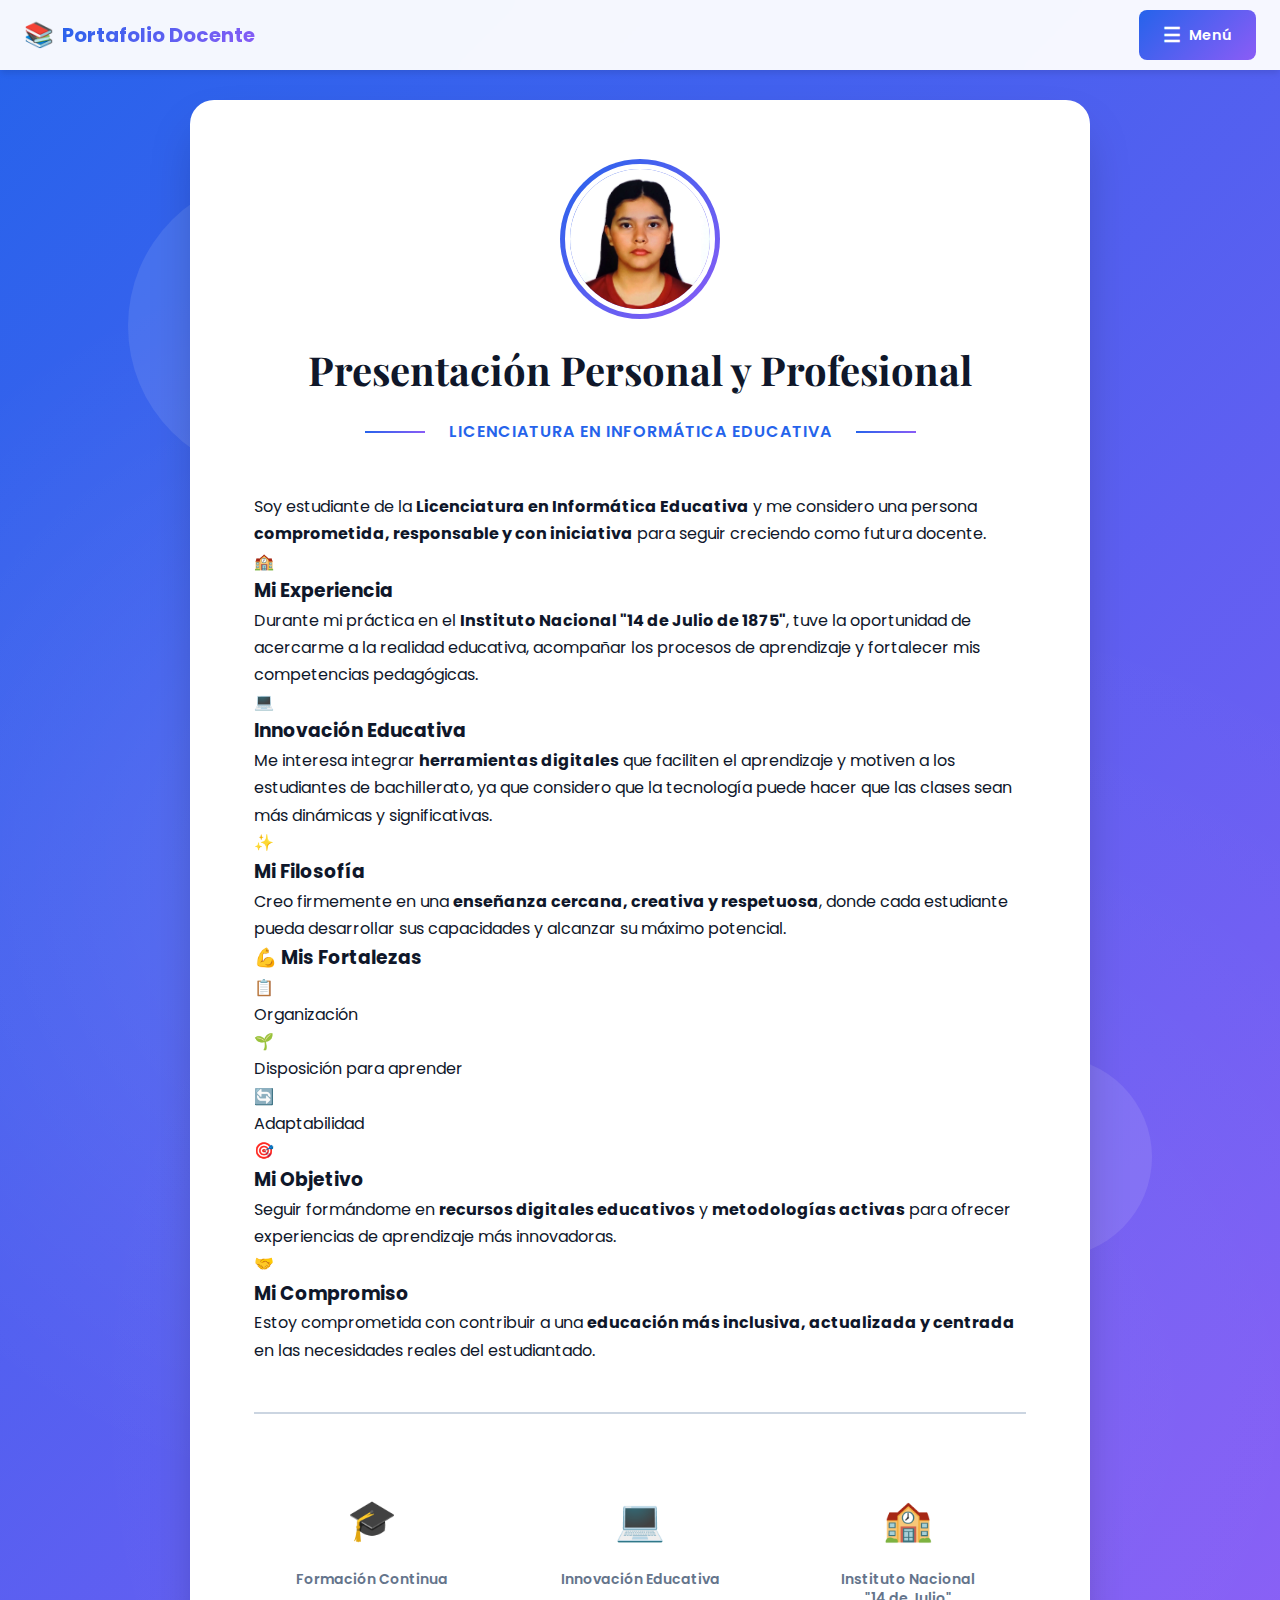
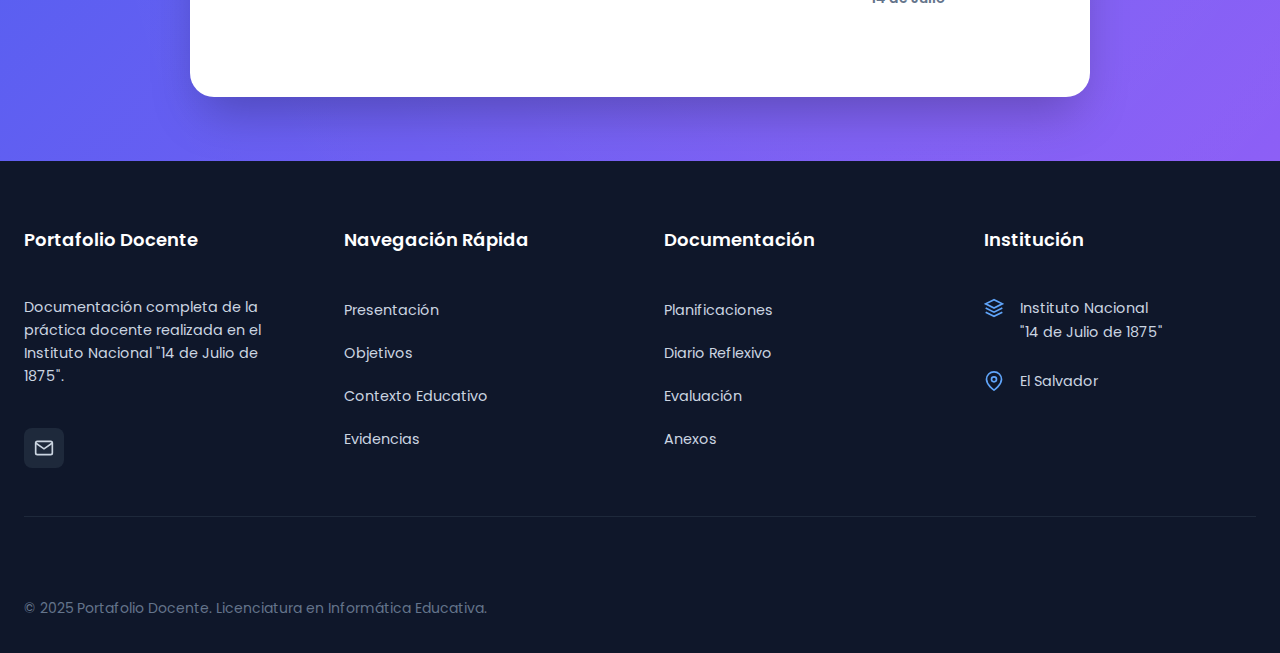
<file: index.html>
<!DOCTYPE html>
<html lang="es">
<head>
    <meta charset="UTF-8">
    <meta name="viewport" content="width=device-width, initial-scale=1.0">
    <title>Portafolio Docente - Práctica Profesional</title>
    <link rel="stylesheet" href="index.css">
    <link rel="preconnect" href="https://fonts.googleapis.com">
    <link rel="preconnect" href="https://fonts.gstatic.com" crossorigin>
    <link href="https://fonts.googleapis.com/css2?family=Poppins:wght@300;400;500;600;700&family=Playfair+Display:wght@700&display=swap" rel="stylesheet">
</head>
<body>
    <!-- Navbar -->
    <nav class="navbar">
        <div class="navbar-container">
            <div class="navbar-brand">
                <span class="brand-icon">📚</span>
                <span class="brand-text">Portafolio Docente</span>
            </div>
            
            <div class="navbar-menu-wrapper">
                <input type="checkbox" id="menu-toggle" class="menu-toggle-checkbox">
                <label for="menu-toggle" class="menu-toggle-label">
                    <span class="menu-icon">☰</span>
                    <span class="menu-text">Menú</span>
                </label>
                
                <ul class="navbar-menu">
                    <li><a href="index.html" class="nav-link">Presentación</a></li>
                    <li><a href="objetivos.html" class="nav-link">Objetivos</a></li>
                    <li><a href="contexto.html" class="nav-link">Contexto</a></li>
                    <li><a href="planeacion.html" class="nav-link">Planeación</a></li>
                    <li><a href="diagnostico.html" class="nav-link">Diagnóstico</a></li>
                    <li><a href="planificaciones.html" class="nav-link">Planificaciones</a></li>
                    <li><a href="evidencias.html" class="nav-link">Evidencias</a></li>
                    <li><a href="diario.html" class="nav-link">Diario Reflexivo</a></li>
                    <li><a href="instrumentos.html" class="nav-link">Instrumentos</a></li>
                    <li><a href="evaluacion.html" class="nav-link">Evaluación</a></li>
                    <li><a href="propuesta.html" class="nav-link">Propuesta</a></li>
                    <li><a href="recursos.html" class="nav-link">Recursos</a></li>
                    <li><a href="experiencias.html" class="nav-link">Experiencias</a></li>
                    <li><a href="anexos.html" class="nav-link">Anexos</a></li>
                </ul>
            </div>
        </div>
    </nav>

    <!-- Hero Section - Presentación Personal -->
    <section class="hero-section" id="presentacion">
        <div class="hero-background">
            <div class="hero-overlay"></div>
            <div class="floating-shapes">
                <div class="shape shape-1"></div>
                <div class="shape shape-2"></div>
                <div class="shape shape-3"></div>
            </div>
        </div>
        
        <div class="hero-content">
            <article class="hero-card">
                <!-- Encabezado con foto -->
                <div class="hero-header">
                    <div class="profile-image">
                        <div class="profile-border"></div>
                        <!-- 👇 COLOCA AQUÍ LA RUTA DE TU FOTO -->
                        <img src="foto.jpg" alt="Foto de perfil" class="profile-photo">
                        <!-- Si no tienes foto aún, deja el src vacío: src="" -->
                    </div>
                    <h1 class="hero-title">Presentación Personal y Profesional</h1>
                    <div class="hero-subtitle">
                        <span class="subtitle-line"></span>
                        <span class="subtitle-text">Licenciatura en Informática Educativa</span>
                        <span class="subtitle-line"></span>
                    </div>
                </div>

                <!-- Contenido principal -->
                <div class="hero-body">
                    <!-- Introducción -->
                    <div class="presentation-intro">
                        <p>
                            Soy estudiante de la <strong>Licenciatura en Informática Educativa</strong> y me considero una persona <strong>comprometida, responsable y con iniciativa</strong> para seguir creciendo como futura docente.
                        </p>
                    </div>

                    <!-- Tarjetas de información -->
                    <div class="info-cards">
                        <article class="info-card card-experience">
                            <div class="card-icon">🏫</div>
                            <h3 class="card-title">Mi Experiencia</h3>
                            <p class="card-text">
                                Durante mi práctica en el <strong>Instituto Nacional "14 de Julio de 1875"</strong>, tuve la oportunidad de acercarme a la realidad educativa, acompañar los procesos de aprendizaje y fortalecer mis competencias pedagógicas.
                            </p>
                        </article>

                        <article class="info-card card-tech">
                            <div class="card-icon">💻</div>
                            <h3 class="card-title">Innovación Educativa</h3>
                            <p class="card-text">
                                Me interesa integrar <strong>herramientas digitales</strong> que faciliten el aprendizaje y motiven a los estudiantes de bachillerato, ya que considero que la tecnología puede hacer que las clases sean más dinámicas y significativas.
                            </p>
                        </article>

                        <article class="info-card card-philosophy">
                            <div class="card-icon">✨</div>
                            <h3 class="card-title">Mi Filosofía</h3>
                            <p class="card-text">
                                Creo firmemente en una <strong>enseñanza cercana, creativa y respetuosa</strong>, donde cada estudiante pueda desarrollar sus capacidades y alcanzar su máximo potencial.
                            </p>
                        </article>
                    </div>

                    <!-- Mis Fortalezas -->
                    <div class="strengths-section">
                        <h3 class="section-subtitle">
                            <span class="subtitle-icon">💪</span>
                            Mis Fortalezas
                        </h3>
                        <div class="strengths-grid">
                            <div class="strength-item">
                                <div class="strength-icon">📋</div>
                                <span class="strength-text">Organización</span>
                            </div>
                            <div class="strength-item">
                                <div class="strength-icon">🌱</div>
                                <span class="strength-text">Disposición para aprender</span>
                            </div>
                            <div class="strength-item">
                                <div class="strength-icon">🔄</div>
                                <span class="strength-text">Adaptabilidad</span>
                            </div>
                        </div>
                    </div>

                    <!-- Objetivos y Compromiso -->
                    <div class="goals-commitment">
                        <article class="goal-box">
                            <div class="goal-header">
                                <div class="goal-icon">🎯</div>
                                <h3 class="goal-title">Mi Objetivo</h3>
                            </div>
                            <p class="goal-text">
                                Seguir formándome en <strong>recursos digitales educativos</strong> y <strong>metodologías activas</strong> para ofrecer experiencias de aprendizaje más innovadoras.
                            </p>
                        </article>

                        <article class="commitment-box">
                            <div class="commitment-header">
                                <div class="commitment-icon">🤝</div>
                                <h3 class="commitment-title">Mi Compromiso</h3>
                            </div>
                            <p class="commitment-text">
                                Estoy comprometida con contribuir a una <strong>educación más inclusiva, actualizada y centrada</strong> en las necesidades reales del estudiantado.
                            </p>
                        </article>
                    </div>
                </div>

                <!-- Estadísticas visuales -->
                <div class="hero-stats">
                    <div class="stat-item">
                        <div class="stat-icon">🎓</div>
                        <div class="stat-content">
                            <span class="stat-label">Formación Continua</span>
                        </div>
                    </div>
                    <div class="stat-item">
                        <div class="stat-icon">💻</div>
                        <div class="stat-content">
                            <span class="stat-label">Innovación Educativa</span>
                        </div>
                    </div>
                    <div class="stat-item">
                        <div class="stat-icon">🏫</div>
                        <div class="stat-content">
                            <span class="stat-label">Instituto Nacional<br>"14 de Julio"</span>
                        </div>
                    </div>
                </div>
            </article>
        </div>

        
    </section>

    <!-- Footer -->
    <footer class="footer">
        <div class="footer-container">
            <div class="footer-top">
                <article class="footer-column">
                    <h3 class="footer-title">Portafolio Docente</h3>
                    <p class="footer-description">
                        Documentación completa de la práctica docente realizada en el Instituto Nacional "14 de Julio de 1875".
                    </p>
                    <div class="footer-social">
                        <a href="/cdn-cgi/l/email-protection#42212d2c362321362d022728272f322e2d6c212d2f" class="social-link" aria-label="Email">
                            <svg viewBox="0 0 24 24" fill="none" xmlns="http://www.w3.org/2000/svg">
                                <path d="M4 4H20C21.1 4 22 4.9 22 6V18C22 19.1 21.1 20 20 20H4C2.9 20 2 19.1 2 18V6C2 4.9 2.9 4 4 4Z" stroke="currentColor" stroke-width="2"/>
                                <path d="M22 6L12 13L2 6" stroke="currentColor" stroke-width="2"/>
                            </svg>
                        </a>
                    </div>
                </article>

                <article class="footer-column">
                    <h3 class="footer-title">Navegación Rápida</h3>
                    <ul class="footer-links">
                        <li><a href="#presentacion" class="footer-link">Presentación</a></li>
                        <li><a href="#objetivos" class="footer-link">Objetivos</a></li>
                        <li><a href="#contexto" class="footer-link">Contexto Educativo</a></li>
                        <li><a href="#evidencias" class="footer-link">Evidencias</a></li>
                    </ul>
                </article>

                <article class="footer-column">
                    <h3 class="footer-title">Documentación</h3>
                    <ul class="footer-links">
                        <li><a href="#planificaciones" class="footer-link">Planificaciones</a></li>
                        <li><a href="#diario" class="footer-link">Diario Reflexivo</a></li>
                        <li><a href="#evaluacion" class="footer-link">Evaluación</a></li>
                        <li><a href="#anexos" class="footer-link">Anexos</a></li>
                    </ul>
                </article>

                <article class="footer-column">
                    <h3 class="footer-title">Institución</h3>
                    <ul class="footer-info">
                        <li>
                            <svg class="footer-icon" viewBox="0 0 24 24" fill="none" xmlns="http://www.w3.org/2000/svg">
                                <path d="M12 2L2 7L12 12L22 7L12 2Z" stroke="currentColor" stroke-width="2"/>
                                <path d="M2 17L12 22L22 17" stroke="currentColor" stroke-width="2"/>
                                <path d="M2 12L12 17L22 12" stroke="currentColor" stroke-width="2"/>
                            </svg>
                            <span>Instituto Nacional<br/>"14 de Julio de 1875"</span>
                        </li>
                        <li>
                            <svg class="footer-icon" viewBox="0 0 24 24" fill="none" xmlns="http://www.w3.org/2000/svg">
                                <path d="M21 10C21 17 12 23 12 23C12 23 3 17 3 10C3 7.61305 3.94821 5.32387 5.63604 3.63604C7.32387 1.94821 9.61305 1 12 1C14.3869 1 16.6761 1.94821 18.364 3.63604C20.0518 5.32387 21 7.61305 21 10Z" stroke="currentColor" stroke-width="2"/>
                                <circle cx="12" cy="10" r="3" stroke="currentColor" stroke-width="2"/>
                            </svg>
                            <span>El Salvador</span>
                        </li>
                    </ul>
                </article>
            </div>

            <div class="footer-bottom">
                <p class="footer-copyright">
                    &copy; 2025 Portafolio Docente. Licenciatura en Informática Educativa.
                </p>
                
            </div>
</file>
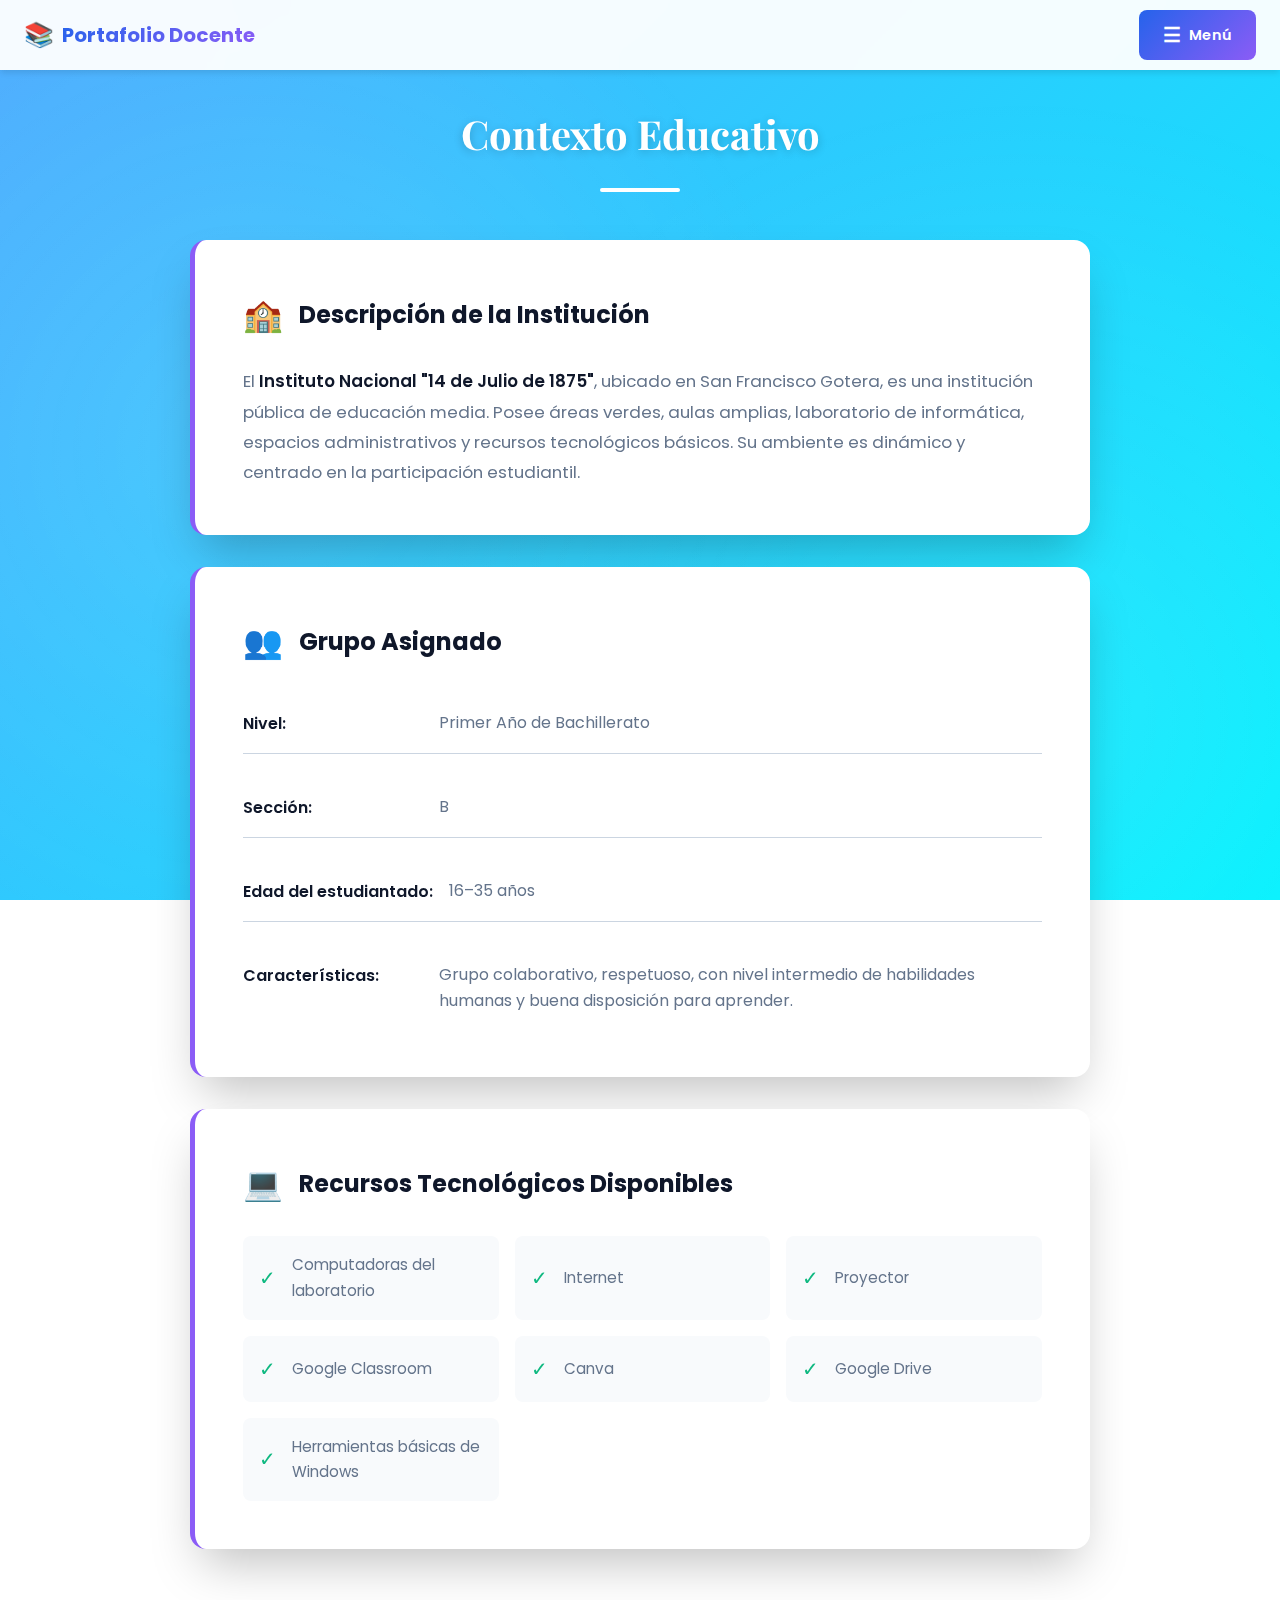
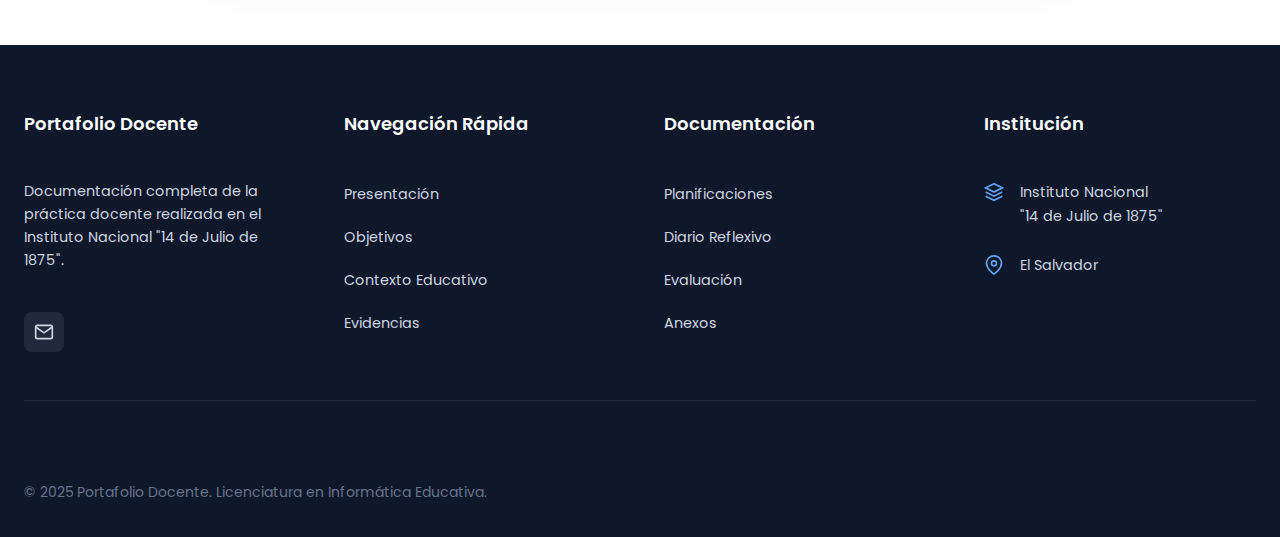
<file: contexto.html>
<!DOCTYPE html>
<html lang="es">
<head>
    <meta charset="UTF-8">
    <meta name="viewport" content="width=device-width, initial-scale=1.0">
    <title>Contexto Educativo - Portafolio Docente</title>
    <link rel="stylesheet" href="contexto.css">
    <link rel="preconnect" href="https://fonts.googleapis.com">
    <link rel="preconnect" href="https://fonts.gstatic.com" crossorigin>
    <link href="https://fonts.googleapis.com/css2?family=Poppins:wght@300;400;500;600;700&family=Playfair+Display:wght@700&display=swap" rel="stylesheet">
</head>
<body>
    <!-- Navbar -->
    <nav class="navbar">
        <div class="navbar-container">
            <div class="navbar-brand">
                <span class="brand-icon">📚</span>
                <span class="brand-text">Portafolio Docente</span>
            </div>
            
            <div class="navbar-menu-wrapper">
                <input type="checkbox" id="menu-toggle" class="menu-toggle-checkbox">
                <label for="menu-toggle" class="menu-toggle-label">
                    <span class="menu-icon">☰</span>
                    <span class="menu-text">Menú</span>
                </label>
                
                <ul class="navbar-menu">
                    <li><a href="index.html" class="nav-link">Presentación</a></li>
                    <li><a href="objetivos.html" class="nav-link">Objetivos</a></li>
                    <li><a href="contexto.html" class="nav-link">Contexto</a></li>
                    <li><a href="planeacion.html" class="nav-link">Planeación</a></li>
                    <li><a href="diagnostico.html" class="nav-link">Diagnóstico</a></li>
                    <li><a href="planificaciones.html" class="nav-link">Planificaciones</a></li>
                    <li><a href="evidencias.html" class="nav-link">Evidencias</a></li>
                    <li><a href="diario.html" class="nav-link">Diario Reflexivo</a></li>
                    <li><a href="instrumentos.html" class="nav-link">Instrumentos</a></li>
                    <li><a href="evaluacion.html" class="nav-link">Evaluación</a></li>
                    <li><a href="propuesta.html" class="nav-link">Propuesta</a></li>
                    <li><a href="recursos.html" class="nav-link">Recursos</a></li>
                    <li><a href="experiencias.html" class="nav-link">Experiencias</a></li>
                    <li><a href="anexos.html" class="nav-link">Anexos</a></li>
                </ul>
            </div>
        </div>
    </nav>

    <!-- Sección: Contexto Educativo -->
    <section class="content-section" id="contexto">
        <div class="section-container">
            <h2 class="section-title">Contexto Educativo</h2>
            
            <article class="context-content">
                <!-- Descripción de la institución -->
                <div class="context-block">
                    <div class="context-header">
                        <span class="context-icon">🏫</span>
                        <h3 class="context-title">Descripción de la Institución</h3>
                    </div>
                    <p class="context-text">
                        El <strong>Instituto Nacional "14 de Julio de 1875"</strong>, ubicado en San Francisco Gotera, es una institución pública de educación media. Posee áreas verdes, aulas amplias, laboratorio de informática, espacios administrativos y recursos tecnológicos básicos. Su ambiente es dinámico y centrado en la participación estudiantil.
                    </p>
                </div>

                <!-- Grupo asignado -->
                <div class="context-block">
                    <div class="context-header">
                        <span class="context-icon">👥</span>
                        <h3 class="context-title">Grupo Asignado</h3>
                    </div>
                    <div class="group-info">
                        <div class="info-row">
                            <span class="info-label">Nivel:</span>
                            <span class="info-value">Primer Año de Bachillerato</span>
                        </div>
                        <div class="info-row">
                            <span class="info-label">Sección:</span>
                            <span class="info-value">B</span>
                        </div>
                        <div class="info-row">
                            <span class="info-label">Edad del estudiantado:</span>
                            <span class="info-value">16–35 años</span>
                        </div>
                        <div class="info-row">
                            <span class="info-label">Características:</span>
                            <span class="info-value">Grupo colaborativo, respetuoso, con nivel intermedio de habilidades humanas y buena disposición para aprender.</span>
                        </div>
                    </div>
                </div>

                <!-- Recursos tecnológicos -->
                <div class="context-block">
                    <div class="context-header">
                        <span class="context-icon">💻</span>
                        <h3 class="context-title">Recursos Tecnológicos Disponibles</h3>
                    </div>
                    <ul class="resources-list">
                        <li class="resource-item">
                            <span class="resource-bullet">✓</span>
                            <span class="resource-text">Computadoras del laboratorio</span>
                        </li>
                        <li class="resource-item">
                            <span class="resource-bullet">✓</span>
                            <span class="resource-text">Internet</span>
                        </li>
                        <li class="resource-item">
                            <span class="resource-bullet">✓</span>
                            <span class="resource-text">Proyector</span>
                        </li>
                        <li class="resource-item">
                            <span class="resource-bullet">✓</span>
                            <span class="resource-text">Google Classroom</span>
                        </li>
                        <li class="resource-item">
                            <span class="resource-bullet">✓</span>
                            <span class="resource-text">Canva</span>
                        </li>
                        <li class="resource-item">
                            <span class="resource-bullet">✓</span>
                            <span class="resource-text">Google Drive</span>
                        </li>
                        <li class="resource-item">
                            <span class="resource-bullet">✓</span>
                            <span class="resource-text">Herramientas básicas de Windows</span>
                        </li>
                    </ul>
                </div>
            </article>
        </div>
    </section>

    <!-- Footer -->
    <footer class="footer">
        <div class="footer-container">
            <div class="footer-top">
                <article class="footer-column">
                    <h3 class="footer-title">Portafolio Docente</h3>
                    <p class="footer-description">
                        Documentación completa de la práctica docente realizada en el Instituto Nacional "14 de Julio de 1875".
                    </p>
                    <div class="footer-social">
                        <a href="mailto:contacto@ejemplo.com" class="social-link" aria-label="Email">
                            <svg viewBox="0 0 24 24" fill="none" xmlns="http://www.w3.org/2000/svg">
                                <path d="M4 4H20C21.1 4 22 4.9 22 6V18C22 19.1 21.1 20 20 20H4C2.9 20 2 19.1 2 18V6C2 4.9 2.9 4 4 4Z" stroke="currentColor" stroke-width="2"/>
                                <path d="M22 6L12 13L2 6" stroke="currentColor" stroke-width="2"/>
                            </svg>
                        </a>
                    </div>
                </article>

                <article class="footer-column">
                    <h3 class="footer-title">Navegación Rápida</h3>
                    <ul class="footer-links">
                        <li><a href="index.html" class="footer-link">Presentación</a></li>
                        <li><a href="objetivos.html" class="footer-link">Objetivos</a></li>
                        <li><a href="contexto.html" class="footer-link">Contexto Educativo</a></li>
                        <li><a href="evidencias.html" class="footer-link">Evidencias</a></li>
                    </ul>
                </article>

                <article class="footer-column">
                    <h3 class="footer-title">Documentación</h3>
                    <ul class="footer-links">
                        <li><a href="planificaciones.html" class="footer-link">Planificaciones</a></li>
                        <li><a href="diario.html" class="footer-link">Diario Reflexivo</a></li>
                        <li><a href="evaluacion.html" class="footer-link">Evaluación</a></li>
                        <li><a href="anexos.html" class="footer-link">Anexos</a></li>
                    </ul>
                </article>

                <article class="footer-column">
                    <h3 class="footer-title">Institución</h3>
                    <ul class="footer-info">
                        <li>
                            <svg class="footer-icon" viewBox="0 0 24 24" fill="none" xmlns="http://www.w3.org/2000/svg">
                                <path d="M12 2L2 7L12 12L22 7L12 2Z" stroke="currentColor" stroke-width="2"/>
                                <path d="M2 17L12 22L22 17" stroke="currentColor" stroke-width="2"/>
                                <path d="M2 12L12 17L22 12" stroke="currentColor" stroke-width="2"/>
                            </svg>
                            <span>Instituto Nacional<br/>"14 de Julio de 1875"</span>
                        </li>
                        <li>
                            <svg class="footer-icon" viewBox="0 0 24 24" fill="none" xmlns="http://www.w3.org/2000/svg">
                                <path d="M21 10C21 17 12 23 12 23C12 23 3 17 3 10C3 7.61305 3.94821 5.32387 5.63604 3.63604C7.32387 1.94821 9.61305 1 12 1C14.3869 1 16.6761 1.94821 18.364 3.63604C20.0518 5.32387 21 7.61305 21 10Z" stroke="currentColor" stroke-width="2"/>
                                <circle cx="12" cy="10" r="3" stroke="currentColor" stroke-width="2"/>
                            </svg>
                            <span>El Salvador</span>
                        </li>
                    </ul>
                </article>
            </div>

            <div class="footer-bottom">
                <p class="footer-copyright">
                    &copy; 2025 Portafolio Docente. Licenciatura en Informática Educativa.
                </p>
                
            </div>
        </div>
    </footer>

</body>
</html>
</file>
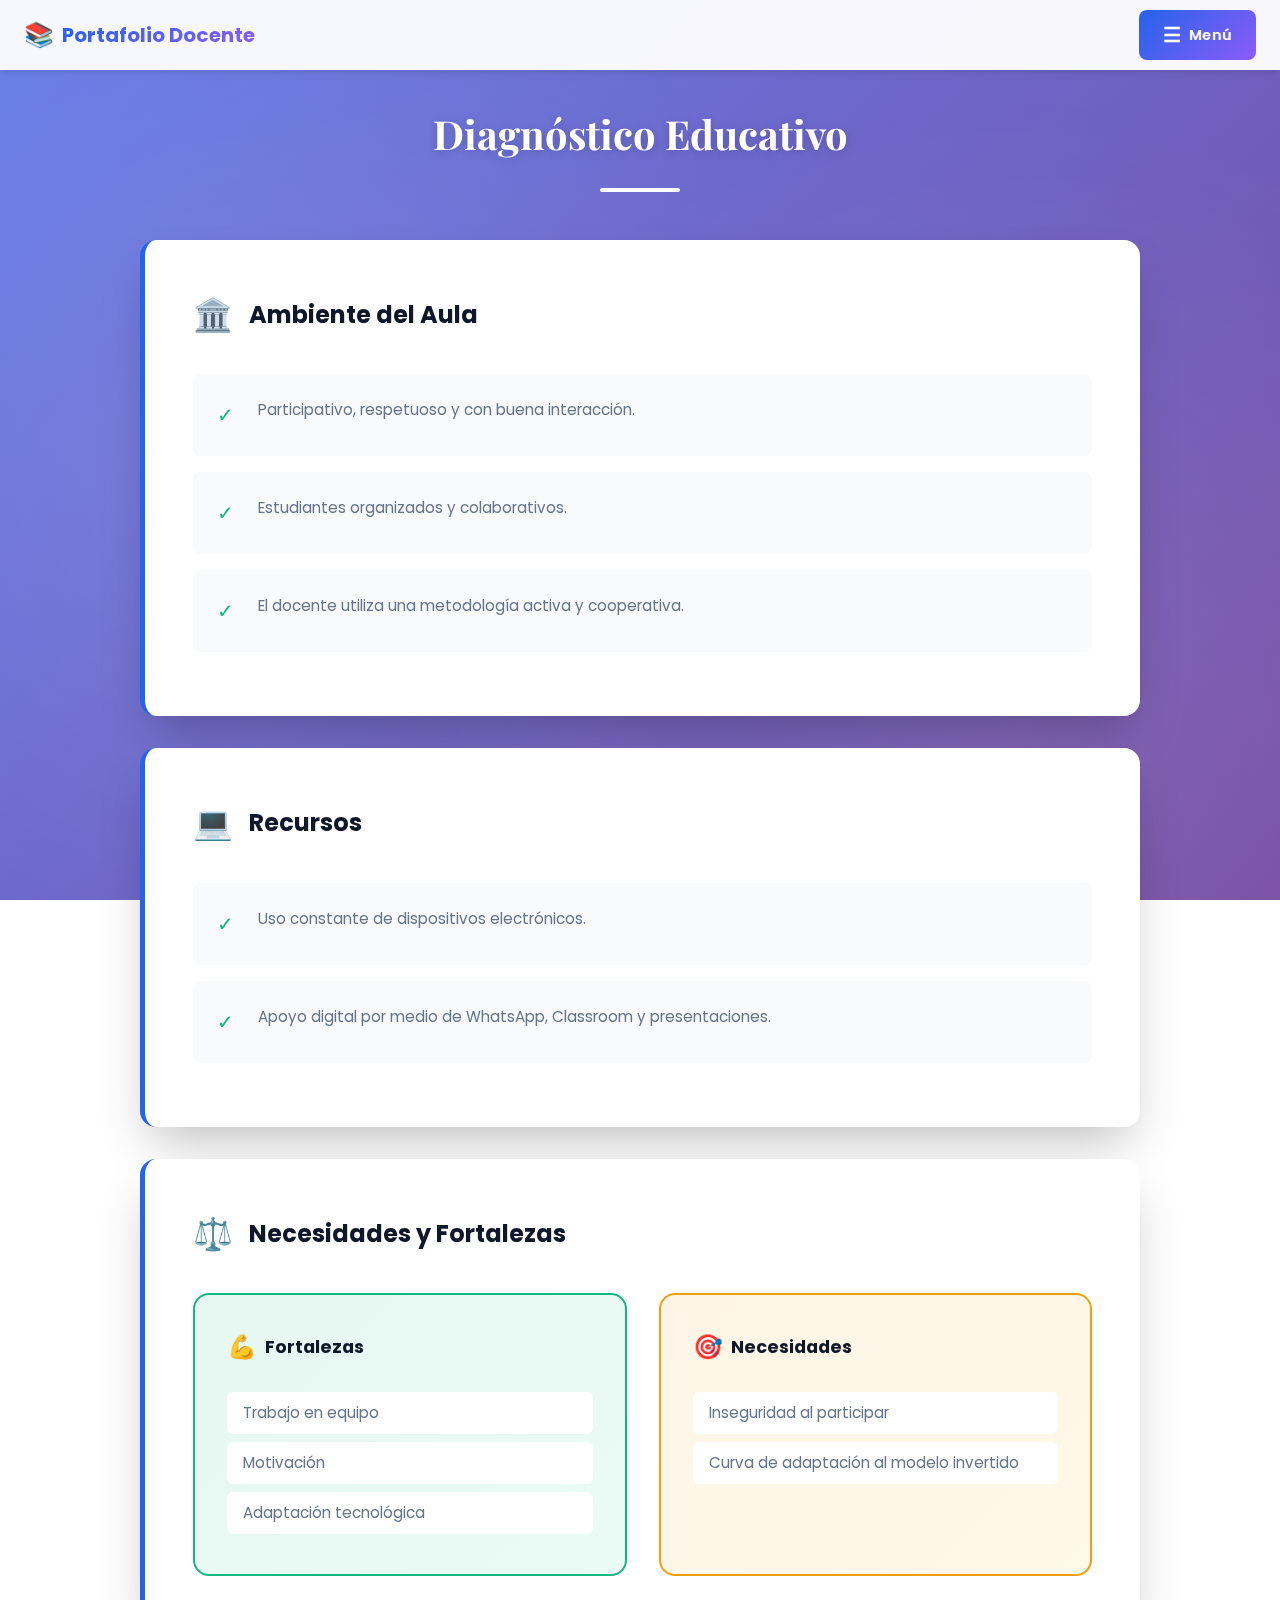
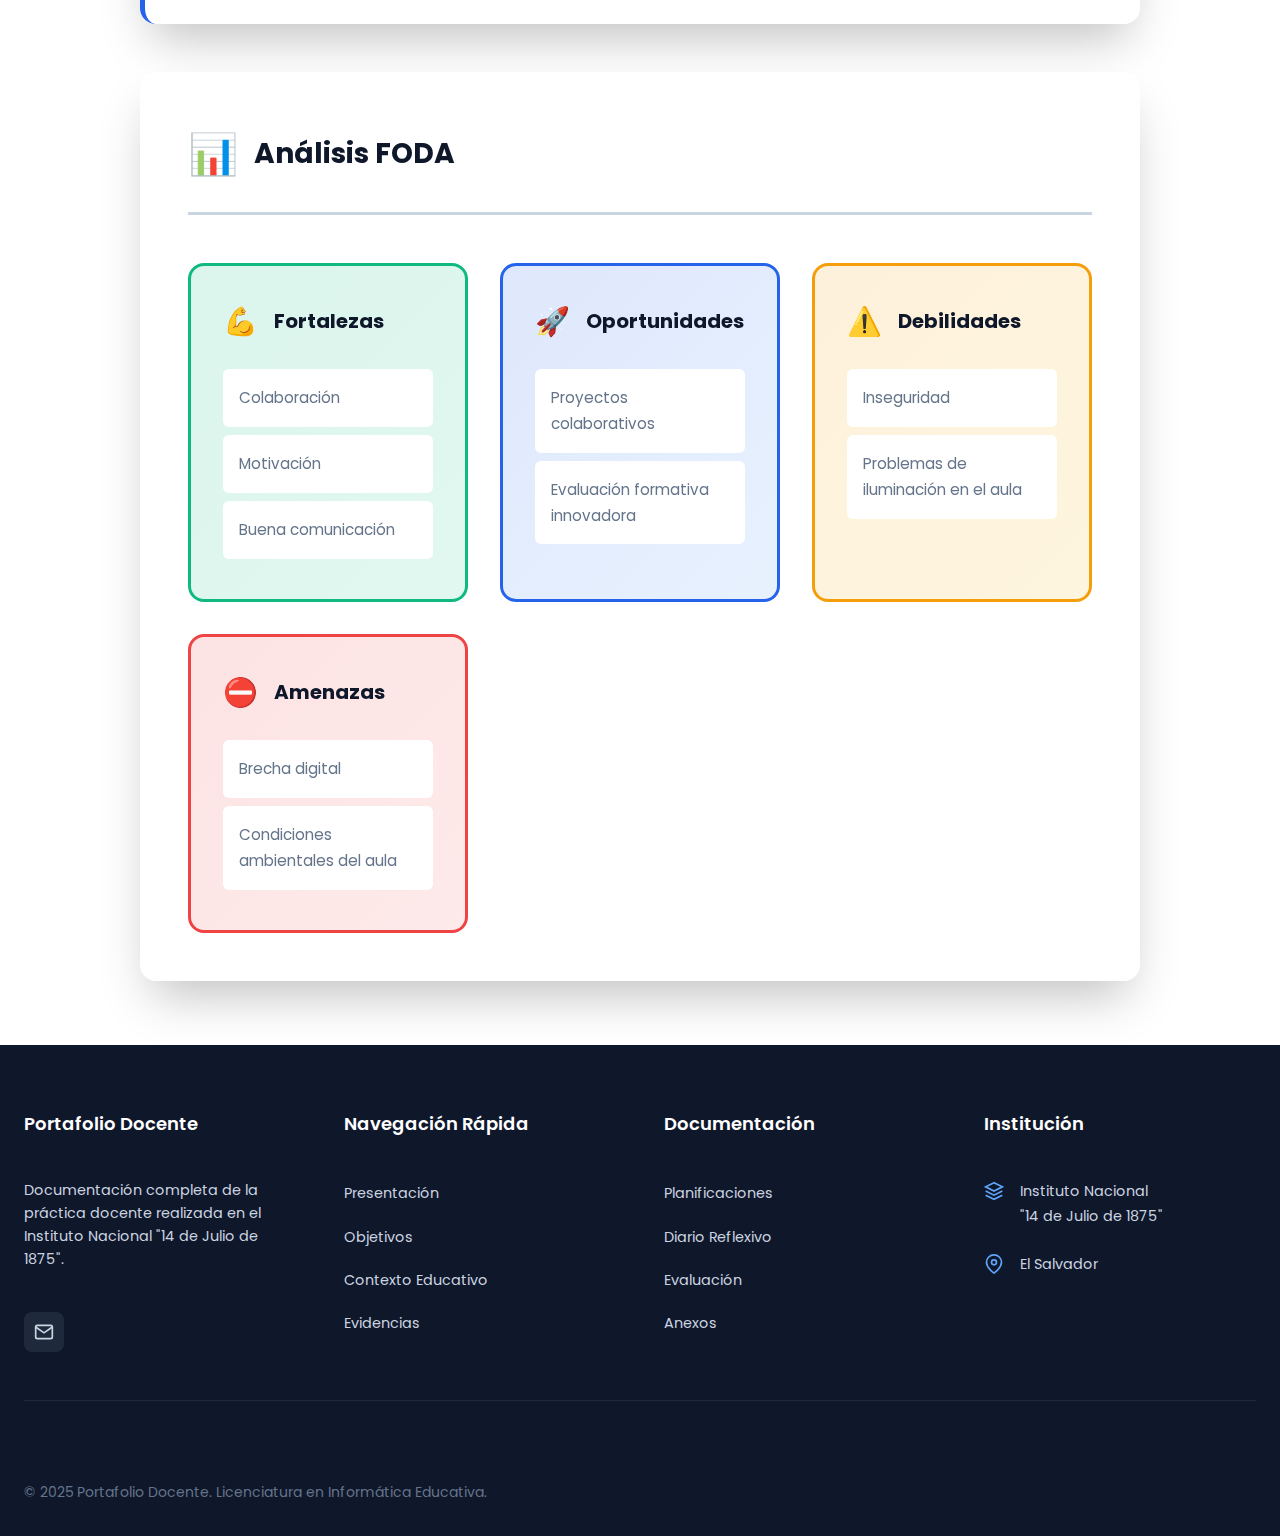
<file: diagnostico.html>
<!DOCTYPE html>
<html lang="es">
<head>
    <meta charset="UTF-8">
    <meta name="viewport" content="width=device-width, initial-scale=1.0">
    <title>Diagnóstico Educativo - Portafolio Docente</title>
    <link rel="stylesheet" href="diagnostico.css">
    <link rel="preconnect" href="https://fonts.googleapis.com">
    <link rel="preconnect" href="https://fonts.gstatic.com" crossorigin>
    <link href="https://fonts.googleapis.com/css2?family=Poppins:wght@300;400;500;600;700&family=Playfair+Display:wght@700&display=swap" rel="stylesheet">
</head>
<body>
    <!-- Navbar -->
    <nav class="navbar">
        <div class="navbar-container">
            <div class="navbar-brand">
                <span class="brand-icon">📚</span>
                <span class="brand-text">Portafolio Docente</span>
            </div>
            
            <div class="navbar-menu-wrapper">
                <input type="checkbox" id="menu-toggle" class="menu-toggle-checkbox">
                <label for="menu-toggle" class="menu-toggle-label">
                    <span class="menu-icon">☰</span>
                    <span class="menu-text">Menú</span>
                </label>
                
                <ul class="navbar-menu">
                    <li><a href="index.html" class="nav-link">Presentación</a></li>
                    <li><a href="objetivos.html" class="nav-link">Objetivos</a></li>
                    <li><a href="contexto.html" class="nav-link">Contexto</a></li>
                    <li><a href="planeacion.html" class="nav-link">Planeación</a></li>
                    <li><a href="diagnostico.html" class="nav-link">Diagnóstico</a></li>
                    <li><a href="planificaciones.html" class="nav-link">Planificaciones</a></li>
                    <li><a href="evidencias.html" class="nav-link">Evidencias</a></li>
                    <li><a href="diario.html" class="nav-link">Diario Reflexivo</a></li>
                    <li><a href="instrumentos.html" class="nav-link">Instrumentos</a></li>
                    <li><a href="evaluacion.html" class="nav-link">Evaluación</a></li>
                    <li><a href="propuesta.html" class="nav-link">Propuesta</a></li>
                    <li><a href="recursos.html" class="nav-link">Recursos</a></li>
                    <li><a href="experiencias.html" class="nav-link">Experiencias</a></li>
                    <li><a href="anexos.html" class="nav-link">Anexos</a></li>
                </ul>
            </div>
        </div>
    </nav>

    <!-- Sección: Diagnóstico Educativo -->
    <section class="content-section" id="diagnostico">
        <div class="section-container">
            <h2 class="section-title">Diagnóstico Educativo</h2>
            
            <article class="diagnostico-content">
                <!-- Ambiente del Aula -->
                <div class="diagnostic-block">
                    <div class="block-header">
                        <span class="block-icon">🏛️</span>
                        <h3 class="block-title">Ambiente del Aula</h3>
                    </div>
                    <ul class="diagnostic-list">
                        <li class="diagnostic-item">
                            <span class="item-icon">✓</span>
                            <span class="item-text">Participativo, respetuoso y con buena interacción.</span>
                        </li>
                        <li class="diagnostic-item">
                            <span class="item-icon">✓</span>
                            <span class="item-text">Estudiantes organizados y colaborativos.</span>
                        </li>
                        <li class="diagnostic-item">
                            <span class="item-icon">✓</span>
                            <span class="item-text">El docente utiliza una metodología activa y cooperativa.</span>
                        </li>
                    </ul>
                </div>

                <!-- Recursos -->
                <div class="diagnostic-block">
                    <div class="block-header">
                        <span class="block-icon">💻</span>
                        <h3 class="block-title">Recursos</h3>
                    </div>
                    <ul class="diagnostic-list">
                        <li class="diagnostic-item">
                            <span class="item-icon">✓</span>
                            <span class="item-text">Uso constante de dispositivos electrónicos.</span>
                        </li>
                        <li class="diagnostic-item">
                            <span class="item-icon">✓</span>
                            <span class="item-text">Apoyo digital por medio de WhatsApp, Classroom y presentaciones.</span>
                        </li>
                    </ul>
                </div>

                <!-- Necesidades y Fortalezas -->
                <div class="diagnostic-block">
                    <div class="block-header">
                        <span class="block-icon">⚖️</span>
                        <h3 class="block-title">Necesidades y Fortalezas</h3>
                    </div>
                    
                    <div class="needs-strengths-grid">
                        <div class="strengths-section">
                            <h4 class="subsection-title">
                                <span class="subsection-icon">💪</span>
                                Fortalezas
                            </h4>
                            <ul class="subsection-list">
                                <li>Trabajo en equipo</li>
                                <li>Motivación</li>
                                <li>Adaptación tecnológica</li>
                            </ul>
                        </div>
                        
                        <div class="needs-section">
                            <h4 class="subsection-title">
                                <span class="subsection-icon">🎯</span>
                                Necesidades
                            </h4>
                            <ul class="subsection-list">
                                <li>Inseguridad al participar</li>
                                <li>Curva de adaptación al modelo invertido</li>
                            </ul>
                        </div>
                    </div>
                </div>

                <!-- Análisis FODA -->
                <div class="foda-container">
                    <div class="foda-header">
                        <span class="foda-icon">📊</span>
                        <h3 class="foda-title">Análisis FODA</h3>
                    </div>
                    
                    <div class="foda-grid">
                        <!-- Fortalezas -->
                        <div class="foda-card fortalezas">
                            <div class="foda-card-header">
                                <span class="foda-card-icon">💪</span>
                                <h4 class="foda-card-title">Fortalezas</h4>
                            </div>
                            <ul class="foda-list">
                                <li>Colaboración</li>
                                <li>Motivación</li>
                                <li>Buena comunicación</li>
                            </ul>
                        </div>

                        <!-- Oportunidades -->
                        <div class="foda-card oportunidades">
                            <div class="foda-card-header">
                                <span class="foda-card-icon">🚀</span>
                                <h4 class="foda-card-title">Oportunidades</h4>
                            </div>
                            <ul class="foda-list">
                                <li>Proyectos colaborativos</li>
                                <li>Evaluación formativa innovadora</li>
                            </ul>
                        </div>

                        <!-- Debilidades -->
                        <div class="foda-card debilidades">
                            <div class="foda-card-header">
                                <span class="foda-card-icon">⚠️</span>
                                <h4 class="foda-card-title">Debilidades</h4>
                            </div>
                            <ul class="foda-list">
                                <li>Inseguridad</li>
                                <li>Problemas de iluminación en el aula</li>
                            </ul>
                        </div>

                        <!-- Amenazas -->
                        <div class="foda-card amenazas">
                            <div class="foda-card-header">
                                <span class="foda-card-icon">⛔</span>
                                <h4 class="foda-card-title">Amenazas</h4>
                            </div>
                            <ul class="foda-list">
                                <li>Brecha digital</li>
                                <li>Condiciones ambientales del aula</li>
                            </ul>
                        </div>
                    </div>
                </div>
            </article>
        </div>
    </section>

    <!-- Footer -->
    <footer class="footer">
        <div class="footer-container">
            <div class="footer-top">
                <article class="footer-column">
                    <h3 class="footer-title">Portafolio Docente</h3>
                    <p class="footer-description">
                        Documentación completa de la práctica docente realizada en el Instituto Nacional "14 de Julio de 1875".
                    </p>
                    <div class="footer-social">
                        <a href="mailto:contacto@ejemplo.com" class="social-link" aria-label="Email">
                            <svg viewBox="0 0 24 24" fill="none" xmlns="http://www.w3.org/2000/svg">
                                <path d="M4 4H20C21.1 4 22 4.9 22 6V18C22 19.1 21.1 20 20 20H4C2.9 20 2 19.1 2 18V6C2 4.9 2.9 4 4 4Z" stroke="currentColor" stroke-width="2"/>
                                <path d="M22 6L12 13L2 6" stroke="currentColor" stroke-width="2"/>
                            </svg>
                        </a>
                    </div>
                </article>

                <article class="footer-column">
                    <h3 class="footer-title">Navegación Rápida</h3>
                    <ul class="footer-links">
                        <li><a href="index.html" class="footer-link">Presentación</a></li>
                        <li><a href="objetivos.html" class="footer-link">Objetivos</a></li>
                        <li><a href="contexto.html" class="footer-link">Contexto Educativo</a></li>
                        <li><a href="evidencias.html" class="footer-link">Evidencias</a></li>
                    </ul>
                </article>

                <article class="footer-column">
                    <h3 class="footer-title">Documentación</h3>
                    <ul class="footer-links">
                        <li><a href="planificaciones.html" class="footer-link">Planificaciones</a></li>
                        <li><a href="diario.html" class="footer-link">Diario Reflexivo</a></li>
                        <li><a href="evaluacion.html" class="footer-link">Evaluación</a></li>
                        <li><a href="anexos.html" class="footer-link">Anexos</a></li>
                    </ul>
                </article>

                <article class="footer-column">
                    <h3 class="footer-title">Institución</h3>
                    <ul class="footer-info">
                        <li>
                            <svg class="footer-icon" viewBox="0 0 24 24" fill="none" xmlns="http://www.w3.org/2000/svg">
                                <path d="M12 2L2 7L12 12L22 7L12 2Z" stroke="currentColor" stroke-width="2"/>
                                <path d="M2 17L12 22L22 17" stroke="currentColor" stroke-width="2"/>
                                <path d="M2 12L12 17L22 12" stroke="currentColor" stroke-width="2"/>
                            </svg>
                            <span>Instituto Nacional<br/>"14 de Julio de 1875"</span>
                        </li>
                        <li>
                            <svg class="footer-icon" viewBox="0 0 24 24" fill="none" xmlns="http://www.w3.org/2000/svg">
                                <path d="M21 10C21 17 12 23 12 23C12 23 3 17 3 10C3 7.61305 3.94821 5.32387 5.63604 3.63604C7.32387 1.94821 9.61305 1 12 1C14.3869 1 16.6761 1.94821 18.364 3.63604C20.0518 5.32387 21 7.61305 21 10Z" stroke="currentColor" stroke-width="2"/>
                                <circle cx="12" cy="10" r="3" stroke="currentColor" stroke-width="2"/>
                            </svg>
                            <span>El Salvador</span>
                        </li>
                    </ul>
                </article>
            </div>

            <div class="footer-bottom">
                <p class="footer-copyright">
                    &copy; 2025 Portafolio Docente. Licenciatura en Informática Educativa.
                </p>
                
            </div>
        </div>
    </footer>

</body>
</html>
</file>
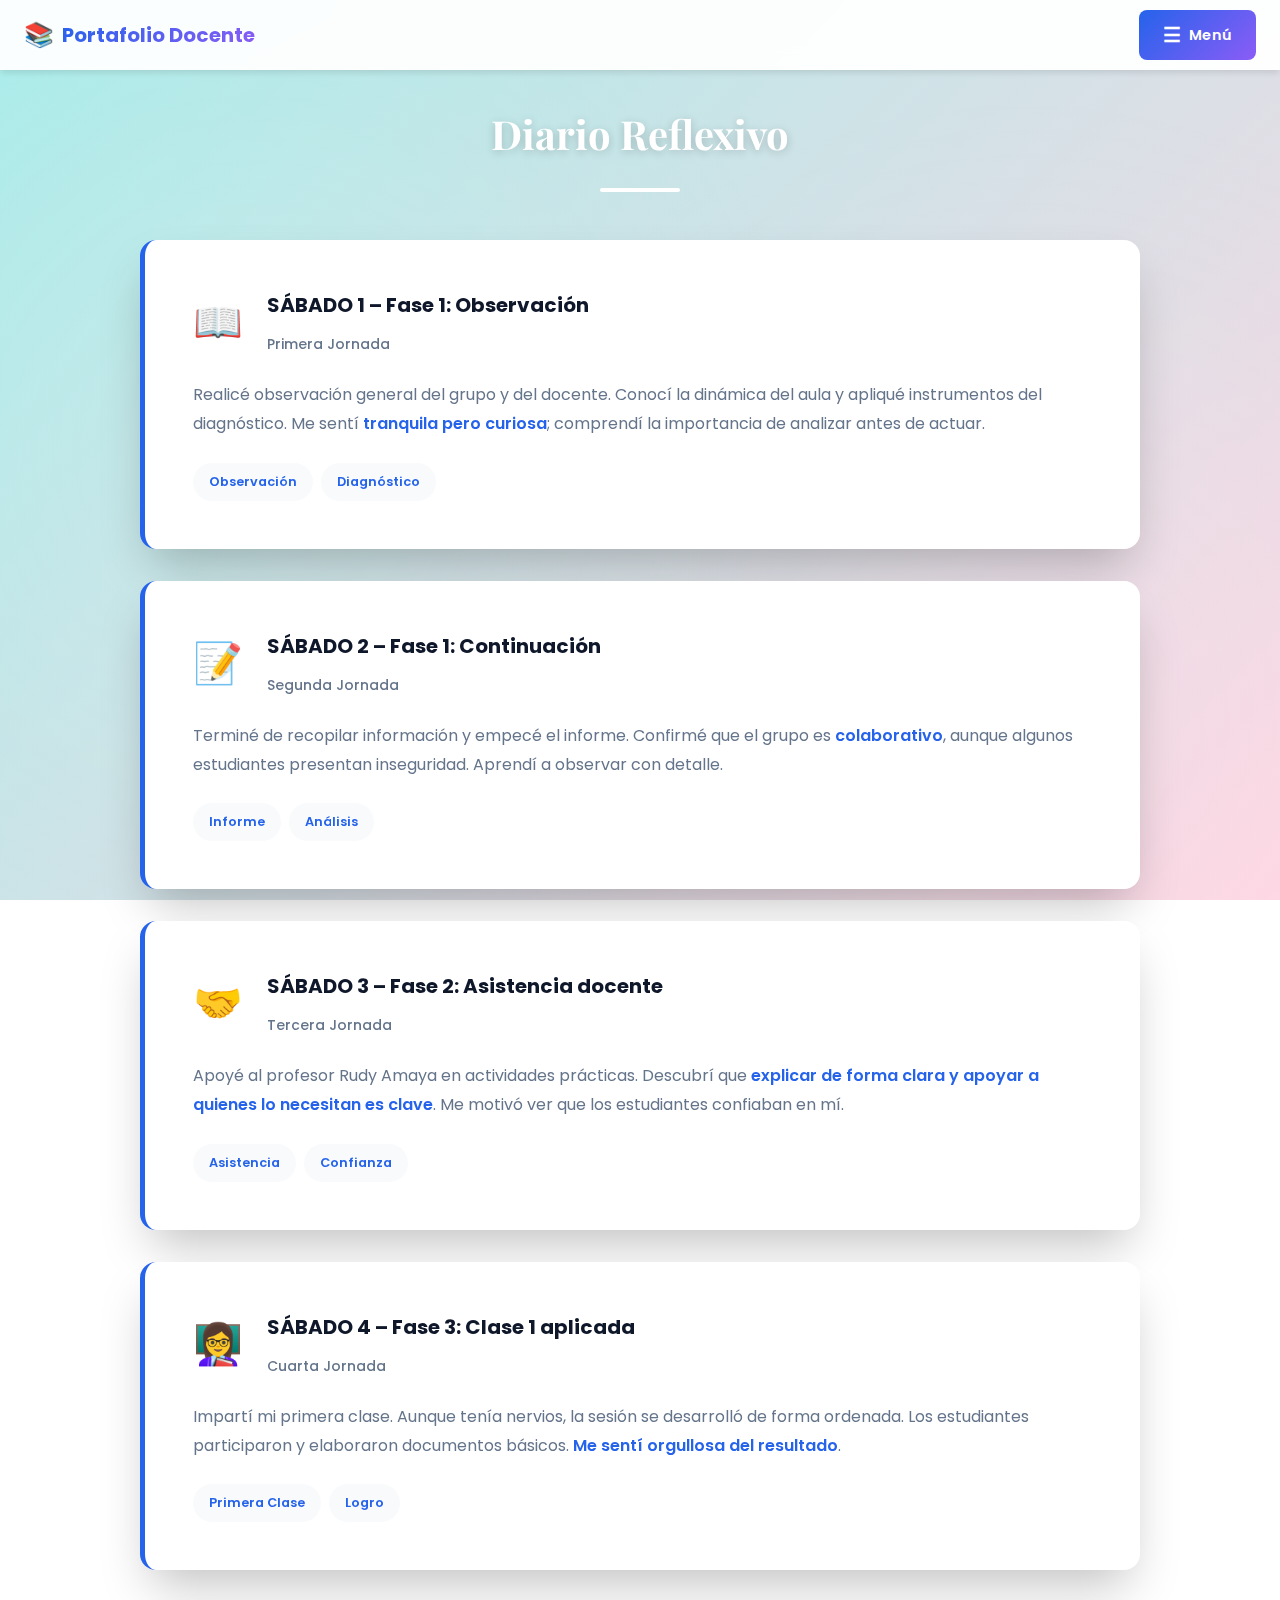
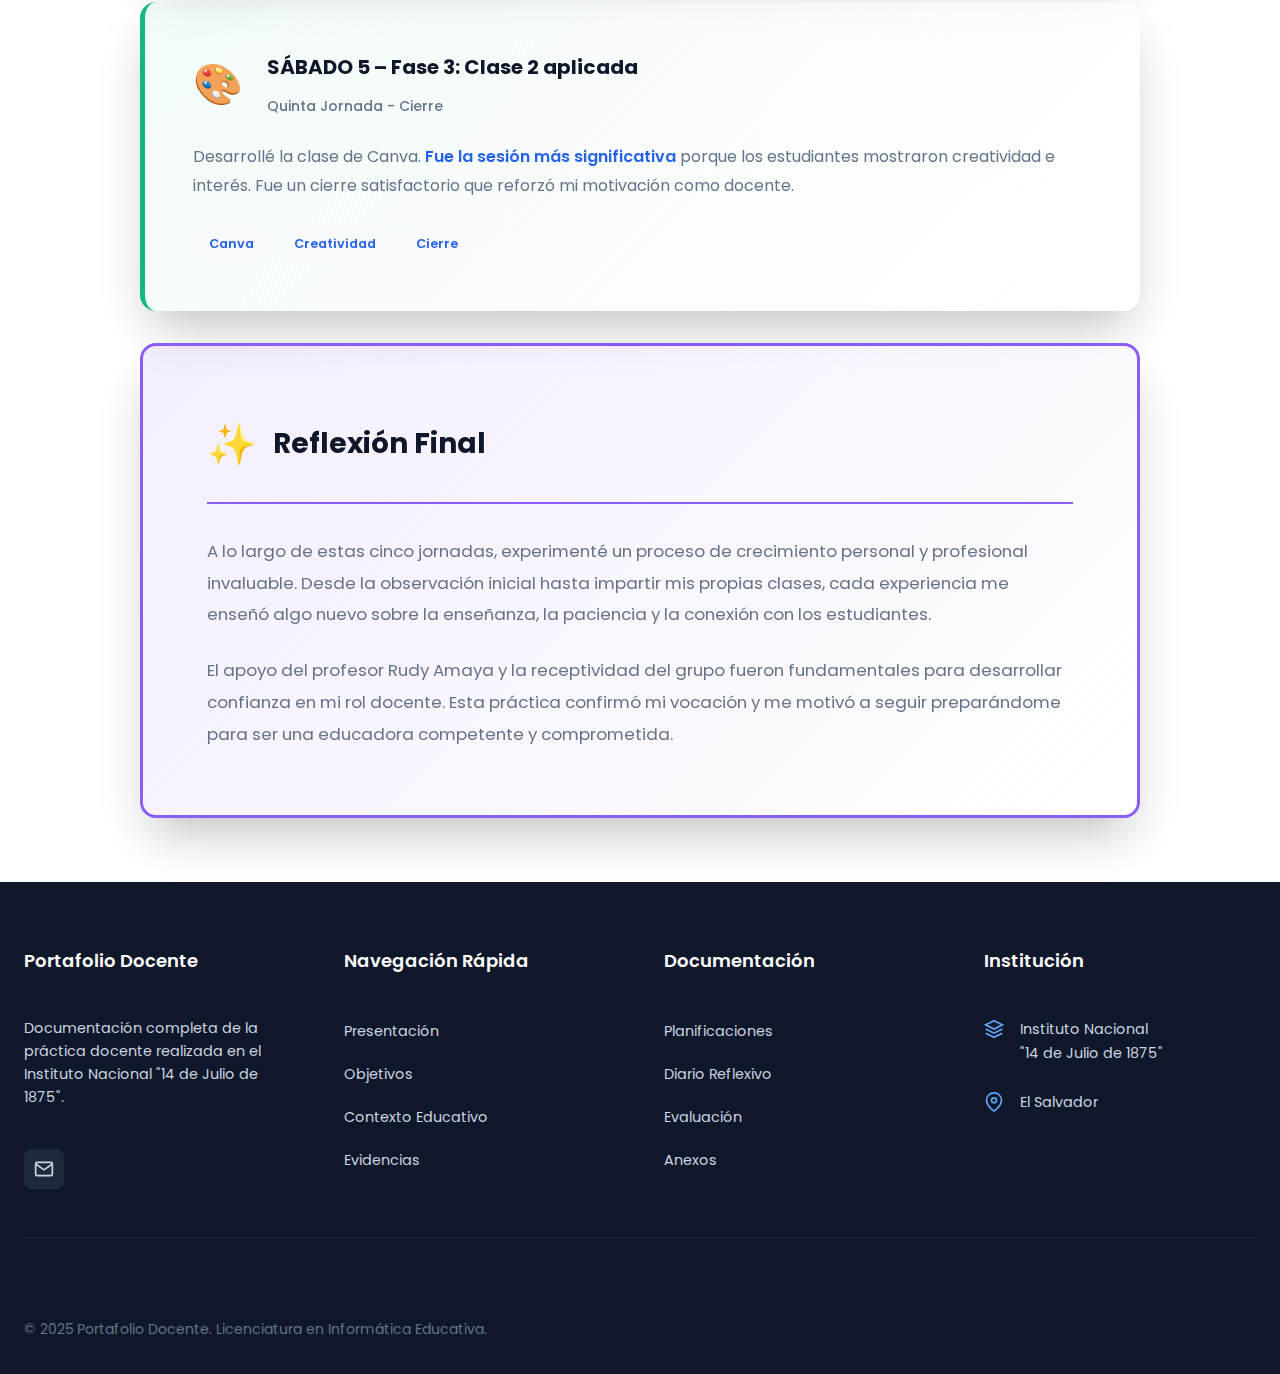
<file: diario.html>
<!DOCTYPE html>
<html lang="es">
<head>
    <meta charset="UTF-8">
    <meta name="viewport" content="width=device-width, initial-scale=1.0">
    <title>Diario Reflexivo - Portafolio Docente</title>
    <link rel="stylesheet" href="diario.css">
    <link rel="preconnect" href="https://fonts.googleapis.com">
    <link rel="preconnect" href="https://fonts.gstatic.com" crossorigin>
    <link href="https://fonts.googleapis.com/css2?family=Poppins:wght@300;400;500;600;700&family=Playfair+Display:wght@700&display=swap" rel="stylesheet">
</head>
<body>
    <!-- Navbar -->
    <nav class="navbar">
        <div class="navbar-container">
            <div class="navbar-brand">
                <span class="brand-icon">📚</span>
                <span class="brand-text">Portafolio Docente</span>
            </div>
            
            <div class="navbar-menu-wrapper">
                <input type="checkbox" id="menu-toggle" class="menu-toggle-checkbox">
                <label for="menu-toggle" class="menu-toggle-label">
                    <span class="menu-icon">☰</span>
                    <span class="menu-text">Menú</span>
                </label>
                
                <ul class="navbar-menu">
                    <li><a href="index.html" class="nav-link">Presentación</a></li>
                    <li><a href="objetivos.html" class="nav-link">Objetivos</a></li>
                    <li><a href="contexto.html" class="nav-link">Contexto</a></li>
                    <li><a href="planeacion.html" class="nav-link">Planeación</a></li>
                    <li><a href="diagnostico.html" class="nav-link">Diagnóstico</a></li>
                    <li><a href="planificaciones.html" class="nav-link">Planificaciones</a></li>
                    <li><a href="evidencias.html" class="nav-link">Evidencias</a></li>
                    <li><a href="diario.html" class="nav-link">Diario Reflexivo</a></li>
                    <li><a href="instrumentos.html" class="nav-link">Instrumentos</a></li>
                    <li><a href="evaluacion.html" class="nav-link">Evaluación</a></li>
                    <li><a href="propuesta.html" class="nav-link">Propuesta</a></li>
                    <li><a href="recursos.html" class="nav-link">Recursos</a></li>
                    <li><a href="experiencias.html" class="nav-link">Experiencias</a></li>
                    <li><a href="anexos.html" class="nav-link">Anexos</a></li>
                </ul>
            </div>
        </div>
    </nav>

    <!-- Sección: Diario Reflexivo -->
    <section class="content-section" id="diario">
        <div class="section-container">
            <h2 class="section-title">Diario Reflexivo</h2>
            
            <article class="diario-content">
                <!-- Entrada 1 -->
                <div class="diary-entry">
                    <div class="entry-header">
                        <span class="entry-icon">📖</span>
                        <div class="entry-info">
                            <h3 class="entry-title">SÁBADO 1 – Fase 1: Observación</h3>
                            <span class="entry-date">Primera Jornada</span>
                        </div>
                    </div>
                    <div class="entry-body">
                        <p class="entry-text">
                            Realicé observación general del grupo y del docente. Conocí la dinámica del aula y apliqué instrumentos del diagnóstico. Me sentí <strong>tranquila pero curiosa</strong>; comprendí la importancia de analizar antes de actuar.
                        </p>
                    </div>
                    <div class="entry-footer">
                        <span class="entry-tag">Observación</span>
                        <span class="entry-tag">Diagnóstico</span>
                    </div>
                </div>

                <!-- Entrada 2 -->
                <div class="diary-entry">
                    <div class="entry-header">
                        <span class="entry-icon">📝</span>
                        <div class="entry-info">
                            <h3 class="entry-title">SÁBADO 2 – Fase 1: Continuación</h3>
                            <span class="entry-date">Segunda Jornada</span>
                        </div>
                    </div>
                    <div class="entry-body">
                        <p class="entry-text">
                            Terminé de recopilar información y empecé el informe. Confirmé que el grupo es <strong>colaborativo</strong>, aunque algunos estudiantes presentan inseguridad. Aprendí a observar con detalle.
                        </p>
                    </div>
                    <div class="entry-footer">
                        <span class="entry-tag">Informe</span>
                        <span class="entry-tag">Análisis</span>
                    </div>
                </div>

                <!-- Entrada 3 -->
                <div class="diary-entry">
                    <div class="entry-header">
                        <span class="entry-icon">🤝</span>
                        <div class="entry-info">
                            <h3 class="entry-title">SÁBADO 3 – Fase 2: Asistencia docente</h3>
                            <span class="entry-date">Tercera Jornada</span>
                        </div>
                    </div>
                    <div class="entry-body">
                        <p class="entry-text">
                            Apoyé al profesor Rudy Amaya en actividades prácticas. Descubrí que <strong>explicar de forma clara y apoyar a quienes lo necesitan es clave</strong>. Me motivó ver que los estudiantes confiaban en mí.
                        </p>
                    </div>
                    <div class="entry-footer">
                        <span class="entry-tag">Asistencia</span>
                        <span class="entry-tag">Confianza</span>
                    </div>
                </div>

                <!-- Entrada 4 -->
                <div class="diary-entry">
                    <div class="entry-header">
                        <span class="entry-icon">👩‍🏫</span>
                        <div class="entry-info">
                            <h3 class="entry-title">SÁBADO 4 – Fase 3: Clase 1 aplicada</h3>
                            <span class="entry-date">Cuarta Jornada</span>
                        </div>
                    </div>
                    <div class="entry-body">
                        <p class="entry-text">
                            Impartí mi primera clase. Aunque tenía nervios, la sesión se desarrolló de forma ordenada. Los estudiantes participaron y elaboraron documentos básicos. <strong>Me sentí orgullosa del resultado</strong>.
                        </p>
                    </div>
                    <div class="entry-footer">
                        <span class="entry-tag">Primera Clase</span>
                        <span class="entry-tag">Logro</span>
                    </div>
                </div>

                <!-- Entrada 5 -->
                <div class="diary-entry highlight">
                    <div class="entry-header">
                        <span class="entry-icon">🎨</span>
                        <div class="entry-info">
                            <h3 class="entry-title">SÁBADO 5 – Fase 3: Clase 2 aplicada</h3>
                            <span class="entry-date">Quinta Jornada - Cierre</span>
                        </div>
                    </div>
                    <div class="entry-body">
                        <p class="entry-text">
                            Desarrollé la clase de Canva. <strong>Fue la sesión más significativa</strong> porque los estudiantes mostraron creatividad e interés. Fue un cierre satisfactorio que reforzó mi motivación como docente.
                        </p>
                    </div>
                    <div class="entry-footer">
                        <span class="entry-tag">Canva</span>
                        <span class="entry-tag">Creatividad</span>
                        <span class="entry-tag">Cierre</span>
                    </div>
                </div>

                <!-- Reflexión Final -->
                <div class="final-reflection">
                    <div class="reflection-header">
                        <span class="reflection-icon">✨</span>
                        <h3 class="reflection-title">Reflexión Final</h3>
                    </div>
                    <div class="reflection-body">
                        <p>
                            A lo largo de estas cinco jornadas, experimenté un proceso de crecimiento personal y profesional invaluable. Desde la observación inicial hasta impartir mis propias clases, cada experiencia me enseñó algo nuevo sobre la enseñanza, la paciencia y la conexión con los estudiantes.
                        </p>
                        <p>
                            El apoyo del profesor Rudy Amaya y la receptividad del grupo fueron fundamentales para desarrollar confianza en mi rol docente. Esta práctica confirmó mi vocación y me motivó a seguir preparándome para ser una educadora competente y comprometida.
                        </p>
                    </div>
                </div>
            </article>
        </div>
    </section>

    <!-- Footer -->
    <footer class="footer">
        <div class="footer-container">
            <div class="footer-top">
                <article class="footer-column">
                    <h3 class="footer-title">Portafolio Docente</h3>
                    <p class="footer-description">
                        Documentación completa de la práctica docente realizada en el Instituto Nacional "14 de Julio de 1875".
                    </p>
                    <div class="footer-social">
                        <a href="mailto:contacto@ejemplo.com" class="social-link" aria-label="Email">
                            <svg viewBox="0 0 24 24" fill="none" xmlns="http://www.w3.org/2000/svg">
                                <path d="M4 4H20C21.1 4 22 4.9 22 6V18C22 19.1 21.1 20 20 20H4C2.9 20 2 19.1 2 18V6C2 4.9 2.9 4 4 4Z" stroke="currentColor" stroke-width="2"/>
                                <path d="M22 6L12 13L2 6" stroke="currentColor" stroke-width="2"/>
                            </svg>
                        </a>
                    </div>
                </article>

                <article class="footer-column">
                    <h3 class="footer-title">Navegación Rápida</h3>
                    <ul class="footer-links">
                        <li><a href="index.html" class="footer-link">Presentación</a></li>
                        <li><a href="objetivos.html" class="footer-link">Objetivos</a></li>
                        <li><a href="contexto.html" class="footer-link">Contexto Educativo</a></li>
                        <li><a href="evidencias.html" class="footer-link">Evidencias</a></li>
                    </ul>
                </article>

                <article class="footer-column">
                    <h3 class="footer-title">Documentación</h3>
                    <ul class="footer-links">
                        <li><a href="planificaciones.html" class="footer-link">Planificaciones</a></li>
                        <li><a href="diario.html" class="footer-link">Diario Reflexivo</a></li>
                        <li><a href="evaluacion.html" class="footer-link">Evaluación</a></li>
                        <li><a href="anexos.html" class="footer-link">Anexos</a></li>
                    </ul>
                </article>

                <article class="footer-column">
                    <h3 class="footer-title">Institución</h3>
                    <ul class="footer-info">
                        <li>
                            <svg class="footer-icon" viewBox="0 0 24 24" fill="none" xmlns="http://www.w3.org/2000/svg">
                                <path d="M12 2L2 7L12 12L22 7L12 2Z" stroke="currentColor" stroke-width="2"/>
                                <path d="M2 17L12 22L22 17" stroke="currentColor" stroke-width="2"/>
                                <path d="M2 12L12 17L22 12" stroke="currentColor" stroke-width="2"/>
                            </svg>
                            <span>Instituto Nacional<br/>"14 de Julio de 1875"</span>
                        </li>
                        <li>
                            <svg class="footer-icon" viewBox="0 0 24 24" fill="none" xmlns="http://www.w3.org/2000/svg">
                                <path d="M21 10C21 17 12 23 12 23C12 23 3 17 3 10C3 7.61305 3.94821 5.32387 5.63604 3.63604C7.32387 1.94821 9.61305 1 12 1C14.3869 1 16.6761 1.94821 18.364 3.63604C20.0518 5.32387 21 7.61305 21 10Z" stroke="currentColor" stroke-width="2"/>
                                <circle cx="12" cy="10" r="3" stroke="currentColor" stroke-width="2"/>
                            </svg>
                            <span>El Salvador</span>
                        </li>
                    </ul>
                </article>
            </div>

            <div class="footer-bottom">
                <p class="footer-copyright">
                    &copy; 2025 Portafolio Docente. Licenciatura en Informática Educativa.
                </p>
                
            </div>
        </div>
    </footer>

</body>
</html>
</file>
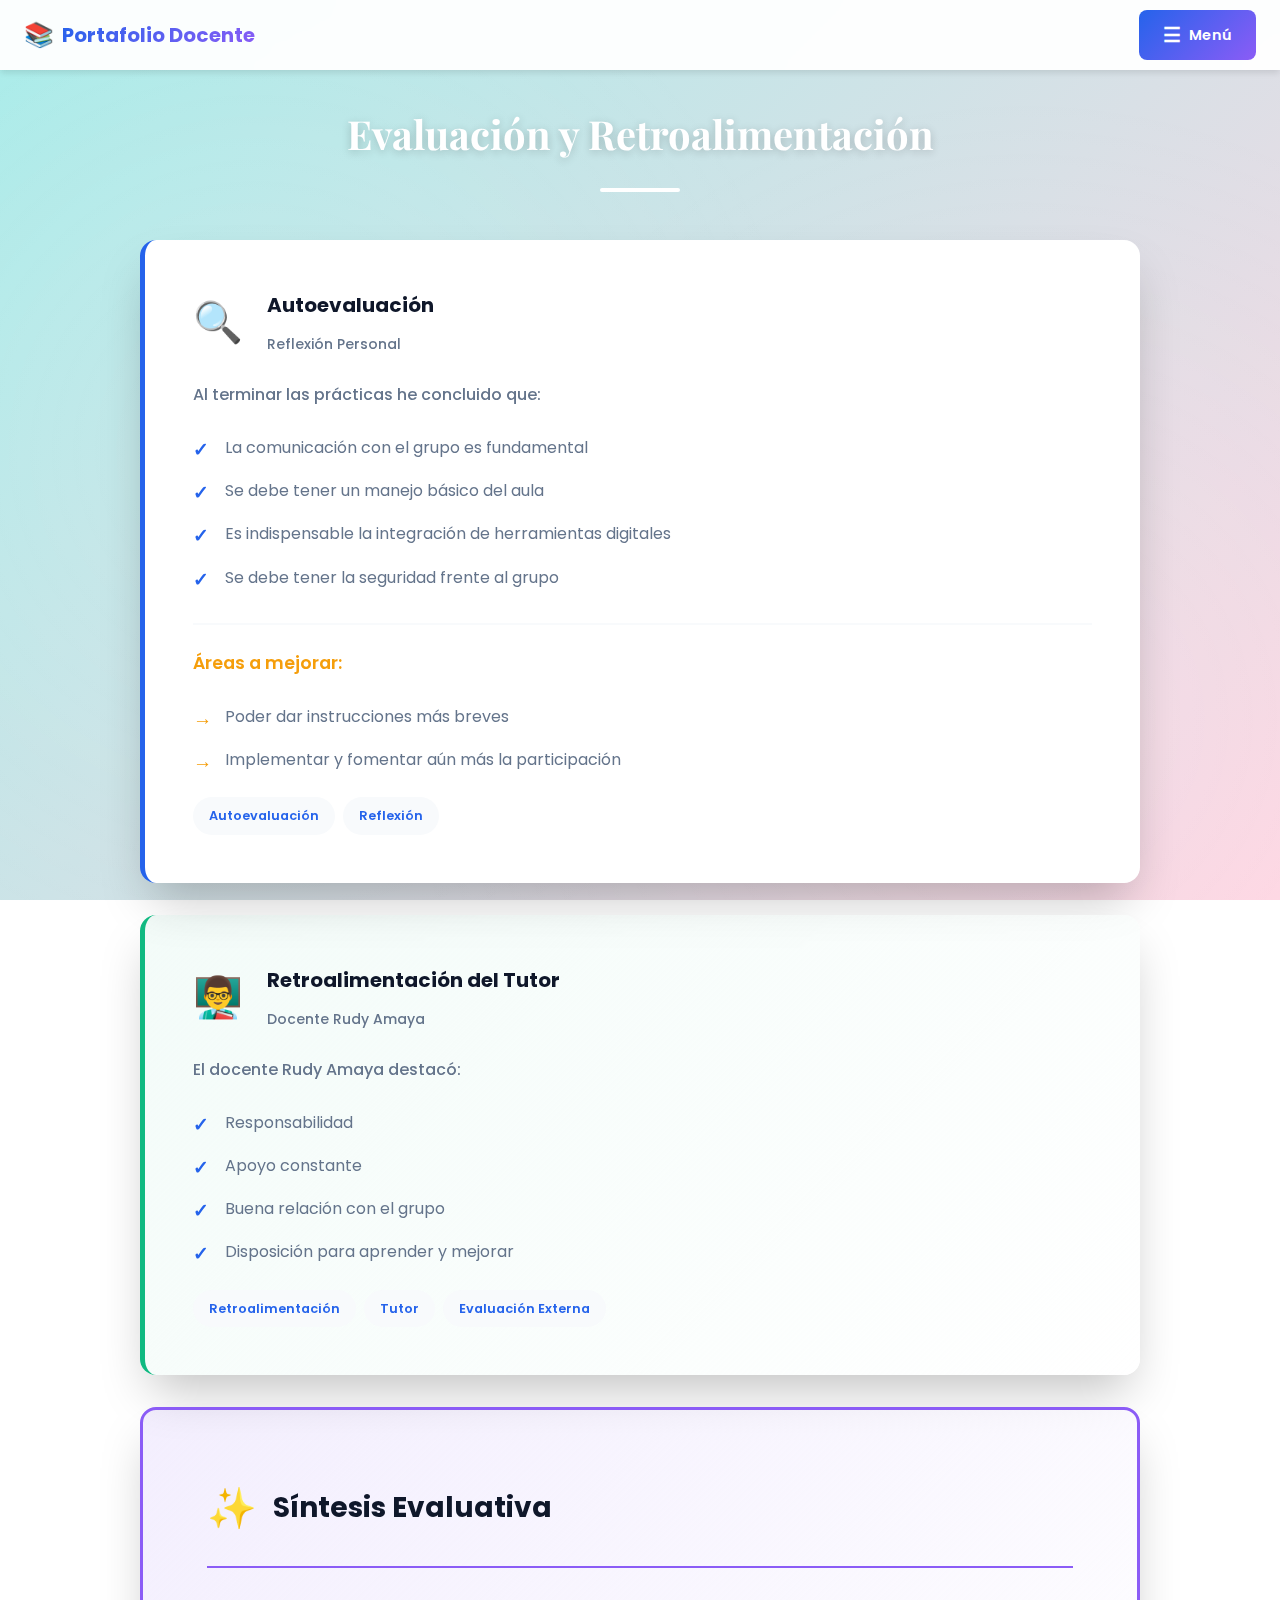
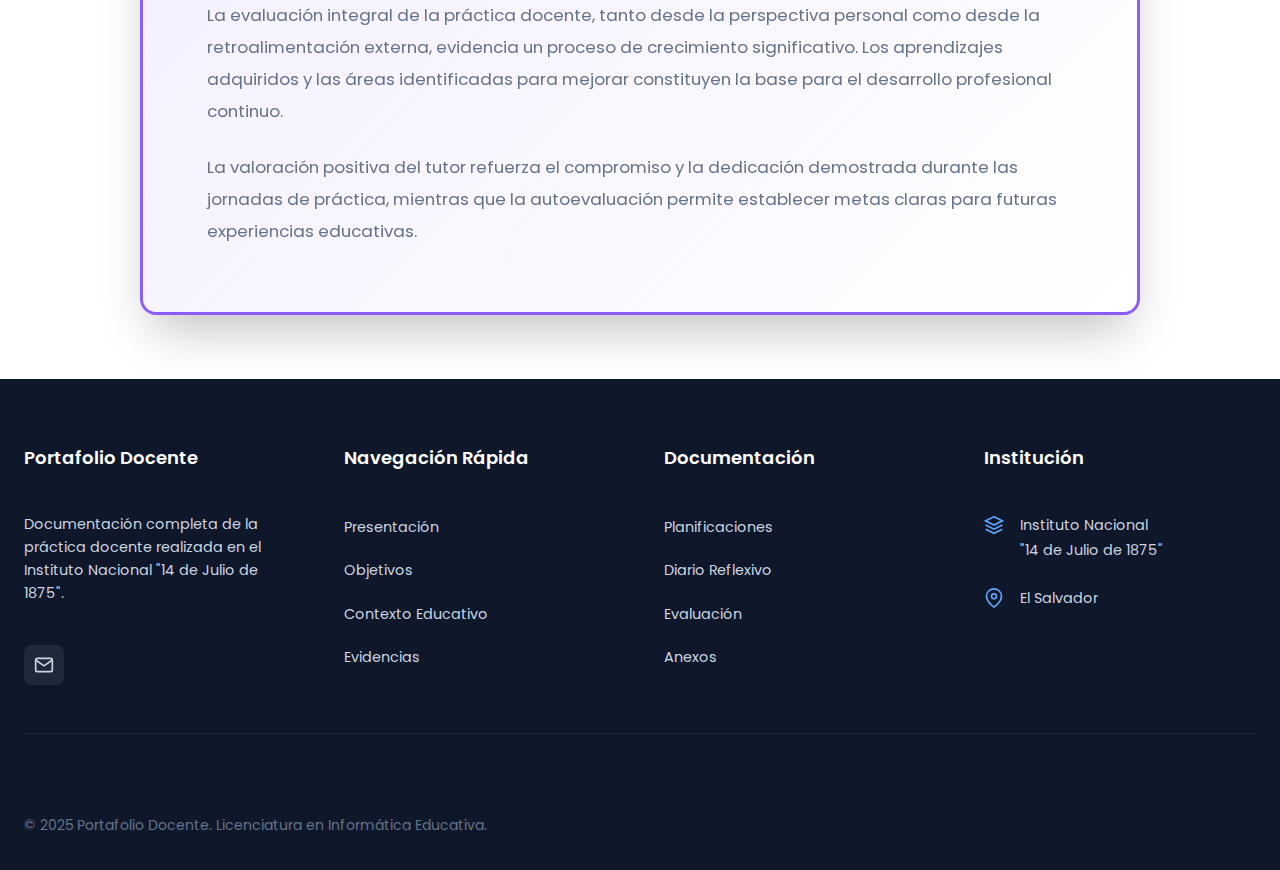
<file: evaluacion.html>
<!DOCTYPE html>
<html lang="es">
<head>
    <meta charset="UTF-8">
    <meta name="viewport" content="width=device-width, initial-scale=1.0">
    <title>Evaluación y Retroalimentación - Portafolio Docente</title>
    <link rel="stylesheet" href="evaluacion.css">
    <link rel="preconnect" href="https://fonts.googleapis.com">
    <link rel="preconnect" href="https://fonts.gstatic.com" crossorigin>
    <link href="https://fonts.googleapis.com/css2?family=Poppins:wght@300;400;500;600;700&family=Playfair+Display:wght@700&display=swap" rel="stylesheet">
</head>
<body>
    <!-- Navbar -->
    <nav class="navbar">
        <div class="navbar-container">
            <div class="navbar-brand">
                <span class="brand-icon">📚</span>
                <span class="brand-text">Portafolio Docente</span>
            </div>
            
            <div class="navbar-menu-wrapper">
                <input type="checkbox" id="menu-toggle" class="menu-toggle-checkbox">
                <label for="menu-toggle" class="menu-toggle-label">
                    <span class="menu-icon">☰</span>
                    <span class="menu-text">Menú</span>
                </label>
                
                <ul class="navbar-menu">
                    <li><a href="index.html" class="nav-link">Presentación</a></li>
                    <li><a href="objetivos.html" class="nav-link">Objetivos</a></li>
                    <li><a href="contexto.html" class="nav-link">Contexto</a></li>
                    <li><a href="planeacion.html" class="nav-link">Planeación</a></li>
                    <li><a href="diagnostico.html" class="nav-link">Diagnóstico</a></li>
                    <li><a href="planificaciones.html" class="nav-link">Planificaciones</a></li>
                    <li><a href="evidencias.html" class="nav-link">Evidencias</a></li>
                    <li><a href="diario.html" class="nav-link">Diario Reflexivo</a></li>
                    <li><a href="instrumentos.html" class="nav-link">Instrumentos</a></li>
                    <li><a href="evaluacion.html" class="nav-link">Evaluación</a></li>
                    <li><a href="propuesta.html" class="nav-link">Propuesta</a></li>
                    <li><a href="recursos.html" class="nav-link">Recursos</a></li>
                    <li><a href="experiencias.html" class="nav-link">Experiencias</a></li>
                    <li><a href="anexos.html" class="nav-link">Anexos</a></li>
                </ul>
            </div>
        </div>
    </nav>

    <!-- Sección: Evaluación -->
    <section class="content-section" id="evaluacion">
        <div class="section-container">
            <h2 class="section-title">Evaluación y Retroalimentación</h2>
            
            <article class="evaluacion-content">
                <!-- Autoevaluación -->
                <div class="evaluation-entry">
                    <div class="entry-header">
                        <span class="entry-icon">🔍</span>
                        <div class="entry-info">
                            <h3 class="entry-title">Autoevaluación</h3>
                            <span class="entry-date">Reflexión Personal</span>
                        </div>
                    </div>
                    <div class="entry-body">
                        <p class="entry-intro">Al terminar las prácticas he concluido que:</p>
                        <ul class="conclusion-list">
                            <li>La comunicación con el grupo es fundamental</li>
                            <li>Se debe tener un manejo básico del aula</li>
                            <li>Es indispensable la integración de herramientas digitales</li>
                            <li>Se debe tener la seguridad frente al grupo</li>
                        </ul>
                        
                        <div class="improvement-section">
                            <h4 class="subsection-title">Áreas a mejorar:</h4>
                            <ul class="improvement-list">
                                <li>Poder dar instrucciones más breves</li>
                                <li>Implementar y fomentar aún más la participación</li>
                            </ul>
                        </div>
                    </div>
                    <div class="entry-footer">
                        <span class="entry-tag">Autoevaluación</span>
                        <span class="entry-tag">Reflexión</span>
                    </div>
                </div>

                <!-- Retroalimentación del tutor -->
                <div class="evaluation-entry highlight">
                    <div class="entry-header">
                        <span class="entry-icon">👨‍🏫</span>
                        <div class="entry-info">
                            <h3 class="entry-title">Retroalimentación del Tutor</h3>
                            <span class="entry-date">Docente Rudy Amaya</span>
                        </div>
                    </div>
                    <div class="entry-body">
                        <p class="entry-intro">El docente Rudy Amaya destacó:</p>
                        <ul class="feedback-list">
                            <li>Responsabilidad</li>
                            <li>Apoyo constante</li>
                            <li>Buena relación con el grupo</li>
                            <li>Disposición para aprender y mejorar</li>
                        </ul>
                    </div>
                    <div class="entry-footer">
                        <span class="entry-tag">Retroalimentación</span>
                        <span class="entry-tag">Tutor</span>
                        <span class="entry-tag">Evaluación Externa</span>
                    </div>
                </div>

                <!-- Reflexión Final -->
                <div class="final-reflection">
                    <div class="reflection-header">
                        <span class="reflection-icon">✨</span>
                        <h3 class="reflection-title">Síntesis Evaluativa</h3>
                    </div>
                    <div class="reflection-body">
                        <p>
                            La evaluación integral de la práctica docente, tanto desde la perspectiva personal como desde la retroalimentación externa, evidencia un proceso de crecimiento significativo. Los aprendizajes adquiridos y las áreas identificadas para mejorar constituyen la base para el desarrollo profesional continuo.
                        </p>
                        <p>
                            La valoración positiva del tutor refuerza el compromiso y la dedicación demostrada durante las jornadas de práctica, mientras que la autoevaluación permite establecer metas claras para futuras experiencias educativas.
                        </p>
                    </div>
                </div>
            </article>
        </div>
    </section>

    <!-- Footer -->
    <footer class="footer">
        <div class="footer-container">
            <div class="footer-top">
                <article class="footer-column">
                    <h3 class="footer-title">Portafolio Docente</h3>
                    <p class="footer-description">
                        Documentación completa de la práctica docente realizada en el Instituto Nacional "14 de Julio de 1875".
                    </p>
                    <div class="footer-social">
                        <a href="mailto:contacto@ejemplo.com" class="social-link" aria-label="Email">
                            <svg viewBox="0 0 24 24" fill="none" xmlns="http://www.w3.org/2000/svg">
                                <path d="M4 4H20C21.1 4 22 4.9 22 6V18C22 19.1 21.1 20 20 20H4C2.9 20 2 19.1 2 18V6C2 4.9 2.9 4 4 4Z" stroke="currentColor" stroke-width="2"/>
                                <path d="M22 6L12 13L2 6" stroke="currentColor" stroke-width="2"/>
                            </svg>
                        </a>
                    </div>
                </article>

                <article class="footer-column">
                    <h3 class="footer-title">Navegación Rápida</h3>
                    <ul class="footer-links">
                        <li><a href="index.html" class="footer-link">Presentación</a></li>
                        <li><a href="objetivos.html" class="footer-link">Objetivos</a></li>
                        <li><a href="contexto.html" class="footer-link">Contexto Educativo</a></li>
                        <li><a href="evidencias.html" class="footer-link">Evidencias</a></li>
                    </ul>
                </article>

                <article class="footer-column">
                    <h3 class="footer-title">Documentación</h3>
                    <ul class="footer-links">
                        <li><a href="planificaciones.html" class="footer-link">Planificaciones</a></li>
                        <li><a href="diario.html" class="footer-link">Diario Reflexivo</a></li>
                        <li><a href="evaluacion.html" class="footer-link">Evaluación</a></li>
                        <li><a href="anexos.html" class="footer-link">Anexos</a></li>
                    </ul>
                </article>

                <article class="footer-column">
                    <h3 class="footer-title">Institución</h3>
                    <ul class="footer-info">
                        <li>
                            <svg class="footer-icon" viewBox="0 0 24 24" fill="none" xmlns="http://www.w3.org/2000/svg">
                                <path d="M12 2L2 7L12 12L22 7L12 2Z" stroke="currentColor" stroke-width="2"/>
                                <path d="M2 17L12 22L22 17" stroke="currentColor" stroke-width="2"/>
                                <path d="M2 12L12 17L22 12" stroke="currentColor" stroke-width="2"/>
                            </svg>
                            <span>Instituto Nacional<br/>"14 de Julio de 1875"</span>
                        </li>
                        <li>
                            <svg class="footer-icon" viewBox="0 0 24 24" fill="none" xmlns="http://www.w3.org/2000/svg">
                                <path d="M21 10C21 17 12 23 12 23C12 23 3 17 3 10C3 7.61305 3.94821 5.32387 5.63604 3.63604C7.32387 1.94821 9.61305 1 12 1C14.3869 1 16.6761 1.94821 18.364 3.63604C20.0518 5.32387 21 7.61305 21 10Z" stroke="currentColor" stroke-width="2"/>
                                <circle cx="12" cy="10" r="3" stroke="currentColor" stroke-width="2"/>
                            </svg>
                            <span>El Salvador</span>
                        </li>
                    </ul>
                </article>
            </div>

            <div class="footer-bottom">
                <p class="footer-copyright">
                    &copy; 2025 Portafolio Docente. Licenciatura en Informática Educativa.
                </p>
                
            </div>
        </div>
    </footer>

</body>
</html>
</file>
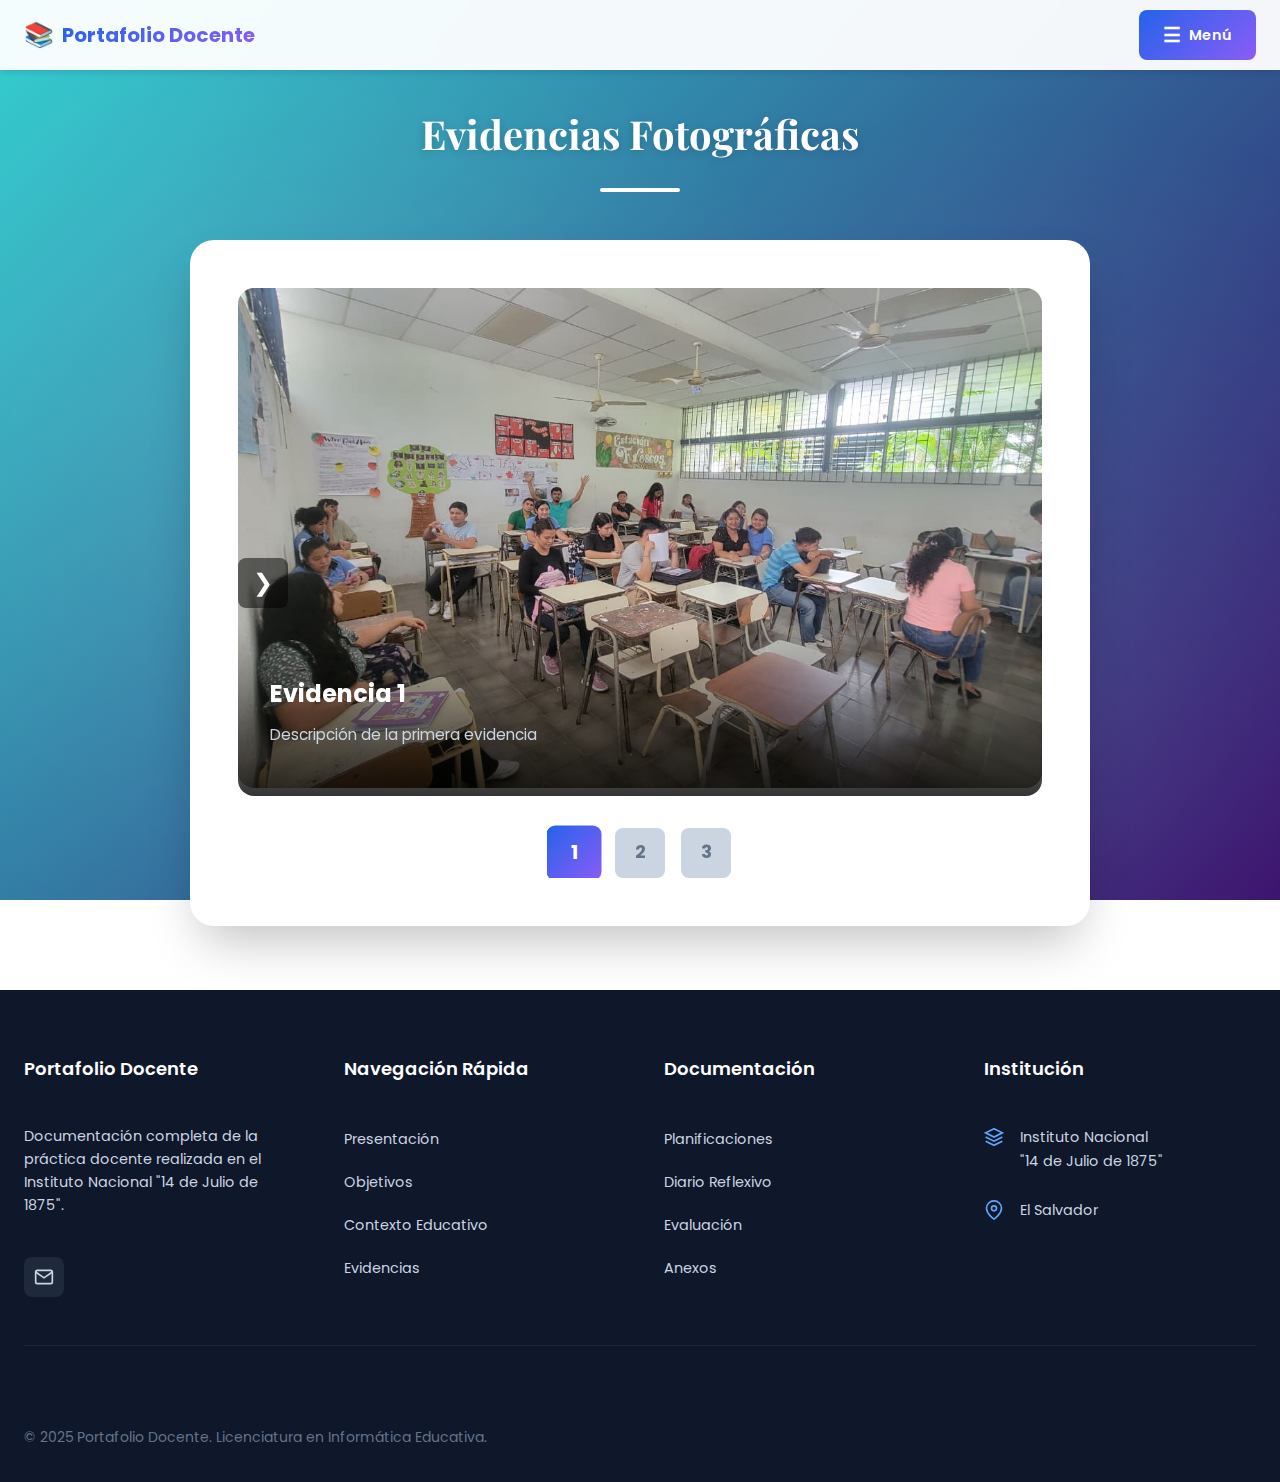
<file: evidencias.html>
<!DOCTYPE html>
<html lang="es">
<head>
    <meta charset="UTF-8">
    <meta name="viewport" content="width=device-width, initial-scale=1.0">
    <title>Evidencias - Portafolio Docente</title>
    <link rel="stylesheet" href="evidencias.css">
    <link rel="preconnect" href="https://fonts.googleapis.com">
    <link rel="preconnect" href="https://fonts.gstatic.com" crossorigin>
    <link href="https://fonts.googleapis.com/css2?family=Poppins:wght@300;400;500;600;700&family=Playfair+Display:wght@700&display=swap" rel="stylesheet">
</head>
<body>
    <!-- Navbar -->
    <nav class="navbar">
        <div class="navbar-container">
            <div class="navbar-brand">
                <span class="brand-icon">📚</span>
                <span class="brand-text">Portafolio Docente</span>
            </div>
            
            <div class="navbar-menu-wrapper">
                <input type="checkbox" id="menu-toggle" class="menu-toggle-checkbox">
                <label for="menu-toggle" class="menu-toggle-label">
                    <span class="menu-icon">☰</span>
                    <span class="menu-text">Menú</span>
                </label>
                
                <ul class="navbar-menu">
                    <li><a href="index.html" class="nav-link">Presentación</a></li>
                    <li><a href="objetivos.html" class="nav-link">Objetivos</a></li>
                    <li><a href="contexto.html" class="nav-link">Contexto</a></li>
                    <li><a href="planeacion.html" class="nav-link">Planeación</a></li>
                    <li><a href="diagnostico.html" class="nav-link">Diagnóstico</a></li>
                    <li><a href="planificaciones.html" class="nav-link">Planificaciones</a></li>
                    <li><a href="evidencias.html" class="nav-link">Evidencias</a></li>
                    <li><a href="diario.html" class="nav-link">Diario Reflexivo</a></li>
                    <li><a href="instrumentos.html" class="nav-link">Instrumentos</a></li>
                    <li><a href="evaluacion.html" class="nav-link">Evaluación</a></li>
                    <li><a href="propuesta.html" class="nav-link">Propuesta</a></li>
                    <li><a href="recursos.html" class="nav-link">Recursos</a></li>
                    <li><a href="experiencias.html" class="nav-link">Experiencias</a></li>
                    <li><a href="anexos.html" class="nav-link">Anexos</a></li>
                </ul>
            </div>
        </div>
    </nav>

    <!-- Sección: Evidencias -->
    <section class="content-section" id="evidencias">
        <div class="section-container">
            <h2 class="section-title">Evidencias Fotográficas</h2>
            
            <article class="evidencias-content">
                <!-- Carrusel de Imágenes -->
                <div class="carousel-container">
                    <div class="carousel">
                        <!-- Radio buttons ocultos para controlar el carrusel -->
                        <input type="radio" name="carousel" id="slide1" checked>
                        <input type="radio" name="carousel" id="slide2">
                        <input type="radio" name="carousel" id="slide3">
                        
                        <!-- Slides -->
                        <div class="carousel-slides">
                            <div class="slide">
                                <!-- 👇 COLOCA AQUÍ LA RUTA DE TU IMAGEN 1 -->
                                <img src="foto (8).jpeg" alt="Evidencia 1">
                                <div class="slide-caption">
                                    <h3>Evidencia 1</h3>
                                    <p>Descripción de la primera evidencia</p>
                                </div>
                            </div>
                            
                            <div class="slide">
                                <!-- 👇 COLOCA AQUÍ LA RUTA DE TU IMAGEN 2 -->
                                <img src="foto (7).jpeg" alt="Evidencia 2">
                                <div class="slide-caption">
                                    <h3>Evidencia 2</h3>
                                    <p>Descripción de la segunda evidencia</p>
                                </div>
                            </div>
                            
                            <div class="slide">
                                <!-- 👇 COLOCA AQUÍ LA RUTA DE TU IMAGEN 3 -->
                                <img src="foto (10).jpeg" alt="Evidencia 3">
                                <div class="slide-caption">
                                    <h3>Evidencia 3</h3>
                                    <p>Descripción de la tercera evidencia</p>
                                </div>
                            </div>
                        </div>
                        
                        <!-- Controles de navegación -->
                        <div class="carousel-controls">
                            <label for="slide1" class="control-btn">1</label>
                            <label for="slide2" class="control-btn">2</label>
                            <label for="slide3" class="control-btn">3</label>
                        </div>
                        
                        <!-- Flechas de navegación -->
                        <div class="carousel-arrows">
                            <label for="slide3" class="arrow arrow-left">❮</label>
                            <label for="slide2" class="arrow arrow-right">❯</label>
                        </div>
                    </div>
                </div>
            </article>
        </div>
    </section>

    <!-- Footer -->
    <footer class="footer">
        <div class="footer-container">
            <div class="footer-top">
                <article class="footer-column">
                    <h3 class="footer-title">Portafolio Docente</h3>
                    <p class="footer-description">
                        Documentación completa de la práctica docente realizada en el Instituto Nacional "14 de Julio de 1875".
                    </p>
                    <div class="footer-social">
                        <a href="mailto:contacto@ejemplo.com" class="social-link" aria-label="Email">
                            <svg viewBox="0 0 24 24" fill="none" xmlns="http://www.w3.org/2000/svg">
                                <path d="M4 4H20C21.1 4 22 4.9 22 6V18C22 19.1 21.1 20 20 20H4C2.9 20 2 19.1 2 18V6C2 4.9 2.9 4 4 4Z" stroke="currentColor" stroke-width="2"/>
                                <path d="M22 6L12 13L2 6" stroke="currentColor" stroke-width="2"/>
                            </svg>
                        </a>
                    </div>
                </article>

                <article class="footer-column">
                    <h3 class="footer-title">Navegación Rápida</h3>
                    <ul class="footer-links">
                        <li><a href="index.html" class="footer-link">Presentación</a></li>
                        <li><a href="objetivos.html" class="footer-link">Objetivos</a></li>
                        <li><a href="contexto.html" class="footer-link">Contexto Educativo</a></li>
                        <li><a href="evidencias.html" class="footer-link">Evidencias</a></li>
                    </ul>
                </article>

                <article class="footer-column">
                    <h3 class="footer-title">Documentación</h3>
                    <ul class="footer-links">
                        <li><a href="planificaciones.html" class="footer-link">Planificaciones</a></li>
                        <li><a href="diario.html" class="footer-link">Diario Reflexivo</a></li>
                        <li><a href="evaluacion.html" class="footer-link">Evaluación</a></li>
                        <li><a href="anexos.html" class="footer-link">Anexos</a></li>
                    </ul>
                </article>

                <article class="footer-column">
                    <h3 class="footer-title">Institución</h3>
                    <ul class="footer-info">
                        <li>
                            <svg class="footer-icon" viewBox="0 0 24 24" fill="none" xmlns="http://www.w3.org/2000/svg">
                                <path d="M12 2L2 7L12 12L22 7L12 2Z" stroke="currentColor" stroke-width="2"/>
                                <path d="M2 17L12 22L22 17" stroke="currentColor" stroke-width="2"/>
                                <path d="M2 12L12 17L22 12" stroke="currentColor" stroke-width="2"/>
                            </svg>
                            <span>Instituto Nacional<br/>"14 de Julio de 1875"</span>
                        </li>
                        <li>
                            <svg class="footer-icon" viewBox="0 0 24 24" fill="none" xmlns="http://www.w3.org/2000/svg">
                                <path d="M21 10C21 17 12 23 12 23C12 23 3 17 3 10C3 7.61305 3.94821 5.32387 5.63604 3.63604C7.32387 1.94821 9.61305 1 12 1C14.3869 1 16.6761 1.94821 18.364 3.63604C20.0518 5.32387 21 7.61305 21 10Z" stroke="currentColor" stroke-width="2"/>
                                <circle cx="12" cy="10" r="3" stroke="currentColor" stroke-width="2"/>
                            </svg>
                            <span>El Salvador</span>
                        </li>
                    </ul>
                </article>
            </div>

            <div class="footer-bottom">
                <p class="footer-copyright">
                    &copy; 2025 Portafolio Docente. Licenciatura en Informática Educativa.
                </p>
                
            </div>
        </div>
    </footer>

</body>
</html>
</file>
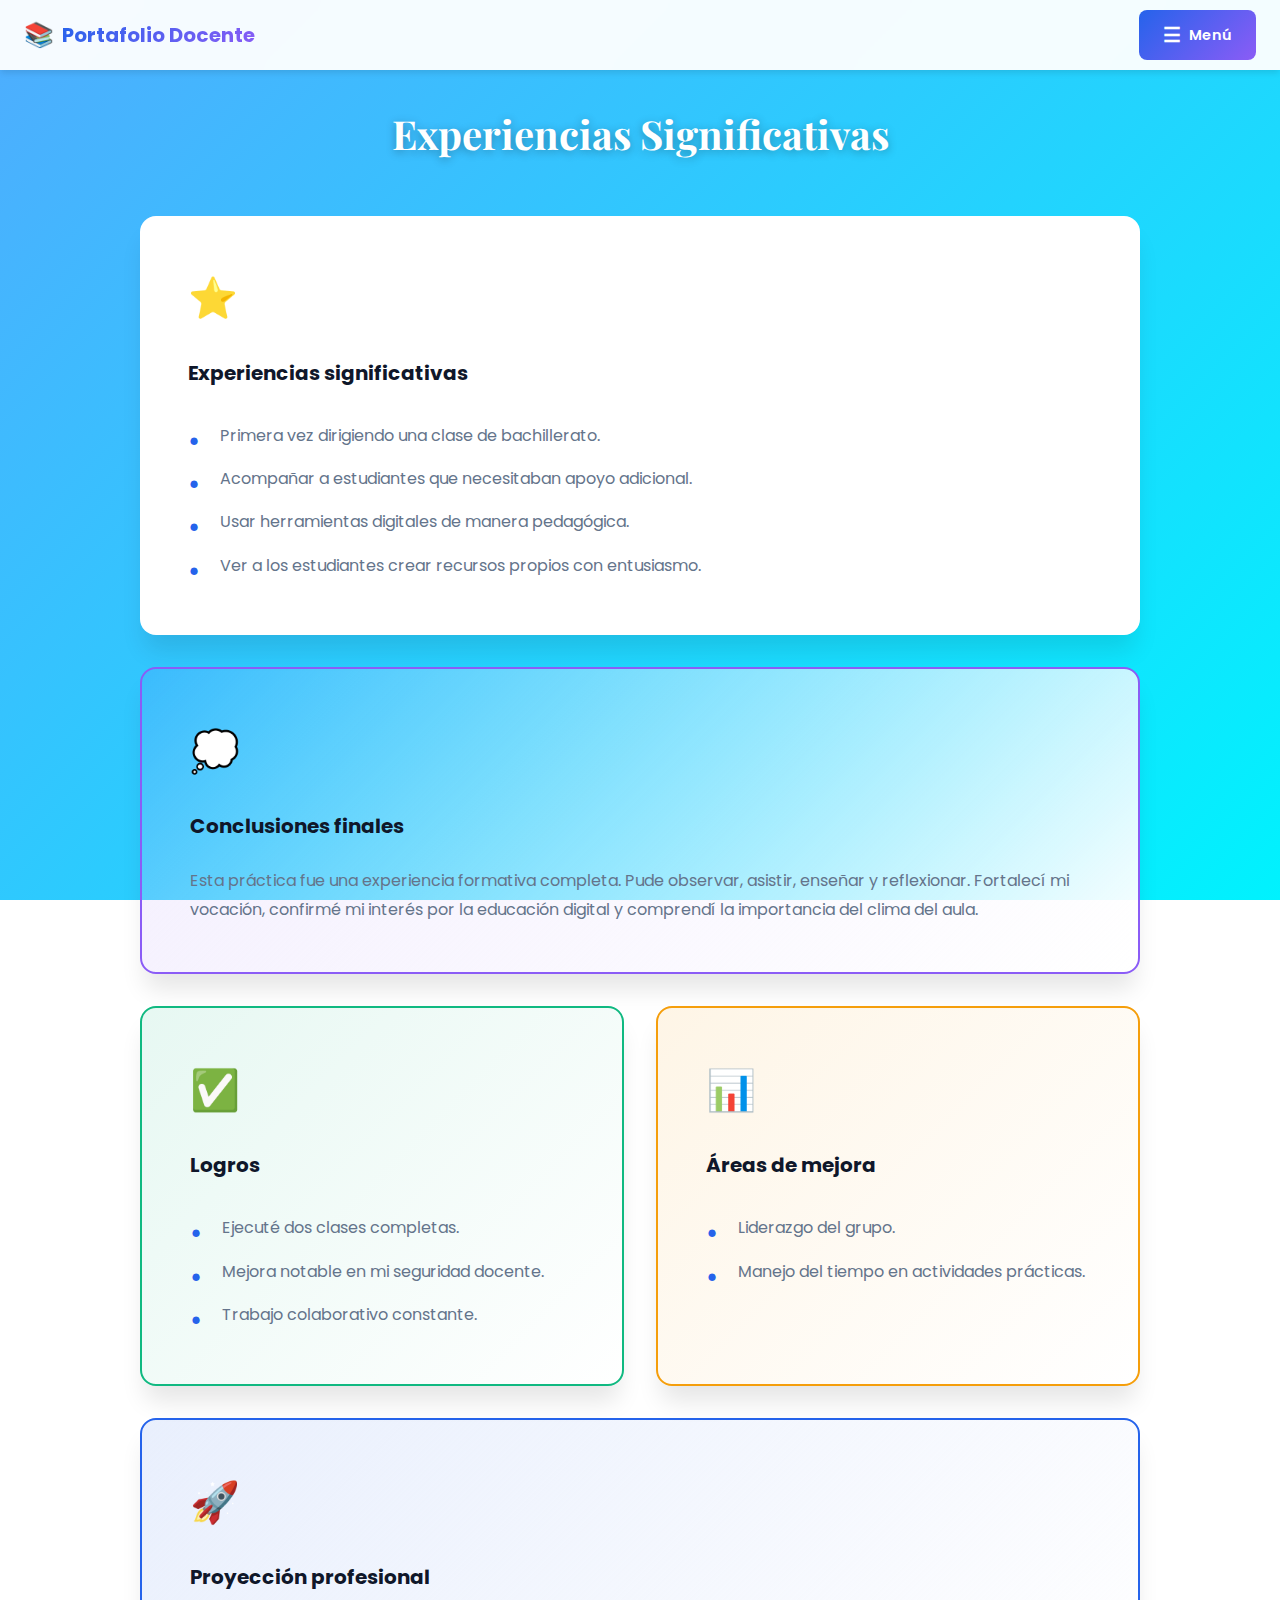
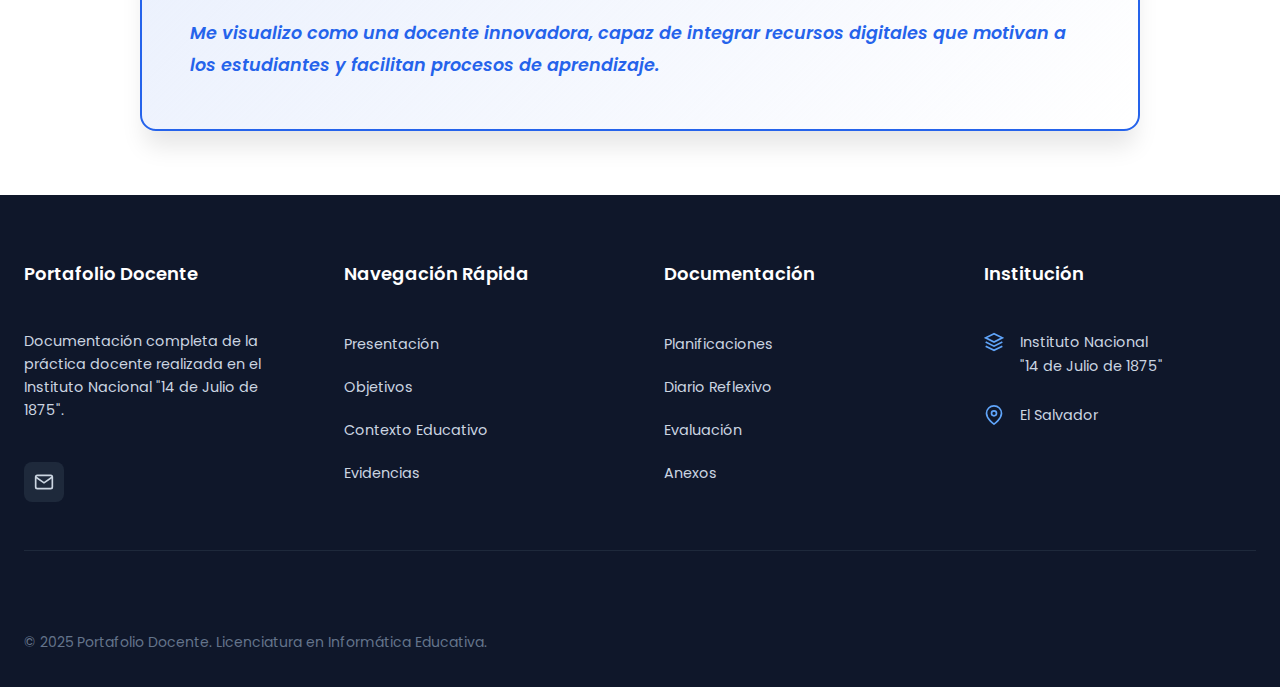
<file: experiencias.html>
<!DOCTYPE html>
<html lang="es">
<head>
    <meta charset="UTF-8">
    <meta name="viewport" content="width=device-width, initial-scale=1.0">
    <title>Experiencias Significativas - Portafolio Docente</title>
    <link rel="stylesheet" href="experiencias.css">
    <link rel="preconnect" href="https://fonts.googleapis.com">
    <link rel="preconnect" href="https://fonts.gstatic.com" crossorigin>
    <link href="https://fonts.googleapis.com/css2?family=Poppins:wght@300;400;500;600;700&family=Playfair+Display:wght@700&display=swap" rel="stylesheet">
</head>
<body>
    <!-- Navbar -->
    <nav class="navbar">
        <div class="navbar-container">
            <div class="navbar-brand">
                <span class="brand-icon">📚</span>
                <span class="brand-text">Portafolio Docente</span>
            </div>
            
            <div class="navbar-menu-wrapper">
                <input type="checkbox" id="menu-toggle" class="menu-toggle-checkbox">
                <label for="menu-toggle" class="menu-toggle-label">
                    <span class="menu-icon">☰</span>
                    <span class="menu-text">Menú</span>
                </label>
                
                <ul class="navbar-menu">
                    <li><a href="index.html" class="nav-link">Presentación</a></li>
                    <li><a href="objetivos.html" class="nav-link">Objetivos</a></li>
                    <li><a href="contexto.html" class="nav-link">Contexto</a></li>
                    <li><a href="planeacion.html" class="nav-link">Planeación</a></li>
                    <li><a href="diagnostico.html" class="nav-link">Diagnóstico</a></li>
                    <li><a href="planificaciones.html" class="nav-link">Planificaciones</a></li>
                    <li><a href="evidencias.html" class="nav-link">Evidencias</a></li>
                    <li><a href="diario.html" class="nav-link">Diario Reflexivo</a></li>
                    <li><a href="instrumentos.html" class="nav-link">Instrumentos</a></li>
                    <li><a href="evaluacion.html" class="nav-link">Evaluación</a></li>
                    <li><a href="propuesta.html" class="nav-link">Propuesta</a></li>
                    <li><a href="recursos.html" class="nav-link">Recursos</a></li>
                    <li><a href="experiencias.html" class="nav-link">Experiencias</a></li>
                    <li><a href="anexos.html" class="nav-link">Anexos</a></li>
                </ul>
            </div>
        </div>
    </nav>

    <!-- Sección: Experiencias -->
    <section class="content-section">
        <div class="section-container">
            <h2 class="section-title">Experiencias Significativas</h2>
            
            <div class="experiencias-content">
                <!-- Experiencias significativas -->
                <div class="experiencias-card">
                    <div class="card-icon">⭐</div>
                    <h3 class="card-title">Experiencias significativas</h3>
                    <ul class="simple-list">
                        <li>Primera vez dirigiendo una clase de bachillerato.</li>
                        <li>Acompañar a estudiantes que necesitaban apoyo adicional.</li>
                        <li>Usar herramientas digitales de manera pedagógica.</li>
                        <li>Ver a los estudiantes crear recursos propios con entusiasmo.</li>
                    </ul>
                </div>

                <!-- Conclusiones finales -->
                <div class="experiencias-card highlight">
                    <div class="card-icon">💭</div>
                    <h3 class="card-title">Conclusiones finales</h3>
                    <p class="card-text">
                        Esta práctica fue una experiencia formativa completa. Pude observar, asistir, enseñar y reflexionar. Fortalecí mi vocación, confirmé mi interés por la educación digital y comprendí la importancia del clima del aula.
                    </p>
                </div>

                <!-- Logros y Mejoras -->
                <div class="dual-cards">
                    <div class="experiencias-card success">
                        <div class="card-icon">✅</div>
                        <h3 class="card-title">Logros</h3>
                        <ul class="simple-list">
                            <li>Ejecuté dos clases completas.</li>
                            <li>Mejora notable en mi seguridad docente.</li>
                            <li>Trabajo colaborativo constante.</li>
                        </ul>
                    </div>

                    <div class="experiencias-card warning">
                        <div class="card-icon">📊</div>
                        <h3 class="card-title">Áreas de mejora</h3>
                        <ul class="simple-list">
                            <li>Liderazgo del grupo.</li>
                            <li>Manejo del tiempo en actividades prácticas.</li>
                        </ul>
                    </div>
                </div>

                <!-- Proyección profesional -->
                <div class="experiencias-card future">
                    <div class="card-icon">🚀</div>
                    <h3 class="card-title">Proyección profesional</h3>
                    <p class="card-text-emphasis">
                        Me visualizo como una docente innovadora, capaz de integrar recursos digitales que motivan a los estudiantes y facilitan procesos de aprendizaje.
                    </p>
                </div>
            </div>
        </div>
    </section>

    <!-- Footer -->
    <footer class="footer">
        <div class="footer-container">
            <div class="footer-top">
                <article class="footer-column">
                    <h3 class="footer-title">Portafolio Docente</h3>
                    <p class="footer-description">
                        Documentación completa de la práctica docente realizada en el Instituto Nacional "14 de Julio de 1875".
                    </p>
                    <div class="footer-social">
                        <a href="mailto:contacto@ejemplo.com" class="social-link" aria-label="Email">
                            <svg viewBox="0 0 24 24" fill="none" xmlns="http://www.w3.org/2000/svg">
                                <path d="M4 4H20C21.1 4 22 4.9 22 6V18C22 19.1 21.1 20 20 20H4C2.9 20 2 19.1 2 18V6C2 4.9 2.9 4 4 4Z" stroke="currentColor" stroke-width="2"/>
                                <path d="M22 6L12 13L2 6" stroke="currentColor" stroke-width="2"/>
                            </svg>
                        </a>
                    </div>
                </article>

                <article class="footer-column">
                    <h3 class="footer-title">Navegación Rápida</h3>
                    <ul class="footer-links">
                        <li><a href="index.html" class="footer-link">Presentación</a></li>
                        <li><a href="objetivos.html" class="footer-link">Objetivos</a></li>
                        <li><a href="contexto.html" class="footer-link">Contexto Educativo</a></li>
                        <li><a href="evidencias.html" class="footer-link">Evidencias</a></li>
                    </ul>
                </article>

                <article class="footer-column">
                    <h3 class="footer-title">Documentación</h3>
                    <ul class="footer-links">
                        <li><a href="planificaciones.html" class="footer-link">Planificaciones</a></li>
                        <li><a href="diario.html" class="footer-link">Diario Reflexivo</a></li>
                        <li><a href="evaluacion.html" class="footer-link">Evaluación</a></li>
                        <li><a href="anexos.html" class="footer-link">Anexos</a></li>
                    </ul>
                </article>

                <article class="footer-column">
                    <h3 class="footer-title">Institución</h3>
                    <ul class="footer-info">
                        <li>
                            <svg class="footer-icon" viewBox="0 0 24 24" fill="none" xmlns="http://www.w3.org/2000/svg">
                                <path d="M12 2L2 7L12 12L22 7L12 2Z" stroke="currentColor" stroke-width="2"/>
                                <path d="M2 17L12 22L22 17" stroke="currentColor" stroke-width="2"/>
                                <path d="M2 12L12 17L22 12" stroke="currentColor" stroke-width="2"/>
                            </svg>
                            <span>Instituto Nacional<br/>"14 de Julio de 1875"</span>
                        </li>
                        <li>
                            <svg class="footer-icon" viewBox="0 0 24 24" fill="none" xmlns="http://www.w3.org/2000/svg">
                                <path d="M21 10C21 17 12 23 12 23C12 23 3 17 3 10C3 7.61305 3.94821 5.32387 5.63604 3.63604C7.32387 1.94821 9.61305 1 12 1C14.3869 1 16.6761 1.94821 18.364 3.63604C20.0518 5.32387 21 7.61305 21 10Z" stroke="currentColor" stroke-width="2"/>
                                <circle cx="12" cy="10" r="3" stroke="currentColor" stroke-width="2"/>
                            </svg>
                            <span>El Salvador</span>
                        </li>
                    </ul>
                </article>
            </div>

            <div class="footer-bottom">
                <p class="footer-copyright">
                    &copy; 2025 Portafolio Docente. Licenciatura en Informática Educativa.
                </p>
                
            </div>
        </div>
    </footer>

</body>
</html>
</file>
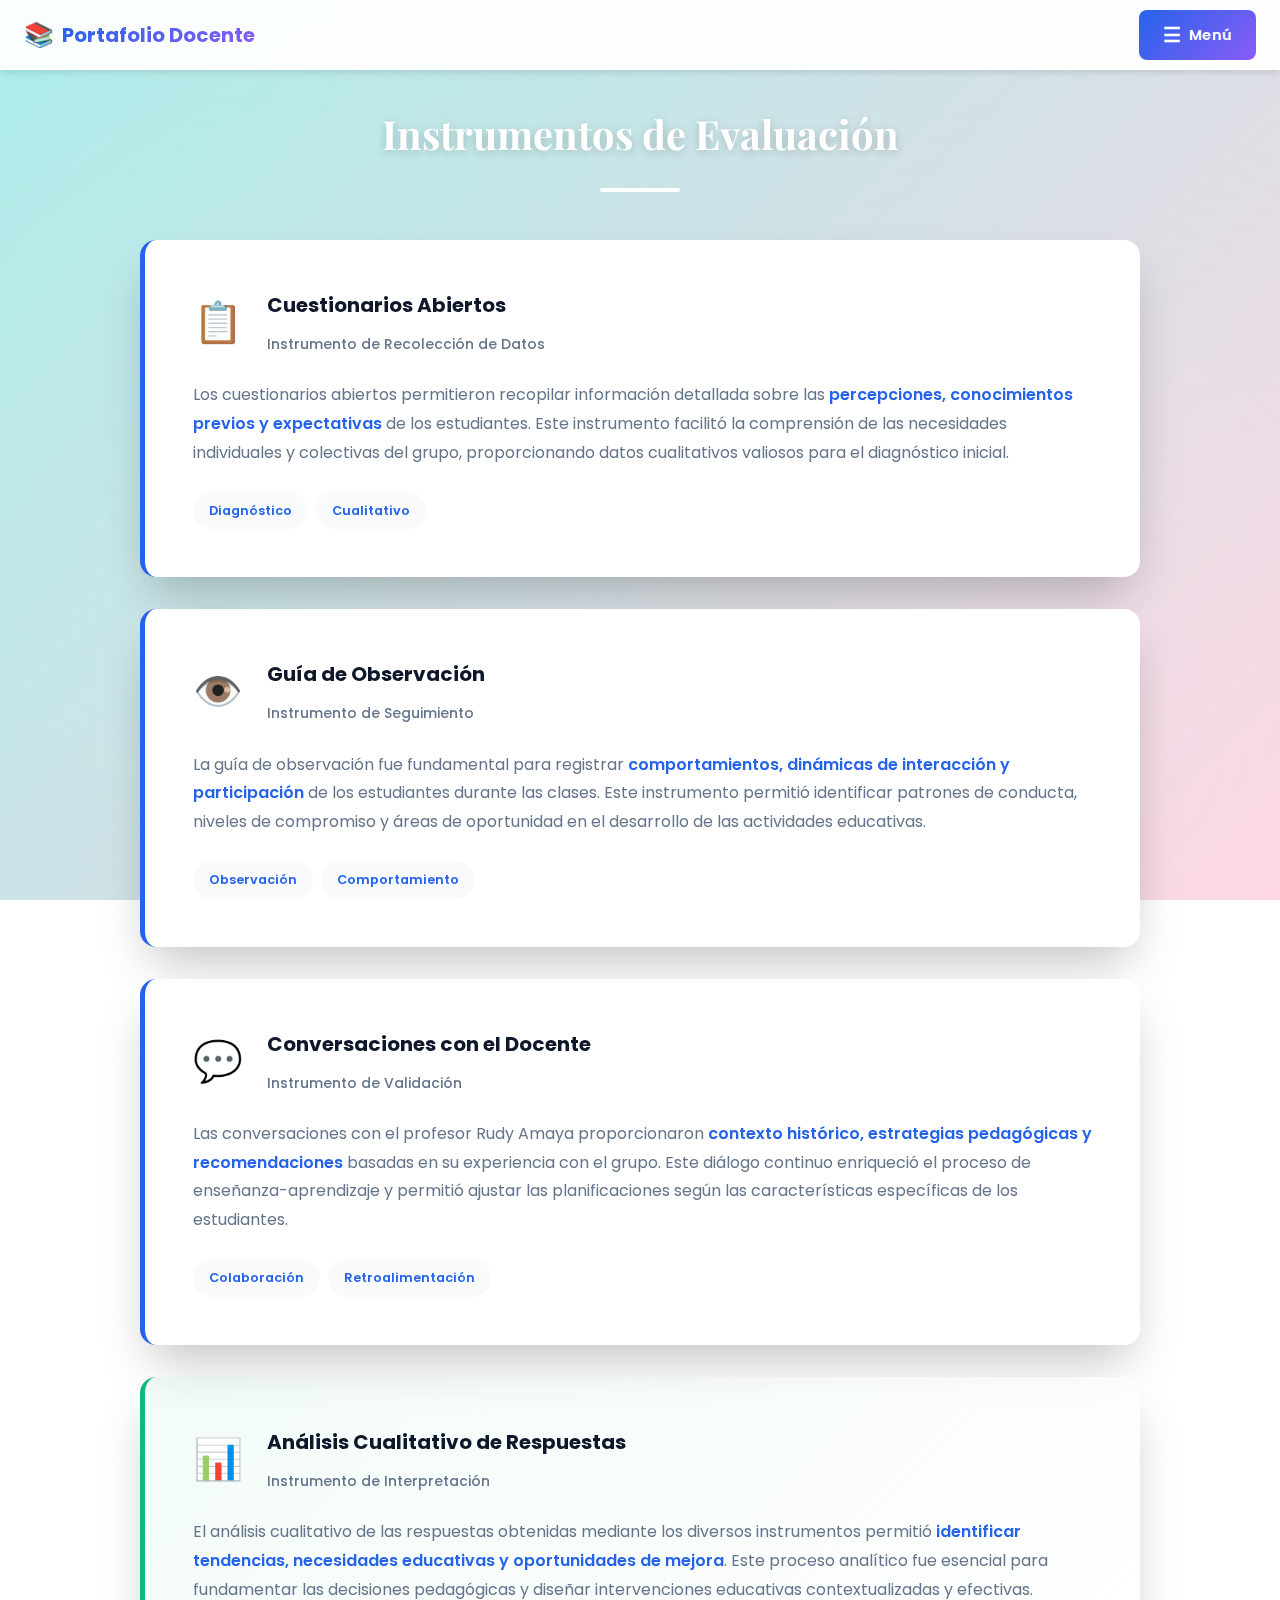
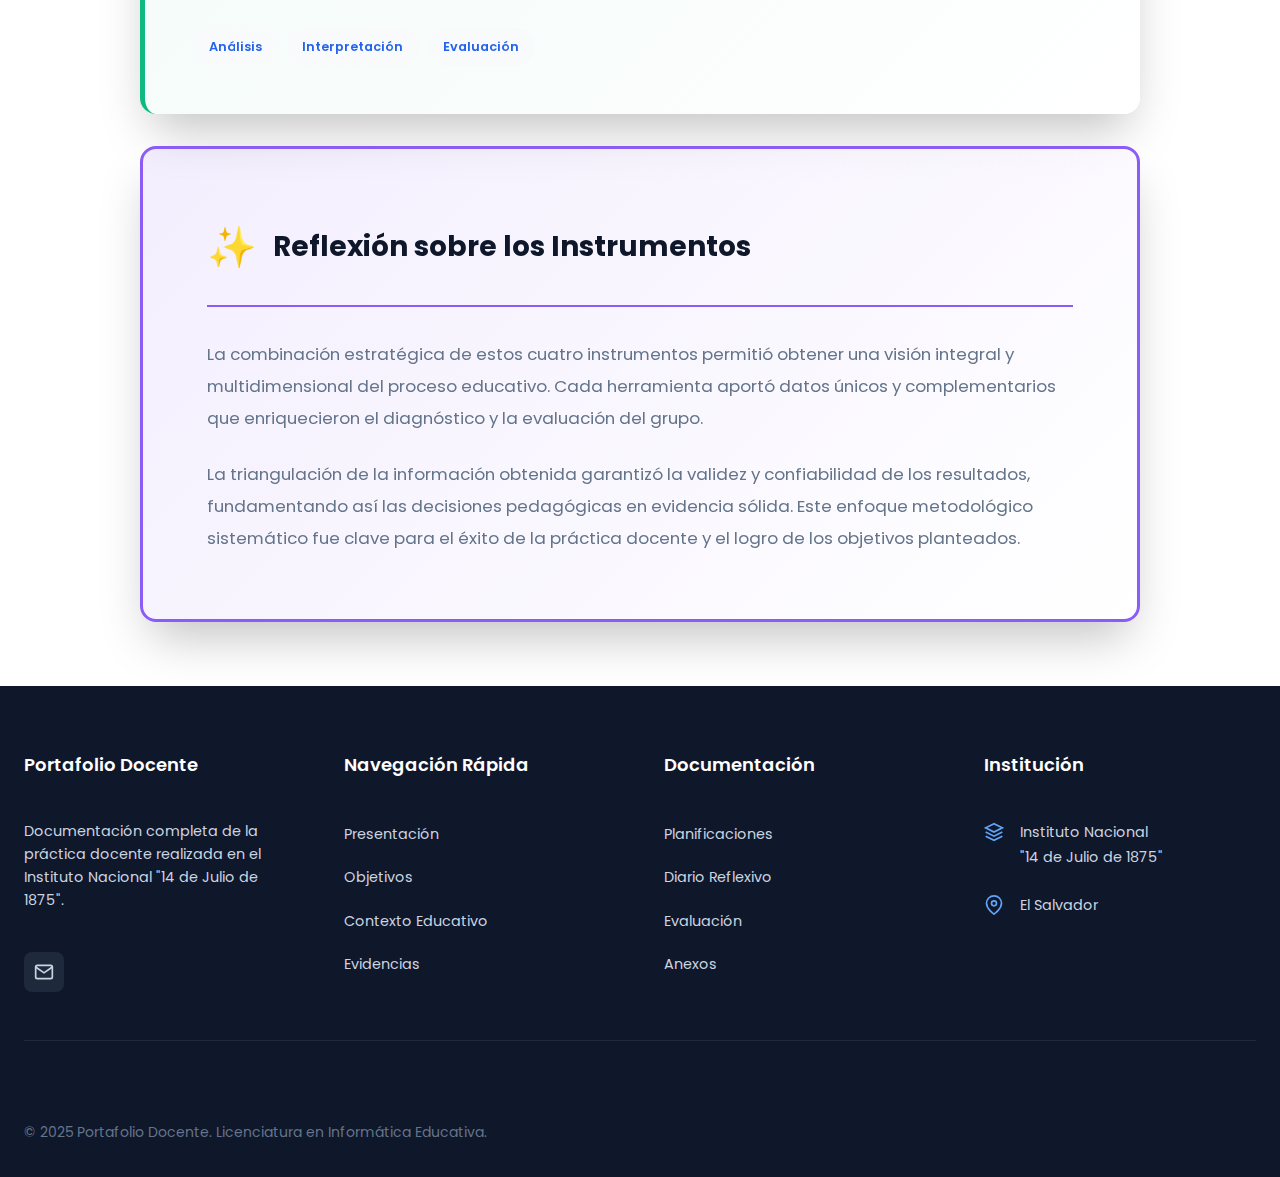
<file: instrumentos.html>
<!DOCTYPE html>
<html lang="es">
<head>
    <meta charset="UTF-8">
    <meta name="viewport" content="width=device-width, initial-scale=1.0">
    <title>Instrumentos - Portafolio Docente</title>
    <link rel="stylesheet" href="instrumentos.css">
    <link rel="preconnect" href="https://fonts.googleapis.com">
    <link rel="preconnect" href="https://fonts.gstatic.com" crossorigin>
    <link href="https://fonts.googleapis.com/css2?family=Poppins:wght@300;400;500;600;700&family=Playfair+Display:wght@700&display=swap" rel="stylesheet">
</head>
<body>
    <!-- Navbar -->
    <nav class="navbar">
        <div class="navbar-container">
            <div class="navbar-brand">
                <span class="brand-icon">📚</span>
                <span class="brand-text">Portafolio Docente</span>
            </div>
            
            <div class="navbar-menu-wrapper">
                <input type="checkbox" id="menu-toggle" class="menu-toggle-checkbox">
                <label for="menu-toggle" class="menu-toggle-label">
                    <span class="menu-icon">☰</span>
                    <span class="menu-text">Menú</span>
                </label>
                
                <ul class="navbar-menu">
                    <li><a href="index.html" class="nav-link">Presentación</a></li>
                    <li><a href="objetivos.html" class="nav-link">Objetivos</a></li>
                    <li><a href="contexto.html" class="nav-link">Contexto</a></li>
                    <li><a href="planeacion.html" class="nav-link">Planeación</a></li>
                    <li><a href="diagnostico.html" class="nav-link">Diagnóstico</a></li>
                    <li><a href="planificaciones.html" class="nav-link">Planificaciones</a></li>
                    <li><a href="evidencias.html" class="nav-link">Evidencias</a></li>
                    <li><a href="diario.html" class="nav-link">Diario Reflexivo</a></li>
                    <li><a href="instrumentos.html" class="nav-link">Instrumentos</a></li>
                    <li><a href="evaluacion.html" class="nav-link">Evaluación</a></li>
                    <li><a href="propuesta.html" class="nav-link">Propuesta</a></li>
                    <li><a href="recursos.html" class="nav-link">Recursos</a></li>
                    <li><a href="experiencias.html" class="nav-link">Experiencias</a></li>
                    <li><a href="anexos.html" class="nav-link">Anexos</a></li>
                </ul>
            </div>
        </div>
    </nav>

    <!-- Sección: Instrumentos -->
    <section class="content-section" id="instrumentos">
        <div class="section-container">
            <h2 class="section-title">Instrumentos de Evaluación</h2>
            
            <article class="instrumentos-content">
                <!-- Instrumento 1 -->
                <div class="instrument-entry">
                    <div class="entry-header">
                        <span class="entry-icon">📋</span>
                        <div class="entry-info">
                            <h3 class="entry-title">Cuestionarios Abiertos</h3>
                            <span class="entry-date">Instrumento de Recolección de Datos</span>
                        </div>
                    </div>
                    <div class="entry-body">
                        <p class="entry-text">
                            Los cuestionarios abiertos permitieron recopilar información detallada sobre las <strong>percepciones, conocimientos previos y expectativas</strong> de los estudiantes. Este instrumento facilitó la comprensión de las necesidades individuales y colectivas del grupo, proporcionando datos cualitativos valiosos para el diagnóstico inicial.
                        </p>
                    </div>
                    <div class="entry-footer">
                        <span class="entry-tag">Diagnóstico</span>
                        <span class="entry-tag">Cualitativo</span>
                    </div>
                </div>

                <!-- Instrumento 2 -->
                <div class="instrument-entry">
                    <div class="entry-header">
                        <span class="entry-icon">👁️</span>
                        <div class="entry-info">
                            <h3 class="entry-title">Guía de Observación</h3>
                            <span class="entry-date">Instrumento de Seguimiento</span>
                        </div>
                    </div>
                    <div class="entry-body">
                        <p class="entry-text">
                            La guía de observación fue fundamental para registrar <strong>comportamientos, dinámicas de interacción y participación</strong> de los estudiantes durante las clases. Este instrumento permitió identificar patrones de conducta, niveles de compromiso y áreas de oportunidad en el desarrollo de las actividades educativas.
                        </p>
                    </div>
                    <div class="entry-footer">
                        <span class="entry-tag">Observación</span>
                        <span class="entry-tag">Comportamiento</span>
                    </div>
                </div>

                <!-- Instrumento 3 -->
                <div class="instrument-entry">
                    <div class="entry-header">
                        <span class="entry-icon">💬</span>
                        <div class="entry-info">
                            <h3 class="entry-title">Conversaciones con el Docente</h3>
                            <span class="entry-date">Instrumento de Validación</span>
                        </div>
                    </div>
                    <div class="entry-body">
                        <p class="entry-text">
                            Las conversaciones con el profesor Rudy Amaya proporcionaron <strong>contexto histórico, estrategias pedagógicas y recomendaciones</strong> basadas en su experiencia con el grupo. Este diálogo continuo enriqueció el proceso de enseñanza-aprendizaje y permitió ajustar las planificaciones según las características específicas de los estudiantes.
                        </p>
                    </div>
                    <div class="entry-footer">
                        <span class="entry-tag">Colaboración</span>
                        <span class="entry-tag">Retroalimentación</span>
                    </div>
                </div>

                <!-- Instrumento 4 -->
                <div class="instrument-entry highlight">
                    <div class="entry-header">
                        <span class="entry-icon">📊</span>
                        <div class="entry-info">
                            <h3 class="entry-title">Análisis Cualitativo de Respuestas</h3>
                            <span class="entry-date">Instrumento de Interpretación</span>
                        </div>
                    </div>
                    <div class="entry-body">
                        <p class="entry-text">
                            El análisis cualitativo de las respuestas obtenidas mediante los diversos instrumentos permitió <strong>identificar tendencias, necesidades educativas y oportunidades de mejora</strong>. Este proceso analítico fue esencial para fundamentar las decisiones pedagógicas y diseñar intervenciones educativas contextualizadas y efectivas.
                        </p>
                    </div>
                    <div class="entry-footer">
                        <span class="entry-tag">Análisis</span>
                        <span class="entry-tag">Interpretación</span>
                        <span class="entry-tag">Evaluación</span>
                    </div>
                </div>

                <!-- Reflexión Final -->
                <div class="final-reflection">
                    <div class="reflection-header">
                        <span class="reflection-icon">✨</span>
                        <h3 class="reflection-title">Reflexión sobre los Instrumentos</h3>
                    </div>
                    <div class="reflection-body">
                        <p>
                            La combinación estratégica de estos cuatro instrumentos permitió obtener una visión integral y multidimensional del proceso educativo. Cada herramienta aportó datos únicos y complementarios que enriquecieron el diagnóstico y la evaluación del grupo.
                        </p>
                        <p>
                            La triangulación de la información obtenida garantizó la validez y confiabilidad de los resultados, fundamentando así las decisiones pedagógicas en evidencia sólida. Este enfoque metodológico sistemático fue clave para el éxito de la práctica docente y el logro de los objetivos planteados.
                        </p>
                    </div>
                </div>
            </article>
        </div>
    </section>

    <!-- Footer -->
    <footer class="footer">
        <div class="footer-container">
            <div class="footer-top">
                <article class="footer-column">
                    <h3 class="footer-title">Portafolio Docente</h3>
                    <p class="footer-description">
                        Documentación completa de la práctica docente realizada en el Instituto Nacional "14 de Julio de 1875".
                    </p>
                    <div class="footer-social">
                        <a href="mailto:contacto@ejemplo.com" class="social-link" aria-label="Email">
                            <svg viewBox="0 0 24 24" fill="none" xmlns="http://www.w3.org/2000/svg">
                                <path d="M4 4H20C21.1 4 22 4.9 22 6V18C22 19.1 21.1 20 20 20H4C2.9 20 2 19.1 2 18V6C2 4.9 2.9 4 4 4Z" stroke="currentColor" stroke-width="2"/>
                                <path d="M22 6L12 13L2 6" stroke="currentColor" stroke-width="2"/>
                            </svg>
                        </a>
                    </div>
                </article>

                <article class="footer-column">
                    <h3 class="footer-title">Navegación Rápida</h3>
                    <ul class="footer-links">
                        <li><a href="index.html" class="footer-link">Presentación</a></li>
                        <li><a href="objetivos.html" class="footer-link">Objetivos</a></li>
                        <li><a href="contexto.html" class="footer-link">Contexto Educativo</a></li>
                        <li><a href="evidencias.html" class="footer-link">Evidencias</a></li>
                    </ul>
                </article>

                <article class="footer-column">
                    <h3 class="footer-title">Documentación</h3>
                    <ul class="footer-links">
                        <li><a href="planificaciones.html" class="footer-link">Planificaciones</a></li>
                        <li><a href="diario.html" class="footer-link">Diario Reflexivo</a></li>
                        <li><a href="evaluacion.html" class="footer-link">Evaluación</a></li>
                        <li><a href="anexos.html" class="footer-link">Anexos</a></li>
                    </ul>
                </article>

                <article class="footer-column">
                    <h3 class="footer-title">Institución</h3>
                    <ul class="footer-info">
                        <li>
                            <svg class="footer-icon" viewBox="0 0 24 24" fill="none" xmlns="http://www.w3.org/2000/svg">
                                <path d="M12 2L2 7L12 12L22 7L12 2Z" stroke="currentColor" stroke-width="2"/>
                                <path d="M2 17L12 22L22 17" stroke="currentColor" stroke-width="2"/>
                                <path d="M2 12L12 17L22 12" stroke="currentColor" stroke-width="2"/>
                            </svg>
                            <span>Instituto Nacional<br/>"14 de Julio de 1875"</span>
                        </li>
                        <li>
                            <svg class="footer-icon" viewBox="0 0 24 24" fill="none" xmlns="http://www.w3.org/2000/svg">
                                <path d="M21 10C21 17 12 23 12 23C12 23 3 17 3 10C3 7.61305 3.94821 5.32387 5.63604 3.63604C7.32387 1.94821 9.61305 1 12 1C14.3869 1 16.6761 1.94821 18.364 3.63604C20.0518 5.32387 21 7.61305 21 10Z" stroke="currentColor" stroke-width="2"/>
                                <circle cx="12" cy="10" r="3" stroke="currentColor" stroke-width="2"/>
                            </svg>
                            <span>El Salvador</span>
                        </li>
                    </ul>
                </article>
            </div>

            <div class="footer-bottom">
                <p class="footer-copyright">
                    &copy; 2025 Portafolio Docente. Licenciatura en Informática Educativa.
                </p>
               
            </div>
        </div>
    </footer>

</body>
</html>
</file>
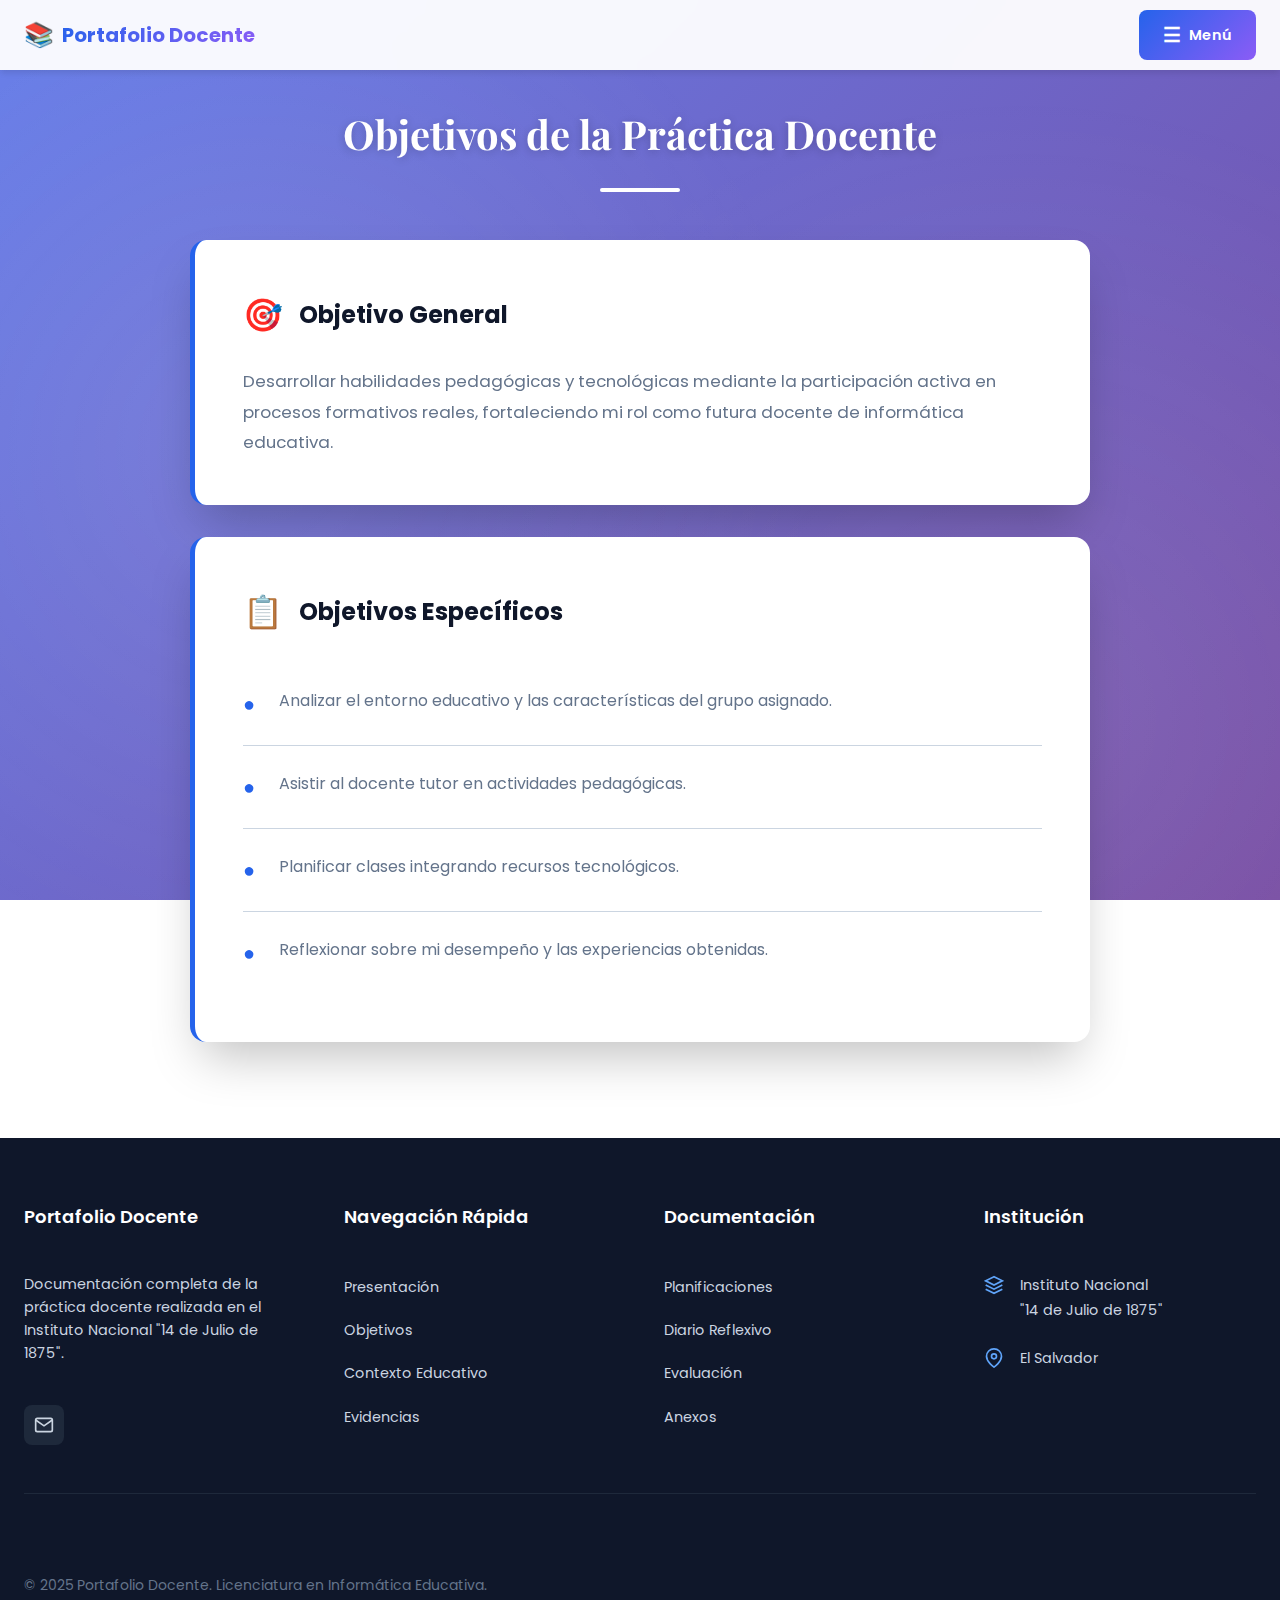
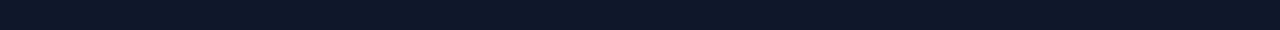
<file: objetivos.html>
<!DOCTYPE html>
<html lang="es">
<head>
    <meta charset="UTF-8">
    <meta name="viewport" content="width=device-width, initial-scale=1.0">
    <title>Objetivos - Portafolio Docente</title>
    <link rel="stylesheet" href="objetivos.css">
    <link rel="preconnect" href="https://fonts.googleapis.com">
    <link rel="preconnect" href="https://fonts.gstatic.com" crossorigin>
    <link href="https://fonts.googleapis.com/css2?family=Poppins:wght@300;400;500;600;700&family=Playfair+Display:wght@700&display=swap" rel="stylesheet">
</head>
<body>
    <!-- Navbar -->
    <nav class="navbar">
        <div class="navbar-container">
            <div class="navbar-brand">
                <span class="brand-icon">📚</span>
                <span class="brand-text">Portafolio Docente</span>
            </div>
            
            <div class="navbar-menu-wrapper">
                <input type="checkbox" id="menu-toggle" class="menu-toggle-checkbox">
                <label for="menu-toggle" class="menu-toggle-label">
                    <span class="menu-icon">☰</span>
                    <span class="menu-text">Menú</span>
                </label>
                
                <ul class="navbar-menu">
                    <li><a href="index.html" class="nav-link">Presentación</a></li>
                    <li><a href="objetivos.html" class="nav-link">Objetivos</a></li>
                    <li><a href="contexto.html" class="nav-link">Contexto</a></li>
                    <li><a href="planeacion.html" class="nav-link">Planeación</a></li>
                    <li><a href="diagnostico.html" class="nav-link">Diagnóstico</a></li>
                    <li><a href="planificaciones.html" class="nav-link">Planificaciones</a></li>
                    <li><a href="evidencias.html" class="nav-link">Evidencias</a></li>
                    <li><a href="diario.html" class="nav-link">Diario Reflexivo</a></li>
                    <li><a href="instrumentos.html" class="nav-link">Instrumentos</a></li>
                    <li><a href="evaluacion.html" class="nav-link">Evaluación</a></li>
                    <li><a href="propuesta.html" class="nav-link">Propuesta</a></li>
                    <li><a href="recursos.html" class="nav-link">Recursos</a></li>
                    <li><a href="experiencias.html" class="nav-link">Experiencias</a></li>
                    <li><a href="anexos.html" class="nav-link">Anexos</a></li>
                </ul>
            </div>
        </div>
    </nav>

    <!-- Sección: Objetivos de la Práctica Docente -->
    <section class="content-section" id="objetivos">
        <div class="section-container">
            <h2 class="section-title">Objetivos de la Práctica Docente</h2>
            
            <article class="objectives-content">
                <!-- Objetivo General -->
                <div class="general-objective">
                    <div class="objective-header">
                        <span class="objective-icon">🎯</span>
                        <h3 class="objective-title">Objetivo General</h3>
                    </div>
                    <p class="objective-text">
                        Desarrollar habilidades pedagógicas y tecnológicas mediante la participación activa en procesos formativos reales, fortaleciendo mi rol como futura docente de informática educativa.
                    </p>
                </div>

                <!-- Objetivos Específicos -->
                <div class="specific-objectives">
                    <div class="objective-header">
                        <span class="objective-icon">📋</span>
                        <h3 class="objective-title">Objetivos Específicos</h3>
                    </div>
                    <ul class="objectives-list">
                        <li class="objective-item">
                            <span class="item-bullet">●</span>
                            <span class="item-text">Analizar el entorno educativo y las características del grupo asignado.</span>
                        </li>
                        <li class="objective-item">
                            <span class="item-bullet">●</span>
                            <span class="item-text">Asistir al docente tutor en actividades pedagógicas.</span>
                        </li>
                        <li class="objective-item">
                            <span class="item-bullet">●</span>
                            <span class="item-text">Planificar clases integrando recursos tecnológicos.</span>
                        </li>
                        <li class="objective-item">
                            <span class="item-bullet">●</span>
                            <span class="item-text">Reflexionar sobre mi desempeño y las experiencias obtenidas.</span>
                        </li>
                    </ul>
                </div>
            </article>
        </div>
    </section>

    <!-- Footer -->
    <footer class="footer">
        <div class="footer-container">
            <div class="footer-top">
                <article class="footer-column">
                    <h3 class="footer-title">Portafolio Docente</h3>
                    <p class="footer-description">
                        Documentación completa de la práctica docente realizada en el Instituto Nacional "14 de Julio de 1875".
                    </p>
                    <div class="footer-social">
                        <a href="mailto:contacto@ejemplo.com" class="social-link" aria-label="Email">
                            <svg viewBox="0 0 24 24" fill="none" xmlns="http://www.w3.org/2000/svg">
                                <path d="M4 4H20C21.1 4 22 4.9 22 6V18C22 19.1 21.1 20 20 20H4C2.9 20 2 19.1 2 18V6C2 4.9 2.9 4 4 4Z" stroke="currentColor" stroke-width="2"/>
                                <path d="M22 6L12 13L2 6" stroke="currentColor" stroke-width="2"/>
                            </svg>
                        </a>
                    </div>
                </article>

                <article class="footer-column">
                    <h3 class="footer-title">Navegación Rápida</h3>
                    <ul class="footer-links">
                        <li><a href="index.html" class="footer-link">Presentación</a></li>
                        <li><a href="objetivos.html" class="footer-link">Objetivos</a></li>
                        <li><a href="contexto.html" class="footer-link">Contexto Educativo</a></li>
                        <li><a href="evidencias.html" class="footer-link">Evidencias</a></li>
                    </ul>
                </article>

                <article class="footer-column">
                    <h3 class="footer-title">Documentación</h3>
                    <ul class="footer-links">
                        <li><a href="planificaciones.html" class="footer-link">Planificaciones</a></li>
                        <li><a href="diario.html" class="footer-link">Diario Reflexivo</a></li>
                        <li><a href="evaluacion.html" class="footer-link">Evaluación</a></li>
                        <li><a href="anexos.html" class="footer-link">Anexos</a></li>
                    </ul>
                </article>

                <article class="footer-column">
                    <h3 class="footer-title">Institución</h3>
                    <ul class="footer-info">
                        <li>
                            <svg class="footer-icon" viewBox="0 0 24 24" fill="none" xmlns="http://www.w3.org/2000/svg">
                                <path d="M12 2L2 7L12 12L22 7L12 2Z" stroke="currentColor" stroke-width="2"/>
                                <path d="M2 17L12 22L22 17" stroke="currentColor" stroke-width="2"/>
                                <path d="M2 12L12 17L22 12" stroke="currentColor" stroke-width="2"/>
                            </svg>
                            <span>Instituto Nacional<br/>"14 de Julio de 1875"</span>
                        </li>
                        <li>
                            <svg class="footer-icon" viewBox="0 0 24 24" fill="none" xmlns="http://www.w3.org/2000/svg">
                                <path d="M21 10C21 17 12 23 12 23C12 23 3 17 3 10C3 7.61305 3.94821 5.32387 5.63604 3.63604C7.32387 1.94821 9.61305 1 12 1C14.3869 1 16.6761 1.94821 18.364 3.63604C20.0518 5.32387 21 7.61305 21 10Z" stroke="currentColor" stroke-width="2"/>
                                <circle cx="12" cy="10" r="3" stroke="currentColor" stroke-width="2"/>
                            </svg>
                            <span>El Salvador</span>
                        </li>
                    </ul>
                </article>
            </div>

            <div class="footer-bottom">
                <p class="footer-copyright">
                    &copy; 2025 Portafolio Docente. Licenciatura en Informática Educativa.
                </p>
               
            </div>
        </div>
    </footer>

</body>
</html>
</file>
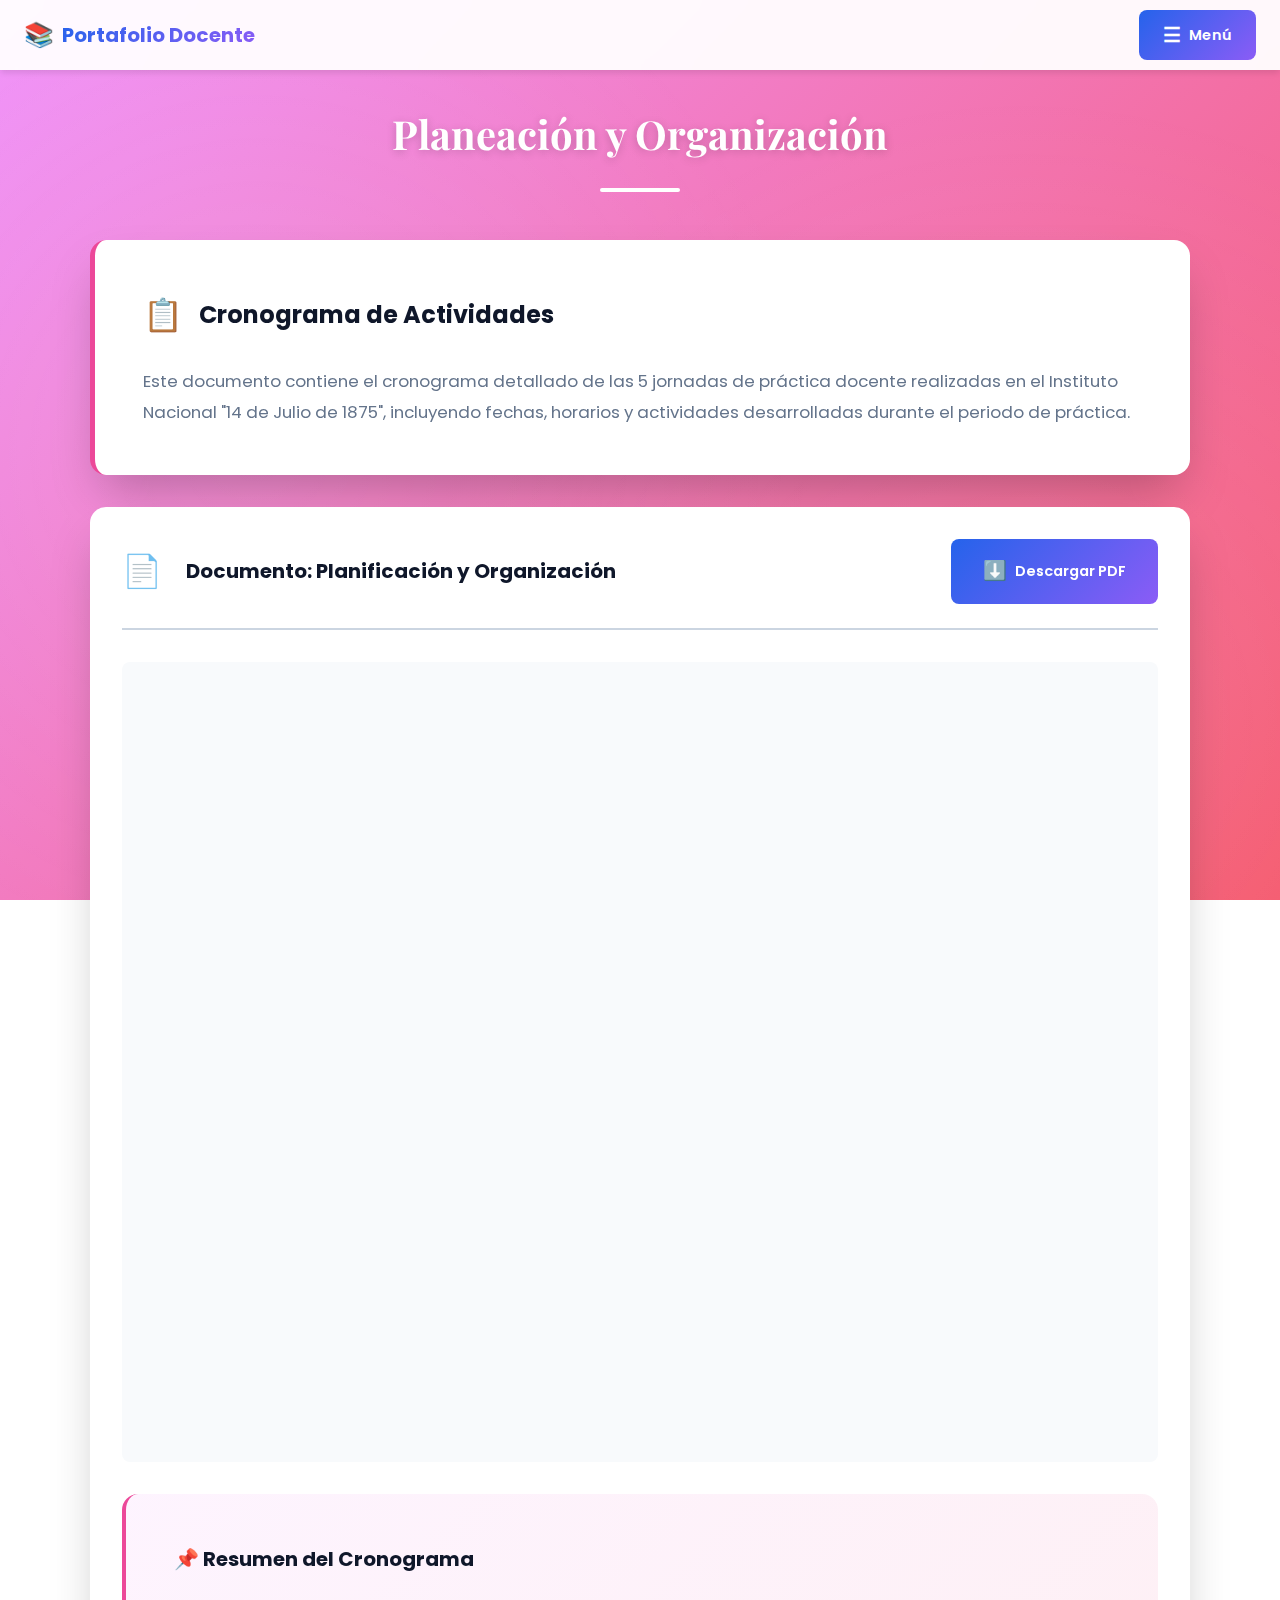
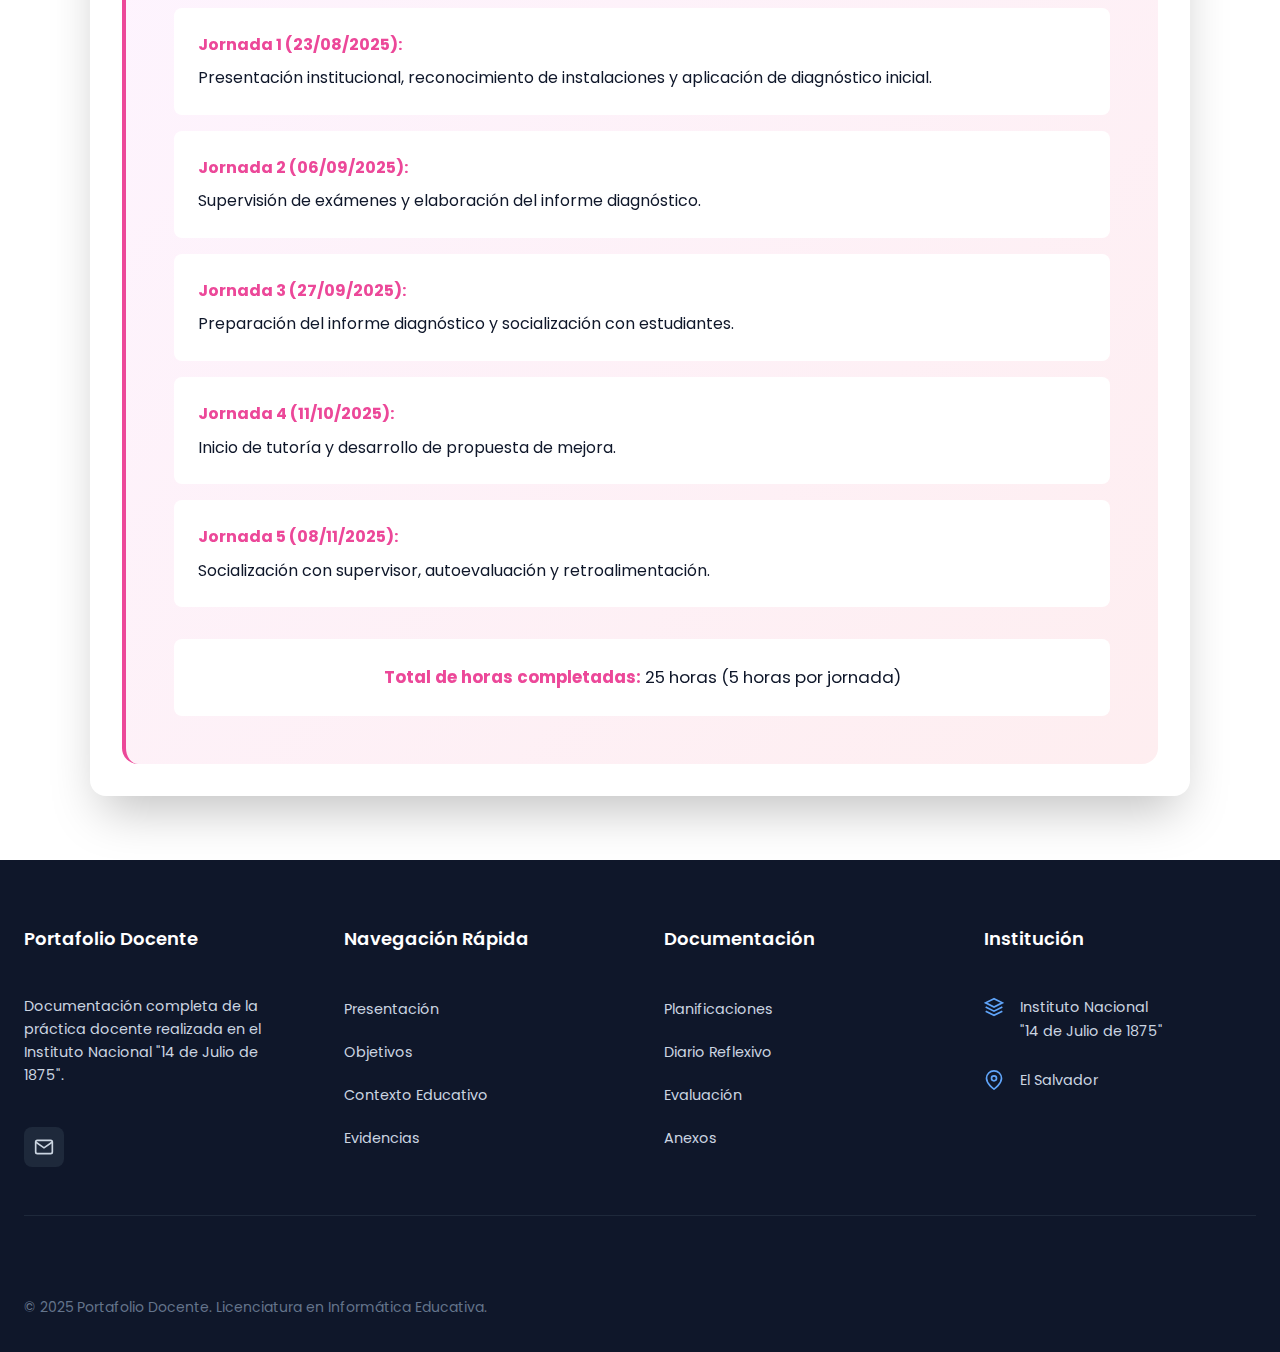
<file: planeacion.html>
<!DOCTYPE html>
<html lang="es">
<head>
    <meta charset="UTF-8">
    <meta name="viewport" content="width=device-width, initial-scale=1.0">
    <title>Planeación y Organización - Portafolio Docente</title>
    <link rel="stylesheet" href="planeacion.css">
    <link rel="preconnect" href="https://fonts.googleapis.com">
    <link rel="preconnect" href="https://fonts.gstatic.com" crossorigin>
    <link href="https://fonts.googleapis.com/css2?family=Poppins:wght@300;400;500;600;700&family=Playfair+Display:wght@700&display=swap" rel="stylesheet">
</head>
<body>
    <!-- Navbar -->
    <nav class="navbar">
        <div class="navbar-container">
            <div class="navbar-brand">
                <span class="brand-icon">📚</span>
                <span class="brand-text">Portafolio Docente</span>
            </div>
            
            <div class="navbar-menu-wrapper">
                <input type="checkbox" id="menu-toggle" class="menu-toggle-checkbox">
                <label for="menu-toggle" class="menu-toggle-label">
                    <span class="menu-icon">☰</span>
                    <span class="menu-text">Menú</span>
                </label>
                
                <ul class="navbar-menu">
                    <li><a href="index.html" class="nav-link">Presentación</a></li>
                    <li><a href="objetivos.html" class="nav-link">Objetivos</a></li>
                    <li><a href="contexto.html" class="nav-link">Contexto</a></li>
                    <li><a href="planeacion.html" class="nav-link">Planeación</a></li>
                    <li><a href="diagnostico.html" class="nav-link">Diagnóstico</a></li>
                    <li><a href="planificaciones.html" class="nav-link">Planificaciones</a></li>
                    <li><a href="evidencias.html" class="nav-link">Evidencias</a></li>
                    <li><a href="diario.html" class="nav-link">Diario Reflexivo</a></li>
                    <li><a href="instrumentos.html" class="nav-link">Instrumentos</a></li>
                    <li><a href="evaluacion.html" class="nav-link">Evaluación</a></li>
                    <li><a href="propuesta.html" class="nav-link">Propuesta</a></li>
                    <li><a href="recursos.html" class="nav-link">Recursos</a></li>
                    <li><a href="experiencias.html" class="nav-link">Experiencias</a></li>
                    <li><a href="anexos.html" class="nav-link">Anexos</a></li>
                </ul>
            </div>
        </div>
    </nav>

    <!-- Sección: Planeación y Organización -->
    <section class="content-section" id="planeacion">
        <div class="section-container">
            <h2 class="section-title">Planeación y Organización</h2>
            
            <article class="planeacion-content">
                <!-- Descripción breve -->
                <div class="description-box">
                    <div class="description-header">
                        <span class="description-icon">📋</span>
                        <h3 class="description-title">Cronograma de Actividades</h3>
                    </div>
                    <p class="description-text">
                        Este documento contiene el cronograma detallado de las 5 jornadas de práctica docente realizadas en el Instituto Nacional "14 de Julio de 1875", incluyendo fechas, horarios y actividades desarrolladas durante el periodo de práctica.
                    </p>
                </div>

                <!-- Visor de PDF -->
                <div class="pdf-viewer-container">
                    <div class="pdf-header">
                        <span class="pdf-icon">📄</span>
                        <h3 class="pdf-title">Documento: Planificación y Organización</h3>
                        <a href="/PLANIFICACION Y ORGANIZACION.pdf" download class="download-btn">
                            <span class="download-icon">⬇️</span>
                            Descargar PDF
                        </a>
                    </div>
                    
                    <!-- iframe para mostrar el PDF -->
                    <div class="pdf-viewer">
                        <iframe 
                            src="PLANIFICACION Y ORGANIZACION.pdf" 
                            type="application/pdf"
                            title="Documento de Planificación y Organización">
                        </iframe>
                        
                        <!-- Mensaje alternativo si el PDF no carga -->
                        <div class="pdf-fallback">
                            <div class="fallback-icon">📱</div>
                            <h4>No se puede visualizar el PDF en este navegador</h4>
                            <p>Por favor, descarga el documento usando el botón de arriba o ábrelo en una nueva pestaña.</p>
                            <a href="PLANIFICACION Y ORGANIZACION.pdf" target="_blank" class="view-btn">
                                Ver en nueva pestaña
                            </a>
                        </div>
                    </div>

                    <!-- Resumen del contenido -->
                    <div class="summary-box">
                        <h4 class="summary-title">📌 Resumen del Cronograma</h4>
                        <ul class="summary-list">
                            <li>
                                <strong>Jornada 1 (23/08/2025):</strong> Presentación institucional, reconocimiento de instalaciones y aplicación de diagnóstico inicial.
                            </li>
                            <li>
                                <strong>Jornada 2 (06/09/2025):</strong> Supervisión de exámenes y elaboración del informe diagnóstico.
                            </li>
                            <li>
                                <strong>Jornada 3 (27/09/2025):</strong> Preparación del informe diagnóstico y socialización con estudiantes.
                            </li>
                            <li>
                                <strong>Jornada 4 (11/10/2025):</strong> Inicio de tutoría y desarrollo de propuesta de mejora.
                            </li>
                            <li>
                                <strong>Jornada 5 (08/11/2025):</strong> Socialización con supervisor, autoevaluación y retroalimentación.
                            </li>
                        </ul>
                        <p class="total-hours">
                            <strong>Total de horas completadas:</strong> 25 horas (5 horas por jornada)
                        </p>
                    </div>
                </div>
            </article>
        </div>
    </section>

    <!-- Footer -->
    <footer class="footer">
        <div class="footer-container">
            <div class="footer-top">
                <article class="footer-column">
                    <h3 class="footer-title">Portafolio Docente</h3>
                    <p class="footer-description">
                        Documentación completa de la práctica docente realizada en el Instituto Nacional "14 de Julio de 1875".
                    </p>
                    <div class="footer-social">
                        <a href="mailto:contacto@ejemplo.com" class="social-link" aria-label="Email">
                            <svg viewBox="0 0 24 24" fill="none" xmlns="http://www.w3.org/2000/svg">
                                <path d="M4 4H20C21.1 4 22 4.9 22 6V18C22 19.1 21.1 20 20 20H4C2.9 20 2 19.1 2 18V6C2 4.9 2.9 4 4 4Z" stroke="currentColor" stroke-width="2"/>
                                <path d="M22 6L12 13L2 6" stroke="currentColor" stroke-width="2"/>
                            </svg>
                        </a>
                    </div>
                </article>

                <article class="footer-column">
                    <h3 class="footer-title">Navegación Rápida</h3>
                    <ul class="footer-links">
                        <li><a href="index.html" class="footer-link">Presentación</a></li>
                        <li><a href="objetivos.html" class="footer-link">Objetivos</a></li>
                        <li><a href="contexto.html" class="footer-link">Contexto Educativo</a></li>
                        <li><a href="evidencias.html" class="footer-link">Evidencias</a></li>
                    </ul>
                </article>

                <article class="footer-column">
                    <h3 class="footer-title">Documentación</h3>
                    <ul class="footer-links">
                        <li><a href="planificaciones.html" class="footer-link">Planificaciones</a></li>
                        <li><a href="diario.html" class="footer-link">Diario Reflexivo</a></li>
                        <li><a href="evaluacion.html" class="footer-link">Evaluación</a></li>
                        <li><a href="anexos.html" class="footer-link">Anexos</a></li>
                    </ul>
                </article>

                <article class="footer-column">
                    <h3 class="footer-title">Institución</h3>
                    <ul class="footer-info">
                        <li>
                            <svg class="footer-icon" viewBox="0 0 24 24" fill="none" xmlns="http://www.w3.org/2000/svg">
                                <path d="M12 2L2 7L12 12L22 7L12 2Z" stroke="currentColor" stroke-width="2"/>
                                <path d="M2 17L12 22L22 17" stroke="currentColor" stroke-width="2"/>
                                <path d="M2 12L12 17L22 12" stroke="currentColor" stroke-width="2"/>
                            </svg>
                            <span>Instituto Nacional<br/>"14 de Julio de 1875"</span>
                        </li>
                        <li>
                            <svg class="footer-icon" viewBox="0 0 24 24" fill="none" xmlns="http://www.w3.org/2000/svg">
                                <path d="M21 10C21 17 12 23 12 23C12 23 3 17 3 10C3 7.61305 3.94821 5.32387 5.63604 3.63604C7.32387 1.94821 9.61305 1 12 1C14.3869 1 16.6761 1.94821 18.364 3.63604C20.0518 5.32387 21 7.61305 21 10Z" stroke="currentColor" stroke-width="2"/>
                                <circle cx="12" cy="10" r="3" stroke="currentColor" stroke-width="2"/>
                            </svg>
                            <span>El Salvador</span>
                        </li>
                    </ul>
                </article>
            </div>

            <div class="footer-bottom">
                <p class="footer-copyright">
                    &copy; 2025 Portafolio Docente. Licenciatura en Informática Educativa.
                </p>
               
            </div>
        </div>
    </footer>

</body>
</html>
</file>
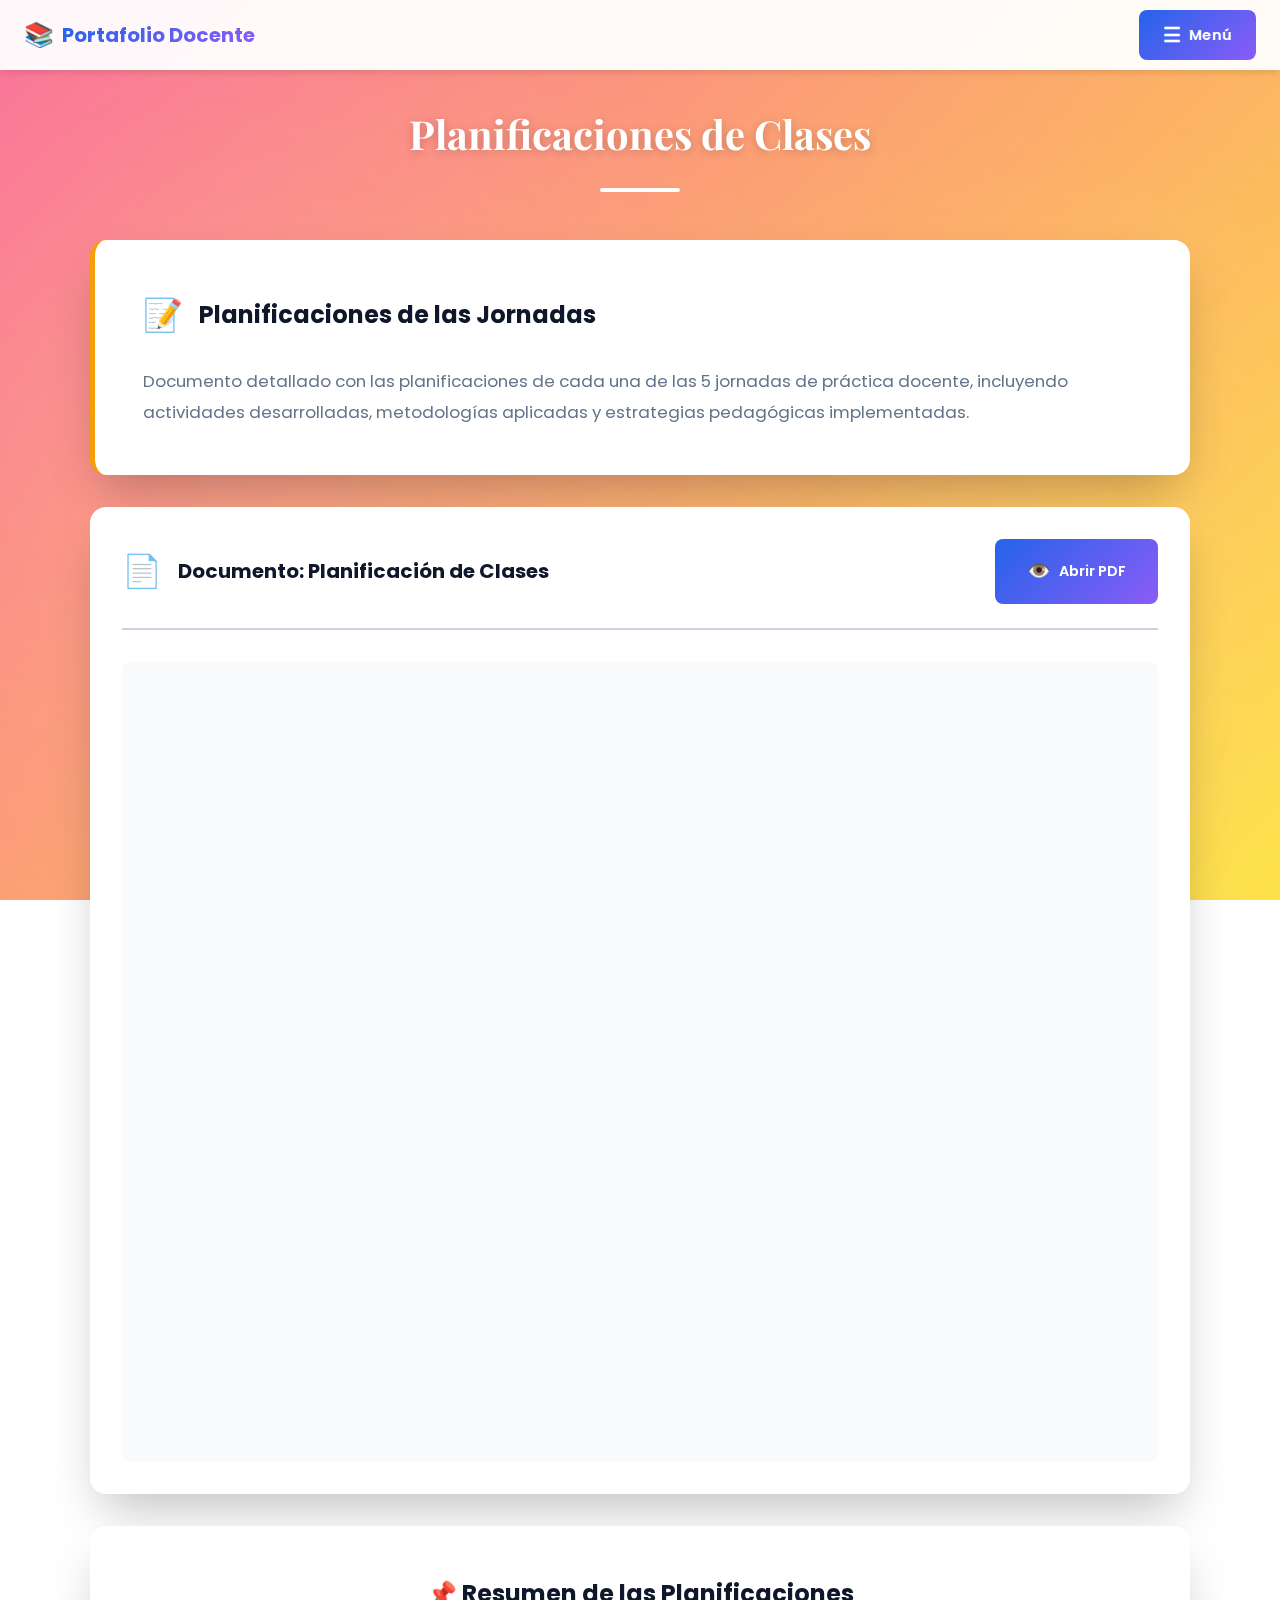
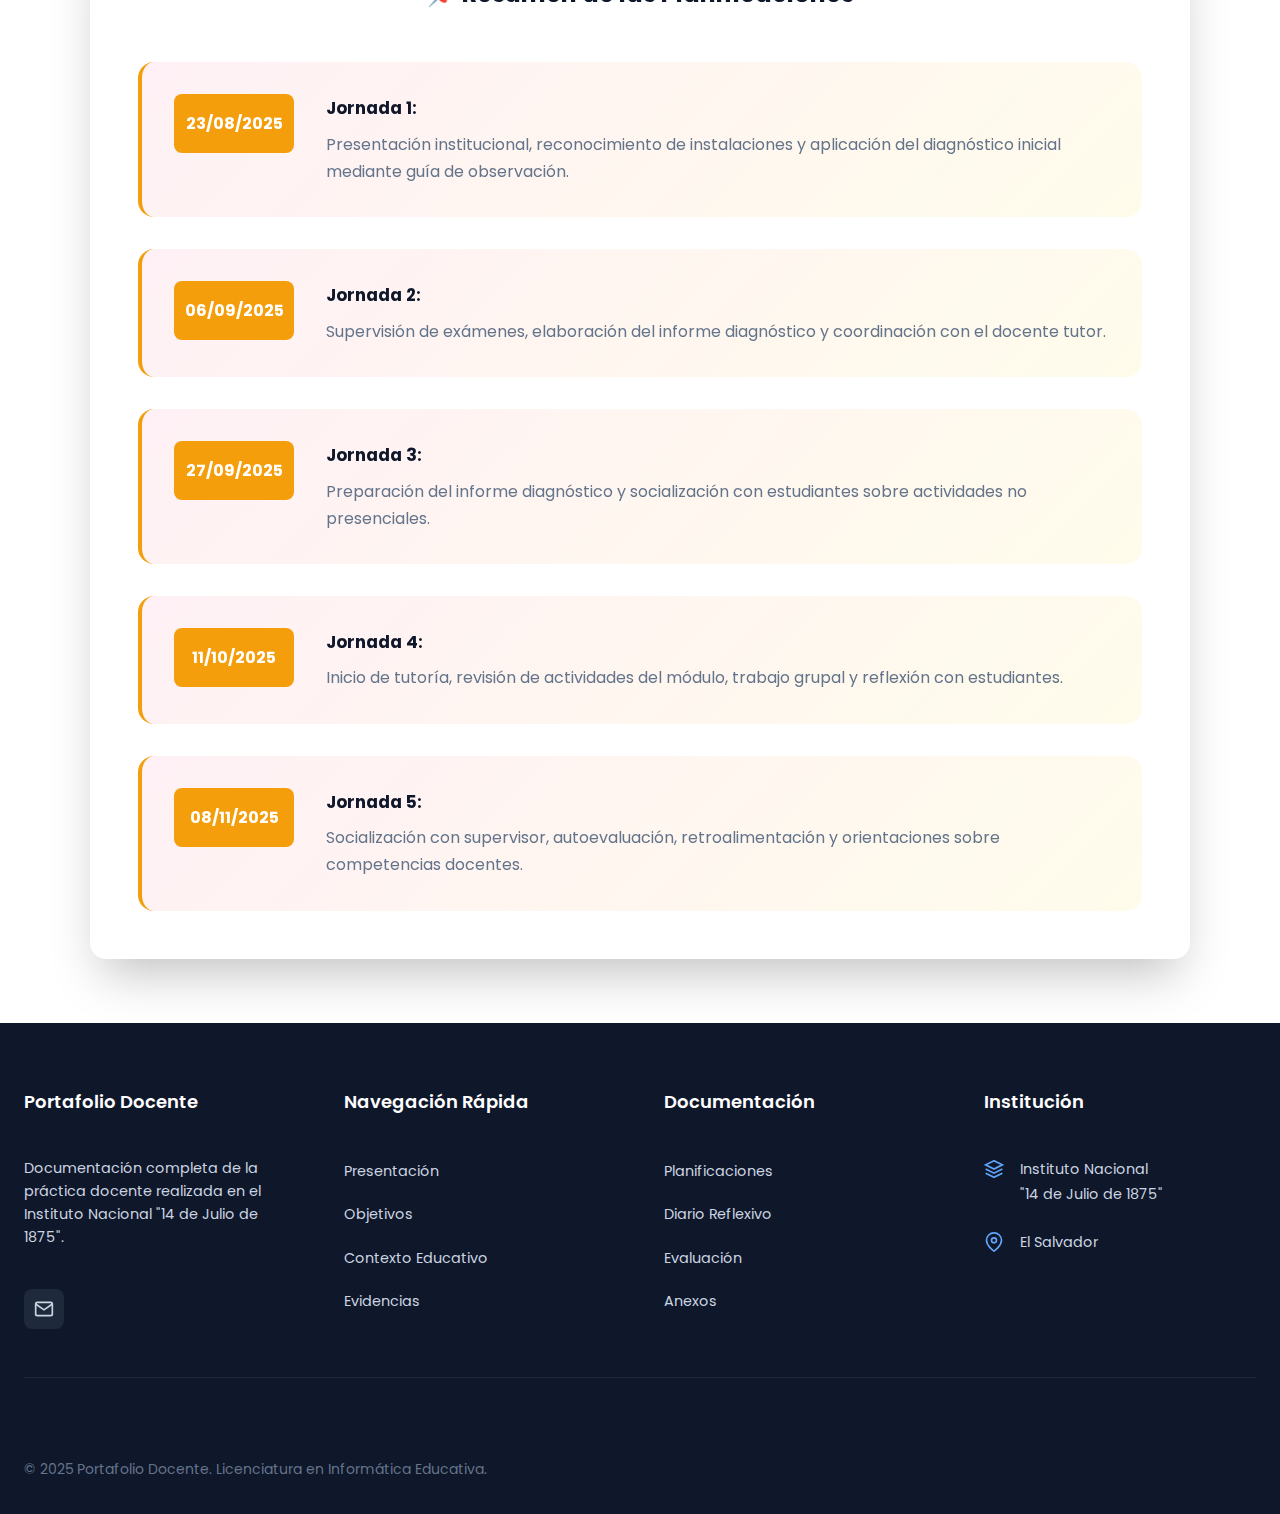
<file: planificaciones.html>
<!DOCTYPE html>
<html lang="es">
<head>
    <meta charset="UTF-8">
    <meta name="viewport" content="width=device-width, initial-scale=1.0">
    <title>Planificaciones de Clases - Portafolio Docente</title>
    <link rel="stylesheet" href="planificaciones.css">
    <link rel="preconnect" href="https://fonts.googleapis.com">
    <link rel="preconnect" href="https://fonts.gstatic.com" crossorigin>
    <link href="https://fonts.googleapis.com/css2?family=Poppins:wght@300;400;500;600;700&family=Playfair+Display:wght@700&display=swap" rel="stylesheet">
</head>
<body>
    <!-- Navbar -->
    <nav class="navbar">
        <div class="navbar-container">
            <div class="navbar-brand">
                <span class="brand-icon">📚</span>
                <span class="brand-text">Portafolio Docente</span>
            </div>
            
            <div class="navbar-menu-wrapper">
                <input type="checkbox" id="menu-toggle" class="menu-toggle-checkbox">
                <label for="menu-toggle" class="menu-toggle-label">
                    <span class="menu-icon">☰</span>
                    <span class="menu-text">Menú</span>
                </label>
                
                <ul class="navbar-menu">
                    <li><a href="index.html" class="nav-link">Presentación</a></li>
                    <li><a href="objetivos.html" class="nav-link">Objetivos</a></li>
                    <li><a href="contexto.html" class="nav-link">Contexto</a></li>
                    <li><a href="planeacion.html" class="nav-link">Planeación</a></li>
                    <li><a href="diagnostico.html" class="nav-link">Diagnóstico</a></li>
                    <li><a href="planificaciones.html" class="nav-link">Planificaciones</a></li>
                    <li><a href="evidencias.html" class="nav-link">Evidencias</a></li>
                    <li><a href="diario.html" class="nav-link">Diario Reflexivo</a></li>
                    <li><a href="instrumentos.html" class="nav-link">Instrumentos</a></li>
                    <li><a href="evaluacion.html" class="nav-link">Evaluación</a></li>
                    <li><a href="propuesta.html" class="nav-link">Propuesta</a></li>
                    <li><a href="recursos.html" class="nav-link">Recursos</a></li>
                    <li><a href="experiencias.html" class="nav-link">Experiencias</a></li>
                    <li><a href="anexos.html" class="nav-link">Anexos</a></li>
                </ul>
            </div>
        </div>
    </nav>

    <!-- Sección: Planificaciones de Clases -->
    <section class="content-section" id="planificaciones">
        <div class="section-container">
            <h2 class="section-title">Planificaciones de Clases</h2>
            
            <article class="planificaciones-content">
                <!-- Descripción breve -->
                <div class="description-box">
                    <div class="description-header">
                        <span class="description-icon">📝</span>
                        <h3 class="description-title">Planificaciones de las Jornadas</h3>
                    </div>
                    <p class="description-text">
                        Documento detallado con las planificaciones de cada una de las 5 jornadas de práctica docente, incluyendo actividades desarrolladas, metodologías aplicadas y estrategias pedagógicas implementadas.
                    </p>
                </div>

                <!-- Visor de PDF -->
                <div class="pdf-viewer-container">
                    <div class="pdf-header">
                        <div class="pdf-info">
                            <span class="pdf-icon">📄</span>
                            <h3 class="pdf-title">Documento: Planificación de Clases</h3>
                        </div>
                        <a href="PLANIFICACION DE CLASES.pdf" target="_blank" class="view-pdf-btn">
                            <span class="btn-icon">👁️</span>
                            Abrir PDF
                        </a>
                    </div>
                    
                    <!-- iframe para mostrar el PDF -->
                    <div class="pdf-viewer">
                        <iframe 
                            src="PLANIFICACION DE CLASES.pdf" 
                            type="application/pdf"
                            title="Documento de Planificación de Clases">
                        </iframe>
                    </div>
                </div>

                <!-- Resumen del contenido -->
                <div class="summary-box">
                    <h4 class="summary-title">📌 Resumen de las Planificaciones</h4>
                    <div class="summary-grid">
                        <div class="summary-item">
                            <div class="summary-date">23/08/2025</div>
                            <div class="summary-content">
                                <strong>Jornada 1:</strong> Presentación institucional, reconocimiento de instalaciones y aplicación del diagnóstico inicial mediante guía de observación.
                            </div>
                        </div>

                        <div class="summary-item">
                            <div class="summary-date">06/09/2025</div>
                            <div class="summary-content">
                                <strong>Jornada 2:</strong> Supervisión de exámenes, elaboración del informe diagnóstico y coordinación con el docente tutor.
                            </div>
                        </div>

                        <div class="summary-item">
                            <div class="summary-date">27/09/2025</div>
                            <div class="summary-content">
                                <strong>Jornada 3:</strong> Preparación del informe diagnóstico y socialización con estudiantes sobre actividades no presenciales.
                            </div>
                        </div>

                        <div class="summary-item">
                            <div class="summary-date">11/10/2025</div>
                            <div class="summary-content">
                                <strong>Jornada 4:</strong> Inicio de tutoría, revisión de actividades del módulo, trabajo grupal y reflexión con estudiantes.
                            </div>
                        </div>

                        <div class="summary-item">
                            <div class="summary-date">08/11/2025</div>
                            <div class="summary-content">
                                <strong>Jornada 5:</strong> Socialización con supervisor, autoevaluación, retroalimentación y orientaciones sobre competencias docentes.
                            </div>
                        </div>
                    </div>
                </div>
            </article>
        </div>
    </section>

    <!-- Footer -->
    <footer class="footer">
        <div class="footer-container">
            <div class="footer-top">
                <article class="footer-column">
                    <h3 class="footer-title">Portafolio Docente</h3>
                    <p class="footer-description">
                        Documentación completa de la práctica docente realizada en el Instituto Nacional "14 de Julio de 1875".
                    </p>
                    <div class="footer-social">
                        <a href="mailto:contacto@ejemplo.com" class="social-link" aria-label="Email">
                            <svg viewBox="0 0 24 24" fill="none" xmlns="http://www.w3.org/2000/svg">
                                <path d="M4 4H20C21.1 4 22 4.9 22 6V18C22 19.1 21.1 20 20 20H4C2.9 20 2 19.1 2 18V6C2 4.9 2.9 4 4 4Z" stroke="currentColor" stroke-width="2"/>
                                <path d="M22 6L12 13L2 6" stroke="currentColor" stroke-width="2"/>
                            </svg>
                        </a>
                    </div>
                </article>

                <article class="footer-column">
                    <h3 class="footer-title">Navegación Rápida</h3>
                    <ul class="footer-links">
                        <li><a href="index.html" class="footer-link">Presentación</a></li>
                        <li><a href="objetivos.html" class="footer-link">Objetivos</a></li>
                        <li><a href="contexto.html" class="footer-link">Contexto Educativo</a></li>
                        <li><a href="evidencias.html" class="footer-link">Evidencias</a></li>
                    </ul>
                </article>

                <article class="footer-column">
                    <h3 class="footer-title">Documentación</h3>
                    <ul class="footer-links">
                        <li><a href="planificaciones.html" class="footer-link">Planificaciones</a></li>
                        <li><a href="diario.html" class="footer-link">Diario Reflexivo</a></li>
                        <li><a href="evaluacion.html" class="footer-link">Evaluación</a></li>
                        <li><a href="anexos.html" class="footer-link">Anexos</a></li>
                    </ul>
                </article>

                <article class="footer-column">
                    <h3 class="footer-title">Institución</h3>
                    <ul class="footer-info">
                        <li>
                            <svg class="footer-icon" viewBox="0 0 24 24" fill="none" xmlns="http://www.w3.org/2000/svg">
                                <path d="M12 2L2 7L12 12L22 7L12 2Z" stroke="currentColor" stroke-width="2"/>
                                <path d="M2 17L12 22L22 17" stroke="currentColor" stroke-width="2"/>
                                <path d="M2 12L12 17L22 12" stroke="currentColor" stroke-width="2"/>
                            </svg>
                            <span>Instituto Nacional<br/>"14 de Julio de 1875"</span>
                        </li>
                        <li>
                            <svg class="footer-icon" viewBox="0 0 24 24" fill="none" xmlns="http://www.w3.org/2000/svg">
                                <path d="M21 10C21 17 12 23 12 23C12 23 3 17 3 10C3 7.61305 3.94821 5.32387 5.63604 3.63604C7.32387 1.94821 9.61305 1 12 1C14.3869 1 16.6761 1.94821 18.364 3.63604C20.0518 5.32387 21 7.61305 21 10Z" stroke="currentColor" stroke-width="2"/>
                                <circle cx="12" cy="10" r="3" stroke="currentColor" stroke-width="2"/>
                            </svg>
                            <span>El Salvador</span>
                        </li>
                    </ul>
                </article>
            </div>

            <div class="footer-bottom">
                <p class="footer-copyright">
                    &copy; 2025 Portafolio Docente. Licenciatura en Informática Educativa.
                </p>
                
            </div>
        </div>
    </footer>

</body>
</html>
</file>
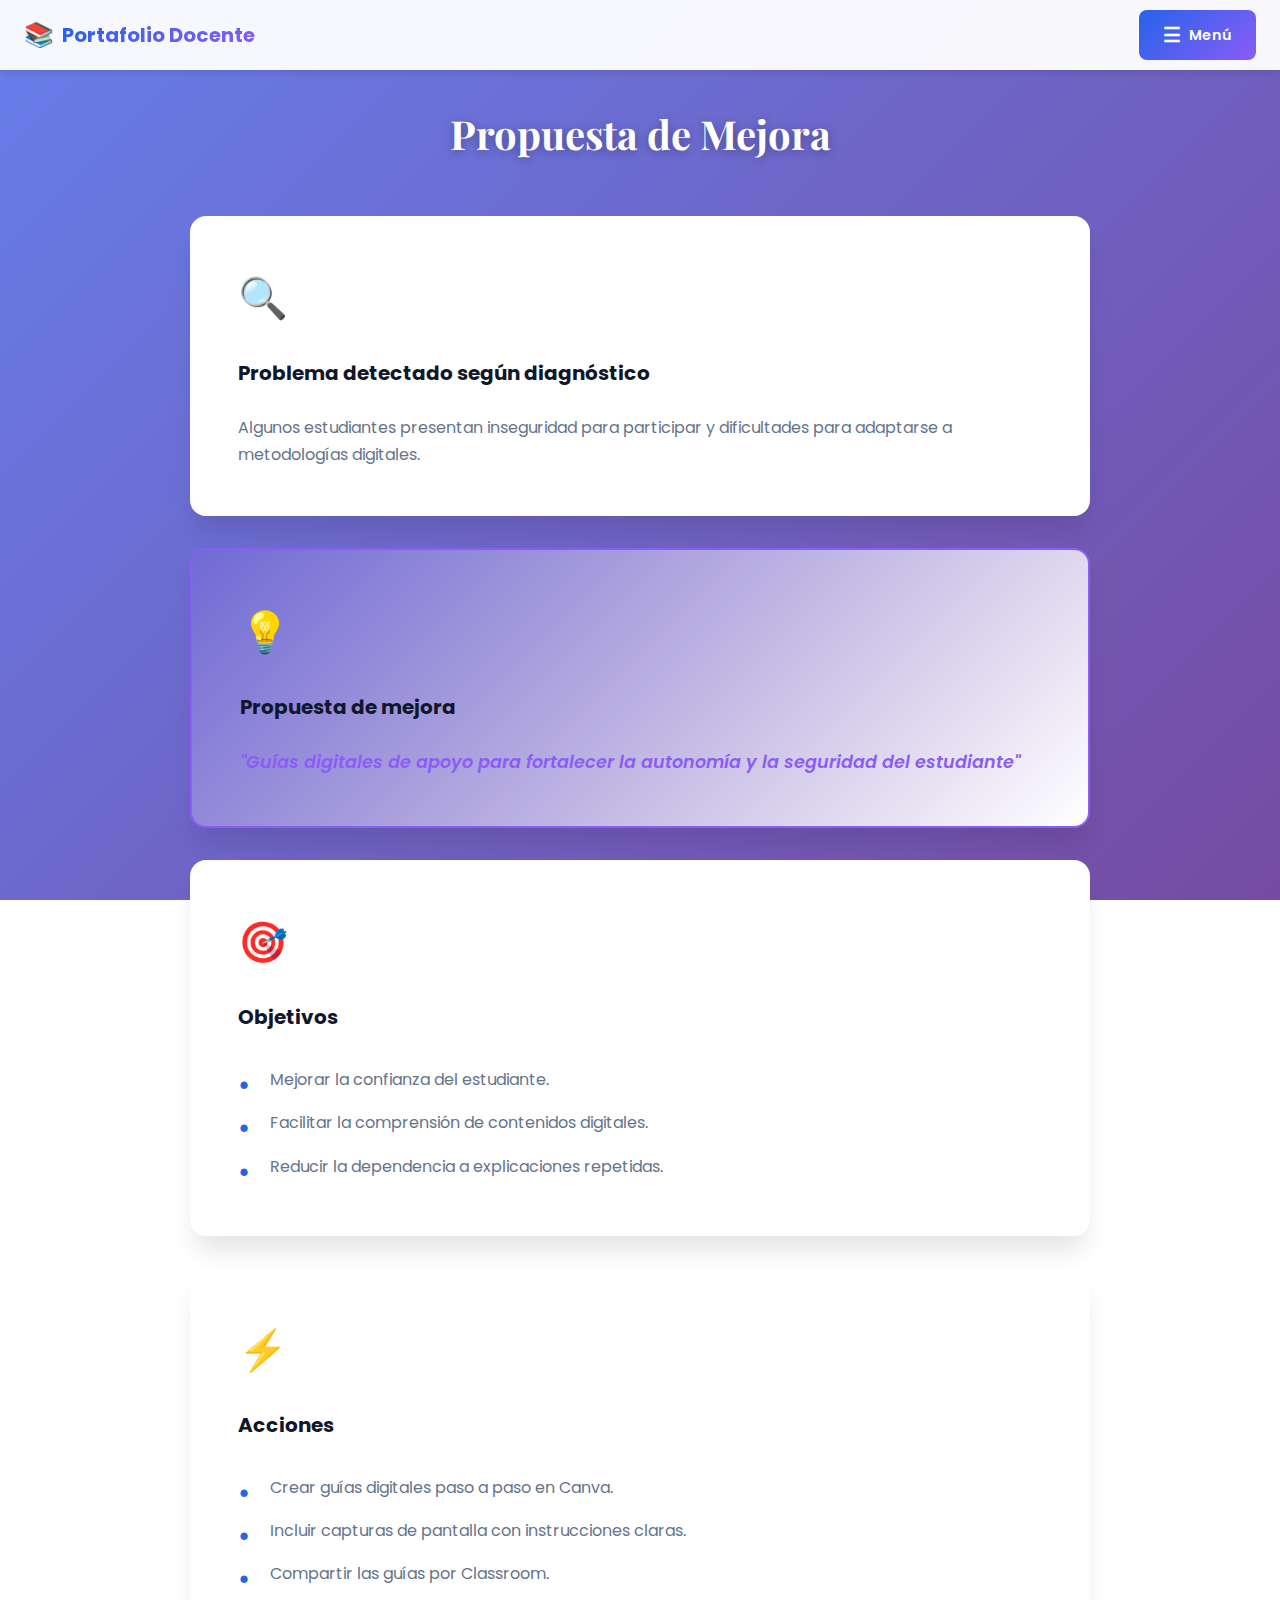
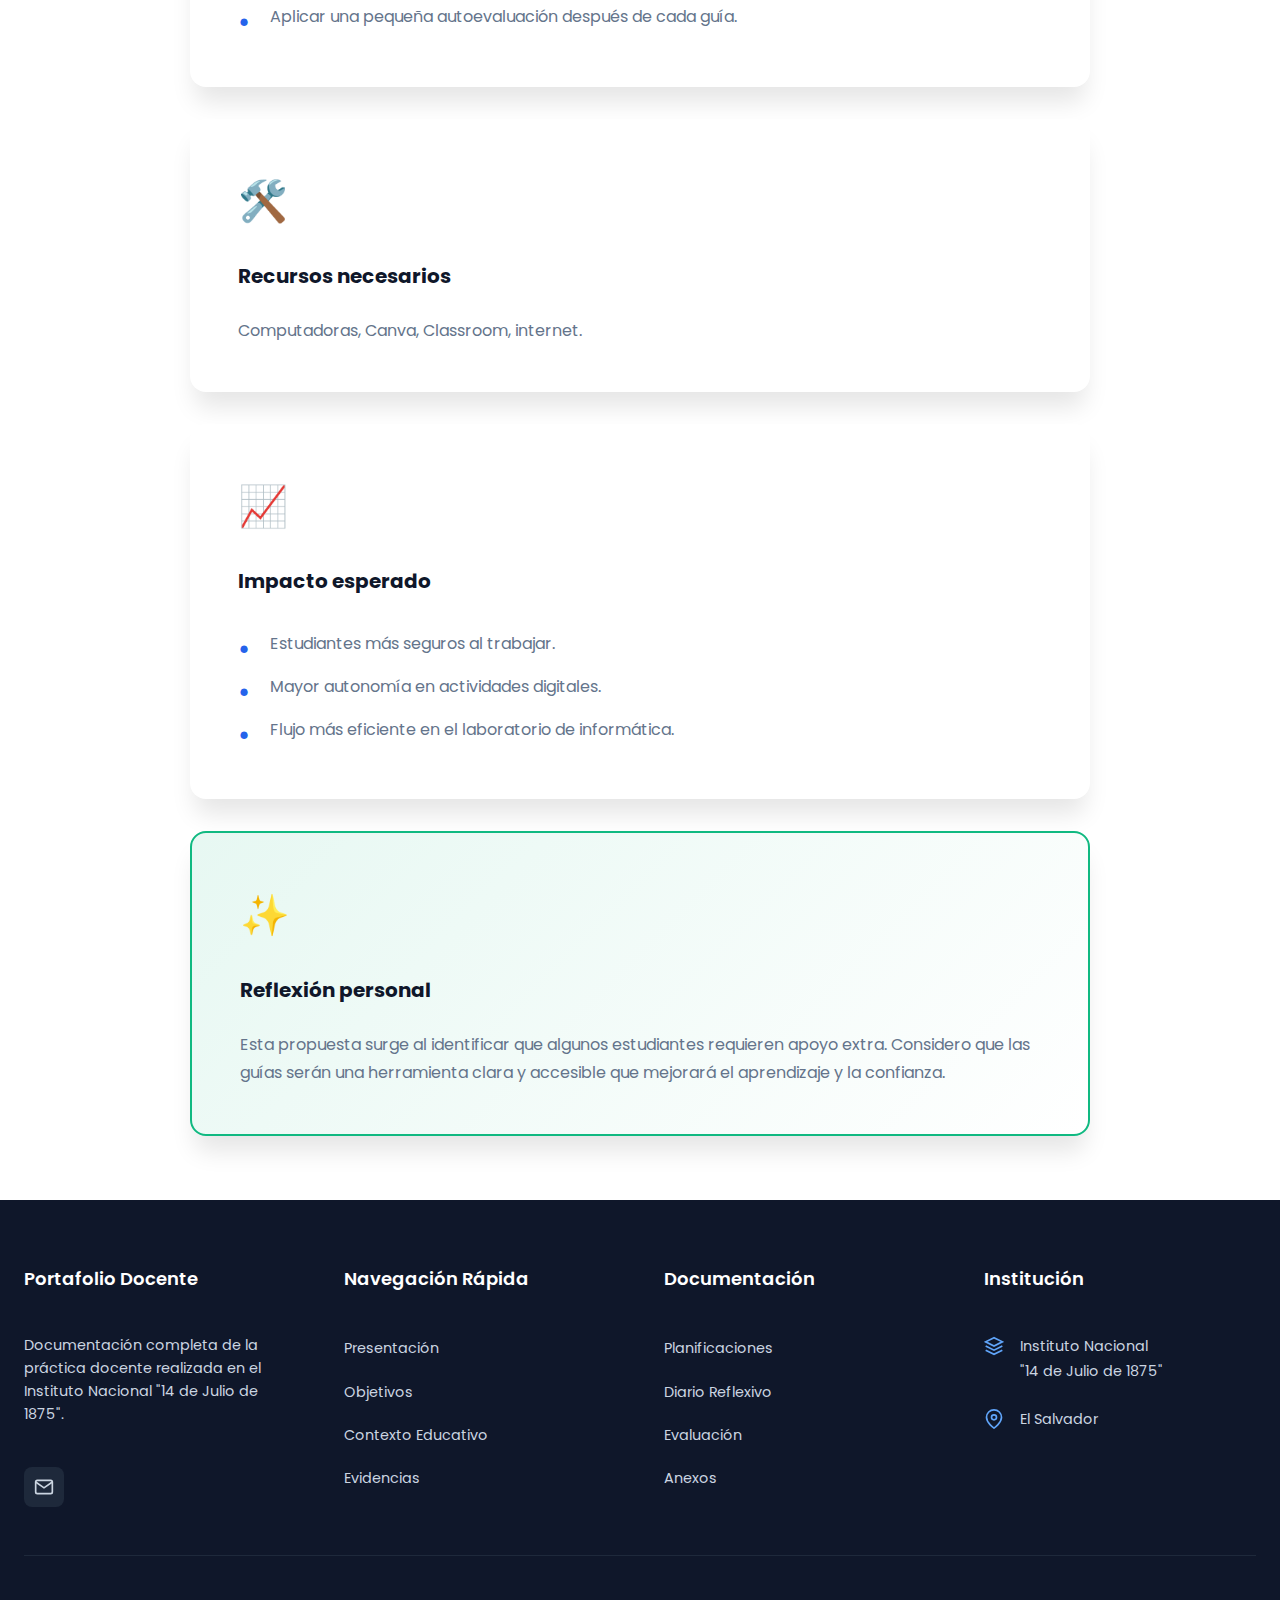
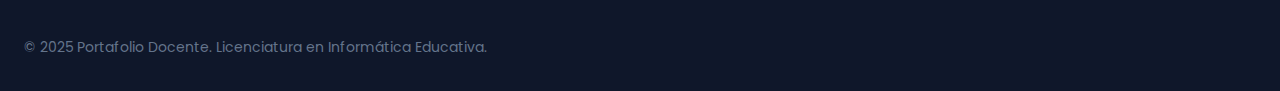
<file: propuesta.html>
<!DOCTYPE html>
<html lang="es">
<head>
    <meta charset="UTF-8">
    <meta name="viewport" content="width=device-width, initial-scale=1.0">
    <title>Propuesta de Mejora - Portafolio Docente</title>
    <link rel="stylesheet" href="propuesta.css">
    <link rel="preconnect" href="https://fonts.googleapis.com">
    <link rel="preconnect" href="https://fonts.gstatic.com" crossorigin>
    <link href="https://fonts.googleapis.com/css2?family=Poppins:wght@300;400;500;600;700&family=Playfair+Display:wght@700&display=swap" rel="stylesheet">
</head>
<body>
    <!-- Navbar -->
    <nav class="navbar">
        <div class="navbar-container">
            <div class="navbar-brand">
                <span class="brand-icon">📚</span>
                <span class="brand-text">Portafolio Docente</span>
            </div>
            
            <div class="navbar-menu-wrapper">
                <input type="checkbox" id="menu-toggle" class="menu-toggle-checkbox">
                <label for="menu-toggle" class="menu-toggle-label">
                    <span class="menu-icon">☰</span>
                    <span class="menu-text">Menú</span>
                </label>
                
                <ul class="navbar-menu">
                    <li><a href="index.html" class="nav-link">Presentación</a></li>
                    <li><a href="objetivos.html" class="nav-link">Objetivos</a></li>
                    <li><a href="contexto.html" class="nav-link">Contexto</a></li>
                    <li><a href="planeacion.html" class="nav-link">Planeación</a></li>
                    <li><a href="diagnostico.html" class="nav-link">Diagnóstico</a></li>
                    <li><a href="planificaciones.html" class="nav-link">Planificaciones</a></li>
                    <li><a href="evidencias.html" class="nav-link">Evidencias</a></li>
                    <li><a href="diario.html" class="nav-link">Diario Reflexivo</a></li>
                    <li><a href="instrumentos.html" class="nav-link">Instrumentos</a></li>
                    <li><a href="evaluacion.html" class="nav-link">Evaluación</a></li>
                    <li><a href="propuesta.html" class="nav-link">Propuesta</a></li>
                    <li><a href="recursos.html" class="nav-link">Recursos</a></li>
                    <li><a href="experiencias.html" class="nav-link">Experiencias</a></li>
                    <li><a href="anexos.html" class="nav-link">Anexos</a></li>
                </ul>
            </div>
        </div>
    </nav>

    <!-- Sección: Propuesta -->
    <section class="content-section">
        <div class="section-container">
            <h2 class="section-title">Propuesta de Mejora</h2>
            
            <div class="propuesta-content">
                <!-- Problema -->
                <div class="propuesta-card">
                    <div class="card-icon">🔍</div>
                    <h3 class="card-title">Problema detectado según diagnóstico</h3>
                    <p class="card-text">Algunos estudiantes presentan inseguridad para participar y dificultades para adaptarse a metodologías digitales.</p>
                </div>

                <!-- Propuesta -->
                <div class="propuesta-card highlight">
                    <div class="card-icon">💡</div>
                    <h3 class="card-title">Propuesta de mejora</h3>
                    <p class="card-text-emphasis">"Guías digitales de apoyo para fortalecer la autonomía y la seguridad del estudiante"</p>
                </div>

                <!-- Objetivos -->
                <div class="propuesta-card">
                    <div class="card-icon">🎯</div>
                    <h3 class="card-title">Objetivos</h3>
                    <ul class="simple-list">
                        <li>Mejorar la confianza del estudiante.</li>
                        <li>Facilitar la comprensión de contenidos digitales.</li>
                        <li>Reducir la dependencia a explicaciones repetidas.</li>
                    </ul>
                </div>

                <!-- Acciones -->
                <div class="propuesta-card">
                    <div class="card-icon">⚡</div>
                    <h3 class="card-title">Acciones</h3>
                    <ul class="simple-list">
                        <li>Crear guías digitales paso a paso en Canva.</li>
                        <li>Incluir capturas de pantalla con instrucciones claras.</li>
                        <li>Compartir las guías por Classroom.</li>
                        <li>Aplicar una pequeña autoevaluación después de cada guía.</li>
                    </ul>
                </div>

                <!-- Recursos -->
                <div class="propuesta-card">
                    <div class="card-icon">🛠️</div>
                    <h3 class="card-title">Recursos necesarios</h3>
                    <p class="card-text">Computadoras, Canva, Classroom, internet.</p>
                </div>

                <!-- Impacto -->
                <div class="propuesta-card">
                    <div class="card-icon">📈</div>
                    <h3 class="card-title">Impacto esperado</h3>
                    <ul class="simple-list">
                        <li>Estudiantes más seguros al trabajar.</li>
                        <li>Mayor autonomía en actividades digitales.</li>
                        <li>Flujo más eficiente en el laboratorio de informática.</li>
                    </ul>
                </div>

                <!-- Reflexión -->
                <div class="propuesta-card reflection">
                    <div class="card-icon">✨</div>
                    <h3 class="card-title">Reflexión personal</h3>
                    <p class="card-text">Esta propuesta surge al identificar que algunos estudiantes requieren apoyo extra. Considero que las guías serán una herramienta clara y accesible que mejorará el aprendizaje y la confianza.</p>
                </div>
            </div>
        </div>
    </section>

    <!-- Footer -->
    <footer class="footer">
        <div class="footer-container">
            <div class="footer-top">
                <article class="footer-column">
                    <h3 class="footer-title">Portafolio Docente</h3>
                    <p class="footer-description">
                        Documentación completa de la práctica docente realizada en el Instituto Nacional "14 de Julio de 1875".
                    </p>
                    <div class="footer-social">
                        <a href="mailto:contacto@ejemplo.com" class="social-link" aria-label="Email">
                            <svg viewBox="0 0 24 24" fill="none" xmlns="http://www.w3.org/2000/svg">
                                <path d="M4 4H20C21.1 4 22 4.9 22 6V18C22 19.1 21.1 20 20 20H4C2.9 20 2 19.1 2 18V6C2 4.9 2.9 4 4 4Z" stroke="currentColor" stroke-width="2"/>
                                <path d="M22 6L12 13L2 6" stroke="currentColor" stroke-width="2"/>
                            </svg>
                        </a>
                    </div>
                </article>

                <article class="footer-column">
                    <h3 class="footer-title">Navegación Rápida</h3>
                    <ul class="footer-links">
                        <li><a href="index.html" class="footer-link">Presentación</a></li>
                        <li><a href="objetivos.html" class="footer-link">Objetivos</a></li>
                        <li><a href="contexto.html" class="footer-link">Contexto Educativo</a></li>
                        <li><a href="evidencias.html" class="footer-link">Evidencias</a></li>
                    </ul>
                </article>

                <article class="footer-column">
                    <h3 class="footer-title">Documentación</h3>
                    <ul class="footer-links">
                        <li><a href="planificaciones.html" class="footer-link">Planificaciones</a></li>
                        <li><a href="diario.html" class="footer-link">Diario Reflexivo</a></li>
                        <li><a href="evaluacion.html" class="footer-link">Evaluación</a></li>
                        <li><a href="anexos.html" class="footer-link">Anexos</a></li>
                    </ul>
                </article>

                <article class="footer-column">
                    <h3 class="footer-title">Institución</h3>
                    <ul class="footer-info">
                        <li>
                            <svg class="footer-icon" viewBox="0 0 24 24" fill="none" xmlns="http://www.w3.org/2000/svg">
                                <path d="M12 2L2 7L12 12L22 7L12 2Z" stroke="currentColor" stroke-width="2"/>
                                <path d="M2 17L12 22L22 17" stroke="currentColor" stroke-width="2"/>
                                <path d="M2 12L12 17L22 12" stroke="currentColor" stroke-width="2"/>
                            </svg>
                            <span>Instituto Nacional<br/>"14 de Julio de 1875"</span>
                        </li>
                        <li>
                            <svg class="footer-icon" viewBox="0 0 24 24" fill="none" xmlns="http://www.w3.org/2000/svg">
                                <path d="M21 10C21 17 12 23 12 23C12 23 3 17 3 10C3 7.61305 3.94821 5.32387 5.63604 3.63604C7.32387 1.94821 9.61305 1 12 1C14.3869 1 16.6761 1.94821 18.364 3.63604C20.0518 5.32387 21 7.61305 21 10Z" stroke="currentColor" stroke-width="2"/>
                                <circle cx="12" cy="10" r="3" stroke="currentColor" stroke-width="2"/>
                            </svg>
                            <span>El Salvador</span>
                        </li>
                    </ul>
                </article>
            </div>

            <div class="footer-bottom">
                <p class="footer-copyright">
                    &copy; 2025 Portafolio Docente. Licenciatura en Informática Educativa.
                </p>
                
            </div>
        </div>
    </footer>

</body>
</html>
</file>
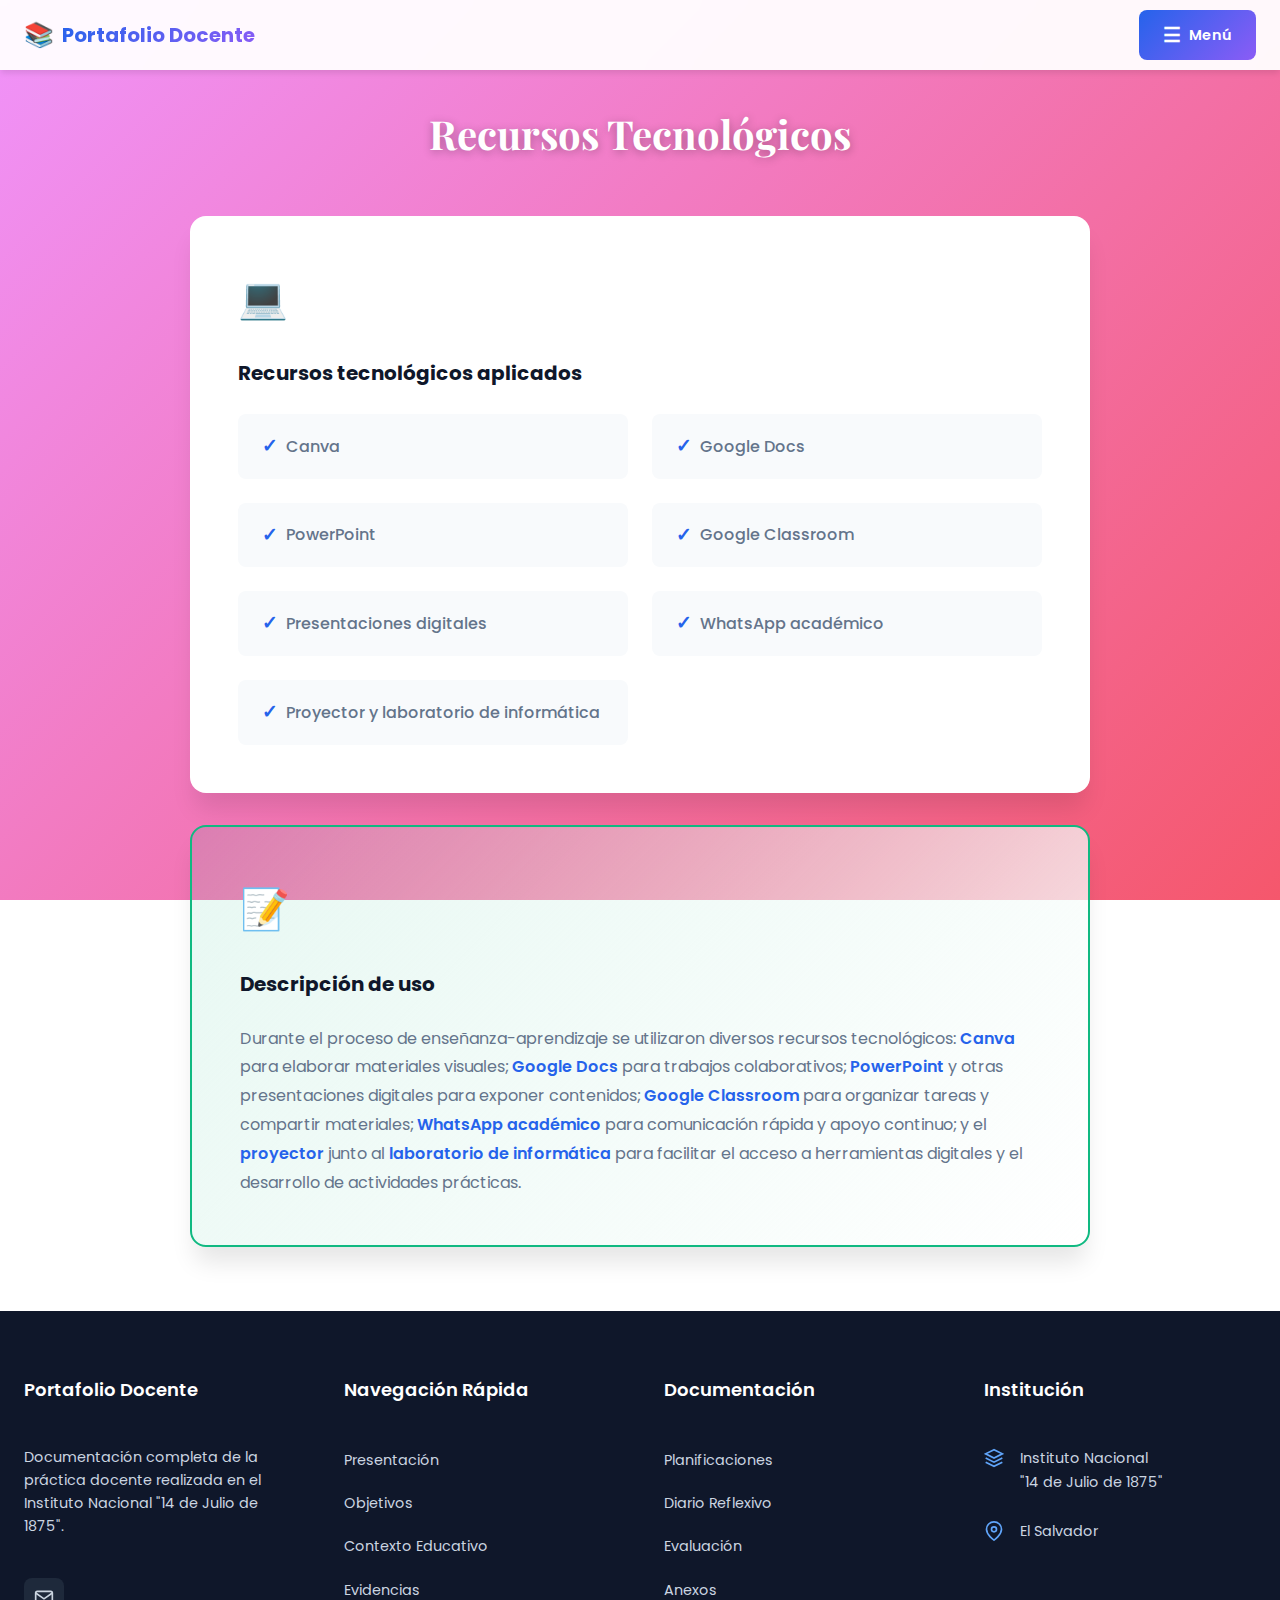
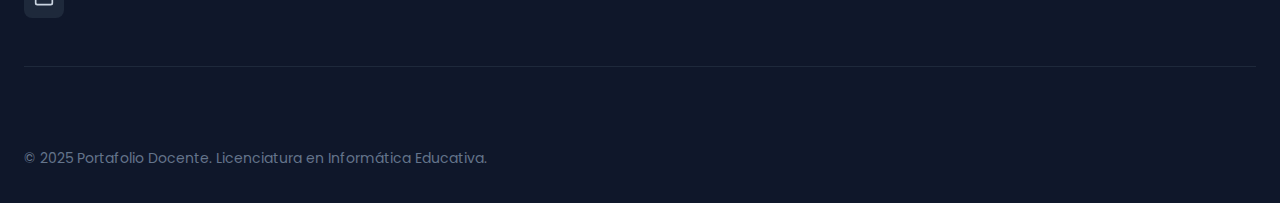
<file: recursos.html>
<!DOCTYPE html>
<html lang="es">
<head>
    <meta charset="UTF-8">
    <meta name="viewport" content="width=device-width, initial-scale=1.0">
    <title>Recursos Tecnológicos - Portafolio Docente</title>
    <link rel="stylesheet" href="recursos.css">
    <link rel="preconnect" href="https://fonts.googleapis.com">
    <link rel="preconnect" href="https://fonts.gstatic.com" crossorigin>
    <link href="https://fonts.googleapis.com/css2?family=Poppins:wght@300;400;500;600;700&family=Playfair+Display:wght@700&display=swap" rel="stylesheet">
</head>
<body>
    <!-- Navbar -->
    <nav class="navbar">
        <div class="navbar-container">
            <div class="navbar-brand">
                <span class="brand-icon">📚</span>
                <span class="brand-text">Portafolio Docente</span>
            </div>
            
            <div class="navbar-menu-wrapper">
                <input type="checkbox" id="menu-toggle" class="menu-toggle-checkbox">
                <label for="menu-toggle" class="menu-toggle-label">
                    <span class="menu-icon">☰</span>
                    <span class="menu-text">Menú</span>
                </label>
                
                <ul class="navbar-menu">
                    <li><a href="index.html" class="nav-link">Presentación</a></li>
                    <li><a href="objetivos.html" class="nav-link">Objetivos</a></li>
                    <li><a href="contexto.html" class="nav-link">Contexto</a></li>
                    <li><a href="planeacion.html" class="nav-link">Planeación</a></li>
                    <li><a href="diagnostico.html" class="nav-link">Diagnóstico</a></li>
                    <li><a href="planificaciones.html" class="nav-link">Planificaciones</a></li>
                    <li><a href="evidencias.html" class="nav-link">Evidencias</a></li>
                    <li><a href="diario.html" class="nav-link">Diario Reflexivo</a></li>
                    <li><a href="instrumentos.html" class="nav-link">Instrumentos</a></li>
                    <li><a href="evaluacion.html" class="nav-link">Evaluación</a></li>
                    <li><a href="propuesta.html" class="nav-link">Propuesta</a></li>
                    <li><a href="recursos.html" class="nav-link">Recursos</a></li>
                    <li><a href="experiencias.html" class="nav-link">Experiencias</a></li>
                    <li><a href="anexos.html" class="nav-link">Anexos</a></li>
                </ul>
            </div>
        </div>
    </nav>

    <!-- Sección: Recursos -->
    <section class="content-section">
        <div class="section-container">
            <h2 class="section-title">Recursos Tecnológicos</h2>
            
            <div class="recursos-content">
                <!-- Lista de recursos -->
                <div class="recursos-card">
                    <div class="card-icon">💻</div>
                    <h3 class="card-title">Recursos tecnológicos aplicados</h3>
                    <ul class="recursos-list">
                        <li>Canva</li>
                        <li>Google Docs</li>
                        <li>PowerPoint</li>
                        <li>Google Classroom</li>
                        <li>Presentaciones digitales</li>
                        <li>WhatsApp académico</li>
                        <li>Proyector y laboratorio de informática</li>
                    </ul>
                </div>

                <!-- Descripción -->
                <div class="recursos-card description">
                    <div class="card-icon">📝</div>
                    <h3 class="card-title">Descripción de uso</h3>
                    <p class="card-text">
                        Durante el proceso de enseñanza-aprendizaje se utilizaron diversos recursos tecnológicos: <strong>Canva</strong> para elaborar materiales visuales; <strong>Google Docs</strong> para trabajos colaborativos; <strong>PowerPoint</strong> y otras presentaciones digitales para exponer contenidos; <strong>Google Classroom</strong> para organizar tareas y compartir materiales; <strong>WhatsApp académico</strong> para comunicación rápida y apoyo continuo; y el <strong>proyector</strong> junto al <strong>laboratorio de informática</strong> para facilitar el acceso a herramientas digitales y el desarrollo de actividades prácticas.
                    </p>
                </div>
            </div>
        </div>
    </section>

    <!-- Footer -->
    <footer class="footer">
        <div class="footer-container">
            <div class="footer-top">
                <article class="footer-column">
                    <h3 class="footer-title">Portafolio Docente</h3>
                    <p class="footer-description">
                        Documentación completa de la práctica docente realizada en el Instituto Nacional "14 de Julio de 1875".
                    </p>
                    <div class="footer-social">
                        <a href="mailto:contacto@ejemplo.com" class="social-link" aria-label="Email">
                            <svg viewBox="0 0 24 24" fill="none" xmlns="http://www.w3.org/2000/svg">
                                <path d="M4 4H20C21.1 4 22 4.9 22 6V18C22 19.1 21.1 20 20 20H4C2.9 20 2 19.1 2 18V6C2 4.9 2.9 4 4 4Z" stroke="currentColor" stroke-width="2"/>
                                <path d="M22 6L12 13L2 6" stroke="currentColor" stroke-width="2"/>
                            </svg>
                        </a>
                    </div>
                </article>

                <article class="footer-column">
                    <h3 class="footer-title">Navegación Rápida</h3>
                    <ul class="footer-links">
                        <li><a href="index.html" class="footer-link">Presentación</a></li>
                        <li><a href="objetivos.html" class="footer-link">Objetivos</a></li>
                        <li><a href="contexto.html" class="footer-link">Contexto Educativo</a></li>
                        <li><a href="evidencias.html" class="footer-link">Evidencias</a></li>
                    </ul>
                </article>

                <article class="footer-column">
                    <h3 class="footer-title">Documentación</h3>
                    <ul class="footer-links">
                        <li><a href="planificaciones.html" class="footer-link">Planificaciones</a></li>
                        <li><a href="diario.html" class="footer-link">Diario Reflexivo</a></li>
                        <li><a href="evaluacion.html" class="footer-link">Evaluación</a></li>
                        <li><a href="anexos.html" class="footer-link">Anexos</a></li>
                    </ul>
                </article>

                <article class="footer-column">
                    <h3 class="footer-title">Institución</h3>
                    <ul class="footer-info">
                        <li>
                            <svg class="footer-icon" viewBox="0 0 24 24" fill="none" xmlns="http://www.w3.org/2000/svg">
                                <path d="M12 2L2 7L12 12L22 7L12 2Z" stroke="currentColor" stroke-width="2"/>
                                <path d="M2 17L12 22L22 17" stroke="currentColor" stroke-width="2"/>
                                <path d="M2 12L12 17L22 12" stroke="currentColor" stroke-width="2"/>
                            </svg>
                            <span>Instituto Nacional<br/>"14 de Julio de 1875"</span>
                        </li>
                        <li>
                            <svg class="footer-icon" viewBox="0 0 24 24" fill="none" xmlns="http://www.w3.org/2000/svg">
                                <path d="M21 10C21 17 12 23 12 23C12 23 3 17 3 10C3 7.61305 3.94821 5.32387 5.63604 3.63604C7.32387 1.94821 9.61305 1 12 1C14.3869 1 16.6761 1.94821 18.364 3.63604C20.0518 5.32387 21 7.61305 21 10Z" stroke="currentColor" stroke-width="2"/>
                                <circle cx="12" cy="10" r="3" stroke="currentColor" stroke-width="2"/>
                            </svg>
                            <span>El Salvador</span>
                        </li>
                    </ul>
                </article>
            </div>

            <div class="footer-bottom">
                <p class="footer-copyright">
                    &copy; 2025 Portafolio Docente. Licenciatura en Informática Educativa.
                </p>
               
            </div>
        </div>
    </footer>

</body>
</html>
</file>
<file: index.css>
/* ========================================
   RESET Y VARIABLES
   ======================================== */

* {
    margin: 0;
    padding: 0;
    box-sizing: border-box;
}

:root {
    /* Colores principales */
    --primary-color: #2563eb;
    --primary-dark: #1e40af;
    --primary-light: #60a5fa;
    --secondary-color: #8b5cf6;
    --secondary-dark: #7c3aed;
    
    /* Colores neutrales */
    --dark: #0f172a;
    --dark-light: #1e293b;
    --gray: #64748b;
    --gray-light: #cbd5e1;
    --light: #f8fafc;
    --white: #ffffff;
    
    /* Colores de acento */
    --accent-1: #ec4899;
    --accent-2: #f59e0b;
    --accent-3: #10b981;
    
    /* Gradientes */
    --gradient-1: linear-gradient(135deg, #667eea 0%, #764ba2 100%);
    --gradient-2: linear-gradient(135deg, #f093fb 0%, #f5576c 100%);
    --gradient-3: linear-gradient(135deg, #4facfe 0%, #00f2fe 100%);
    --gradient-primary: linear-gradient(135deg, var(--primary-color) 0%, var(--secondary-color) 100%);
    
    /* Sombras */
    --shadow-sm: 0 1px 2px 0 rgba(0, 0, 0, 0.05);
    --shadow-md: 0 4px 6px -1px rgba(0, 0, 0, 0.1);
    --shadow-lg: 0 10px 15px -3px rgba(0, 0, 0, 0.1);
    --shadow-xl: 0 20px 25px -5px rgba(0, 0, 0, 0.1);
    --shadow-2xl: 0 25px 50px -12px rgba(0, 0, 0, 0.25);
    
    /* Tipografía */
    --font-primary: 'Poppins', sans-serif;
    --font-display: 'Playfair Display', serif;
    
    /* Espaciado */
    --spacing-xs: 0.5rem;
    --spacing-sm: 1rem;
    --spacing-md: 1.5rem;
    --spacing-lg: 2rem;
    --spacing-xl: 3rem;
    --spacing-2xl: 4rem;
    
    /* Transiciones */
    --transition-fast: 0.2s ease;
    --transition-base: 0.3s ease;
    --transition-slow: 0.5s ease;
    
    /* Border radius */
    --radius-sm: 0.375rem;
    --radius-md: 0.5rem;
    --radius-lg: 1rem;
    --radius-xl: 1.5rem;
    --radius-full: 9999px;
}

/* ========================================
   BASE
   ======================================== */

html {
    scroll-behavior: smooth;
    font-size: 16px;
}

body {
    font-family: var(--font-primary);
    background-color: var(--light);
    color: var(--dark);
    line-height: 1.7;
    overflow-x: hidden;
}

body.menu-open {
    overflow: hidden;
}

section {
    min-height: 100vh;
    padding: var(--spacing-2xl) var(--spacing-md);
    position: relative;
}

/* ========================================
   NAVBAR
   ======================================== */

.navbar {
    position: fixed;
    top: 0;
    left: 0;
    right: 0;
    background: rgba(255, 255, 255, 0.95);
    backdrop-filter: blur(10px);
    box-shadow: var(--shadow-md);
    z-index: 1000;
}

.navbar-container {
    max-width: 1400px;
    margin: 0 auto;
    padding: 0 var(--spacing-md);
    display: flex;
    align-items: center;
    justify-content: space-between;
    height: 70px;
}

.navbar-brand {
    display: flex;
    align-items: center;
    gap: var(--spacing-xs);
    font-size: 1.25rem;
    font-weight: 700;
    color: var(--dark);
    z-index: 1001;
}

.brand-icon {
    font-size: 1.5rem;
}

.brand-text {
    background: var(--gradient-primary);
    -webkit-background-clip: text;
    -webkit-text-fill-color: transparent;
    background-clip: text;
}

.navbar-menu-wrapper {
    position: relative;
}

.menu-toggle-checkbox {
    display: none;
}

.menu-toggle-label {
    display: flex;
    align-items: center;
    gap: var(--spacing-xs);
    padding: var(--spacing-xs) var(--spacing-md);
    background: var(--gradient-primary);
    color: var(--white);
    border-radius: var(--radius-md);
    cursor: pointer;
    font-weight: 600;
    transition: all var(--transition-base);
}

.menu-toggle-label:hover {
    transform: translateY(-2px);
    box-shadow: var(--shadow-lg);
}

.menu-icon {
    font-size: 1.25rem;
}

.menu-text {
    font-size: 0.9rem;
}

.navbar-menu {
    position: absolute;
    top: calc(100% + 10px);
    right: 0;
    background: var(--white);
    border-radius: var(--radius-lg);
    box-shadow: var(--shadow-xl);
    list-style: none;
    min-width: 250px;
    max-height: 0;
    overflow: hidden;
    overflow-y: auto; /* ⬅️ AGREGADO: Permite scroll */
    opacity: 0;
    transform: translateY(-10px);
    transition: all var(--transition-base);
    margin: 0;
}

.navbar-menu-wrapper:hover .navbar-menu,
.menu-toggle-checkbox:checked ~ .navbar-menu {
    max-height: 80vh; /* ⬅️ CAMBIADO: De 600px a 80vh para que se adapte */
    opacity: 1;
    transform: translateY(0);
}

.navbar-menu li {
    border-bottom: 1px solid var(--gray-light);
}

.navbar-menu li:last-child {
    border-bottom: none;
}

.nav-link {
    display: block;
    padding: var(--spacing-md) var(--spacing-lg);
    color: var(--gray);
    text-decoration: none;
    font-size: 0.95rem;
    font-weight: 500;
    transition: all var(--transition-base);
}

.nav-link:hover {
    color: var(--primary-color);
    background: rgba(37, 99, 235, 0.1);
    padding-left: calc(var(--spacing-lg) + 10px);
}

.nav-link:active {
    color: var(--white);
    background: var(--gradient-primary);
}

/* ========================================
   HERO SECTION
   ======================================== */

.hero-section {
    display: flex;
    align-items: center;
    justify-content: center;
    padding-top: 100px;
    position: relative;
    overflow: hidden;
}

.hero-background {
    position: absolute;
    top: 0;
    left: 0;
    right: 0;
    bottom: 0;
    background: var(--gradient-primary);
    z-index: 0;
}

.hero-overlay {
    position: absolute;
    top: 0;
    left: 0;
    right: 0;
    bottom: 0;
    background: radial-gradient(circle at 30% 50%, rgba(255, 255, 255, 0.1) 0%, transparent 50%),
                radial-gradient(circle at 70% 80%, rgba(255, 255, 255, 0.05) 0%, transparent 50%);
}

.floating-shapes {
    position: absolute;
    top: 0;
    left: 0;
    right: 0;
    bottom: 0;
    overflow: hidden;
}

.shape {
    position: absolute;
    border-radius: 50%;
    background: rgba(255, 255, 255, 0.1);
    animation: float 20s infinite ease-in-out;
}

.shape-1 {
    width: 300px;
    height: 300px;
    top: 10%;
    left: 10%;
    animation-delay: 0s;
}

.shape-2 {
    width: 200px;
    height: 200px;
    top: 60%;
    right: 10%;
    animation-delay: 5s;
}

.shape-3 {
    width: 150px;
    height: 150px;
    bottom: 10%;
    left: 50%;
    animation-delay: 10s;
}

@keyframes float {
    0%, 100% {
        transform: translateY(0) rotate(0deg);
    }
    50% {
        transform: translateY(-50px) rotate(180deg);
    }
}

.hero-content {
    max-width: 900px;
    width: 100%;
    z-index: 1;
}

.hero-card {
    background: var(--white);
    border-radius: var(--radius-xl);
    padding: var(--spacing-2xl);
    box-shadow: var(--shadow-2xl);
    animation: fadeInUp 0.8s ease-out;
}

@keyframes fadeInUp {
    from {
        opacity: 0;
        transform: translateY(30px);
    }
    to {
        opacity: 1;
        transform: translateY(0);
    }
}

.hero-header {
    text-align: center;
    margin-bottom: var(--spacing-xl);
}

.profile-image {
    width: 150px;
    height: 150px;
    margin: 0 auto var(--spacing-lg);
    position: relative;
}

.profile-border {
    position: absolute;
    inset: -5px;
    background: var(--gradient-primary);
    border-radius: 50%;
    animation: rotate 10s linear infinite;
}

@keyframes rotate {
    from {
        transform: rotate(0deg);
    }
    to {
        transform: rotate(360deg);
    }
}

.profile-photo {
    position: relative;
    width: 100%;
    height: 100%;
    border-radius: 50%;
    object-fit: cover;
    border: 5px solid var(--white);
    background: linear-gradient(135deg, #f5f7fa 0%, #c3cfe2 100%);
}

/* Si no hay imagen, mostrar placeholder */
.profile-photo[src=""],
.profile-photo:not([src]) {
    background: linear-gradient(135deg, #f5f7fa 0%, #c3cfe2 100%);
    display: flex;
    align-items: center;
    justify-content: center;
}

.profile-photo[src=""]::before,
.profile-photo:not([src])::before {
    content: "📷";
    font-size: 3rem;
    position: absolute;
}

.hero-title {
    font-family: var(--font-display);
    font-size: 2.5rem;
    color: var(--dark);
    margin-bottom: var(--spacing-md);
    line-height: 1.2;
}

.hero-subtitle {
    display: flex;
    align-items: center;
    justify-content: center;
    gap: var(--spacing-md);
    margin-bottom: var(--spacing-lg);
}

.subtitle-line {
    width: 60px;
    height: 2px;
    background: var(--gradient-primary);
}

.subtitle-text {
    font-size: 1rem;
    color: var(--primary-color);
    font-weight: 600;
    text-transform: uppercase;
    letter-spacing: 1px;
}

.hero-body {
    margin-bottom: var(--spacing-xl);
}

.hero-intro {
    font-size: 1.125rem;
    line-height: 1.8;
    color: var(--dark-light);
    margin-bottom: var(--spacing-lg);
    text-align: center;
}

.hero-intro strong {
    color: var(--primary-color);
    font-weight: 600;
}

.hero-text {
    font-size: 1rem;
    line-height: 1.8;
    color: var(--gray);
    margin-bottom: var(--spacing-lg);
    text-align: justify;
}

.hero-text strong {
    color: var(--dark);
    font-weight: 600;
}

.highlight-box {
    background: linear-gradient(135deg, rgba(139, 92, 246, 0.1) 0%, rgba(37, 99, 235, 0.1) 100%);
    border-left: 4px solid var(--primary-color);
    padding: var(--spacing-lg);
    border-radius: var(--radius-md);
    margin: var(--spacing-lg) 0;
    display: flex;
    gap: var(--spacing-md);
    align-items: flex-start;
}

.highlight-icon {
    font-size: 2rem;
    flex-shrink: 0;
}

.highlight-text {
    font-size: 1rem;
    line-height: 1.7;
    color: var(--dark-light);
    font-weight: 500;
}

.hero-conclusion {
    font-size: 1rem;
    line-height: 1.8;
    color: var(--gray);
    text-align: justify;
}

.hero-stats {
    display: grid;
    grid-template-columns: repeat(3, 1fr);
    gap: var(--spacing-lg);
    padding-top: var(--spacing-xl);
    border-top: 2px solid var(--gray-light);
}

.stat-item {
    display: flex;
    flex-direction: column;
    align-items: center;
    gap: var(--spacing-sm);
    padding: var(--spacing-md);
    border-radius: var(--radius-lg);
    transition: all var(--transition-base);
}

.stat-item:hover {
    background: var(--light);
    transform: translateY(-5px);
}

.stat-icon {
    font-size: 2.5rem;
}

.stat-content {
    display: flex;
    flex-direction: column;
    align-items: center;
    gap: 0.25rem;
}

.stat-label {
    font-size: 0.875rem;
    color: var(--gray);
    text-align: center;
    font-weight: 600;
    line-height: 1.4;
}

.scroll-indicator {
    position: absolute;
    bottom: 40px;
    left: 50%;
    transform: translateX(-50%);
    display: flex;
    flex-direction: column;
    align-items: center;
    gap: var(--spacing-xs);
    color: var(--white);
    z-index: 1;
    transition: opacity var(--transition-base);
}

.scroll-arrow {
    width: 30px;
    height: 50px;
    border: 2px solid var(--white);
    border-radius: var(--radius-full);
    position: relative;
}

.scroll-arrow::before {
    content: '';
    position: absolute;
    top: 8px;
    left: 50%;
    transform: translateX(-50%);
    width: 6px;
    height: 6px;
    background: var(--white);
    border-radius: 50%;
    animation: scroll 2s infinite;
}

@keyframes scroll {
    0%, 100% {
        top: 8px;
        opacity: 1;
    }
    50% {
        top: 25px;
        opacity: 0.5;
    }
}

.scroll-text {
    font-size: 0.875rem;
    font-weight: 500;
    letter-spacing: 1px;
    text-transform: uppercase;
}

/* ========================================
   CONTENT SECTIONS
   ======================================== */

.content-section {
    display: flex;
    align-items: center;
    justify-content: center;
    background: var(--white);
}

.section-container {
    max-width: 1200px;
    width: 100%;
}

.section-title {
    font-family: var(--font-display);
    font-size: 2.5rem;
    color: var(--dark);
    margin-bottom: var(--spacing-xl);
    text-align: center;
    position: relative;
    padding-bottom: var(--spacing-md);
}

.section-title::after {
    content: '';
    position: absolute;
    bottom: 0;
    left: 50%;
    transform: translateX(-50%);
    width: 80px;
    height: 4px;
    background: var(--gradient-primary);
    border-radius: var(--radius-full);
}

/* ========================================
   FOOTER
   ======================================== */

.footer {
    background: var(--dark);
    color: var(--gray-light);
    padding: var(--spacing-2xl) var(--spacing-md) var(--spacing-lg);
}

.footer-container {
    max-width: 1400px;
    margin: 0 auto;
}

.footer-top {
    display: grid;
    grid-template-columns: repeat(4, 1fr);
    gap: var(--spacing-xl);
    margin-bottom: var(--spacing-xl);
    padding-bottom: var(--spacing-xl);
    border-bottom: 1px solid var(--dark-light);
}

.footer-column {
    display: flex;
    flex-direction: column;
    gap: var(--spacing-md);
}

.footer-title {
    font-size: 1.125rem;
    font-weight: 600;
    color: var(--white);
    margin-bottom: var(--spacing-sm);
}

.footer-description {
    font-size: 0.9rem;
    line-height: 1.6;
    color: var(--gray-light);
}

.footer-social {
    display: flex;
    gap: var(--spacing-sm);
    margin-top: var(--spacing-sm);
}

.social-link {
    width: 40px;
    height: 40px;
    display: flex;
    align-items: center;
    justify-content: center;
    background: var(--dark-light);
    border-radius: var(--radius-md);
    color: var(--gray-light);
    transition: all var(--transition-base);
}

.social-link:hover {
    background: var(--primary-color);
    color: var(--white);
    transform: translateY(-3px);
}

.social-link svg {
    width: 20px;
    height: 20px;
}

.footer-links {
    list-style: none;
    display: flex;
    flex-direction: column;
    gap: var(--spacing-sm);
}

.footer-link {
    color: var(--gray-light);
    text-decoration: none;
    font-size: 0.9rem;
    transition: all var(--transition-fast);
    display: inline-block;
}

.footer-link:hover {
    color: var(--primary-light);
    padding-left: var(--spacing-xs);
}

.footer-info {
    list-style: none;
    display: flex;
    flex-direction: column;
    gap: var(--spacing-md);
}

.footer-info li {
    display: flex;
    gap: var(--spacing-sm);
    align-items: flex-start;
    font-size: 0.9rem;
}

.footer-icon {
    width: 20px;
    height: 20px;
    color: var(--primary-light);
    flex-shrink: 0;
    margin-top: 2px;
}

.footer-bottom {
    display: flex;
    justify-content: space-between;
    align-items: center;
    flex-wrap: wrap;
    gap: var(--spacing-md);
    padding-top: var(--spacing-lg);
}

.footer-copyright,
.footer-credit {
    font-size: 0.875rem;
    color: var(--gray);
}

.heart {
    color: var(--accent-1);
    animation: heartbeat 1.5s infinite;
}

@keyframes heartbeat {
    0%, 100% {
        transform: scale(1);
    }
    50% {
        transform: scale(1.1);
    }
}

/* ========================================
   RESPONSIVE DESIGN
   ======================================== */

@media (max-width: 1200px) {
    .navbar-menu {
        min-width: 220px;
    }
    
    .nav-link {
        font-size: 0.9rem;
        padding: var(--spacing-sm) var(--spacing-md);
    }
}

@media (max-width: 1024px) {
    .hero-title {
        font-size: 2rem;
    }
    
    .footer-top {
        grid-template-columns: repeat(2, 1fr);
    }
}

@media (max-width: 768px) {
    .navbar-container {
        height: 60px;
    }
    
    .navbar-brand {
        font-size: 1.1rem;
    }
    
    .brand-icon {
        font-size: 1.3rem;
    }
    
    .menu-toggle-label {
        padding: 0.6rem 1rem;
    }
    
    .menu-icon {
        font-size: 1.1rem;
    }
    
    .menu-text {
        font-size: 0.85rem;
    }
    
    .navbar-menu {
        min-width: 200px;
        right: var(--spacing-md);
    }
    
    section {
        padding: var(--spacing-xl) var(--spacing-md);
    }
    
    .hero-section {
        padding-top: 80px;
    }
    
    .hero-card {
        padding: var(--spacing-lg);
    }
    
    .hero-title {
        font-size: 1.75rem;
    }
    
    .hero-intro {
        font-size: 1rem;
    }
    
    .hero-stats {
        grid-template-columns: 1fr;
        gap: var(--spacing-md);
    }
    
    .profile-image {
        width: 120px;
        height: 120px;
    }
    
    .section-title {
        font-size: 2rem;
    }
    
    .footer-top {
        grid-template-columns: 1fr;
        gap: var(--spacing-lg);
    }
    
    .footer-bottom {
        flex-direction: column;
        text-align: center;
    }
}

@media (max-width: 480px) {
    :root {
        font-size: 14px;
    }
    
    .navbar-brand {
        font-size: 1rem;
    }
    
    .brand-text {
        display: none;
    }
    
    .menu-toggle-label {
        padding: 0.5rem 0.8rem;
    }
    
    .navbar-menu {
        min-width: 180px;
        right: var(--spacing-xs);
    }
    
    .nav-link {
        font-size: 0.85rem;
        padding: 0.7rem var(--spacing-md);
    }
    
    .hero-title {
        font-size: 1.5rem;
    }
    
    .subtitle-line {
        width: 40px;
    }
    
    .subtitle-text {
        font-size: 0.875rem;
    }
    
    .highlight-box {
        flex-direction: column;
        padding: var(--spacing-md);
    }
    
    .stat-icon {
        font-size: 2rem;
    }
    
    .section-title {
        font-size: 1.75rem;
    }
}

/* ========================================
   ANIMATIONS Y UTILIDADES
   ======================================== */

/* Smooth transitions para todos los links */
a {
    transition: all var(--transition-base);
}

/* Custom scrollbar */
::-webkit-scrollbar {
    width: 10px;
}

::-webkit-scrollbar-track {
    background: var(--light);
}

::-webkit-scrollbar-thumb {
    background: var(--gradient-primary);
    border-radius: var(--radius-full);
}

::-webkit-scrollbar-thumb:hover {
    background: var(--primary-dark);
}

/* Selection */
::selection {
    background: var(--primary-color);
    color: var(--white);
}
/* Scrollbar personalizado para el menú */
.navbar-menu::-webkit-scrollbar {
    width: 6px;
}

.navbar-menu::-webkit-scrollbar-track {
    background: var(--light);
    border-radius: var(--radius-md);
}

.navbar-menu::-webkit-scrollbar-thumb {
    background: var(--primary-color);
    border-radius: var(--radius-md);
}

.navbar-menu::-webkit-scrollbar-thumb:hover {
    background: var(--primary-dark);
}
</file>
<file: contexto.css>
/* ========================================
   RESET Y VARIABLES
   ======================================== */

* {
    margin: 0;
    padding: 0;
    box-sizing: border-box;
}

:root {
    /* Colores principales */
    --primary-color: #2563eb;
    --primary-dark: #1e40af;
    --primary-light: #60a5fa;
    --secondary-color: #8b5cf6;
    --secondary-dark: #7c3aed;
    
    /* Colores neutrales */
    --dark: #0f172a;
    --dark-light: #1e293b;
    --gray: #64748b;
    --gray-light: #cbd5e1;
    --light: #f8fafc;
    --white: #ffffff;
    
    /* Colores de acento */
    --accent-1: #ec4899;
    --accent-2: #f59e0b;
    --accent-3: #10b981;
    
    /* Gradientes */
    --gradient-primary: linear-gradient(135deg, var(--primary-color) 0%, var(--secondary-color) 100%);
    
    /* Sombras */
    --shadow-sm: 0 1px 2px 0 rgba(0, 0, 0, 0.05);
    --shadow-md: 0 4px 6px -1px rgba(0, 0, 0, 0.1);
    --shadow-lg: 0 10px 15px -3px rgba(0, 0, 0, 0.1);
    --shadow-xl: 0 20px 25px -5px rgba(0, 0, 0, 0.1);
    --shadow-2xl: 0 25px 50px -12px rgba(0, 0, 0, 0.25);
    
    /* Tipografía */
    --font-primary: 'Poppins', sans-serif;
    --font-display: 'Playfair Display', serif;
    
    /* Espaciado */
    --spacing-xs: 0.5rem;
    --spacing-sm: 1rem;
    --spacing-md: 1.5rem;
    --spacing-lg: 2rem;
    --spacing-xl: 3rem;
    --spacing-2xl: 4rem;
    
    /* Transiciones */
    --transition-fast: 0.2s ease;
    --transition-base: 0.3s ease;
    --transition-slow: 0.5s ease;
    
    /* Border radius */
    --radius-sm: 0.375rem;
    --radius-md: 0.5rem;
    --radius-lg: 1rem;
    --radius-xl: 1.5rem;
    --radius-full: 9999px;
}

/* ========================================
   BASE
   ======================================== */

html {
    font-size: 16px;
}

body {
    font-family: var(--font-primary);
    background: linear-gradient(135deg, #4facfe 0%, #00f2fe 100%);
    background-attachment: fixed;
    color: var(--dark);
    line-height: 1.7;
    overflow-x: hidden;
    min-height: 100vh;
}

body::before {
    content: '';
    position: fixed;
    top: 0;
    left: 0;
    right: 0;
    bottom: 0;
    background: 
        radial-gradient(circle at 20% 50%, rgba(255, 255, 255, 0.1) 0%, transparent 50%),
        radial-gradient(circle at 80% 80%, rgba(255, 255, 255, 0.1) 0%, transparent 50%);
    pointer-events: none;
    z-index: 0;
}

body.menu-open {
    overflow: hidden;
}

section {
    min-height: 100vh;
    padding: var(--spacing-2xl) var(--spacing-md);
    position: relative;
    z-index: 1;
}

/* ========================================
   NAVBAR
   ======================================== */

.navbar {
    position: fixed;
    top: 0;
    left: 0;
    right: 0;
    background: rgba(255, 255, 255, 0.95);
    backdrop-filter: blur(10px);
    box-shadow: var(--shadow-md);
    z-index: 1000;
}

.navbar-container {
    max-width: 1400px;
    margin: 0 auto;
    padding: 0 var(--spacing-md);
    display: flex;
    align-items: center;
    justify-content: space-between;
    height: 70px;
}

.navbar-brand {
    display: flex;
    align-items: center;
    gap: var(--spacing-xs);
    font-size: 1.25rem;
    font-weight: 700;
    color: var(--dark);
    z-index: 1001;
}

.brand-icon {
    font-size: 1.5rem;
}

.brand-text {
    background: var(--gradient-primary);
    -webkit-background-clip: text;
    -webkit-text-fill-color: transparent;
    background-clip: text;
}

.navbar-menu-wrapper {
    position: relative;
}

.menu-toggle-checkbox {
    display: none;
}

.menu-toggle-label {
    display: flex;
    align-items: center;
    gap: var(--spacing-xs);
    padding: var(--spacing-xs) var(--spacing-md);
    background: var(--gradient-primary);
    color: var(--white);
    border-radius: var(--radius-md);
    cursor: pointer;
    font-weight: 600;
    transition: all var(--transition-base);
}

.menu-toggle-label:hover {
    transform: translateY(-2px);
    box-shadow: var(--shadow-lg);
}

.menu-icon {
    font-size: 1.25rem;
}

.menu-text {
    font-size: 0.9rem;
}

.navbar-menu {
    position: absolute;
    top: calc(100% + 10px);
    right: 0;
    background: var(--white);
    border-radius: var(--radius-lg);
    box-shadow: var(--shadow-xl);
    list-style: none;
    min-width: 250px;
    max-height: 0;
    overflow: hidden;
    overflow-y: auto; /* ⬅️ AGREGADO: Permite scroll */
    opacity: 0;
    transform: translateY(-10px);
    transition: all var(--transition-base);
    margin: 0;
}

.navbar-menu-wrapper:hover .navbar-menu,
.menu-toggle-checkbox:checked ~ .navbar-menu {
    max-height: 80vh; /* ⬅️ CAMBIADO: De 600px a 80vh para que se adapte */
    opacity: 1;
    transform: translateY(0);
}

.navbar-menu li {
    border-bottom: 1px solid var(--gray-light);
}

.navbar-menu li:last-child {
    border-bottom: none;
}

.nav-link {
    display: block;
    padding: var(--spacing-md) var(--spacing-lg);
    color: var(--gray);
    text-decoration: none;
    font-size: 0.95rem;
    font-weight: 500;
    transition: all var(--transition-base);
}

.nav-link:hover {
    color: var(--primary-color);
    background: rgba(37, 99, 235, 0.1);
    padding-left: calc(var(--spacing-lg) + 10px);
}

.nav-link:active {
    color: var(--white);
    background: var(--gradient-primary);
}

/* ========================================
   CONTENT SECTIONS
   ======================================== */

.content-section {
    display: flex;
    align-items: center;
    justify-content: center;
    padding-top: 100px;
}

.section-container {
    max-width: 1200px;
    width: 100%;
}

.section-title {
    font-family: var(--font-display);
    font-size: 2.5rem;
    color: var(--white);
    margin-bottom: var(--spacing-xl);
    text-align: center;
    position: relative;
    padding-bottom: var(--spacing-md);
    text-shadow: 0 2px 10px rgba(0, 0, 0, 0.2);
}

.section-title::after {
    content: '';
    position: absolute;
    bottom: 0;
    left: 50%;
    transform: translateX(-50%);
    width: 80px;
    height: 4px;
    background: var(--white);
    border-radius: var(--radius-full);
}

/* ========================================
   SECCIÓN CONTEXTO EDUCATIVO
   ======================================== */

.context-content {
    max-width: 900px;
    margin: 0 auto;
}

.context-block {
    background: var(--white);
    border-radius: var(--radius-lg);
    padding: var(--spacing-xl);
    margin-bottom: var(--spacing-lg);
    box-shadow: var(--shadow-2xl);
    border-left: 5px solid var(--secondary-color);
    transition: all var(--transition-base);
    animation: fadeInUp 0.6s ease-out;
}

@keyframes fadeInUp {
    from {
        opacity: 0;
        transform: translateY(30px);
    }
    to {
        opacity: 1;
        transform: translateY(0);
    }
}

.context-block:hover {
    box-shadow: 0 30px 60px -12px rgba(0, 0, 0, 0.3);
    transform: translateY(-8px);
}

.context-header {
    display: flex;
    align-items: center;
    gap: var(--spacing-sm);
    margin-bottom: var(--spacing-md);
}

.context-icon {
    font-size: 2rem;
}

.context-title {
    font-size: 1.5rem;
    font-weight: 700;
    color: var(--dark);
}

.context-text {
    font-size: 1.05rem;
    line-height: 1.8;
    color: var(--gray);
}

.context-text strong {
    color: var(--dark);
    font-weight: 600;
}

/* Información del grupo */
.group-info {
    display: flex;
    flex-direction: column;
    gap: var(--spacing-md);
}

.info-row {
    display: flex;
    gap: var(--spacing-sm);
    padding: var(--spacing-sm) 0;
    border-bottom: 1px solid var(--gray-light);
    transition: all var(--transition-base);
}

.info-row:hover {
    padding-left: var(--spacing-sm);
    background: rgba(79, 172, 254, 0.05);
}

.info-row:last-child {
    border-bottom: none;
}

.info-label {
    font-weight: 600;
    color: var(--dark);
    min-width: 180px;
    flex-shrink: 0;
}

.info-value {
    color: var(--gray);
    line-height: 1.6;
}

/* Lista de recursos */
.resources-list {
    list-style: none;
    padding: 0;
    margin: 0;
    display: grid;
    grid-template-columns: repeat(auto-fit, minmax(250px, 1fr));
    gap: var(--spacing-sm);
}

.resource-item {
    display: flex;
    align-items: center;
    gap: var(--spacing-sm);
    padding: var(--spacing-sm);
    background: var(--light);
    border-radius: var(--radius-md);
    transition: all var(--transition-fast);
}

.resource-item:hover {
    background: rgba(79, 172, 254, 0.1);
    transform: translateX(5px);
}

.resource-bullet {
    color: var(--accent-3);
    font-size: 1.25rem;
    flex-shrink: 0;
}

.resource-text {
    font-size: 0.95rem;
    color: var(--gray);
}

/* ========================================
   FOOTER
   ======================================== */

.footer {
    background: var(--dark);
    color: var(--gray-light);
    padding: var(--spacing-2xl) var(--spacing-md) var(--spacing-lg);
    position: relative;
    z-index: 1;
}

.footer-container {
    max-width: 1400px;
    margin: 0 auto;
}

.footer-top {
    display: grid;
    grid-template-columns: repeat(4, 1fr);
    gap: var(--spacing-xl);
    margin-bottom: var(--spacing-xl);
    padding-bottom: var(--spacing-xl);
    border-bottom: 1px solid var(--dark-light);
}

.footer-column {
    display: flex;
    flex-direction: column;
    gap: var(--spacing-md);
}

.footer-title {
    font-size: 1.125rem;
    font-weight: 600;
    color: var(--white);
    margin-bottom: var(--spacing-sm);
}

.footer-description {
    font-size: 0.9rem;
    line-height: 1.6;
    color: var(--gray-light);
}

.footer-social {
    display: flex;
    gap: var(--spacing-sm);
    margin-top: var(--spacing-sm);
}

.social-link {
    width: 40px;
    height: 40px;
    display: flex;
    align-items: center;
    justify-content: center;
    background: var(--dark-light);
    border-radius: var(--radius-md);
    color: var(--gray-light);
    transition: all var(--transition-base);
}

.social-link:hover {
    background: var(--primary-color);
    color: var(--white);
    transform: translateY(-3px);
}

.social-link svg {
    width: 20px;
    height: 20px;
}

.footer-links {
    list-style: none;
    display: flex;
    flex-direction: column;
    gap: var(--spacing-sm);
}

.footer-link {
    color: var(--gray-light);
    text-decoration: none;
    font-size: 0.9rem;
    transition: all var(--transition-fast);
    display: inline-block;
}

.footer-link:hover {
    color: var(--primary-light);
    padding-left: var(--spacing-xs);
}

.footer-info {
    list-style: none;
    display: flex;
    flex-direction: column;
    gap: var(--spacing-md);
}

.footer-info li {
    display: flex;
    gap: var(--spacing-sm);
    align-items: flex-start;
    font-size: 0.9rem;
}

.footer-icon {
    width: 20px;
    height: 20px;
    color: var(--primary-light);
    flex-shrink: 0;
    margin-top: 2px;
}

.footer-bottom {
    display: flex;
    justify-content: space-between;
    align-items: center;
    flex-wrap: wrap;
    gap: var(--spacing-md);
    padding-top: var(--spacing-lg);
}

.footer-copyright,
.footer-credit {
    font-size: 0.875rem;
    color: var(--gray);
}

.heart {
    color: var(--accent-1);
    animation: heartbeat 1.5s infinite;
}

@keyframes heartbeat {
    0%, 100% {
        transform: scale(1);
    }
    50% {
        transform: scale(1.1);
    }
}

/* ========================================
   RESPONSIVE DESIGN
   ======================================== */

@media (max-width: 1200px) {
    .navbar-menu {
        min-width: 220px;
    }
    
    .nav-link {
        font-size: 0.9rem;
        padding: var(--spacing-sm) var(--spacing-md);
    }
}

@media (max-width: 1024px) {
    .footer-top {
        grid-template-columns: repeat(2, 1fr);
    }
}

@media (max-width: 768px) {
    .navbar-container {
        height: 60px;
    }
    
    .navbar-brand {
        font-size: 1.1rem;
    }
    
    .brand-icon {
        font-size: 1.3rem;
    }
    
    .menu-toggle-label {
        padding: 0.6rem 1rem;
    }
    
    .menu-icon {
        font-size: 1.1rem;
    }
    
    .menu-text {
        font-size: 0.85rem;
    }
    
    .navbar-menu {
        min-width: 200px;
        right: var(--spacing-md);
    }
    
    section {
        padding: var(--spacing-xl) var(--spacing-md);
    }
    
    .content-section {
        padding-top: 100px;
    }
    
    .section-title {
        font-size: 2rem;
    }
    
    .context-block {
        padding: var(--spacing-lg);
    }
    
    .context-title {
        font-size: 1.25rem;
    }
    
    .context-text {
        font-size: 1rem;
    }
    
    .info-label {
        min-width: 120px;
        font-size: 0.9rem;
    }
    
    .info-value {
        font-size: 0.9rem;
    }
    
    .resources-list {
        grid-template-columns: 1fr;
    }
    
    .footer-top {
        grid-template-columns: 1fr;
        gap: var(--spacing-lg);
    }
    
    .footer-bottom {
        flex-direction: column;
        text-align: center;
    }
}

@media (max-width: 480px) {
    :root {
        font-size: 14px;
    }
    
    .navbar-brand {
        font-size: 1rem;
    }
    
    .brand-text {
        display: none;
    }
    
    .menu-toggle-label {
        padding: 0.5rem 0.8rem;
    }
    
    .navbar-menu {
        min-width: 180px;
        right: var(--spacing-xs);
    }
    
    .nav-link {
        font-size: 0.85rem;
        padding: 0.7rem var(--spacing-md);
    }
    
    .section-title {
        font-size: 1.75rem;
    }
}

/* ========================================
   ANIMATIONS Y UTILIDADES
   ======================================== */

a {
    transition: all var(--transition-base);
}

::-webkit-scrollbar {
    width: 10px;
}

::-webkit-scrollbar-track {
    background: rgba(255, 255, 255, 0.1);
}

::-webkit-scrollbar-thumb {
    background: rgba(255, 255, 255, 0.3);
    border-radius: var(--radius-full);
}

::-webkit-scrollbar-thumb:hover {
    background: rgba(255, 255, 255, 0.5);
}

::selection {
    background: var(--primary-color);
    color: var(--white);
}
/* Scrollbar personalizado para el menú */
.navbar-menu::-webkit-scrollbar {
    width: 6px;
}

.navbar-menu::-webkit-scrollbar-track {
    background: var(--light);
    border-radius: var(--radius-md);
}

.navbar-menu::-webkit-scrollbar-thumb {
    background: var(--primary-color);
    border-radius: var(--radius-md);
}

.navbar-menu::-webkit-scrollbar-thumb:hover {
    background: var(--primary-dark);
}
</file>
<file: diagnostico.css>
/* ========================================
   RESET Y VARIABLES
   ======================================== */

* {
    margin: 0;
    padding: 0;
    box-sizing: border-box;
}

:root {
    /* Colores principales */
    --primary-color: #2563eb;
    --primary-dark: #1e40af;
    --primary-light: #60a5fa;
    --secondary-color: #8b5cf6;
    --secondary-dark: #7c3aed;
    
    /* Colores neutrales */
    --dark: #0f172a;
    --dark-light: #1e293b;
    --gray: #64748b;
    --gray-light: #cbd5e1;
    --light: #f8fafc;
    --white: #ffffff;
    
    /* Colores de acento */
    --accent-1: #ec4899;
    --accent-2: #f59e0b;
    --accent-3: #10b981;
    --accent-4: #ef4444;
    
    /* Gradientes */
    --gradient-primary: linear-gradient(135deg, var(--primary-color) 0%, var(--secondary-color) 100%);
    
    /* Sombras */
    --shadow-sm: 0 1px 2px 0 rgba(0, 0, 0, 0.05);
    --shadow-md: 0 4px 6px -1px rgba(0, 0, 0, 0.1);
    --shadow-lg: 0 10px 15px -3px rgba(0, 0, 0, 0.1);
    --shadow-xl: 0 20px 25px -5px rgba(0, 0, 0, 0.1);
    --shadow-2xl: 0 25px 50px -12px rgba(0, 0, 0, 0.25);
    
    /* Tipografía */
    --font-primary: 'Poppins', sans-serif;
    --font-display: 'Playfair Display', serif;
    
    /* Espaciado */
    --spacing-xs: 0.5rem;
    --spacing-sm: 1rem;
    --spacing-md: 1.5rem;
    --spacing-lg: 2rem;
    --spacing-xl: 3rem;
    --spacing-2xl: 4rem;
    
    /* Transiciones */
    --transition-fast: 0.2s ease;
    --transition-base: 0.3s ease;
    --transition-slow: 0.5s ease;
    
    /* Border radius */
    --radius-sm: 0.375rem;
    --radius-md: 0.5rem;
    --radius-lg: 1rem;
    --radius-xl: 1.5rem;
    --radius-full: 9999px;
}

/* ========================================
   BASE
   ======================================== */

html {
    font-size: 16px;
}

body {
    font-family: var(--font-primary);
    background: linear-gradient(135deg, #667eea 0%, #764ba2 100%);
    background-attachment: fixed;
    color: var(--dark);
    line-height: 1.7;
    overflow-x: hidden;
    min-height: 100vh;
}

body::before {
    content: '';
    position: fixed;
    top: 0;
    left: 0;
    right: 0;
    bottom: 0;
    background: 
        radial-gradient(circle at 20% 50%, rgba(255, 255, 255, 0.1) 0%, transparent 50%),
        radial-gradient(circle at 80% 80%, rgba(255, 255, 255, 0.1) 0%, transparent 50%);
    pointer-events: none;
    z-index: 0;
}

body.menu-open {
    overflow: hidden;
}

section {
    min-height: 100vh;
    padding: var(--spacing-2xl) var(--spacing-md);
    position: relative;
    z-index: 1;
}

/* ========================================
   NAVBAR
   ======================================== */

.navbar {
    position: fixed;
    top: 0;
    left: 0;
    right: 0;
    background: rgba(255, 255, 255, 0.95);
    backdrop-filter: blur(10px);
    box-shadow: var(--shadow-md);
    z-index: 1000;
}

.navbar-container {
    max-width: 1400px;
    margin: 0 auto;
    padding: 0 var(--spacing-md);
    display: flex;
    align-items: center;
    justify-content: space-between;
    height: 70px;
}

.navbar-brand {
    display: flex;
    align-items: center;
    gap: var(--spacing-xs);
    font-size: 1.25rem;
    font-weight: 700;
    color: var(--dark);
    z-index: 1001;
}

.brand-icon {
    font-size: 1.5rem;
}

.brand-text {
    background: var(--gradient-primary);
    -webkit-background-clip: text;
    -webkit-text-fill-color: transparent;
    background-clip: text;
}

.navbar-menu-wrapper {
    position: relative;
}

.menu-toggle-checkbox {
    display: none;
}

.menu-toggle-label {
    display: flex;
    align-items: center;
    gap: var(--spacing-xs);
    padding: var(--spacing-xs) var(--spacing-md);
    background: var(--gradient-primary);
    color: var(--white);
    border-radius: var(--radius-md);
    cursor: pointer;
    font-weight: 600;
    transition: all var(--transition-base);
}

.menu-toggle-label:hover {
    transform: translateY(-2px);
    box-shadow: var(--shadow-lg);
}

.menu-icon {
    font-size: 1.25rem;
}

.menu-text {
    font-size: 0.9rem;
}

.navbar-menu {
    position: absolute;
    top: calc(100% + 10px);
    right: 0;
    background: var(--white);
    border-radius: var(--radius-lg);
    box-shadow: var(--shadow-xl);
    list-style: none;
    min-width: 250px;
    max-height: 0;
    overflow: hidden;
    overflow-y: auto; /* ⬅️ AGREGADO: Permite scroll */
    opacity: 0;
    transform: translateY(-10px);
    transition: all var(--transition-base);
    margin: 0;
}

.navbar-menu-wrapper:hover .navbar-menu,
.menu-toggle-checkbox:checked ~ .navbar-menu {
    max-height: 80vh; /* ⬅️ CAMBIADO: De 600px a 80vh para que se adapte */
    opacity: 1;
    transform: translateY(0);
}

.navbar-menu li {
    border-bottom: 1px solid var(--gray-light);
}

.navbar-menu li:last-child {
    border-bottom: none;
}

.nav-link {
    display: block;
    padding: var(--spacing-md) var(--spacing-lg);
    color: var(--gray);
    text-decoration: none;
    font-size: 0.95rem;
    font-weight: 500;
    transition: all var(--transition-base);
}

.nav-link:hover {
    color: var(--primary-color);
    background: rgba(37, 99, 235, 0.1);
    padding-left: calc(var(--spacing-lg) + 10px);
}

.nav-link:active {
    color: var(--white);
    background: var(--gradient-primary);
}

/* ========================================
   CONTENT SECTIONS
   ======================================== */

.content-section {
    display: flex;
    align-items: center;
    justify-content: center;
    padding-top: 100px;
}

.section-container {
    max-width: 1200px;
    width: 100%;
}

.section-title {
    font-family: var(--font-display);
    font-size: 2.5rem;
    color: var(--white);
    margin-bottom: var(--spacing-xl);
    text-align: center;
    position: relative;
    padding-bottom: var(--spacing-md);
    text-shadow: 0 2px 10px rgba(0, 0, 0, 0.2);
}

.section-title::after {
    content: '';
    position: absolute;
    bottom: 0;
    left: 50%;
    transform: translateX(-50%);
    width: 80px;
    height: 4px;
    background: var(--white);
    border-radius: var(--radius-full);
}

/* ========================================
   SECCIÓN DIAGNÓSTICO
   ======================================== */

.diagnostico-content {
    max-width: 1000px;
    margin: 0 auto;
}

/* Bloques de diagnóstico */
.diagnostic-block {
    background: var(--white);
    border-radius: var(--radius-lg);
    padding: var(--spacing-xl);
    margin-bottom: var(--spacing-lg);
    box-shadow: var(--shadow-2xl);
    border-left: 5px solid var(--primary-color);
    animation: fadeInUp 0.6s ease-out;
}

@keyframes fadeInUp {
    from {
        opacity: 0;
        transform: translateY(30px);
    }
    to {
        opacity: 1;
        transform: translateY(0);
    }
}

.diagnostic-block:hover {
    box-shadow: 0 30px 60px -12px rgba(0, 0, 0, 0.3);
    transform: translateY(-5px);
}

.block-header {
    display: flex;
    align-items: center;
    gap: var(--spacing-sm);
    margin-bottom: var(--spacing-lg);
}

.block-icon {
    font-size: 2rem;
}

.block-title {
    font-size: 1.5rem;
    font-weight: 700;
    color: var(--dark);
}

.diagnostic-list {
    list-style: none;
    padding: 0;
    margin: 0;
}

.diagnostic-item {
    display: flex;
    align-items: flex-start;
    gap: var(--spacing-md);
    padding: var(--spacing-md);
    margin-bottom: var(--spacing-sm);
    background: var(--light);
    border-radius: var(--radius-md);
    transition: all var(--transition-base);
}

.diagnostic-item:hover {
    background: rgba(37, 99, 235, 0.1);
    transform: translateX(5px);
}

.item-icon {
    color: var(--accent-3);
    font-size: 1.25rem;
    flex-shrink: 0;
}

.item-text {
    font-size: 0.95rem;
    color: var(--gray);
    line-height: 1.6;
}

/* Grid de Necesidades y Fortalezas */
.needs-strengths-grid {
    display: grid;
    grid-template-columns: repeat(auto-fit, minmax(250px, 1fr));
    gap: var(--spacing-lg);
    margin-top: var(--spacing-md);
}

.strengths-section,
.needs-section {
    padding: var(--spacing-lg);
    border-radius: var(--radius-lg);
    transition: all var(--transition-base);
}

.strengths-section {
    background: linear-gradient(135deg, rgba(16, 185, 129, 0.1) 0%, rgba(52, 211, 153, 0.1) 100%);
    border: 2px solid var(--accent-3);
}

.needs-section {
    background: linear-gradient(135deg, rgba(245, 158, 11, 0.1) 0%, rgba(251, 191, 36, 0.1) 100%);
    border: 2px solid var(--accent-2);
}

.strengths-section:hover,
.needs-section:hover {
    transform: scale(1.02);
    box-shadow: var(--shadow-lg);
}

.subsection-title {
    display: flex;
    align-items: center;
    gap: var(--spacing-xs);
    font-size: 1.1rem;
    font-weight: 700;
    color: var(--dark);
    margin-bottom: var(--spacing-md);
}

.subsection-icon {
    font-size: 1.5rem;
}

.subsection-list {
    list-style: none;
    padding: 0;
    margin: 0;
}

.subsection-list li {
    padding: var(--spacing-xs) var(--spacing-sm);
    margin-bottom: var(--spacing-xs);
    background: var(--white);
    border-radius: var(--radius-sm);
    font-size: 0.95rem;
    color: var(--gray);
}

/* Análisis FODA */
.foda-container {
    background: var(--white);
    border-radius: var(--radius-lg);
    padding: var(--spacing-xl);
    box-shadow: var(--shadow-2xl);
    margin-top: var(--spacing-xl);
    animation: fadeInUp 0.8s ease-out;
}

.foda-header {
    display: flex;
    align-items: center;
    gap: var(--spacing-sm);
    margin-bottom: var(--spacing-xl);
    padding-bottom: var(--spacing-md);
    border-bottom: 3px solid var(--gray-light);
}

.foda-icon {
    font-size: 2.5rem;
}

.foda-title {
    font-size: 1.75rem;
    font-weight: 700;
    color: var(--dark);
}

.foda-grid {
    display: grid;
    grid-template-columns: repeat(auto-fit, minmax(240px, 1fr));
    gap: var(--spacing-lg);
}

.foda-card {
    padding: var(--spacing-lg);
    border-radius: var(--radius-lg);
    transition: all var(--transition-base);
    border: 3px solid;
}

.foda-card:hover {
    transform: translateY(-8px);
    box-shadow: var(--shadow-xl);
}

.fortalezas {
    background: linear-gradient(135deg, rgba(16, 185, 129, 0.15) 0%, rgba(52, 211, 153, 0.15) 100%);
    border-color: var(--accent-3);
}

.oportunidades {
    background: linear-gradient(135deg, rgba(37, 99, 235, 0.15) 0%, rgba(96, 165, 250, 0.15) 100%);
    border-color: var(--primary-color);
}

.debilidades {
    background: linear-gradient(135deg, rgba(245, 158, 11, 0.15) 0%, rgba(251, 191, 36, 0.15) 100%);
    border-color: var(--accent-2);
}

.amenazas {
    background: linear-gradient(135deg, rgba(239, 68, 68, 0.15) 0%, rgba(248, 113, 113, 0.15) 100%);
    border-color: var(--accent-4);
}

.foda-card-header {
    display: flex;
    align-items: center;
    gap: var(--spacing-sm);
    margin-bottom: var(--spacing-md);
}

.foda-card-icon {
    font-size: 1.75rem;
}

.foda-card-title {
    font-size: 1.25rem;
    font-weight: 700;
    color: var(--dark);
}

.foda-list {
    list-style: none;
    padding: 0;
    margin: 0;
}

.foda-list li {
    padding: var(--spacing-sm);
    margin-bottom: var(--spacing-xs);
    background: var(--white);
    border-radius: var(--radius-sm);
    font-size: 0.95rem;
    color: var(--gray);
    transition: all var(--transition-fast);
}

.foda-list li:hover {
    transform: translateX(5px);
    box-shadow: var(--shadow-sm);
}

/* ========================================
   FOOTER
   ======================================== */

.footer {
    background: var(--dark);
    color: var(--gray-light);
    padding: var(--spacing-2xl) var(--spacing-md) var(--spacing-lg);
    position: relative;
    z-index: 1;
}

.footer-container {
    max-width: 1400px;
    margin: 0 auto;
}

.footer-top {
    display: grid;
    grid-template-columns: repeat(4, 1fr);
    gap: var(--spacing-xl);
    margin-bottom: var(--spacing-xl);
    padding-bottom: var(--spacing-xl);
    border-bottom: 1px solid var(--dark-light);
}

.footer-column {
    display: flex;
    flex-direction: column;
    gap: var(--spacing-md);
}

.footer-title {
    font-size: 1.125rem;
    font-weight: 600;
    color: var(--white);
    margin-bottom: var(--spacing-sm);
}

.footer-description {
    font-size: 0.9rem;
    line-height: 1.6;
    color: var(--gray-light);
}

.footer-social {
    display: flex;
    gap: var(--spacing-sm);
    margin-top: var(--spacing-sm);
}

.social-link {
    width: 40px;
    height: 40px;
    display: flex;
    align-items: center;
    justify-content: center;
    background: var(--dark-light);
    border-radius: var(--radius-md);
    color: var(--gray-light);
    transition: all var(--transition-base);
}

.social-link:hover {
    background: var(--primary-color);
    color: var(--white);
    transform: translateY(-3px);
}

.social-link svg {
    width: 20px;
    height: 20px;
}

.footer-links {
    list-style: none;
    display: flex;
    flex-direction: column;
    gap: var(--spacing-sm);
}

.footer-link {
    color: var(--gray-light);
    text-decoration: none;
    font-size: 0.9rem;
    transition: all var(--transition-fast);
    display: inline-block;
}

.footer-link:hover {
    color: var(--primary-light);
    padding-left: var(--spacing-xs);
}

.footer-info {
    list-style: none;
    display: flex;
    flex-direction: column;
    gap: var(--spacing-md);
}

.footer-info li {
    display: flex;
    gap: var(--spacing-sm);
    align-items: flex-start;
    font-size: 0.9rem;
}

.footer-icon {
    width: 20px;
    height: 20px;
    color: var(--primary-light);
    flex-shrink: 0;
    margin-top: 2px;
}

.footer-bottom {
    display: flex;
    justify-content: space-between;
    align-items: center;
    flex-wrap: wrap;
    gap: var(--spacing-md);
    padding-top: var(--spacing-lg);
}

.footer-copyright,
.footer-credit {
    font-size: 0.875rem;
    color: var(--gray);
}

.heart {
    color: var(--accent-1);
    animation: heartbeat 1.5s infinite;
}

@keyframes heartbeat {
    0%, 100% {
        transform: scale(1);
    }
    50% {
        transform: scale(1.1);
    }
}

/* ========================================
   RESPONSIVE DESIGN
   ======================================== */

@media (max-width: 1200px) {
    .navbar-menu {
        min-width: 220px;
    }
    
    .nav-link {
        font-size: 0.9rem;
        padding: var(--spacing-sm) var(--spacing-md);
    }
}

@media (max-width: 1024px) {
    .footer-top {
        grid-template-columns: repeat(2, 1fr);
    }
    
    .foda-grid {
        grid-template-columns: repeat(2, 1fr);
    }
}

@media (max-width: 768px) {
    .navbar-container {
        height: 60px;
    }
    
    .navbar-brand {
        font-size: 1.1rem;
    }
    
    .brand-icon {
        font-size: 1.3rem;
    }
    
    .menu-toggle-label {
        padding: 0.6rem 1rem;
    }
    
    .menu-icon {
        font-size: 1.1rem;
    }
    
    .menu-text {
        font-size: 0.85rem;
    }
    
    .navbar-menu {
        min-width: 200px;
        right: var(--spacing-md);
    }
    
    section {
        padding: var(--spacing-xl) var(--spacing-md);
    }
    
    .content-section {
        padding-top: 100px;
    }
    
    .section-title {
        font-size: 2rem;
    }
    
    .diagnostic-block {
        padding: var(--spacing-lg);
    }
    
    .block-title {
        font-size: 1.25rem;
    }
    
    .needs-strengths-grid {
        grid-template-columns: 1fr;
    }
    
    .foda-grid {
        grid-template-columns: 1fr;
    }
    
    .footer-top {
        grid-template-columns: 1fr;
        gap: var(--spacing-lg);
    }
    
    .footer-bottom {
        flex-direction: column;
        text-align: center;
    }
}

@media (max-width: 480px) {
    :root {
        font-size: 14px;
    }
    
    .navbar-brand {
        font-size: 1rem;
    }
    
    .brand-text {
        display: none;
    }
    
    .menu-toggle-label {
        padding: 0.5rem 0.8rem;
    }
    
    .navbar-menu {
        min-width: 180px;
        right: var(--spacing-xs);
    }
    
    .nav-link {
        font-size: 0.85rem;
        padding: 0.7rem var(--spacing-md);
    }
    
    .section-title {
        font-size: 1.75rem;
    }
    
    .foda-container {
        padding: var(--spacing-lg);
    }
}

/* ========================================
   ANIMATIONS Y UTILIDADES
   ======================================== */

a {
    transition: all var(--transition-base);
}

::-webkit-scrollbar {
    width: 10px;
}

::-webkit-scrollbar-track {
    background: rgba(255, 255, 255, 0.1);
}

::-webkit-scrollbar-thumb {
    background: rgba(255, 255, 255, 0.3);
    border-radius: var(--radius-full);
}

::-webkit-scrollbar-thumb:hover {
    background: rgba(255, 255, 255, 0.5);
}

::selection {
    background: var(--primary-color);
    color: var(--white);
}
/* Scrollbar personalizado para el menú */
.navbar-menu::-webkit-scrollbar {
    width: 6px;
}

.navbar-menu::-webkit-scrollbar-track {
    background: var(--light);
    border-radius: var(--radius-md);
}

.navbar-menu::-webkit-scrollbar-thumb {
    background: var(--primary-color);
    border-radius: var(--radius-md);
}

.navbar-menu::-webkit-scrollbar-thumb:hover {
    background: var(--primary-dark);
}
</file>
<file: diario.css>
/* ========================================
   RESET Y VARIABLES
   ======================================== */

* {
    margin: 0;
    padding: 0;
    box-sizing: border-box;
}

:root {
    /* Colores principales */
    --primary-color: #2563eb;
    --primary-dark: #1e40af;
    --primary-light: #60a5fa;
    --secondary-color: #8b5cf6;
    --secondary-dark: #7c3aed;
    
    /* Colores neutrales */
    --dark: #0f172a;
    --dark-light: #1e293b;
    --gray: #64748b;
    --gray-light: #cbd5e1;
    --light: #f8fafc;
    --white: #ffffff;
    
    /* Colores de acento */
    --accent-1: #ec4899;
    --accent-2: #f59e0b;
    --accent-3: #10b981;
    
    /* Gradientes */
    --gradient-primary: linear-gradient(135deg, var(--primary-color) 0%, var(--secondary-color) 100%);
    
    /* Sombras */
    --shadow-sm: 0 1px 2px 0 rgba(0, 0, 0, 0.05);
    --shadow-md: 0 4px 6px -1px rgba(0, 0, 0, 0.1);
    --shadow-lg: 0 10px 15px -3px rgba(0, 0, 0, 0.1);
    --shadow-xl: 0 20px 25px -5px rgba(0, 0, 0, 0.1);
    --shadow-2xl: 0 25px 50px -12px rgba(0, 0, 0, 0.25);
    
    /* Tipografía */
    --font-primary: 'Poppins', sans-serif;
    --font-display: 'Playfair Display', serif;
    
    /* Espaciado */
    --spacing-xs: 0.5rem;
    --spacing-sm: 1rem;
    --spacing-md: 1.5rem;
    --spacing-lg: 2rem;
    --spacing-xl: 3rem;
    --spacing-2xl: 4rem;
    
    /* Transiciones */
    --transition-fast: 0.2s ease;
    --transition-base: 0.3s ease;
    --transition-slow: 0.5s ease;
    
    /* Border radius */
    --radius-sm: 0.375rem;
    --radius-md: 0.5rem;
    --radius-lg: 1rem;
    --radius-xl: 1.5rem;
    --radius-full: 9999px;
}

/* ========================================
   BASE
   ======================================== */

html {
    font-size: 16px;
}

body {
    font-family: var(--font-primary);
    background: linear-gradient(135deg, #a8edea 0%, #fed6e3 100%);
    background-attachment: fixed;
    color: var(--dark);
    line-height: 1.7;
    overflow-x: hidden;
    min-height: 100vh;
}

body::before {
    content: '';
    position: fixed;
    top: 0;
    left: 0;
    right: 0;
    bottom: 0;
    background: 
        radial-gradient(circle at 20% 50%, rgba(255, 255, 255, 0.1) 0%, transparent 50%),
        radial-gradient(circle at 80% 80%, rgba(255, 255, 255, 0.1) 0%, transparent 50%);
    pointer-events: none;
    z-index: 0;
}

body.menu-open {
    overflow: hidden;
}

section {
    min-height: 100vh;
    padding: var(--spacing-2xl) var(--spacing-md);
    position: relative;
    z-index: 1;
}

/* ========================================
   NAVBAR
   ======================================== */

.navbar {
    position: fixed;
    top: 0;
    left: 0;
    right: 0;
    background: rgba(255, 255, 255, 0.95);
    backdrop-filter: blur(10px);
    box-shadow: var(--shadow-md);
    z-index: 1000;
}

.navbar-container {
    max-width: 1400px;
    margin: 0 auto;
    padding: 0 var(--spacing-md);
    display: flex;
    align-items: center;
    justify-content: space-between;
    height: 70px;
}

.navbar-brand {
    display: flex;
    align-items: center;
    gap: var(--spacing-xs);
    font-size: 1.25rem;
    font-weight: 700;
    color: var(--dark);
    z-index: 1001;
}

.brand-icon {
    font-size: 1.5rem;
}

.brand-text {
    background: var(--gradient-primary);
    -webkit-background-clip: text;
    -webkit-text-fill-color: transparent;
    background-clip: text;
}

.navbar-menu-wrapper {
    position: relative;
}

.menu-toggle-checkbox {
    display: none;
}

.menu-toggle-label {
    display: flex;
    align-items: center;
    gap: var(--spacing-xs);
    padding: var(--spacing-xs) var(--spacing-md);
    background: var(--gradient-primary);
    color: var(--white);
    border-radius: var(--radius-md);
    cursor: pointer;
    font-weight: 600;
    transition: all var(--transition-base);
}

.menu-toggle-label:hover {
    transform: translateY(-2px);
    box-shadow: var(--shadow-lg);
}

.menu-icon {
    font-size: 1.25rem;
}

.menu-text {
    font-size: 0.9rem;
}

.navbar-menu {
    position: absolute;
    top: calc(100% + 10px);
    right: 0;
    background: var(--white);
    border-radius: var(--radius-lg);
    box-shadow: var(--shadow-xl);
    list-style: none;
    min-width: 250px;
    max-height: 0;
    overflow: hidden;
    overflow-y: auto; /* ⬅️ AGREGADO: Permite scroll */
    opacity: 0;
    transform: translateY(-10px);
    transition: all var(--transition-base);
    margin: 0;
}

.navbar-menu-wrapper:hover .navbar-menu,
.menu-toggle-checkbox:checked ~ .navbar-menu {
    max-height: 80vh; /* ⬅️ CAMBIADO: De 600px a 80vh para que se adapte */
    opacity: 1;
    transform: translateY(0);
}

.navbar-menu li {
    border-bottom: 1px solid var(--gray-light);
}

.navbar-menu li:last-child {
    border-bottom: none;
}

.nav-link {
    display: block;
    padding: var(--spacing-md) var(--spacing-lg);
    color: var(--gray);
    text-decoration: none;
    font-size: 0.95rem;
    font-weight: 500;
    transition: all var(--transition-base);
}

.nav-link:hover {
    color: var(--primary-color);
    background: rgba(37, 99, 235, 0.1);
    padding-left: calc(var(--spacing-lg) + 10px);
}

.nav-link:active {
    color: var(--white);
    background: var(--gradient-primary);
}

/* ========================================
   CONTENT SECTIONS
   ======================================== */

.content-section {
    display: flex;
    align-items: center;
    justify-content: center;
    padding-top: 100px;
}

.section-container {
    max-width: 1000px;
    width: 100%;
}

.section-title {
    font-family: var(--font-display);
    font-size: 2.5rem;
    color: var(--white);
    margin-bottom: var(--spacing-xl);
    text-align: center;
    position: relative;
    padding-bottom: var(--spacing-md);
    text-shadow: 0 2px 10px rgba(0, 0, 0, 0.2);
}

.section-title::after {
    content: '';
    position: absolute;
    bottom: 0;
    left: 50%;
    transform: translateX(-50%);
    width: 80px;
    height: 4px;
    background: var(--white);
    border-radius: var(--radius-full);
}

/* ========================================
   DIARIO REFLEXIVO
   ======================================== */

.diario-content {
    display: flex;
    flex-direction: column;
    gap: var(--spacing-lg);
}

/* Entradas del diario */
.diary-entry {
    background: var(--white);
    border-radius: var(--radius-lg);
    padding: var(--spacing-xl);
    box-shadow: var(--shadow-2xl);
    border-left: 5px solid var(--primary-color);
    transition: all var(--transition-base);
    animation: fadeInUp 0.6s ease-out;
}

@keyframes fadeInUp {
    from {
        opacity: 0;
        transform: translateY(30px);
    }
    to {
        opacity: 1;
        transform: translateY(0);
    }
}

.diary-entry:hover {
    transform: translateY(-5px);
    box-shadow: 0 30px 60px -12px rgba(0, 0, 0, 0.3);
}

/* Entrada destacada (última) */
.diary-entry.highlight {
    border-left-color: var(--accent-3);
    background: linear-gradient(135deg, rgba(16, 185, 129, 0.05) 0%, rgba(255, 255, 255, 1) 100%);
}

.entry-header {
    display: flex;
    align-items: flex-start;
    gap: var(--spacing-md);
    margin-bottom: var(--spacing-md);
}

.entry-icon {
    font-size: 2.5rem;
    flex-shrink: 0;
}

.entry-info {
    flex: 1;
}

.entry-title {
    font-size: 1.25rem;
    font-weight: 700;
    color: var(--dark);
    margin-bottom: var(--spacing-xs);
}

.entry-date {
    font-size: 0.875rem;
    color: var(--gray);
    font-weight: 500;
}

.entry-body {
    margin-bottom: var(--spacing-md);
}

.entry-text {
    font-size: 1rem;
    line-height: 1.8;
    color: var(--gray);
}

.entry-text strong {
    color: var(--primary-color);
    font-weight: 600;
}

.entry-footer {
    display: flex;
    flex-wrap: wrap;
    gap: var(--spacing-xs);
}

.entry-tag {
    padding: var(--spacing-xs) var(--spacing-sm);
    background: var(--light);
    color: var(--primary-color);
    font-size: 0.8rem;
    font-weight: 600;
    border-radius: var(--radius-full);
    transition: all var(--transition-fast);
}

.entry-tag:hover {
    background: var(--primary-color);
    color: var(--white);
    transform: scale(1.05);
}

/* Reflexión Final */
.final-reflection {
    background: linear-gradient(135deg, rgba(139, 92, 246, 0.1) 0%, rgba(255, 255, 255, 1) 100%);
    border-radius: var(--radius-lg);
    padding: var(--spacing-2xl);
    box-shadow: var(--shadow-2xl);
    border: 3px solid var(--secondary-color);
    animation: fadeInUp 1s ease-out;
}

.reflection-header {
    display: flex;
    align-items: center;
    gap: var(--spacing-sm);
    margin-bottom: var(--spacing-lg);
    padding-bottom: var(--spacing-md);
    border-bottom: 2px solid var(--secondary-color);
}

.reflection-icon {
    font-size: 2.5rem;
}

.reflection-title {
    font-size: 1.75rem;
    font-weight: 700;
    color: var(--dark);
}

.reflection-body p {
    font-size: 1.05rem;
    line-height: 1.9;
    color: var(--gray);
    margin-bottom: var(--spacing-md);
}

.reflection-body p:last-child {
    margin-bottom: 0;
}

/* ========================================
   FOOTER
   ======================================== */

.footer {
    background: var(--dark);
    color: var(--gray-light);
    padding: var(--spacing-2xl) var(--spacing-md) var(--spacing-lg);
    position: relative;
    z-index: 1;
}

.footer-container {
    max-width: 1400px;
    margin: 0 auto;
}

.footer-top {
    display: grid;
    grid-template-columns: repeat(4, 1fr);
    gap: var(--spacing-xl);
    margin-bottom: var(--spacing-xl);
    padding-bottom: var(--spacing-xl);
    border-bottom: 1px solid var(--dark-light);
}

.footer-column {
    display: flex;
    flex-direction: column;
    gap: var(--spacing-md);
}

.footer-title {
    font-size: 1.125rem;
    font-weight: 600;
    color: var(--white);
    margin-bottom: var(--spacing-sm);
}

.footer-description {
    font-size: 0.9rem;
    line-height: 1.6;
    color: var(--gray-light);
}

.footer-social {
    display: flex;
    gap: var(--spacing-sm);
    margin-top: var(--spacing-sm);
}

.social-link {
    width: 40px;
    height: 40px;
    display: flex;
    align-items: center;
    justify-content: center;
    background: var(--dark-light);
    border-radius: var(--radius-md);
    color: var(--gray-light);
    transition: all var(--transition-base);
}

.social-link:hover {
    background: var(--primary-color);
    color: var(--white);
    transform: translateY(-3px);
}

.social-link svg {
    width: 20px;
    height: 20px;
}

.footer-links {
    list-style: none;
    display: flex;
    flex-direction: column;
    gap: var(--spacing-sm);
}

.footer-link {
    color: var(--gray-light);
    text-decoration: none;
    font-size: 0.9rem;
    transition: all var(--transition-fast);
    display: inline-block;
}

.footer-link:hover {
    color: var(--primary-light);
    padding-left: var(--spacing-xs);
}

.footer-info {
    list-style: none;
    display: flex;
    flex-direction: column;
    gap: var(--spacing-md);
}

.footer-info li {
    display: flex;
    gap: var(--spacing-sm);
    align-items: flex-start;
    font-size: 0.9rem;
}

.footer-icon {
    width: 20px;
    height: 20px;
    color: var(--primary-light);
    flex-shrink: 0;
    margin-top: 2px;
}

.footer-bottom {
    display: flex;
    justify-content: space-between;
    align-items: center;
    flex-wrap: wrap;
    gap: var(--spacing-md);
    padding-top: var(--spacing-lg);
}

.footer-copyright,
.footer-credit {
    font-size: 0.875rem;
    color: var(--gray);
}

.heart {
    color: var(--accent-1);
    animation: heartbeat 1.5s infinite;
}

@keyframes heartbeat {
    0%, 100% {
        transform: scale(1);
    }
    50% {
        transform: scale(1.1);
    }
}

/* ========================================
   RESPONSIVE DESIGN
   ======================================== */

@media (max-width: 1200px) {
    .navbar-menu {
        min-width: 220px;
    }
    
    .nav-link {
        font-size: 0.9rem;
        padding: var(--spacing-sm) var(--spacing-md);
    }
}

@media (max-width: 1024px) {
    .footer-top {
        grid-template-columns: repeat(2, 1fr);
    }
}

@media (max-width: 768px) {
    .navbar-container {
        height: 60px;
    }
    
    .navbar-brand {
        font-size: 1.1rem;
    }
    
    .brand-icon {
        font-size: 1.3rem;
    }
    
    .menu-toggle-label {
        padding: 0.6rem 1rem;
    }
    
    .menu-icon {
        font-size: 1.1rem;
    }
    
    .menu-text {
        font-size: 0.85rem;
    }
    
    .navbar-menu {
        min-width: 200px;
        right: var(--spacing-md);
    }
    
    section {
        padding: var(--spacing-xl) var(--spacing-md);
    }
    
    .content-section {
        padding-top: 100px;
    }
    
    .section-title {
        font-size: 2rem;
    }
    
    .diary-entry {
        padding: var(--spacing-lg);
    }
    
    .entry-title {
        font-size: 1.1rem;
    }
    
    .final-reflection {
        padding: var(--spacing-lg);
    }
    
    .reflection-title {
        font-size: 1.5rem;
    }
    
    .footer-top {
        grid-template-columns: 1fr;
        gap: var(--spacing-lg);
    }
    
    .footer-bottom {
        flex-direction: column;
        text-align: center;
    }
}

@media (max-width: 480px) {
    :root {
        font-size: 14px;
    }
    
    .navbar-brand {
        font-size: 1rem;
    }
    
    .brand-text {
        display: none;
    }
    
    .menu-toggle-label {
        padding: 0.5rem 0.8rem;
    }
    
    .navbar-menu {
        min-width: 180px;
        right: var(--spacing-xs);
    }
    
    .nav-link {
        font-size: 0.85rem;
        padding: 0.7rem var(--spacing-md);
    }
    
    .section-title {
        font-size: 1.75rem;
    }
    
    .entry-icon {
        font-size: 2rem;
    }
}

/* ========================================
   ANIMATIONS Y UTILIDADES
   ======================================== */

a {
    transition: all var(--transition-base);
}

::-webkit-scrollbar {
    width: 10px;
}

::-webkit-scrollbar-track {
    background: rgba(255, 255, 255, 0.1);
}

::-webkit-scrollbar-thumb {
    background: rgba(255, 255, 255, 0.3);
    border-radius: var(--radius-full);
}

::-webkit-scrollbar-thumb:hover {
    background: rgba(255, 255, 255, 0.5);
}

::selection {
    background: var(--primary-color);
    color: var(--white);
}
/* Scrollbar personalizado para el menú */
.navbar-menu::-webkit-scrollbar {
    width: 6px;
}

.navbar-menu::-webkit-scrollbar-track {
    background: var(--light);
    border-radius: var(--radius-md);
}

.navbar-menu::-webkit-scrollbar-thumb {
    background: var(--primary-color);
    border-radius: var(--radius-md);
}

.navbar-menu::-webkit-scrollbar-thumb:hover {
    background: var(--primary-dark);
}
</file>
<file: evaluacion.css>
/* ========================================
   RESET Y VARIABLES
   ======================================== */

* {
    margin: 0;
    padding: 0;
    box-sizing: border-box;
}

:root {
    /* Colores principales */
    --primary-color: #2563eb;
    --primary-dark: #1e40af;
    --primary-light: #60a5fa;
    --secondary-color: #8b5cf6;
    --secondary-dark: #7c3aed;
    
    /* Colores neutrales */
    --dark: #0f172a;
    --dark-light: #1e293b;
    --gray: #64748b;
    --gray-light: #cbd5e1;
    --light: #f8fafc;
    --white: #ffffff;
    
    /* Colores de acento */
    --accent-1: #ec4899;
    --accent-2: #f59e0b;
    --accent-3: #10b981;
    
    /* Gradientes */
    --gradient-primary: linear-gradient(135deg, var(--primary-color) 0%, var(--secondary-color) 100%);
    
    /* Sombras */
    --shadow-sm: 0 1px 2px 0 rgba(0, 0, 0, 0.05);
    --shadow-md: 0 4px 6px -1px rgba(0, 0, 0, 0.1);
    --shadow-lg: 0 10px 15px -3px rgba(0, 0, 0, 0.1);
    --shadow-xl: 0 20px 25px -5px rgba(0, 0, 0, 0.1);
    --shadow-2xl: 0 25px 50px -12px rgba(0, 0, 0, 0.25);
    
    /* Tipografía */
    --font-primary: 'Poppins', sans-serif;
    --font-display: 'Playfair Display', serif;
    
    /* Espaciado */
    --spacing-xs: 0.5rem;
    --spacing-sm: 1rem;
    --spacing-md: 1.5rem;
    --spacing-lg: 2rem;
    --spacing-xl: 3rem;
    --spacing-2xl: 4rem;
    
    /* Transiciones */
    --transition-fast: 0.2s ease;
    --transition-base: 0.3s ease;
    --transition-slow: 0.5s ease;
    
    /* Border radius */
    --radius-sm: 0.375rem;
    --radius-md: 0.5rem;
    --radius-lg: 1rem;
    --radius-xl: 1.5rem;
    --radius-full: 9999px;
}

/* ========================================
   BASE
   ======================================== */

html {
    font-size: 16px;
}

body {
    font-family: var(--font-primary);
    background: linear-gradient(135deg, #a8edea 0%, #fed6e3 100%);
    background-attachment: fixed;
    color: var(--dark);
    line-height: 1.7;
    overflow-x: hidden;
    min-height: 100vh;
}

body::before {
    content: '';
    position: fixed;
    top: 0;
    left: 0;
    right: 0;
    bottom: 0;
    background: 
        radial-gradient(circle at 20% 50%, rgba(255, 255, 255, 0.1) 0%, transparent 50%),
        radial-gradient(circle at 80% 80%, rgba(255, 255, 255, 0.1) 0%, transparent 50%);
    pointer-events: none;
    z-index: 0;
}

body.menu-open {
    overflow: hidden;
}

section {
    min-height: 100vh;
    padding: var(--spacing-2xl) var(--spacing-md);
    position: relative;
    z-index: 1;
}

/* ========================================
   NAVBAR
   ======================================== */

.navbar {
    position: fixed;
    top: 0;
    left: 0;
    right: 0;
    background: rgba(255, 255, 255, 0.95);
    backdrop-filter: blur(10px);
    box-shadow: var(--shadow-md);
    z-index: 1000;
}

.navbar-container {
    max-width: 1400px;
    margin: 0 auto;
    padding: 0 var(--spacing-md);
    display: flex;
    align-items: center;
    justify-content: space-between;
    height: 70px;
}

.navbar-brand {
    display: flex;
    align-items: center;
    gap: var(--spacing-xs);
    font-size: 1.25rem;
    font-weight: 700;
    color: var(--dark);
    z-index: 1001;
}

.brand-icon {
    font-size: 1.5rem;
}

.brand-text {
    background: var(--gradient-primary);
    -webkit-background-clip: text;
    -webkit-text-fill-color: transparent;
    background-clip: text;
}

.navbar-menu-wrapper {
    position: relative;
}

.menu-toggle-checkbox {
    display: none;
}

.menu-toggle-label {
    display: flex;
    align-items: center;
    gap: var(--spacing-xs);
    padding: var(--spacing-xs) var(--spacing-md);
    background: var(--gradient-primary);
    color: var(--white);
    border-radius: var(--radius-md);
    cursor: pointer;
    font-weight: 600;
    transition: all var(--transition-base);
}

.menu-toggle-label:hover {
    transform: translateY(-2px);
    box-shadow: var(--shadow-lg);
}

.menu-icon {
    font-size: 1.25rem;
}

.menu-text {
    font-size: 0.9rem;
}

.navbar-menu {
    position: absolute;
    top: calc(100% + 10px);
    right: 0;
    background: var(--white);
    border-radius: var(--radius-lg);
    box-shadow: var(--shadow-xl);
    list-style: none;
    min-width: 250px;
    max-height: 0;
    overflow: hidden;
    overflow-y: auto;
    opacity: 0;
    transform: translateY(-10px);
    transition: all var(--transition-base);
    margin: 0;
}

.navbar-menu-wrapper:hover .navbar-menu,
.menu-toggle-checkbox:checked ~ .navbar-menu {
    max-height: 80vh;
    opacity: 1;
    transform: translateY(0);
}

.navbar-menu li {
    border-bottom: 1px solid var(--gray-light);
}

.navbar-menu li:last-child {
    border-bottom: none;
}

.nav-link {
    display: block;
    padding: var(--spacing-md) var(--spacing-lg);
    color: var(--gray);
    text-decoration: none;
    font-size: 0.95rem;
    font-weight: 500;
    transition: all var(--transition-base);
}

.nav-link:hover {
    color: var(--primary-color);
    background: rgba(37, 99, 235, 0.1);
    padding-left: calc(var(--spacing-lg) + 10px);
}

.nav-link:active {
    color: var(--white);
    background: var(--gradient-primary);
}

/* ========================================
   CONTENT SECTIONS
   ======================================== */

.content-section {
    display: flex;
    align-items: center;
    justify-content: center;
    padding-top: 100px;
}

.section-container {
    max-width: 1000px;
    width: 100%;
}

.section-title {
    font-family: var(--font-display);
    font-size: 2.5rem;
    color: var(--white);
    margin-bottom: var(--spacing-xl);
    text-align: center;
    position: relative;
    padding-bottom: var(--spacing-md);
    text-shadow: 0 2px 10px rgba(0, 0, 0, 0.2);
}

.section-title::after {
    content: '';
    position: absolute;
    bottom: 0;
    left: 50%;
    transform: translateX(-50%);
    width: 80px;
    height: 4px;
    background: var(--white);
    border-radius: var(--radius-full);
}

/* ========================================
   EVALUACIÓN
   ======================================== */

.evaluacion-content {
    display: flex;
    flex-direction: column;
    gap: var(--spacing-lg);
}

/* Entradas de evaluación */
.evaluation-entry {
    background: var(--white);
    border-radius: var(--radius-lg);
    padding: var(--spacing-xl);
    box-shadow: var(--shadow-2xl);
    border-left: 5px solid var(--primary-color);
    transition: all var(--transition-base);
    animation: fadeInUp 0.6s ease-out;
}

@keyframes fadeInUp {
    from {
        opacity: 0;
        transform: translateY(30px);
    }
    to {
        opacity: 1;
        transform: translateY(0);
    }
}

.evaluation-entry:hover {
    transform: translateY(-5px);
    box-shadow: 0 30px 60px -12px rgba(0, 0, 0, 0.3);
}

/* Entrada destacada */
.evaluation-entry.highlight {
    border-left-color: var(--accent-3);
    background: linear-gradient(135deg, rgba(16, 185, 129, 0.05) 0%, rgba(255, 255, 255, 1) 100%);
}

.entry-header {
    display: flex;
    align-items: flex-start;
    gap: var(--spacing-md);
    margin-bottom: var(--spacing-md);
}

.entry-icon {
    font-size: 2.5rem;
    flex-shrink: 0;
}

.entry-info {
    flex: 1;
}

.entry-title {
    font-size: 1.25rem;
    font-weight: 700;
    color: var(--dark);
    margin-bottom: var(--spacing-xs);
}

.entry-date {
    font-size: 0.875rem;
    color: var(--gray);
    font-weight: 500;
}

.entry-body {
    margin-bottom: var(--spacing-md);
}

.entry-intro {
    font-size: 1rem;
    line-height: 1.8;
    color: var(--gray);
    margin-bottom: var(--spacing-md);
    font-weight: 500;
}

/* Listas de conclusiones y feedback */
.conclusion-list,
.feedback-list,
.improvement-list {
    list-style: none;
    padding-left: 0;
    display: flex;
    flex-direction: column;
    gap: var(--spacing-sm);
}

.conclusion-list li,
.feedback-list li,
.improvement-list li {
    padding-left: var(--spacing-lg);
    position: relative;
    font-size: 1rem;
    line-height: 1.7;
    color: var(--gray);
}

.conclusion-list li::before,
.feedback-list li::before {
    content: '✓';
    position: absolute;
    left: 0;
    color: var(--primary-color);
    font-weight: 700;
    font-size: 1.2rem;
}

.improvement-list li::before {
    content: '→';
    position: absolute;
    left: 0;
    color: var(--accent-2);
    font-weight: 700;
    font-size: 1.2rem;
}

/* Sección de mejora */
.improvement-section {
    margin-top: var(--spacing-lg);
    padding-top: var(--spacing-md);
    border-top: 2px solid var(--light);
}

.subsection-title {
    font-size: 1.1rem;
    font-weight: 600;
    color: var(--accent-2);
    margin-bottom: var(--spacing-md);
}

.entry-footer {
    display: flex;
    flex-wrap: wrap;
    gap: var(--spacing-xs);
}

.entry-tag {
    padding: var(--spacing-xs) var(--spacing-sm);
    background: var(--light);
    color: var(--primary-color);
    font-size: 0.8rem;
    font-weight: 600;
    border-radius: var(--radius-full);
    transition: all var(--transition-fast);
}

.entry-tag:hover {
    background: var(--primary-color);
    color: var(--white);
    transform: scale(1.05);
}

/* Reflexión Final */
.final-reflection {
    background: linear-gradient(135deg, rgba(139, 92, 246, 0.1) 0%, rgba(255, 255, 255, 1) 100%);
    border-radius: var(--radius-lg);
    padding: var(--spacing-2xl);
    box-shadow: var(--shadow-2xl);
    border: 3px solid var(--secondary-color);
    animation: fadeInUp 1s ease-out;
}

.reflection-header {
    display: flex;
    align-items: center;
    gap: var(--spacing-sm);
    margin-bottom: var(--spacing-lg);
    padding-bottom: var(--spacing-md);
    border-bottom: 2px solid var(--secondary-color);
}

.reflection-icon {
    font-size: 2.5rem;
}

.reflection-title {
    font-size: 1.75rem;
    font-weight: 700;
    color: var(--dark);
}

.reflection-body p {
    font-size: 1.05rem;
    line-height: 1.9;
    color: var(--gray);
    margin-bottom: var(--spacing-md);
}

.reflection-body p:last-child {
    margin-bottom: 0;
}

/* ========================================
   FOOTER
   ======================================== */

.footer {
    background: var(--dark);
    color: var(--gray-light);
    padding: var(--spacing-2xl) var(--spacing-md) var(--spacing-lg);
    position: relative;
    z-index: 1;
}

.footer-container {
    max-width: 1400px;
    margin: 0 auto;
}

.footer-top {
    display: grid;
    grid-template-columns: repeat(4, 1fr);
    gap: var(--spacing-xl);
    margin-bottom: var(--spacing-xl);
    padding-bottom: var(--spacing-xl);
    border-bottom: 1px solid var(--dark-light);
}

.footer-column {
    display: flex;
    flex-direction: column;
    gap: var(--spacing-md);
}

.footer-title {
    font-size: 1.125rem;
    font-weight: 600;
    color: var(--white);
    margin-bottom: var(--spacing-sm);
}

.footer-description {
    font-size: 0.9rem;
    line-height: 1.6;
    color: var(--gray-light);
}

.footer-social {
    display: flex;
    gap: var(--spacing-sm);
    margin-top: var(--spacing-sm);
}

.social-link {
    width: 40px;
    height: 40px;
    display: flex;
    align-items: center;
    justify-content: center;
    background: var(--dark-light);
    border-radius: var(--radius-md);
    color: var(--gray-light);
    transition: all var(--transition-base);
}

.social-link:hover {
    background: var(--primary-color);
    color: var(--white);
    transform: translateY(-3px);
}

.social-link svg {
    width: 20px;
    height: 20px;
}

.footer-links {
    list-style: none;
    display: flex;
    flex-direction: column;
    gap: var(--spacing-sm);
}

.footer-link {
    color: var(--gray-light);
    text-decoration: none;
    font-size: 0.9rem;
    transition: all var(--transition-fast);
    display: inline-block;
}

.footer-link:hover {
    color: var(--primary-light);
    padding-left: var(--spacing-xs);
}

.footer-info {
    list-style: none;
    display: flex;
    flex-direction: column;
    gap: var(--spacing-md);
}

.footer-info li {
    display: flex;
    gap: var(--spacing-sm);
    align-items: flex-start;
    font-size: 0.9rem;
}

.footer-icon {
    width: 20px;
    height: 20px;
    color: var(--primary-light);
    flex-shrink: 0;
    margin-top: 2px;
}

.footer-bottom {
    display: flex;
    justify-content: space-between;
    align-items: center;
    flex-wrap: wrap;
    gap: var(--spacing-md);
    padding-top: var(--spacing-lg);
}

.footer-copyright,
.footer-credit {
    font-size: 0.875rem;
    color: var(--gray);
}

.heart {
    color: var(--accent-1);
    animation: heartbeat 1.5s infinite;
}

@keyframes heartbeat {
    0%, 100% {
        transform: scale(1);
    }
    50% {
        transform: scale(1.1);
    }
}

/* ========================================
   RESPONSIVE DESIGN
   ======================================== */

@media (max-width: 1200px) {
    .navbar-menu {
        min-width: 220px;
    }
    
    .nav-link {
        font-size: 0.9rem;
        padding: var(--spacing-sm) var(--spacing-md);
    }
}

@media (max-width: 1024px) {
    .footer-top {
        grid-template-columns: repeat(2, 1fr);
    }
}

@media (max-width: 768px) {
    .navbar-container {
        height: 60px;
    }
    
    .navbar-brand {
        font-size: 1.1rem;
    }
    
    .brand-icon {
        font-size: 1.3rem;
    }
    
    .menu-toggle-label {
        padding: 0.6rem 1rem;
    }
    
    .menu-icon {
        font-size: 1.1rem;
    }
    
    .menu-text {
        font-size: 0.85rem;
    }
    
    .navbar-menu {
        min-width: 200px;
        right: var(--spacing-md);
    }
    
    section {
        padding: var(--spacing-xl) var(--spacing-md);
    }
    
    .content-section {
        padding-top: 100px;
    }
    
    .section-title {
        font-size: 2rem;
    }
    
    .evaluation-entry {
        padding: var(--spacing-lg);
    }
    
    .entry-title {
        font-size: 1.1rem;
    }
    
    .final-reflection {
        padding: var(--spacing-lg);
    }
    
    .reflection-title {
        font-size: 1.5rem;
    }
    
    .footer-top {
        grid-template-columns: 1fr;
        gap: var(--spacing-lg);
    }
    
    .footer-bottom {
        flex-direction: column;
        text-align: center;
    }
}

@media (max-width: 480px) {
    :root {
        font-size: 14px;
    }
    
    .navbar-brand {
        font-size: 1rem;
    }
    
    .brand-text {
        display: none;
    }
    
    .menu-toggle-label {
        padding: 0.5rem 0.8rem;
    }
    
    .navbar-menu {
        min-width: 180px;
        right: var(--spacing-xs);
    }
    
    .nav-link {
        font-size: 0.85rem;
        padding: 0.7rem var(--spacing-md);
    }
    
    .section-title {
        font-size: 1.75rem;
    }
    
    .entry-icon {
        font-size: 2rem;
    }
}

/* ========================================
   ANIMATIONS Y UTILIDADES
   ======================================== */

a {
    transition: all var(--transition-base);
}

::-webkit-scrollbar {
    width: 10px;
}

::-webkit-scrollbar-track {
    background: rgba(255, 255, 255, 0.1);
}

::-webkit-scrollbar-thumb {
    background: rgba(255, 255, 255, 0.3);
    border-radius: var(--radius-full);
}

::-webkit-scrollbar-thumb:hover {
    background: rgba(255, 255, 255, 0.5);
}

::selection {
    background: var(--primary-color);
    color: var(--white);
}

/* Scrollbar personalizado para el menú */
.navbar-menu::-webkit-scrollbar {
    width: 6px;
}

.navbar-menu::-webkit-scrollbar-track {
    background: var(--light);
    border-radius: var(--radius-md);
}

.navbar-menu::-webkit-scrollbar-thumb {
    background: var(--primary-color);
    border-radius: var(--radius-md);
}

.navbar-menu::-webkit-scrollbar-thumb:hover {
    background: var(--primary-dark);
}
</file>
<file: evidencias.css>
/* ========================================
   RESET Y VARIABLES
   ======================================== */

* {
    margin: 0;
    padding: 0;
    box-sizing: border-box;
}

:root {
    /* Colores principales */
    --primary-color: #2563eb;
    --primary-dark: #1e40af;
    --primary-light: #60a5fa;
    --secondary-color: #8b5cf6;
    --secondary-dark: #7c3aed;
    
    /* Colores neutrales */
    --dark: #0f172a;
    --dark-light: #1e293b;
    --gray: #64748b;
    --gray-light: #cbd5e1;
    --light: #f8fafc;
    --white: #ffffff;
    
    /* Colores de acento */
    --accent-1: #ec4899;
    --accent-2: #f59e0b;
    --accent-3: #10b981;
    
    /* Gradientes */
    --gradient-primary: linear-gradient(135deg, var(--primary-color) 0%, var(--secondary-color) 100%);
    
    /* Sombras */
    --shadow-sm: 0 1px 2px 0 rgba(0, 0, 0, 0.05);
    --shadow-md: 0 4px 6px -1px rgba(0, 0, 0, 0.1);
    --shadow-lg: 0 10px 15px -3px rgba(0, 0, 0, 0.1);
    --shadow-xl: 0 20px 25px -5px rgba(0, 0, 0, 0.1);
    --shadow-2xl: 0 25px 50px -12px rgba(0, 0, 0, 0.25);
    
    /* Tipografía */
    --font-primary: 'Poppins', sans-serif;
    --font-display: 'Playfair Display', serif;
    
    /* Espaciado */
    --spacing-xs: 0.5rem;
    --spacing-sm: 1rem;
    --spacing-md: 1.5rem;
    --spacing-lg: 2rem;
    --spacing-xl: 3rem;
    --spacing-2xl: 4rem;
    
    /* Transiciones */
    --transition-fast: 0.2s ease;
    --transition-base: 0.3s ease;
    --transition-slow: 0.5s ease;
    
    /* Border radius */
    --radius-sm: 0.375rem;
    --radius-md: 0.5rem;
    --radius-lg: 1rem;
    --radius-xl: 1.5rem;
    --radius-full: 9999px;
}

/* ========================================
   BASE
   ======================================== */

html {
    font-size: 16px;
}

body {
    font-family: var(--font-primary);
    background: linear-gradient(135deg, #30cfd0 0%, #330867 100%);
    background-attachment: fixed;
    color: var(--dark);
    line-height: 1.7;
    overflow-x: hidden;
    min-height: 100vh;
}

body::before {
    content: '';
    position: fixed;
    top: 0;
    left: 0;
    right: 0;
    bottom: 0;
    background: 
        radial-gradient(circle at 20% 50%, rgba(255, 255, 255, 0.1) 0%, transparent 50%),
        radial-gradient(circle at 80% 80%, rgba(255, 255, 255, 0.1) 0%, transparent 50%);
    pointer-events: none;
    z-index: 0;
}

body.menu-open {
    overflow: hidden;
}

section {
    min-height: 100vh;
    padding: var(--spacing-2xl) var(--spacing-md);
    position: relative;
    z-index: 1;
}

/* ========================================
   NAVBAR
   ======================================== */

.navbar {
    position: fixed;
    top: 0;
    left: 0;
    right: 0;
    background: rgba(255, 255, 255, 0.95);
    backdrop-filter: blur(10px);
    box-shadow: var(--shadow-md);
    z-index: 1000;
}

.navbar-container {
    max-width: 1400px;
    margin: 0 auto;
    padding: 0 var(--spacing-md);
    display: flex;
    align-items: center;
    justify-content: space-between;
    height: 70px;
}

.navbar-brand {
    display: flex;
    align-items: center;
    gap: var(--spacing-xs);
    font-size: 1.25rem;
    font-weight: 700;
    color: var(--dark);
    z-index: 1001;
}

.brand-icon {
    font-size: 1.5rem;
}

.brand-text {
    background: var(--gradient-primary);
    -webkit-background-clip: text;
    -webkit-text-fill-color: transparent;
    background-clip: text;
}

.navbar-menu-wrapper {
    position: relative;
}

.menu-toggle-checkbox {
    display: none;
}

.menu-toggle-label {
    display: flex;
    align-items: center;
    gap: var(--spacing-xs);
    padding: var(--spacing-xs) var(--spacing-md);
    background: var(--gradient-primary);
    color: var(--white);
    border-radius: var(--radius-md);
    cursor: pointer;
    font-weight: 600;
    transition: all var(--transition-base);
}

.menu-toggle-label:hover {
    transform: translateY(-2px);
    box-shadow: var(--shadow-lg);
}

.menu-icon {
    font-size: 1.25rem;
}

.menu-text {
    font-size: 0.9rem;
}

.navbar-menu {
    position: absolute;
    top: calc(100% + 10px);
    right: 0;
    background: var(--white);
    border-radius: var(--radius-lg);
    box-shadow: var(--shadow-xl);
    list-style: none;
    min-width: 250px;
    max-height: 0;
    overflow: hidden;
    overflow-y: auto; /* ⬅️ AGREGADO: Permite scroll */
    opacity: 0;
    transform: translateY(-10px);
    transition: all var(--transition-base);
    margin: 0;
}

.navbar-menu-wrapper:hover .navbar-menu,
.menu-toggle-checkbox:checked ~ .navbar-menu {
    max-height: 80vh; /* ⬅️ CAMBIADO: De 600px a 80vh para que se adapte */
    opacity: 1;
    transform: translateY(0);
}

.navbar-menu li {
    border-bottom: 1px solid var(--gray-light);
}

.navbar-menu li:last-child {
    border-bottom: none;
}

.nav-link {
    display: block;
    padding: var(--spacing-md) var(--spacing-lg);
    color: var(--gray);
    text-decoration: none;
    font-size: 0.95rem;
    font-weight: 500;
    transition: all var(--transition-base);
}

.nav-link:hover {
    color: var(--primary-color);
    background: rgba(37, 99, 235, 0.1);
    padding-left: calc(var(--spacing-lg) + 10px);
}

.nav-link:active {
    color: var(--white);
    background: var(--gradient-primary);
}

/* ========================================
   CONTENT SECTIONS
   ======================================== */

.content-section {
    display: flex;
    align-items: center;
    justify-content: center;
    padding-top: 100px;
}

.section-container {
    max-width: 1200px;
    width: 100%;
}

.section-title {
    font-family: var(--font-display);
    font-size: 2.5rem;
    color: var(--white);
    margin-bottom: var(--spacing-xl);
    text-align: center;
    position: relative;
    padding-bottom: var(--spacing-md);
    text-shadow: 0 2px 10px rgba(0, 0, 0, 0.2);
}

.section-title::after {
    content: '';
    position: absolute;
    bottom: 0;
    left: 50%;
    transform: translateX(-50%);
    width: 80px;
    height: 4px;
    background: var(--white);
    border-radius: var(--radius-full);
}

/* ========================================
   CARRUSEL DE EVIDENCIAS
   ======================================== */

.evidencias-content {
    max-width: 900px;
    margin: 0 auto;
}

.carousel-container {
    background: var(--white);
    border-radius: var(--radius-xl);
    padding: var(--spacing-xl);
    box-shadow: var(--shadow-2xl);
    animation: fadeInUp 0.8s ease-out;
}

@keyframes fadeInUp {
    from {
        opacity: 0;
        transform: translateY(30px);
    }
    to {
        opacity: 1;
        transform: translateY(0);
    }
}

.carousel {
    position: relative;
    width: 100%;
    overflow: hidden;
}

/* Ocultar los radio buttons */
.carousel input[type="radio"] {
    display: none;
}

/* Contenedor de slides */
.carousel-slides {
    display: flex;
    transition: transform 0.5s ease-in-out;
}

.slide {
    min-width: 100%;
    position: relative;
}

.slide img {
    width: 100%;
    height: 500px;
    object-fit: cover;
    border-radius: var(--radius-lg);
    background: linear-gradient(135deg, #f5f7fa 0%, #c3cfe2 100%);
}

/* Placeholder si no hay imagen */
.slide img[src=""],
.slide img:not([src]),
.slide img[src*="evidencia"] {
    display: flex;
    align-items: center;
    justify-content: center;
    background: linear-gradient(135deg, #f5f7fa 0%, #c3cfe2 100%);
}

.slide-caption {
    position: absolute;
    bottom: 0;
    left: 0;
    right: 0;
    background: linear-gradient(to top, rgba(0, 0, 0, 0.8) 0%, transparent 100%);
    padding: var(--spacing-xl) var(--spacing-lg);
    border-radius: 0 0 var(--radius-lg) var(--radius-lg);
}

.slide-caption h3 {
    color: var(--white);
    font-size: 1.5rem;
    font-weight: 700;
    margin-bottom: var(--spacing-xs);
}

.slide-caption p {
    color: var(--gray-light);
    font-size: 0.95rem;
}

/* Controles del carrusel (puntos) */
.carousel-controls {
    display: flex;
    justify-content: center;
    gap: var(--spacing-sm);
    margin-top: var(--spacing-lg);
}

.control-btn {
    width: 50px;
    height: 50px;
    display: flex;
    align-items: center;
    justify-content: center;
    background: var(--gray-light);
    color: var(--gray);
    border-radius: var(--radius-md);
    cursor: pointer;
    font-weight: 700;
    font-size: 1.1rem;
    transition: all var(--transition-base);
}

.control-btn:hover {
    background: var(--primary-light);
    color: var(--white);
    transform: translateY(-3px);
}

/* Flechas de navegación */
.carousel-arrows {
    position: absolute;
    top: 50%;
    left: 0;
    right: 0;
    transform: translateY(-50%);
    display: flex;
    justify-content: space-between;
    pointer-events: none;
}

.arrow {
    pointer-events: all;
    width: 50px;
    height: 50px;
    display: flex;
    align-items: center;
    justify-content: center;
    background: rgba(0, 0, 0, 0.5);
    color: var(--white);
    font-size: 1.5rem;
    border-radius: var(--radius-md);
    cursor: pointer;
    transition: all var(--transition-base);
    user-select: none;
}

.arrow-left {
    margin-left: var(--spacing-md);
}

.arrow-right {
    margin-right: var(--spacing-md);
}

.arrow:hover {
    background: rgba(0, 0, 0, 0.8);
    transform: scale(1.1);
}

/* Lógica del carrusel con CSS puro */
#slide1:checked ~ .carousel-slides {
    transform: translateX(0%);
}

#slide2:checked ~ .carousel-slides {
    transform: translateX(-100%);
}

#slide3:checked ~ .carousel-slides {
    transform: translateX(-200%);
}

/* Destacar el botón activo */
#slide1:checked ~ .carousel-controls label[for="slide1"],
#slide2:checked ~ .carousel-controls label[for="slide2"],
#slide3:checked ~ .carousel-controls label[for="slide3"] {
    background: var(--gradient-primary);
    color: var(--white);
    transform: scale(1.1);
}

/* Actualizar flechas según slide activo */
#slide1:checked ~ .carousel-arrows .arrow-left {
    display: none;
}

#slide1:checked ~ .carousel-arrows .arrow-right {
    display: flex;
}

#slide2:checked ~ .carousel-arrows .arrow-left {
    display: flex;
}

#slide2:checked ~ .carousel-arrows .arrow-right {
    display: flex;
}

#slide3:checked ~ .carousel-arrows .arrow-left {
    display: flex;
}

#slide3:checked ~ .carousel-arrows .arrow-right {
    display: none;
}

/* Actualizar destino de las flechas */
#slide1:checked ~ .carousel-arrows .arrow-right {
    pointer-events: all;
}

#slide2:checked ~ .carousel-arrows .arrow-left {
    pointer-events: all;
}

#slide2:checked ~ .carousel-arrows .arrow-right {
    pointer-events: all;
}

#slide3:checked ~ .carousel-arrows .arrow-left {
    pointer-events: all;
}

/* ========================================
   FOOTER
   ======================================== */

.footer {
    background: var(--dark);
    color: var(--gray-light);
    padding: var(--spacing-2xl) var(--spacing-md) var(--spacing-lg);
    position: relative;
    z-index: 1;
}

.footer-container {
    max-width: 1400px;
    margin: 0 auto;
}

.footer-top {
    display: grid;
    grid-template-columns: repeat(4, 1fr);
    gap: var(--spacing-xl);
    margin-bottom: var(--spacing-xl);
    padding-bottom: var(--spacing-xl);
    border-bottom: 1px solid var(--dark-light);
}

.footer-column {
    display: flex;
    flex-direction: column;
    gap: var(--spacing-md);
}

.footer-title {
    font-size: 1.125rem;
    font-weight: 600;
    color: var(--white);
    margin-bottom: var(--spacing-sm);
}

.footer-description {
    font-size: 0.9rem;
    line-height: 1.6;
    color: var(--gray-light);
}

.footer-social {
    display: flex;
    gap: var(--spacing-sm);
    margin-top: var(--spacing-sm);
}

.social-link {
    width: 40px;
    height: 40px;
    display: flex;
    align-items: center;
    justify-content: center;
    background: var(--dark-light);
    border-radius: var(--radius-md);
    color: var(--gray-light);
    transition: all var(--transition-base);
}

.social-link:hover {
    background: var(--primary-color);
    color: var(--white);
    transform: translateY(-3px);
}

.social-link svg {
    width: 20px;
    height: 20px;
}

.footer-links {
    list-style: none;
    display: flex;
    flex-direction: column;
    gap: var(--spacing-sm);
}

.footer-link {
    color: var(--gray-light);
    text-decoration: none;
    font-size: 0.9rem;
    transition: all var(--transition-fast);
    display: inline-block;
}

.footer-link:hover {
    color: var(--primary-light);
    padding-left: var(--spacing-xs);
}

.footer-info {
    list-style: none;
    display: flex;
    flex-direction: column;
    gap: var(--spacing-md);
}

.footer-info li {
    display: flex;
    gap: var(--spacing-sm);
    align-items: flex-start;
    font-size: 0.9rem;
}

.footer-icon {
    width: 20px;
    height: 20px;
    color: var(--primary-light);
    flex-shrink: 0;
    margin-top: 2px;
}

.footer-bottom {
    display: flex;
    justify-content: space-between;
    align-items: center;
    flex-wrap: wrap;
    gap: var(--spacing-md);
    padding-top: var(--spacing-lg);
}

.footer-copyright,
.footer-credit {
    font-size: 0.875rem;
    color: var(--gray);
}

.heart {
    color: var(--accent-1);
    animation: heartbeat 1.5s infinite;
}

@keyframes heartbeat {
    0%, 100% {
        transform: scale(1);
    }
    50% {
        transform: scale(1.1);
    }
}

/* ========================================
   RESPONSIVE DESIGN
   ======================================== */

@media (max-width: 1200px) {
    .navbar-menu {
        min-width: 220px;
    }
    
    .nav-link {
        font-size: 0.9rem;
        padding: var(--spacing-sm) var(--spacing-md);
    }
}

@media (max-width: 1024px) {
    .footer-top {
        grid-template-columns: repeat(2, 1fr);
    }
}

@media (max-width: 768px) {
    .navbar-container {
        height: 60px;
    }
    
    .navbar-brand {
        font-size: 1.1rem;
    }
    
    .brand-icon {
        font-size: 1.3rem;
    }
    
    .menu-toggle-label {
        padding: 0.6rem 1rem;
    }
    
    .menu-icon {
        font-size: 1.1rem;
    }
    
    .menu-text {
        font-size: 0.85rem;
    }
    
    .navbar-menu {
        min-width: 200px;
        right: var(--spacing-md);
    }
    
    section {
        padding: var(--spacing-xl) var(--spacing-md);
    }
    
    .content-section {
        padding-top: 100px;
    }
    
    .section-title {
        font-size: 2rem;
    }
    
    .carousel-container {
        padding: var(--spacing-lg);
    }
    
    .slide img {
        height: 350px;
    }
    
    .slide-caption h3 {
        font-size: 1.25rem;
    }
    
    .control-btn {
        width: 40px;
        height: 40px;
        font-size: 1rem;
    }
    
    .arrow {
        width: 40px;
        height: 40px;
        font-size: 1.25rem;
    }
    
    .footer-top {
        grid-template-columns: 1fr;
        gap: var(--spacing-lg);
    }
    
    .footer-bottom {
        flex-direction: column;
        text-align: center;
    }
}

@media (max-width: 480px) {
    :root {
        font-size: 14px;
    }
    
    .navbar-brand {
        font-size: 1rem;
    }
    
    .brand-text {
        display: none;
    }
    
    .menu-toggle-label {
        padding: 0.5rem 0.8rem;
    }
    
    .navbar-menu {
        min-width: 180px;
        right: var(--spacing-xs);
    }
    
    .nav-link {
        font-size: 0.85rem;
        padding: 0.7rem var(--spacing-md);
    }
    
    .section-title {
        font-size: 1.75rem;
    }
    
    .slide img {
        height: 250px;
    }
    
    .slide-caption {
        padding: var(--spacing-md);
    }
    
    .control-btn {
        width: 35px;
        height: 35px;
        font-size: 0.9rem;
    }
    
    .arrow {
        width: 35px;
        height: 35px;
        font-size: 1.1rem;
    }
}

/* ========================================
   ANIMATIONS Y UTILIDADES
   ======================================== */

a {
    transition: all var(--transition-base);
}

::-webkit-scrollbar {
    width: 10px;
}

::-webkit-scrollbar-track {
    background: rgba(255, 255, 255, 0.1);
}

::-webkit-scrollbar-thumb {
    background: rgba(255, 255, 255, 0.3);
    border-radius: var(--radius-full);
}

::-webkit-scrollbar-thumb:hover {
    background: rgba(255, 255, 255, 0.5);
}

::selection {
    background: var(--primary-color);
    color: var(--white);
}
/* Scrollbar personalizado para el menú */
.navbar-menu::-webkit-scrollbar {
    width: 6px;
}

.navbar-menu::-webkit-scrollbar-track {
    background: var(--light);
    border-radius: var(--radius-md);
}

.navbar-menu::-webkit-scrollbar-thumb {
    background: var(--primary-color);
    border-radius: var(--radius-md);
}

.navbar-menu::-webkit-scrollbar-thumb:hover {
    background: var(--primary-dark);
}
</file>
<file: experiencias.css>
/* ========================================
   RESET Y VARIABLES
   ======================================== */

* {
    margin: 0;
    padding: 0;
    box-sizing: border-box;
}

:root {
    --primary-color: #2563eb;
    --primary-dark: #1e40af;
    --primary-light: #60a5fa;
    --secondary-color: #8b5cf6;
    --dark: #0f172a;
    --dark-light: #1e293b;
    --gray: #64748b;
    --gray-light: #cbd5e1;
    --light: #f8fafc;
    --white: #ffffff;
    --accent-1: #ec4899;
    --accent-2: #f59e0b;
    --accent-3: #10b981;
    --gradient-primary: linear-gradient(135deg, var(--primary-color) 0%, var(--secondary-color) 100%);
    --shadow-md: 0 4px 6px -1px rgba(0, 0, 0, 0.1);
    --shadow-lg: 0 10px 15px -3px rgba(0, 0, 0, 0.1);
    --shadow-xl: 0 20px 25px -5px rgba(0, 0, 0, 0.1);
    --font-primary: 'Poppins', sans-serif;
    --font-display: 'Playfair Display', serif;
    --spacing-xs: 0.5rem;
    --spacing-sm: 1rem;
    --spacing-md: 1.5rem;
    --spacing-lg: 2rem;
    --spacing-xl: 3rem;
    --spacing-2xl: 4rem;
    --transition-base: 0.3s ease;
    --radius-md: 0.5rem;
    --radius-lg: 1rem;
    --radius-full: 9999px;
}

/* ========================================
   BASE
   ======================================== */

html {
    font-size: 16px;
}

body {
    font-family: var(--font-primary);
    background: linear-gradient(135deg, #4facfe 0%, #00f2fe 100%);
    background-attachment: fixed;
    color: var(--dark);
    line-height: 1.7;
    overflow-x: hidden;
    min-height: 100vh;
}

section {
    min-height: 100vh;
    padding: var(--spacing-2xl) var(--spacing-md);
    position: relative;
}

/* ========================================
   NAVBAR
   ======================================== */

.navbar {
    position: fixed;
    top: 0;
    left: 0;
    right: 0;
    background: rgba(255, 255, 255, 0.95);
    backdrop-filter: blur(10px);
    box-shadow: var(--shadow-md);
    z-index: 1000;
}

.navbar-container {
    max-width: 1400px;
    margin: 0 auto;
    padding: 0 var(--spacing-md);
    display: flex;
    align-items: center;
    justify-content: space-between;
    height: 70px;
}

.navbar-brand {
    display: flex;
    align-items: center;
    gap: var(--spacing-xs);
    font-size: 1.25rem;
    font-weight: 700;
    color: var(--dark);
    z-index: 1001;
}

.brand-icon {
    font-size: 1.5rem;
}

.brand-text {
    background: var(--gradient-primary);
    -webkit-background-clip: text;
    -webkit-text-fill-color: transparent;
    background-clip: text;
}

.navbar-menu-wrapper {
    position: relative;
}

.menu-toggle-checkbox {
    display: none;
}

.menu-toggle-label {
    display: flex;
    align-items: center;
    gap: var(--spacing-xs);
    padding: var(--spacing-xs) var(--spacing-md);
    background: var(--gradient-primary);
    color: var(--white);
    border-radius: var(--radius-md);
    cursor: pointer;
    font-weight: 600;
    transition: all var(--transition-base);
}

.menu-toggle-label:hover {
    transform: translateY(-2px);
    box-shadow: var(--shadow-lg);
}

.menu-icon {
    font-size: 1.25rem;
}

.menu-text {
    font-size: 0.9rem;
}

.navbar-menu {
    position: absolute;
    top: calc(100% + 10px);
    right: 0;
    background: var(--white);
    border-radius: var(--radius-lg);
    box-shadow: var(--shadow-xl);
    list-style: none;
    min-width: 250px;
    max-height: 0;
    overflow: hidden;
    overflow-y: auto;
    opacity: 0;
    transform: translateY(-10px);
    transition: all var(--transition-base);
    margin: 0;
}

.navbar-menu-wrapper:hover .navbar-menu,
.menu-toggle-checkbox:checked ~ .navbar-menu {
    max-height: 80vh;
    opacity: 1;
    transform: translateY(0);
}

.navbar-menu li {
    border-bottom: 1px solid var(--gray-light);
}

.navbar-menu li:last-child {
    border-bottom: none;
}

.nav-link {
    display: block;
    padding: var(--spacing-md) var(--spacing-lg);
    color: var(--gray);
    text-decoration: none;
    font-size: 0.95rem;
    font-weight: 500;
    transition: all var(--transition-base);
}

.nav-link:hover {
    color: var(--primary-color);
    background: rgba(37, 99, 235, 0.1);
    padding-left: calc(var(--spacing-lg) + 10px);
}

/* ========================================
   CONTENT SECTION
   ======================================== */

.content-section {
    display: flex;
    align-items: center;
    justify-content: center;
    padding-top: 100px;
}

.section-container {
    max-width: 1000px;
    width: 100%;
}

.section-title {
    font-family: var(--font-display);
    font-size: 2.5rem;
    color: var(--white);
    margin-bottom: var(--spacing-xl);
    text-align: center;
    text-shadow: 0 2px 10px rgba(0, 0, 0, 0.3);
}

/* ========================================
   EXPERIENCIAS CARDS
   ======================================== */

.experiencias-content {
    display: flex;
    flex-direction: column;
    gap: var(--spacing-lg);
}

.experiencias-card {
    background: var(--white);
    border-radius: var(--radius-lg);
    padding: var(--spacing-xl);
    box-shadow: var(--shadow-xl);
    transition: all var(--transition-base);
}

.experiencias-card:hover {
    transform: translateY(-5px);
    box-shadow: 0 20px 40px rgba(0, 0, 0, 0.15);
}

.experiencias-card.highlight {
    background: linear-gradient(135deg, rgba(139, 92, 246, 0.1) 0%, var(--white) 100%);
    border: 2px solid var(--secondary-color);
}

.experiencias-card.success {
    background: linear-gradient(135deg, rgba(16, 185, 129, 0.1) 0%, var(--white) 100%);
    border: 2px solid var(--accent-3);
}

.experiencias-card.warning {
    background: linear-gradient(135deg, rgba(245, 158, 11, 0.1) 0%, var(--white) 100%);
    border: 2px solid var(--accent-2);
}

.experiencias-card.future {
    background: linear-gradient(135deg, rgba(37, 99, 235, 0.1) 0%, var(--white) 100%);
    border: 2px solid var(--primary-color);
}

.card-icon {
    font-size: 2.5rem;
    margin-bottom: var(--spacing-md);
}

.card-title {
    font-size: 1.25rem;
    font-weight: 700;
    color: var(--dark);
    margin-bottom: var(--spacing-md);
}

.card-text {
    font-size: 1rem;
    line-height: 1.8;
    color: var(--gray);
}

.card-text-emphasis {
    font-size: 1.1rem;
    line-height: 1.8;
    color: var(--primary-color);
    font-weight: 600;
    font-style: italic;
}

.simple-list {
    list-style: none;
    padding: 0;
}

.simple-list li {
    padding: var(--spacing-xs) 0 var(--spacing-xs) var(--spacing-lg);
    position: relative;
    color: var(--gray);
    font-size: 1rem;
    line-height: 1.7;
}

.simple-list li::before {
    content: '•';
    position: absolute;
    left: 0;
    color: var(--primary-color);
    font-weight: 700;
    font-size: 1.5rem;
}

/* Dual cards */
.dual-cards {
    display: grid;
    grid-template-columns: repeat(2, 1fr);
    gap: var(--spacing-lg);
}

/* ========================================
   FOOTER
   ======================================== */

.footer {
    background: var(--dark);
    color: var(--gray-light);
    padding: var(--spacing-2xl) var(--spacing-md) var(--spacing-lg);
}

.footer-container {
    max-width: 1400px;
    margin: 0 auto;
}

.footer-top {
    display: grid;
    grid-template-columns: repeat(4, 1fr);
    gap: var(--spacing-xl);
    margin-bottom: var(--spacing-xl);
    padding-bottom: var(--spacing-xl);
    border-bottom: 1px solid var(--dark-light);
}

.footer-column {
    display: flex;
    flex-direction: column;
    gap: var(--spacing-md);
}

.footer-title {
    font-size: 1.125rem;
    font-weight: 600;
    color: var(--white);
    margin-bottom: var(--spacing-sm);
}

.footer-description {
    font-size: 0.9rem;
    line-height: 1.6;
    color: var(--gray-light);
}

.footer-social {
    display: flex;
    gap: var(--spacing-sm);
    margin-top: var(--spacing-sm);
}

.social-link {
    width: 40px;
    height: 40px;
    display: flex;
    align-items: center;
    justify-content: center;
    background: var(--dark-light);
    border-radius: var(--radius-md);
    color: var(--gray-light);
    transition: all var(--transition-base);
}

.social-link:hover {
    background: var(--primary-color);
    color: var(--white);
    transform: translateY(-3px);
}

.social-link svg {
    width: 20px;
    height: 20px;
}

.footer-links {
    list-style: none;
    display: flex;
    flex-direction: column;
    gap: var(--spacing-sm);
}

.footer-link {
    color: var(--gray-light);
    text-decoration: none;
    font-size: 0.9rem;
    transition: all var(--transition-base);
    display: inline-block;
}

.footer-link:hover {
    color: var(--primary-light);
    padding-left: var(--spacing-xs);
}

.footer-info {
    list-style: none;
    display: flex;
    flex-direction: column;
    gap: var(--spacing-md);
}

.footer-info li {
    display: flex;
    gap: var(--spacing-sm);
    align-items: flex-start;
    font-size: 0.9rem;
}

.footer-icon {
    width: 20px;
    height: 20px;
    color: var(--primary-light);
    flex-shrink: 0;
    margin-top: 2px;
}

.footer-bottom {
    display: flex;
    justify-content: space-between;
    align-items: center;
    flex-wrap: wrap;
    gap: var(--spacing-md);
    padding-top: var(--spacing-lg);
}

.footer-copyright,
.footer-credit {
    font-size: 0.875rem;
    color: var(--gray);
}

.heart {
    color: var(--accent-1);
    animation: heartbeat 1.5s infinite;
}

@keyframes heartbeat {
    0%, 100% {
        transform: scale(1);
    }
    50% {
        transform: scale(1.1);
    }
}

/* ========================================
   RESPONSIVE
   ======================================== */

@media (max-width: 1024px) {
    .footer-top {
        grid-template-columns: repeat(2, 1fr);
    }
}

@media (max-width: 768px) {
    .navbar-container {
        height: 60px;
    }
    
    .section-title {
        font-size: 2rem;
    }
    
    .experiencias-card {
        padding: var(--spacing-lg);
    }
    
    .dual-cards {
        grid-template-columns: 1fr;
    }
    
    .footer-top {
        grid-template-columns: 1fr;
    }
    
    .footer-bottom {
        flex-direction: column;
        text-align: center;
    }
}

@media (max-width: 480px) {
    .brand-text {
        display: none;
    }
    
    .navbar-menu {
        min-width: 180px;
    }
    
    .section-title {
        font-size: 1.75rem;
    }
}

/* Scrollbar del menú */
.navbar-menu::-webkit-scrollbar {
    width: 6px;
}

.navbar-menu::-webkit-scrollbar-track {
    background: var(--light);
}

.navbar-menu::-webkit-scrollbar-thumb {
    background: var(--primary-color);
    border-radius: var(--radius-full);
}
</file>
<file: instrumentos.css>
/* ========================================
   RESET Y VARIABLES
   ======================================== */

* {
    margin: 0;
    padding: 0;
    box-sizing: border-box;
}

:root {
    /* Colores principales */
    --primary-color: #2563eb;
    --primary-dark: #1e40af;
    --primary-light: #60a5fa;
    --secondary-color: #8b5cf6;
    --secondary-dark: #7c3aed;
    
    /* Colores neutrales */
    --dark: #0f172a;
    --dark-light: #1e293b;
    --gray: #64748b;
    --gray-light: #cbd5e1;
    --light: #f8fafc;
    --white: #ffffff;
    
    /* Colores de acento */
    --accent-1: #ec4899;
    --accent-2: #f59e0b;
    --accent-3: #10b981;
    
    /* Gradientes */
    --gradient-primary: linear-gradient(135deg, var(--primary-color) 0%, var(--secondary-color) 100%);
    
    /* Sombras */
    --shadow-sm: 0 1px 2px 0 rgba(0, 0, 0, 0.05);
    --shadow-md: 0 4px 6px -1px rgba(0, 0, 0, 0.1);
    --shadow-lg: 0 10px 15px -3px rgba(0, 0, 0, 0.1);
    --shadow-xl: 0 20px 25px -5px rgba(0, 0, 0, 0.1);
    --shadow-2xl: 0 25px 50px -12px rgba(0, 0, 0, 0.25);
    
    /* Tipografía */
    --font-primary: 'Poppins', sans-serif;
    --font-display: 'Playfair Display', serif;
    
    /* Espaciado */
    --spacing-xs: 0.5rem;
    --spacing-sm: 1rem;
    --spacing-md: 1.5rem;
    --spacing-lg: 2rem;
    --spacing-xl: 3rem;
    --spacing-2xl: 4rem;
    
    /* Transiciones */
    --transition-fast: 0.2s ease;
    --transition-base: 0.3s ease;
    --transition-slow: 0.5s ease;
    
    /* Border radius */
    --radius-sm: 0.375rem;
    --radius-md: 0.5rem;
    --radius-lg: 1rem;
    --radius-xl: 1.5rem;
    --radius-full: 9999px;
}

/* ========================================
   BASE
   ======================================== */

html {
    font-size: 16px;
}

body {
    font-family: var(--font-primary);
    background: linear-gradient(135deg, #a8edea 0%, #fed6e3 100%);
    background-attachment: fixed;
    color: var(--dark);
    line-height: 1.7;
    overflow-x: hidden;
    min-height: 100vh;
}

body::before {
    content: '';
    position: fixed;
    top: 0;
    left: 0;
    right: 0;
    bottom: 0;
    background: 
        radial-gradient(circle at 20% 50%, rgba(255, 255, 255, 0.1) 0%, transparent 50%),
        radial-gradient(circle at 80% 80%, rgba(255, 255, 255, 0.1) 0%, transparent 50%);
    pointer-events: none;
    z-index: 0;
}

body.menu-open {
    overflow: hidden;
}

section {
    min-height: 100vh;
    padding: var(--spacing-2xl) var(--spacing-md);
    position: relative;
    z-index: 1;
}

/* ========================================
   NAVBAR
   ======================================== */

.navbar {
    position: fixed;
    top: 0;
    left: 0;
    right: 0;
    background: rgba(255, 255, 255, 0.95);
    backdrop-filter: blur(10px);
    box-shadow: var(--shadow-md);
    z-index: 1000;
}

.navbar-container {
    max-width: 1400px;
    margin: 0 auto;
    padding: 0 var(--spacing-md);
    display: flex;
    align-items: center;
    justify-content: space-between;
    height: 70px;
}

.navbar-brand {
    display: flex;
    align-items: center;
    gap: var(--spacing-xs);
    font-size: 1.25rem;
    font-weight: 700;
    color: var(--dark);
    z-index: 1001;
}

.brand-icon {
    font-size: 1.5rem;
}

.brand-text {
    background: var(--gradient-primary);
    -webkit-background-clip: text;
    -webkit-text-fill-color: transparent;
    background-clip: text;
}

.navbar-menu-wrapper {
    position: relative;
}

.menu-toggle-checkbox {
    display: none;
}

.menu-toggle-label {
    display: flex;
    align-items: center;
    gap: var(--spacing-xs);
    padding: var(--spacing-xs) var(--spacing-md);
    background: var(--gradient-primary);
    color: var(--white);
    border-radius: var(--radius-md);
    cursor: pointer;
    font-weight: 600;
    transition: all var(--transition-base);
}

.menu-toggle-label:hover {
    transform: translateY(-2px);
    box-shadow: var(--shadow-lg);
}

.menu-icon {
    font-size: 1.25rem;
}

.menu-text {
    font-size: 0.9rem;
}

.navbar-menu {
    position: absolute;
    top: calc(100% + 10px);
    right: 0;
    background: var(--white);
    border-radius: var(--radius-lg);
    box-shadow: var(--shadow-xl);
    list-style: none;
    min-width: 250px;
    max-height: 0;
    overflow: hidden;
    overflow-y: auto;
    opacity: 0;
    transform: translateY(-10px);
    transition: all var(--transition-base);
    margin: 0;
}

.navbar-menu-wrapper:hover .navbar-menu,
.menu-toggle-checkbox:checked ~ .navbar-menu {
    max-height: 80vh;
    opacity: 1;
    transform: translateY(0);
}

.navbar-menu li {
    border-bottom: 1px solid var(--gray-light);
}

.navbar-menu li:last-child {
    border-bottom: none;
}

.nav-link {
    display: block;
    padding: var(--spacing-md) var(--spacing-lg);
    color: var(--gray);
    text-decoration: none;
    font-size: 0.95rem;
    font-weight: 500;
    transition: all var(--transition-base);
}

.nav-link:hover {
    color: var(--primary-color);
    background: rgba(37, 99, 235, 0.1);
    padding-left: calc(var(--spacing-lg) + 10px);
}

.nav-link:active {
    color: var(--white);
    background: var(--gradient-primary);
}

/* ========================================
   CONTENT SECTIONS
   ======================================== */

.content-section {
    display: flex;
    align-items: center;
    justify-content: center;
    padding-top: 100px;
}

.section-container {
    max-width: 1000px;
    width: 100%;
}

.section-title {
    font-family: var(--font-display);
    font-size: 2.5rem;
    color: var(--white);
    margin-bottom: var(--spacing-xl);
    text-align: center;
    position: relative;
    padding-bottom: var(--spacing-md);
    text-shadow: 0 2px 10px rgba(0, 0, 0, 0.2);
}

.section-title::after {
    content: '';
    position: absolute;
    bottom: 0;
    left: 50%;
    transform: translateX(-50%);
    width: 80px;
    height: 4px;
    background: var(--white);
    border-radius: var(--radius-full);
}

/* ========================================
   INSTRUMENTOS
   ======================================== */

.instrumentos-content {
    display: flex;
    flex-direction: column;
    gap: var(--spacing-lg);
}

/* Entradas de instrumentos */
.instrument-entry {
    background: var(--white);
    border-radius: var(--radius-lg);
    padding: var(--spacing-xl);
    box-shadow: var(--shadow-2xl);
    border-left: 5px solid var(--primary-color);
    transition: all var(--transition-base);
    animation: fadeInUp 0.6s ease-out;
}

@keyframes fadeInUp {
    from {
        opacity: 0;
        transform: translateY(30px);
    }
    to {
        opacity: 1;
        transform: translateY(0);
    }
}

.instrument-entry:hover {
    transform: translateY(-5px);
    box-shadow: 0 30px 60px -12px rgba(0, 0, 0, 0.3);
}

/* Entrada destacada (última) */
.instrument-entry.highlight {
    border-left-color: var(--accent-3);
    background: linear-gradient(135deg, rgba(16, 185, 129, 0.05) 0%, rgba(255, 255, 255, 1) 100%);
}

.entry-header {
    display: flex;
    align-items: flex-start;
    gap: var(--spacing-md);
    margin-bottom: var(--spacing-md);
}

.entry-icon {
    font-size: 2.5rem;
    flex-shrink: 0;
}

.entry-info {
    flex: 1;
}

.entry-title {
    font-size: 1.25rem;
    font-weight: 700;
    color: var(--dark);
    margin-bottom: var(--spacing-xs);
}

.entry-date {
    font-size: 0.875rem;
    color: var(--gray);
    font-weight: 500;
}

.entry-body {
    margin-bottom: var(--spacing-md);
}

.entry-text {
    font-size: 1rem;
    line-height: 1.8;
    color: var(--gray);
}

.entry-text strong {
    color: var(--primary-color);
    font-weight: 600;
}

.entry-footer {
    display: flex;
    flex-wrap: wrap;
    gap: var(--spacing-xs);
}

.entry-tag {
    padding: var(--spacing-xs) var(--spacing-sm);
    background: var(--light);
    color: var(--primary-color);
    font-size: 0.8rem;
    font-weight: 600;
    border-radius: var(--radius-full);
    transition: all var(--transition-fast);
}

.entry-tag:hover {
    background: var(--primary-color);
    color: var(--white);
    transform: scale(1.05);
}

/* Reflexión Final */
.final-reflection {
    background: linear-gradient(135deg, rgba(139, 92, 246, 0.1) 0%, rgba(255, 255, 255, 1) 100%);
    border-radius: var(--radius-lg);
    padding: var(--spacing-2xl);
    box-shadow: var(--shadow-2xl);
    border: 3px solid var(--secondary-color);
    animation: fadeInUp 1s ease-out;
}

.reflection-header {
    display: flex;
    align-items: center;
    gap: var(--spacing-sm);
    margin-bottom: var(--spacing-lg);
    padding-bottom: var(--spacing-md);
    border-bottom: 2px solid var(--secondary-color);
}

.reflection-icon {
    font-size: 2.5rem;
}

.reflection-title {
    font-size: 1.75rem;
    font-weight: 700;
    color: var(--dark);
}

.reflection-body p {
    font-size: 1.05rem;
    line-height: 1.9;
    color: var(--gray);
    margin-bottom: var(--spacing-md);
}

.reflection-body p:last-child {
    margin-bottom: 0;
}

/* ========================================
   FOOTER
   ======================================== */

.footer {
    background: var(--dark);
    color: var(--gray-light);
    padding: var(--spacing-2xl) var(--spacing-md) var(--spacing-lg);
    position: relative;
    z-index: 1;
}

.footer-container {
    max-width: 1400px;
    margin: 0 auto;
}

.footer-top {
    display: grid;
    grid-template-columns: repeat(4, 1fr);
    gap: var(--spacing-xl);
    margin-bottom: var(--spacing-xl);
    padding-bottom: var(--spacing-xl);
    border-bottom: 1px solid var(--dark-light);
}

.footer-column {
    display: flex;
    flex-direction: column;
    gap: var(--spacing-md);
}

.footer-title {
    font-size: 1.125rem;
    font-weight: 600;
    color: var(--white);
    margin-bottom: var(--spacing-sm);
}

.footer-description {
    font-size: 0.9rem;
    line-height: 1.6;
    color: var(--gray-light);
}

.footer-social {
    display: flex;
    gap: var(--spacing-sm);
    margin-top: var(--spacing-sm);
}

.social-link {
    width: 40px;
    height: 40px;
    display: flex;
    align-items: center;
    justify-content: center;
    background: var(--dark-light);
    border-radius: var(--radius-md);
    color: var(--gray-light);
    transition: all var(--transition-base);
}

.social-link:hover {
    background: var(--primary-color);
    color: var(--white);
    transform: translateY(-3px);
}

.social-link svg {
    width: 20px;
    height: 20px;
}

.footer-links {
    list-style: none;
    display: flex;
    flex-direction: column;
    gap: var(--spacing-sm);
}

.footer-link {
    color: var(--gray-light);
    text-decoration: none;
    font-size: 0.9rem;
    transition: all var(--transition-fast);
    display: inline-block;
}

.footer-link:hover {
    color: var(--primary-light);
    padding-left: var(--spacing-xs);
}

.footer-info {
    list-style: none;
    display: flex;
    flex-direction: column;
    gap: var(--spacing-md);
}

.footer-info li {
    display: flex;
    gap: var(--spacing-sm);
    align-items: flex-start;
    font-size: 0.9rem;
}

.footer-icon {
    width: 20px;
    height: 20px;
    color: var(--primary-light);
    flex-shrink: 0;
    margin-top: 2px;
}

.footer-bottom {
    display: flex;
    justify-content: space-between;
    align-items: center;
    flex-wrap: wrap;
    gap: var(--spacing-md);
    padding-top: var(--spacing-lg);
}

.footer-copyright,
.footer-credit {
    font-size: 0.875rem;
    color: var(--gray);
}

.heart {
    color: var(--accent-1);
    animation: heartbeat 1.5s infinite;
}

@keyframes heartbeat {
    0%, 100% {
        transform: scale(1);
    }
    50% {
        transform: scale(1.1);
    }
}

/* ========================================
   RESPONSIVE DESIGN
   ======================================== */

@media (max-width: 1200px) {
    .navbar-menu {
        min-width: 220px;
    }
    
    .nav-link {
        font-size: 0.9rem;
        padding: var(--spacing-sm) var(--spacing-md);
    }
}

@media (max-width: 1024px) {
    .footer-top {
        grid-template-columns: repeat(2, 1fr);
    }
}

@media (max-width: 768px) {
    .navbar-container {
        height: 60px;
    }
    
    .navbar-brand {
        font-size: 1.1rem;
    }
    
    .brand-icon {
        font-size: 1.3rem;
    }
    
    .menu-toggle-label {
        padding: 0.6rem 1rem;
    }
    
    .menu-icon {
        font-size: 1.1rem;
    }
    
    .menu-text {
        font-size: 0.85rem;
    }
    
    .navbar-menu {
        min-width: 200px;
        right: var(--spacing-md);
    }
    
    section {
        padding: var(--spacing-xl) var(--spacing-md);
    }
    
    .content-section {
        padding-top: 100px;
    }
    
    .section-title {
        font-size: 2rem;
    }
    
    .instrument-entry {
        padding: var(--spacing-lg);
    }
    
    .entry-title {
        font-size: 1.1rem;
    }
    
    .final-reflection {
        padding: var(--spacing-lg);
    }
    
    .reflection-title {
        font-size: 1.5rem;
    }
    
    .footer-top {
        grid-template-columns: 1fr;
        gap: var(--spacing-lg);
    }
    
    .footer-bottom {
        flex-direction: column;
        text-align: center;
    }
}

@media (max-width: 480px) {
    :root {
        font-size: 14px;
    }
    
    .navbar-brand {
        font-size: 1rem;
    }
    
    .brand-text {
        display: none;
    }
    
    .menu-toggle-label {
        padding: 0.5rem 0.8rem;
    }
    
    .navbar-menu {
        min-width: 180px;
        right: var(--spacing-xs);
    }
    
    .nav-link {
        font-size: 0.85rem;
        padding: 0.7rem var(--spacing-md);
    }
    
    .section-title {
        font-size: 1.75rem;
    }
    
    .entry-icon {
        font-size: 2rem;
    }
}

/* ========================================
   ANIMATIONS Y UTILIDADES
   ======================================== */

a {
    transition: all var(--transition-base);
}

::-webkit-scrollbar {
    width: 10px;
}

::-webkit-scrollbar-track {
    background: rgba(255, 255, 255, 0.1);
}

::-webkit-scrollbar-thumb {
    background: rgba(255, 255, 255, 0.3);
    border-radius: var(--radius-full);
}

::-webkit-scrollbar-thumb:hover {
    background: rgba(255, 255, 255, 0.5);
}

::selection {
    background: var(--primary-color);
    color: var(--white);
}

/* Scrollbar personalizado para el menú */
.navbar-menu::-webkit-scrollbar {
    width: 6px;
}

.navbar-menu::-webkit-scrollbar-track {
    background: var(--light);
    border-radius: var(--radius-md);
}

.navbar-menu::-webkit-scrollbar-thumb {
    background: var(--primary-color);
    border-radius: var(--radius-md);
}

.navbar-menu::-webkit-scrollbar-thumb:hover {
    background: var(--primary-dark);
}
</file>
<file: objetivos.css>
/* ========================================
   RESET Y VARIABLES
   ======================================== */

* {
    margin: 0;
    padding: 0;
    box-sizing: border-box;
}

:root {
    /* Colores principales */
    --primary-color: #2563eb;
    --primary-dark: #1e40af;
    --primary-light: #60a5fa;
    --secondary-color: #8b5cf6;
    --secondary-dark: #7c3aed;
    
    /* Colores neutrales */
    --dark: #0f172a;
    --dark-light: #1e293b;
    --gray: #64748b;
    --gray-light: #cbd5e1;
    --light: #f8fafc;
    --white: #ffffff;
    
    /* Colores de acento */
    --accent-1: #ec4899;
    --accent-2: #f59e0b;
    --accent-3: #10b981;
    
    /* Gradientes */
    --gradient-1: linear-gradient(135deg, #667eea 0%, #764ba2 100%);
    --gradient-2: linear-gradient(135deg, #f093fb 0%, #f5576c 100%);
    --gradient-3: linear-gradient(135deg, #4facfe 0%, #00f2fe 100%);
    --gradient-primary: linear-gradient(135deg, var(--primary-color) 0%, var(--secondary-color) 100%);
    
    /* Sombras */
    --shadow-sm: 0 1px 2px 0 rgba(0, 0, 0, 0.05);
    --shadow-md: 0 4px 6px -1px rgba(0, 0, 0, 0.1);
    --shadow-lg: 0 10px 15px -3px rgba(0, 0, 0, 0.1);
    --shadow-xl: 0 20px 25px -5px rgba(0, 0, 0, 0.1);
    --shadow-2xl: 0 25px 50px -12px rgba(0, 0, 0, 0.25);
    
    /* Tipografía */
    --font-primary: 'Poppins', sans-serif;
    --font-display: 'Playfair Display', serif;
    
    /* Espaciado */
    --spacing-xs: 0.5rem;
    --spacing-sm: 1rem;
    --spacing-md: 1.5rem;
    --spacing-lg: 2rem;
    --spacing-xl: 3rem;
    --spacing-2xl: 4rem;
    
    /* Transiciones */
    --transition-fast: 0.2s ease;
    --transition-base: 0.3s ease;
    --transition-slow: 0.5s ease;
    
    /* Border radius */
    --radius-sm: 0.375rem;
    --radius-md: 0.5rem;
    --radius-lg: 1rem;
    --radius-xl: 1.5rem;
    --radius-full: 9999px;
}

/* ========================================
   BASE
   ======================================== */

html {
    font-size: 16px;
}

body {
    font-family: var(--font-primary);
    background: linear-gradient(135deg, #667eea 0%, #764ba2 100%);
    background-attachment: fixed;
    color: var(--dark);
    line-height: 1.7;
    overflow-x: hidden;
    min-height: 100vh;
}

body::before {
    content: '';
    position: fixed;
    top: 0;
    left: 0;
    right: 0;
    bottom: 0;
    background: 
        radial-gradient(circle at 20% 50%, rgba(255, 255, 255, 0.1) 0%, transparent 50%),
        radial-gradient(circle at 80% 80%, rgba(255, 255, 255, 0.1) 0%, transparent 50%);
    pointer-events: none;
    z-index: 0;
}

body.menu-open {
    overflow: hidden;
}

section {
    min-height: 100vh;
    padding: var(--spacing-2xl) var(--spacing-md);
    position: relative;
    z-index: 1;
}

/* ========================================
   NAVBAR
   ======================================== */

.navbar {
    position: fixed;
    top: 0;
    left: 0;
    right: 0;
    background: rgba(255, 255, 255, 0.95);
    backdrop-filter: blur(10px);
    box-shadow: var(--shadow-md);
    z-index: 1000;
}

.navbar-container {
    max-width: 1400px;
    margin: 0 auto;
    padding: 0 var(--spacing-md);
    display: flex;
    align-items: center;
    justify-content: space-between;
    height: 70px;
}

.navbar-brand {
    display: flex;
    align-items: center;
    gap: var(--spacing-xs);
    font-size: 1.25rem;
    font-weight: 700;
    color: var(--dark);
    z-index: 1001;
}

.brand-icon {
    font-size: 1.5rem;
}

.brand-text {
    background: var(--gradient-primary);
    -webkit-background-clip: text;
    -webkit-text-fill-color: transparent;
    background-clip: text;
}

.navbar-menu-wrapper {
    position: relative;
}

.menu-toggle-checkbox {
    display: none;
}

.menu-toggle-label {
    display: flex;
    align-items: center;
    gap: var(--spacing-xs);
    padding: var(--spacing-xs) var(--spacing-md);
    background: var(--gradient-primary);
    color: var(--white);
    border-radius: var(--radius-md);
    cursor: pointer;
    font-weight: 600;
    transition: all var(--transition-base);
}

.menu-toggle-label:hover {
    transform: translateY(-2px);
    box-shadow: var(--shadow-lg);
}

.menu-icon {
    font-size: 1.25rem;
}

.menu-text {
    font-size: 0.9rem;
}

.navbar-menu {
    position: absolute;
    top: calc(100% + 10px);
    right: 0;
    background: var(--white);
    border-radius: var(--radius-lg);
    box-shadow: var(--shadow-xl);
    list-style: none;
    min-width: 250px;
    max-height: 0;
    overflow: hidden;
    overflow-y: auto; /* ⬅️ AGREGADO: Permite scroll */
    opacity: 0;
    transform: translateY(-10px);
    transition: all var(--transition-base);
    margin: 0;
}

.navbar-menu-wrapper:hover .navbar-menu,
.menu-toggle-checkbox:checked ~ .navbar-menu {
    max-height: 80vh; /* ⬅️ CAMBIADO: De 600px a 80vh para que se adapte */
    opacity: 1;
    transform: translateY(0);
}

.navbar-menu li {
    border-bottom: 1px solid var(--gray-light);
}

.navbar-menu li:last-child {
    border-bottom: none;
}

.nav-link {
    display: block;
    padding: var(--spacing-md) var(--spacing-lg);
    color: var(--gray);
    text-decoration: none;
    font-size: 0.95rem;
    font-weight: 500;
    transition: all var(--transition-base);
}

.nav-link:hover {
    color: var(--primary-color);
    background: rgba(37, 99, 235, 0.1);
    padding-left: calc(var(--spacing-lg) + 10px);
}

.nav-link:active {
    color: var(--white);
    background: var(--gradient-primary);
}

/* ========================================
   CONTENT SECTIONS
   ======================================== */

.content-section {
    display: flex;
    align-items: center;
    justify-content: center;
    padding-top: 100px;
}

.section-container {
    max-width: 1200px;
    width: 100%;
}

.section-title {
    font-family: var(--font-display);
    font-size: 2.5rem;
    color: var(--white);
    margin-bottom: var(--spacing-xl);
    text-align: center;
    position: relative;
    padding-bottom: var(--spacing-md);
    text-shadow: 0 2px 10px rgba(0, 0, 0, 0.2);
}

.section-title::after {
    content: '';
    position: absolute;
    bottom: 0;
    left: 50%;
    transform: translateX(-50%);
    width: 80px;
    height: 4px;
    background: var(--white);
    border-radius: var(--radius-full);
}

/* ========================================
   SECCIÓN OBJETIVOS
   ======================================== */

.objectives-content {
    max-width: 900px;
    margin: 0 auto;
}

.general-objective,
.specific-objectives {
    background: var(--white);
    border-radius: var(--radius-lg);
    padding: var(--spacing-xl);
    margin-bottom: var(--spacing-lg);
    box-shadow: var(--shadow-2xl);
    border-left: 5px solid var(--primary-color);
    transition: all var(--transition-base);
    animation: fadeInUp 0.6s ease-out;
}

@keyframes fadeInUp {
    from {
        opacity: 0;
        transform: translateY(30px);
    }
    to {
        opacity: 1;
        transform: translateY(0);
    }
}

.general-objective:hover,
.specific-objectives:hover {
    box-shadow: 0 30px 60px -12px rgba(0, 0, 0, 0.3);
    transform: translateY(-8px);
}

.objective-header {
    display: flex;
    align-items: center;
    gap: var(--spacing-sm);
    margin-bottom: var(--spacing-md);
}

.objective-icon {
    font-size: 2rem;
}

.objective-title {
    font-size: 1.5rem;
    font-weight: 700;
    color: var(--dark);
}

.objective-text {
    font-size: 1.05rem;
    line-height: 1.8;
    color: var(--gray);
}

.objectives-list {
    list-style: none;
    padding: 0;
    margin: 0;
}

.objective-item {
    display: flex;
    gap: var(--spacing-md);
    padding: var(--spacing-md) 0;
    border-bottom: 1px solid var(--gray-light);
    transition: all var(--transition-base);
}

.objective-item:hover {
    padding-left: var(--spacing-sm);
    background: rgba(37, 99, 235, 0.05);
}

.objective-item:last-child {
    border-bottom: none;
}

.item-bullet {
    color: var(--primary-color);
    font-size: 1.25rem;
    flex-shrink: 0;
}

.item-text {
    font-size: 1rem;
    line-height: 1.7;
    color: var(--gray);
}

/* ========================================
   FOOTER
   ======================================== */

.footer {
    background: var(--dark);
    color: var(--gray-light);
    padding: var(--spacing-2xl) var(--spacing-md) var(--spacing-lg);
    position: relative;
    z-index: 1;
}

.footer-container {
    max-width: 1400px;
    margin: 0 auto;
}

.footer-top {
    display: grid;
    grid-template-columns: repeat(4, 1fr);
    gap: var(--spacing-xl);
    margin-bottom: var(--spacing-xl);
    padding-bottom: var(--spacing-xl);
    border-bottom: 1px solid var(--dark-light);
}

.footer-column {
    display: flex;
    flex-direction: column;
    gap: var(--spacing-md);
}

.footer-title {
    font-size: 1.125rem;
    font-weight: 600;
    color: var(--white);
    margin-bottom: var(--spacing-sm);
}

.footer-description {
    font-size: 0.9rem;
    line-height: 1.6;
    color: var(--gray-light);
}

.footer-social {
    display: flex;
    gap: var(--spacing-sm);
    margin-top: var(--spacing-sm);
}

.social-link {
    width: 40px;
    height: 40px;
    display: flex;
    align-items: center;
    justify-content: center;
    background: var(--dark-light);
    border-radius: var(--radius-md);
    color: var(--gray-light);
    transition: all var(--transition-base);
}

.social-link:hover {
    background: var(--primary-color);
    color: var(--white);
    transform: translateY(-3px);
}

.social-link svg {
    width: 20px;
    height: 20px;
}

.footer-links {
    list-style: none;
    display: flex;
    flex-direction: column;
    gap: var(--spacing-sm);
}

.footer-link {
    color: var(--gray-light);
    text-decoration: none;
    font-size: 0.9rem;
    transition: all var(--transition-fast);
    display: inline-block;
}

.footer-link:hover {
    color: var(--primary-light);
    padding-left: var(--spacing-xs);
}

.footer-info {
    list-style: none;
    display: flex;
    flex-direction: column;
    gap: var(--spacing-md);
}

.footer-info li {
    display: flex;
    gap: var(--spacing-sm);
    align-items: flex-start;
    font-size: 0.9rem;
}

.footer-icon {
    width: 20px;
    height: 20px;
    color: var(--primary-light);
    flex-shrink: 0;
    margin-top: 2px;
}

.footer-bottom {
    display: flex;
    justify-content: space-between;
    align-items: center;
    flex-wrap: wrap;
    gap: var(--spacing-md);
    padding-top: var(--spacing-lg);
}

.footer-copyright,
.footer-credit {
    font-size: 0.875rem;
    color: var(--gray);
}

.heart {
    color: var(--accent-1);
    animation: heartbeat 1.5s infinite;
}

@keyframes heartbeat {
    0%, 100% {
        transform: scale(1);
    }
    50% {
        transform: scale(1.1);
    }
}

/* ========================================
   RESPONSIVE DESIGN
   ======================================== */

@media (max-width: 1200px) {
    .navbar-menu {
        min-width: 220px;
    }
    
    .nav-link {
        font-size: 0.9rem;
        padding: var(--spacing-sm) var(--spacing-md);
    }
}

@media (max-width: 1024px) {
    .footer-top {
        grid-template-columns: repeat(2, 1fr);
    }
}

@media (max-width: 768px) {
    .navbar-container {
        height: 60px;
    }
    
    .navbar-brand {
        font-size: 1.1rem;
    }
    
    .brand-icon {
        font-size: 1.3rem;
    }
    
    .menu-toggle-label {
        padding: 0.6rem 1rem;
    }
    
    .menu-icon {
        font-size: 1.1rem;
    }
    
    .menu-text {
        font-size: 0.85rem;
    }
    
    .navbar-menu {
        min-width: 200px;
        right: var(--spacing-md);
    }
    
    section {
        padding: var(--spacing-xl) var(--spacing-md);
    }
    
    .content-section {
        padding-top: 100px;
    }
    
    .section-title {
        font-size: 2rem;
    }
    
    .general-objective,
    .specific-objectives {
        padding: var(--spacing-lg);
    }
    
    .objective-title {
        font-size: 1.25rem;
    }
    
    .objective-text {
        font-size: 1rem;
    }
    
    .footer-top {
        grid-template-columns: 1fr;
        gap: var(--spacing-lg);
    }
    
    .footer-bottom {
        flex-direction: column;
        text-align: center;
    }
}

@media (max-width: 480px) {
    :root {
        font-size: 14px;
    }
    
    .navbar-brand {
        font-size: 1rem;
    }
    
    .brand-text {
        display: none;
    }
    
    .menu-toggle-label {
        padding: 0.5rem 0.8rem;
    }
    
    .navbar-menu {
        min-width: 180px;
        right: var(--spacing-xs);
    }
    
    .nav-link {
        font-size: 0.85rem;
        padding: 0.7rem var(--spacing-md);
    }
    
    .section-title {
        font-size: 1.75rem;
    }
}

/* ========================================
   ANIMATIONS Y UTILIDADES
   ======================================== */

a {
    transition: all var(--transition-base);
}

::-webkit-scrollbar {
    width: 10px;
}

::-webkit-scrollbar-track {
    background: rgba(255, 255, 255, 0.1);
}

::-webkit-scrollbar-thumb {
    background: rgba(255, 255, 255, 0.3);
    border-radius: var(--radius-full);
}

::-webkit-scrollbar-thumb:hover {
    background: rgba(255, 255, 255, 0.5);
}

::selection {
    background: var(--primary-color);
    color: var(--white);
}
/* Scrollbar personalizado para el menú */
.navbar-menu::-webkit-scrollbar {
    width: 6px;
}

.navbar-menu::-webkit-scrollbar-track {
    background: var(--light);
    border-radius: var(--radius-md);
}

.navbar-menu::-webkit-scrollbar-thumb {
    background: var(--primary-color);
    border-radius: var(--radius-md);
}

.navbar-menu::-webkit-scrollbar-thumb:hover {
    background: var(--primary-dark);
}
</file>
<file: planeacion.css>
/* ========================================
   RESET Y VARIABLES
   ======================================== */

* {
    margin: 0;
    padding: 0;
    box-sizing: border-box;
}

:root {
    /* Colores principales */
    --primary-color: #2563eb;
    --primary-dark: #1e40af;
    --primary-light: #60a5fa;
    --secondary-color: #8b5cf6;
    --secondary-dark: #7c3aed;
    
    /* Colores neutrales */
    --dark: #0f172a;
    --dark-light: #1e293b;
    --gray: #64748b;
    --gray-light: #cbd5e1;
    --light: #f8fafc;
    --white: #ffffff;
    
    /* Colores de acento */
    --accent-1: #ec4899;
    --accent-2: #f59e0b;
    --accent-3: #10b981;
    
    /* Gradientes */
    --gradient-primary: linear-gradient(135deg, var(--primary-color) 0%, var(--secondary-color) 100%);
    
    /* Sombras */
    --shadow-sm: 0 1px 2px 0 rgba(0, 0, 0, 0.05);
    --shadow-md: 0 4px 6px -1px rgba(0, 0, 0, 0.1);
    --shadow-lg: 0 10px 15px -3px rgba(0, 0, 0, 0.1);
    --shadow-xl: 0 20px 25px -5px rgba(0, 0, 0, 0.1);
    --shadow-2xl: 0 25px 50px -12px rgba(0, 0, 0, 0.25);
    
    /* Tipografía */
    --font-primary: 'Poppins', sans-serif;
    --font-display: 'Playfair Display', serif;
    
    /* Espaciado */
    --spacing-xs: 0.5rem;
    --spacing-sm: 1rem;
    --spacing-md: 1.5rem;
    --spacing-lg: 2rem;
    --spacing-xl: 3rem;
    --spacing-2xl: 4rem;
    
    /* Transiciones */
    --transition-fast: 0.2s ease;
    --transition-base: 0.3s ease;
    --transition-slow: 0.5s ease;
    
    /* Border radius */
    --radius-sm: 0.375rem;
    --radius-md: 0.5rem;
    --radius-lg: 1rem;
    --radius-xl: 1.5rem;
    --radius-full: 9999px;
}

/* ========================================
   BASE
   ======================================== */

html {
    font-size: 16px;
}

body {
    font-family: var(--font-primary);
    background: linear-gradient(135deg, #f093fb 0%, #f5576c 100%);
    background-attachment: fixed;
    color: var(--dark);
    line-height: 1.7;
    overflow-x: hidden;
    min-height: 100vh;
}

body::before {
    content: '';
    position: fixed;
    top: 0;
    left: 0;
    right: 0;
    bottom: 0;
    background: 
        radial-gradient(circle at 20% 50%, rgba(255, 255, 255, 0.1) 0%, transparent 50%),
        radial-gradient(circle at 80% 80%, rgba(255, 255, 255, 0.1) 0%, transparent 50%);
    pointer-events: none;
    z-index: 0;
}

body.menu-open {
    overflow: hidden;
}

section {
    min-height: 100vh;
    padding: var(--spacing-2xl) var(--spacing-md);
    position: relative;
    z-index: 1;
}

/* ========================================
   NAVBAR
   ======================================== */

.navbar {
    position: fixed;
    top: 0;
    left: 0;
    right: 0;
    background: rgba(255, 255, 255, 0.95);
    backdrop-filter: blur(10px);
    box-shadow: var(--shadow-md);
    z-index: 1000;
}

.navbar-container {
    max-width: 1400px;
    margin: 0 auto;
    padding: 0 var(--spacing-md);
    display: flex;
    align-items: center;
    justify-content: space-between;
    height: 70px;
}

.navbar-brand {
    display: flex;
    align-items: center;
    gap: var(--spacing-xs);
    font-size: 1.25rem;
    font-weight: 700;
    color: var(--dark);
    z-index: 1001;
}

.brand-icon {
    font-size: 1.5rem;
}

.brand-text {
    background: var(--gradient-primary);
    -webkit-background-clip: text;
    -webkit-text-fill-color: transparent;
    background-clip: text;
}

.navbar-menu-wrapper {
    position: relative;
}

.menu-toggle-checkbox {
    display: none;
}

.menu-toggle-label {
    display: flex;
    align-items: center;
    gap: var(--spacing-xs);
    padding: var(--spacing-xs) var(--spacing-md);
    background: var(--gradient-primary);
    color: var(--white);
    border-radius: var(--radius-md);
    cursor: pointer;
    font-weight: 600;
    transition: all var(--transition-base);
}

.menu-toggle-label:hover {
    transform: translateY(-2px);
    box-shadow: var(--shadow-lg);
}

.menu-icon {
    font-size: 1.25rem;
}

.menu-text {
    font-size: 0.9rem;
}

.navbar-menu {
    position: absolute;
    top: calc(100% + 10px);
    right: 0;
    background: var(--white);
    border-radius: var(--radius-lg);
    box-shadow: var(--shadow-xl);
    list-style: none;
    min-width: 250px;
    max-height: 0;
    overflow: hidden;
    overflow-y: auto; /* ⬅️ AGREGADO: Permite scroll */
    opacity: 0;
    transform: translateY(-10px);
    transition: all var(--transition-base);
    margin: 0;
}

.navbar-menu-wrapper:hover .navbar-menu,
.menu-toggle-checkbox:checked ~ .navbar-menu {
    max-height: 80vh; /* ⬅️ CAMBIADO: De 600px a 80vh para que se adapte */
    opacity: 1;
    transform: translateY(0);
}

.navbar-menu li {
    border-bottom: 1px solid var(--gray-light);
}

.navbar-menu li:last-child {
    border-bottom: none;
}

.nav-link {
    display: block;
    padding: var(--spacing-md) var(--spacing-lg);
    color: var(--gray);
    text-decoration: none;
    font-size: 0.95rem;
    font-weight: 500;
    transition: all var(--transition-base);
}

.nav-link:hover {
    color: var(--primary-color);
    background: rgba(37, 99, 235, 0.1);
    padding-left: calc(var(--spacing-lg) + 10px);
}

.nav-link:active {
    color: var(--white);
    background: var(--gradient-primary);
}

/* ========================================
   CONTENT SECTIONS
   ======================================== */

.content-section {
    display: flex;
    align-items: center;
    justify-content: center;
    padding-top: 100px;
}

.section-container {
    max-width: 1200px;
    width: 100%;
}

.section-title {
    font-family: var(--font-display);
    font-size: 2.5rem;
    color: var(--white);
    margin-bottom: var(--spacing-xl);
    text-align: center;
    position: relative;
    padding-bottom: var(--spacing-md);
    text-shadow: 0 2px 10px rgba(0, 0, 0, 0.2);
}

.section-title::after {
    content: '';
    position: absolute;
    bottom: 0;
    left: 50%;
    transform: translateX(-50%);
    width: 80px;
    height: 4px;
    background: var(--white);
    border-radius: var(--radius-full);
}

/* ========================================
   SECCIÓN PLANEACIÓN
   ======================================== */

.planeacion-content {
    max-width: 1100px;
    margin: 0 auto;
}

/* Caja de descripción */
.description-box {
    background: var(--white);
    border-radius: var(--radius-lg);
    padding: var(--spacing-xl);
    margin-bottom: var(--spacing-lg);
    box-shadow: var(--shadow-2xl);
    border-left: 5px solid var(--accent-1);
    animation: fadeInUp 0.6s ease-out;
}

@keyframes fadeInUp {
    from {
        opacity: 0;
        transform: translateY(30px);
    }
    to {
        opacity: 1;
        transform: translateY(0);
    }
}

.description-header {
    display: flex;
    align-items: center;
    gap: var(--spacing-sm);
    margin-bottom: var(--spacing-md);
}

.description-icon {
    font-size: 2rem;
}

.description-title {
    font-size: 1.5rem;
    font-weight: 700;
    color: var(--dark);
}

.description-text {
    font-size: 1.05rem;
    line-height: 1.8;
    color: var(--gray);
}

/* Contenedor del visor PDF */
.pdf-viewer-container {
    background: var(--white);
    border-radius: var(--radius-lg);
    padding: var(--spacing-lg);
    box-shadow: var(--shadow-2xl);
    animation: fadeInUp 0.8s ease-out;
}

.pdf-header {
    display: flex;
    align-items: center;
    justify-content: space-between;
    gap: var(--spacing-md);
    padding-bottom: var(--spacing-md);
    border-bottom: 2px solid var(--gray-light);
    margin-bottom: var(--spacing-lg);
    flex-wrap: wrap;
}

.pdf-icon {
    font-size: 2rem;
}

.pdf-title {
    font-size: 1.25rem;
    font-weight: 700;
    color: var(--dark);
    flex: 1;
    display: flex;
    align-items: center;
    gap: var(--spacing-sm);
}

.download-btn {
    display: flex;
    align-items: center;
    gap: var(--spacing-xs);
    padding: var(--spacing-sm) var(--spacing-lg);
    background: var(--gradient-primary);
    color: var(--white);
    text-decoration: none;
    border-radius: var(--radius-md);
    font-weight: 600;
    font-size: 0.9rem;
    transition: all var(--transition-base);
}

.download-btn:hover {
    transform: translateY(-3px);
    box-shadow: var(--shadow-lg);
}

.download-icon {
    font-size: 1.2rem;
}

/* Visor de PDF */
.pdf-viewer {
    position: relative;
    width: 100%;
    height: 800px;
    background: var(--light);
    border-radius: var(--radius-md);
    overflow: hidden;
    margin-bottom: var(--spacing-lg);
}

.pdf-viewer iframe {
    width: 100%;
    height: 100%;
    border: none;
    border-radius: var(--radius-md);
}

/* Mensaje alternativo si no carga el PDF */
.pdf-fallback {
    position: absolute;
    top: 0;
    left: 0;
    right: 0;
    bottom: 0;
    display: none;
    flex-direction: column;
    align-items: center;
    justify-content: center;
    text-align: center;
    padding: var(--spacing-xl);
    background: var(--light);
}

.fallback-icon {
    font-size: 4rem;
    margin-bottom: var(--spacing-md);
}

.pdf-fallback h4 {
    font-size: 1.25rem;
    color: var(--dark);
    margin-bottom: var(--spacing-sm);
}

.pdf-fallback p {
    color: var(--gray);
    margin-bottom: var(--spacing-lg);
}

.view-btn {
    display: inline-flex;
    align-items: center;
    gap: var(--spacing-xs);
    padding: var(--spacing-sm) var(--spacing-lg);
    background: var(--accent-1);
    color: var(--white);
    text-decoration: none;
    border-radius: var(--radius-md);
    font-weight: 600;
    transition: all var(--transition-base);
}

.view-btn:hover {
    background: #d63384;
    transform: translateY(-2px);
}

/* Resumen del contenido */
.summary-box {
    background: linear-gradient(135deg, rgba(240, 147, 251, 0.1) 0%, rgba(245, 87, 108, 0.1) 100%);
    border-radius: var(--radius-lg);
    padding: var(--spacing-xl);
    border-left: 4px solid var(--accent-1);
}

.summary-title {
    font-size: 1.25rem;
    font-weight: 700;
    color: var(--dark);
    margin-bottom: var(--spacing-lg);
}

.summary-list {
    list-style: none;
    padding: 0;
    margin: 0 0 var(--spacing-lg) 0;
}

.summary-list li {
    padding: var(--spacing-md);
    margin-bottom: var(--spacing-sm);
    background: var(--white);
    border-radius: var(--radius-md);
    line-height: 1.6;
    transition: all var(--transition-base);
}

.summary-list li:hover {
    transform: translateX(5px);
    box-shadow: var(--shadow-md);
}

.summary-list strong {
    color: var(--accent-1);
    display: block;
    margin-bottom: var(--spacing-xs);
}

.total-hours {
    background: var(--white);
    padding: var(--spacing-md);
    border-radius: var(--radius-md);
    text-align: center;
    font-size: 1.05rem;
}

.total-hours strong {
    color: var(--accent-1);
}

/* ========================================
   FOOTER
   ======================================== */

.footer {
    background: var(--dark);
    color: var(--gray-light);
    padding: var(--spacing-2xl) var(--spacing-md) var(--spacing-lg);
    position: relative;
    z-index: 1;
}

.footer-container {
    max-width: 1400px;
    margin: 0 auto;
}

.footer-top {
    display: grid;
    grid-template-columns: repeat(4, 1fr);
    gap: var(--spacing-xl);
    margin-bottom: var(--spacing-xl);
    padding-bottom: var(--spacing-xl);
    border-bottom: 1px solid var(--dark-light);
}

.footer-column {
    display: flex;
    flex-direction: column;
    gap: var(--spacing-md);
}

.footer-title {
    font-size: 1.125rem;
    font-weight: 600;
    color: var(--white);
    margin-bottom: var(--spacing-sm);
}

.footer-description {
    font-size: 0.9rem;
    line-height: 1.6;
    color: var(--gray-light);
}

.footer-social {
    display: flex;
    gap: var(--spacing-sm);
    margin-top: var(--spacing-sm);
}

.social-link {
    width: 40px;
    height: 40px;
    display: flex;
    align-items: center;
    justify-content: center;
    background: var(--dark-light);
    border-radius: var(--radius-md);
    color: var(--gray-light);
    transition: all var(--transition-base);
}

.social-link:hover {
    background: var(--primary-color);
    color: var(--white);
    transform: translateY(-3px);
}

.social-link svg {
    width: 20px;
    height: 20px;
}

.footer-links {
    list-style: none;
    display: flex;
    flex-direction: column;
    gap: var(--spacing-sm);
}

.footer-link {
    color: var(--gray-light);
    text-decoration: none;
    font-size: 0.9rem;
    transition: all var(--transition-fast);
    display: inline-block;
}

.footer-link:hover {
    color: var(--primary-light);
    padding-left: var(--spacing-xs);
}

.footer-info {
    list-style: none;
    display: flex;
    flex-direction: column;
    gap: var(--spacing-md);
}

.footer-info li {
    display: flex;
    gap: var(--spacing-sm);
    align-items: flex-start;
    font-size: 0.9rem;
}

.footer-icon {
    width: 20px;
    height: 20px;
    color: var(--primary-light);
    flex-shrink: 0;
    margin-top: 2px;
}

.footer-bottom {
    display: flex;
    justify-content: space-between;
    align-items: center;
    flex-wrap: wrap;
    gap: var(--spacing-md);
    padding-top: var(--spacing-lg);
}

.footer-copyright,
.footer-credit {
    font-size: 0.875rem;
    color: var(--gray);
}

.heart {
    color: var(--accent-1);
    animation: heartbeat 1.5s infinite;
}

@keyframes heartbeat {
    0%, 100% {
        transform: scale(1);
    }
    50% {
        transform: scale(1.1);
    }
}

/* ========================================
   RESPONSIVE DESIGN
   ======================================== */

@media (max-width: 1200px) {
    .navbar-menu {
        min-width: 220px;
    }
    
    .nav-link {
        font-size: 0.9rem;
        padding: var(--spacing-sm) var(--spacing-md);
    }
}

@media (max-width: 1024px) {
    .footer-top {
        grid-template-columns: repeat(2, 1fr);
    }
    
    .pdf-viewer {
        height: 600px;
    }
}

@media (max-width: 768px) {
    .navbar-container {
        height: 60px;
    }
    
    .navbar-brand {
        font-size: 1.1rem;
    }
    
    .brand-icon {
        font-size: 1.3rem;
    }
    
    .menu-toggle-label {
        padding: 0.6rem 1rem;
    }
    
    .menu-icon {
        font-size: 1.1rem;
    }
    
    .menu-text {
        font-size: 0.85rem;
    }
    
    .navbar-menu {
        min-width: 200px;
        right: var(--spacing-md);
    }
    
    section {
        padding: var(--spacing-xl) var(--spacing-md);
    }
    
    .content-section {
        padding-top: 100px;
    }
    
    .section-title {
        font-size: 2rem;
    }
    
    .description-box {
        padding: var(--spacing-lg);
    }
    
    .description-title {
        font-size: 1.25rem;
    }
    
    .pdf-header {
        flex-direction: column;
        align-items: flex-start;
    }
    
    .pdf-title {
        font-size: 1.1rem;
    }
    
    .download-btn {
        width: 100%;
        justify-content: center;
    }
    
    .pdf-viewer {
        height: 500px;
    }
    
    .summary-box {
        padding: var(--spacing-lg);
    }
    
    .footer-top {
        grid-template-columns: 1fr;
        gap: var(--spacing-lg);
    }
    
    .footer-bottom {
        flex-direction: column;
        text-align: center;
    }
}

@media (max-width: 480px) {
    :root {
        font-size: 14px;
    }
    
    .navbar-brand {
        font-size: 1rem;
    }
    
    .brand-text {
        display: none;
    }
    
    .menu-toggle-label {
        padding: 0.5rem 0.8rem;
    }
    
    .navbar-menu {
        min-width: 180px;
        right: var(--spacing-xs);
    }
    
    .nav-link {
        font-size: 0.85rem;
        padding: 0.7rem var(--spacing-md);
    }
    
    .section-title {
        font-size: 1.75rem;
    }
    
    .pdf-viewer {
        height: 400px;
    }
}

/* ========================================
   ANIMATIONS Y UTILIDADES
   ======================================== */

a {
    transition: all var(--transition-base);
}

::-webkit-scrollbar {
    width: 10px;
}

::-webkit-scrollbar-track {
    background: rgba(255, 255, 255, 0.1);
}

::-webkit-scrollbar-thumb {
    background: rgba(255, 255, 255, 0.3);
    border-radius: var(--radius-full);
}

::-webkit-scrollbar-thumb:hover {
    background: rgba(255, 255, 255, 0.5);
}

::selection {
    background: var(--primary-color);
    color: var(--white);
}
/* Scrollbar personalizado para el menú */
.navbar-menu::-webkit-scrollbar {
    width: 6px;
}

.navbar-menu::-webkit-scrollbar-track {
    background: var(--light);
    border-radius: var(--radius-md);
}

.navbar-menu::-webkit-scrollbar-thumb {
    background: var(--primary-color);
    border-radius: var(--radius-md);
}

.navbar-menu::-webkit-scrollbar-thumb:hover {
    background: var(--primary-dark);
}
</file>
<file: planificaciones.css>
/* ========================================
   RESET Y VARIABLES
   ======================================== */

* {
    margin: 0;
    padding: 0;
    box-sizing: border-box;
}

:root {
    /* Colores principales */
    --primary-color: #2563eb;
    --primary-dark: #1e40af;
    --primary-light: #60a5fa;
    --secondary-color: #8b5cf6;
    --secondary-dark: #7c3aed;
    
    /* Colores neutrales */
    --dark: #0f172a;
    --dark-light: #1e293b;
    --gray: #64748b;
    --gray-light: #cbd5e1;
    --light: #f8fafc;
    --white: #ffffff;
    
    /* Colores de acento */
    --accent-1: #ec4899;
    --accent-2: #f59e0b;
    --accent-3: #10b981;
    
    /* Gradientes */
    --gradient-primary: linear-gradient(135deg, var(--primary-color) 0%, var(--secondary-color) 100%);
    
    /* Sombras */
    --shadow-sm: 0 1px 2px 0 rgba(0, 0, 0, 0.05);
    --shadow-md: 0 4px 6px -1px rgba(0, 0, 0, 0.1);
    --shadow-lg: 0 10px 15px -3px rgba(0, 0, 0, 0.1);
    --shadow-xl: 0 20px 25px -5px rgba(0, 0, 0, 0.1);
    --shadow-2xl: 0 25px 50px -12px rgba(0, 0, 0, 0.25);
    
    /* Tipografía */
    --font-primary: 'Poppins', sans-serif;
    --font-display: 'Playfair Display', serif;
    
    /* Espaciado */
    --spacing-xs: 0.5rem;
    --spacing-sm: 1rem;
    --spacing-md: 1.5rem;
    --spacing-lg: 2rem;
    --spacing-xl: 3rem;
    --spacing-2xl: 4rem;
    
    /* Transiciones */
    --transition-fast: 0.2s ease;
    --transition-base: 0.3s ease;
    --transition-slow: 0.5s ease;
    
    /* Border radius */
    --radius-sm: 0.375rem;
    --radius-md: 0.5rem;
    --radius-lg: 1rem;
    --radius-xl: 1.5rem;
    --radius-full: 9999px;
}

/* ========================================
   BASE
   ======================================== */

html {
    font-size: 16px;
}

body {
    font-family: var(--font-primary);
    background: linear-gradient(135deg, #fa709a 0%, #fee140 100%);
    background-attachment: fixed;
    color: var(--dark);
    line-height: 1.7;
    overflow-x: hidden;
    min-height: 100vh;
}

body::before {
    content: '';
    position: fixed;
    top: 0;
    left: 0;
    right: 0;
    bottom: 0;
    background: 
        radial-gradient(circle at 20% 50%, rgba(255, 255, 255, 0.1) 0%, transparent 50%),
        radial-gradient(circle at 80% 80%, rgba(255, 255, 255, 0.1) 0%, transparent 50%);
    pointer-events: none;
    z-index: 0;
}

body.menu-open {
    overflow: hidden;
}

section {
    min-height: 100vh;
    padding: var(--spacing-2xl) var(--spacing-md);
    position: relative;
    z-index: 1;
}

/* ========================================
   NAVBAR
   ======================================== */

.navbar {
    position: fixed;
    top: 0;
    left: 0;
    right: 0;
    background: rgba(255, 255, 255, 0.95);
    backdrop-filter: blur(10px);
    box-shadow: var(--shadow-md);
    z-index: 1000;
}

.navbar-container {
    max-width: 1400px;
    margin: 0 auto;
    padding: 0 var(--spacing-md);
    display: flex;
    align-items: center;
    justify-content: space-between;
    height: 70px;
}

.navbar-brand {
    display: flex;
    align-items: center;
    gap: var(--spacing-xs);
    font-size: 1.25rem;
    font-weight: 700;
    color: var(--dark);
    z-index: 1001;
}

.brand-icon {
    font-size: 1.5rem;
}

.brand-text {
    background: var(--gradient-primary);
    -webkit-background-clip: text;
    -webkit-text-fill-color: transparent;
    background-clip: text;
}

.navbar-menu-wrapper {
    position: relative;
}

.menu-toggle-checkbox {
    display: none;
}

.menu-toggle-label {
    display: flex;
    align-items: center;
    gap: var(--spacing-xs);
    padding: var(--spacing-xs) var(--spacing-md);
    background: var(--gradient-primary);
    color: var(--white);
    border-radius: var(--radius-md);
    cursor: pointer;
    font-weight: 600;
    transition: all var(--transition-base);
}

.menu-toggle-label:hover {
    transform: translateY(-2px);
    box-shadow: var(--shadow-lg);
}

.menu-icon {
    font-size: 1.25rem;
}

.menu-text {
    font-size: 0.9rem;
}

.navbar-menu {
    position: absolute;
    top: calc(100% + 10px);
    right: 0;
    background: var(--white);
    border-radius: var(--radius-lg);
    box-shadow: var(--shadow-xl);
    list-style: none;
    min-width: 250px;
    max-height: 0;
    overflow: hidden;
    opacity: 0;
    transform: translateY(-10px);
    transition: all var(--transition-base);
    margin: 0;
}

.navbar-menu-wrapper:hover .navbar-menu,
.menu-toggle-checkbox:checked ~ .navbar-menu {
    max-height: 600px;
    opacity: 1;
    transform: translateY(0);
}

.navbar-menu li {
    border-bottom: 1px solid var(--gray-light);
}

.navbar-menu li:last-child {
    border-bottom: none;
}

.nav-link {
    display: block;
    padding: var(--spacing-md) var(--spacing-lg);
    color: var(--gray);
    text-decoration: none;
    font-size: 0.95rem;
    font-weight: 500;
    transition: all var(--transition-base);
}

.nav-link:hover {
    color: var(--primary-color);
    background: rgba(37, 99, 235, 0.1);
    padding-left: calc(var(--spacing-lg) + 10px);
}

.nav-link:active {
    color: var(--white);
    background: var(--gradient-primary);
}

/* ========================================
   CONTENT SECTIONS
   ======================================== */

.content-section {
    display: flex;
    align-items: center;
    justify-content: center;
    padding-top: 100px;
}

.section-container {
    max-width: 1200px;
    width: 100%;
}

.section-title {
    font-family: var(--font-display);
    font-size: 2.5rem;
    color: var(--white);
    margin-bottom: var(--spacing-xl);
    text-align: center;
    position: relative;
    padding-bottom: var(--spacing-md);
    text-shadow: 0 2px 10px rgba(0, 0, 0, 0.2);
}

.section-title::after {
    content: '';
    position: absolute;
    bottom: 0;
    left: 50%;
    transform: translateX(-50%);
    width: 80px;
    height: 4px;
    background: var(--white);
    border-radius: var(--radius-full);
}

/* ========================================
   SECCIÓN PLANIFICACIONES
   ======================================== */

.planificaciones-content {
    max-width: 1100px;
    margin: 0 auto;
}

/* Caja de descripción */
.description-box {
    background: var(--white);
    border-radius: var(--radius-lg);
    padding: var(--spacing-xl);
    margin-bottom: var(--spacing-lg);
    box-shadow: var(--shadow-2xl);
    border-left: 5px solid var(--accent-2);
    animation: fadeInUp 0.6s ease-out;
}

@keyframes fadeInUp {
    from {
        opacity: 0;
        transform: translateY(30px);
    }
    to {
        opacity: 1;
        transform: translateY(0);
    }
}

.description-header {
    display: flex;
    align-items: center;
    gap: var(--spacing-sm);
    margin-bottom: var(--spacing-md);
}

.description-icon {
    font-size: 2rem;
}

.description-title {
    font-size: 1.5rem;
    font-weight: 700;
    color: var(--dark);
}

.description-text {
    font-size: 1.05rem;
    line-height: 1.8;
    color: var(--gray);
}

/* Contenedor del visor PDF */
.pdf-viewer-container {
    background: var(--white);
    border-radius: var(--radius-lg);
    padding: var(--spacing-lg);
    box-shadow: var(--shadow-2xl);
    animation: fadeInUp 0.8s ease-out;
    margin-bottom: var(--spacing-lg);
}

.pdf-header {
    display: flex;
    align-items: center;
    justify-content: space-between;
    gap: var(--spacing-md);
    padding-bottom: var(--spacing-md);
    border-bottom: 2px solid var(--gray-light);
    margin-bottom: var(--spacing-lg);
    flex-wrap: wrap;
}

.pdf-info {
    display: flex;
    align-items: center;
    gap: var(--spacing-sm);
    flex: 1;
}

.pdf-icon {
    font-size: 2rem;
}

.pdf-title {
    font-size: 1.25rem;
    font-weight: 700;
    color: var(--dark);
}

.view-pdf-btn {
    display: flex;
    align-items: center;
    gap: var(--spacing-xs);
    padding: var(--spacing-sm) var(--spacing-lg);
    background: var(--gradient-primary);
    color: var(--white);
    text-decoration: none;
    border-radius: var(--radius-md);
    font-weight: 600;
    font-size: 0.9rem;
    transition: all var(--transition-base);
}

.view-pdf-btn:hover {
    transform: translateY(-3px);
    box-shadow: var(--shadow-lg);
}

.btn-icon {
    font-size: 1.2rem;
}

/* Visor de PDF */
.pdf-viewer {
    position: relative;
    width: 100%;
    height: 800px;
    background: var(--light);
    border-radius: var(--radius-md);
    overflow: hidden;
}

.pdf-viewer iframe {
    width: 100%;
    height: 100%;
    border: none;
    border-radius: var(--radius-md);
}

/* Resumen del contenido */
.summary-box {
    background: var(--white);
    border-radius: var(--radius-lg);
    padding: var(--spacing-xl);
    box-shadow: var(--shadow-2xl);
    animation: fadeInUp 1s ease-out;
}

.summary-title {
    font-size: 1.5rem;
    font-weight: 700;
    color: var(--dark);
    margin-bottom: var(--spacing-xl);
    text-align: center;
}

.summary-grid {
    display: grid;
    gap: var(--spacing-lg);
}

.summary-item {
    display: grid;
    grid-template-columns: 120px 1fr;
    gap: var(--spacing-lg);
    padding: var(--spacing-lg);
    background: linear-gradient(135deg, rgba(250, 112, 154, 0.1) 0%, rgba(254, 225, 64, 0.1) 100%);
    border-radius: var(--radius-lg);
    border-left: 4px solid var(--accent-2);
    transition: all var(--transition-base);
}

.summary-item:hover {
    transform: translateX(8px);
    box-shadow: var(--shadow-lg);
}

.summary-date {
    display: flex;
    align-items: center;
    justify-content: center;
    background: var(--accent-2);
    color: var(--white);
    font-weight: 700;
    font-size: 1rem;
    padding: var(--spacing-sm);
    border-radius: var(--radius-md);
    text-align: center;
    height: fit-content;
}

.summary-content {
    line-height: 1.7;
    color: var(--gray);
}

.summary-content strong {
    color: var(--dark);
    display: block;
    margin-bottom: var(--spacing-xs);
    font-size: 1.05rem;
}

/* ========================================
   FOOTER
   ======================================== */

.footer {
    background: var(--dark);
    color: var(--gray-light);
    padding: var(--spacing-2xl) var(--spacing-md) var(--spacing-lg);
    position: relative;
    z-index: 1;
}

.footer-container {
    max-width: 1400px;
    margin: 0 auto;
}

.footer-top {
    display: grid;
    grid-template-columns: repeat(4, 1fr);
    gap: var(--spacing-xl);
    margin-bottom: var(--spacing-xl);
    padding-bottom: var(--spacing-xl);
    border-bottom: 1px solid var(--dark-light);
}

.footer-column {
    display: flex;
    flex-direction: column;
    gap: var(--spacing-md);
}

.footer-title {
    font-size: 1.125rem;
    font-weight: 600;
    color: var(--white);
    margin-bottom: var(--spacing-sm);
}

.footer-description {
    font-size: 0.9rem;
    line-height: 1.6;
    color: var(--gray-light);
}

.footer-social {
    display: flex;
    gap: var(--spacing-sm);
    margin-top: var(--spacing-sm);
}

.social-link {
    width: 40px;
    height: 40px;
    display: flex;
    align-items: center;
    justify-content: center;
    background: var(--dark-light);
    border-radius: var(--radius-md);
    color: var(--gray-light);
    transition: all var(--transition-base);
}

.social-link:hover {
    background: var(--primary-color);
    color: var(--white);
    transform: translateY(-3px);
}

.social-link svg {
    width: 20px;
    height: 20px;
}

.footer-links {
    list-style: none;
    display: flex;
    flex-direction: column;
    gap: var(--spacing-sm);
}

.footer-link {
    color: var(--gray-light);
    text-decoration: none;
    font-size: 0.9rem;
    transition: all var(--transition-fast);
    display: inline-block;
}

.footer-link:hover {
    color: var(--primary-light);
    padding-left: var(--spacing-xs);
}

.footer-info {
    list-style: none;
    display: flex;
    flex-direction: column;
    gap: var(--spacing-md);
}

.footer-info li {
    display: flex;
    gap: var(--spacing-sm);
    align-items: flex-start;
    font-size: 0.9rem;
}

.footer-icon {
    width: 20px;
    height: 20px;
    color: var(--primary-light);
    flex-shrink: 0;
    margin-top: 2px;
}

.footer-bottom {
    display: flex;
    justify-content: space-between;
    align-items: center;
    flex-wrap: wrap;
    gap: var(--spacing-md);
    padding-top: var(--spacing-lg);
}

.footer-copyright,
.footer-credit {
    font-size: 0.875rem;
    color: var(--gray);
}

.heart {
    color: var(--accent-1);
    animation: heartbeat 1.5s infinite;
}

@keyframes heartbeat {
    0%, 100% {
        transform: scale(1);
    }
    50% {
        transform: scale(1.1);
    }
}

/* ========================================
   RESPONSIVE DESIGN
   ======================================== */

@media (max-width: 1200px) {
    .navbar-menu {
        min-width: 220px;
    }
    
    .nav-link {
        font-size: 0.9rem;
        padding: var(--spacing-sm) var(--spacing-md);
    }
}

@media (max-width: 1024px) {
    .footer-top {
        grid-template-columns: repeat(2, 1fr);
    }
    
    .pdf-viewer {
        height: 600px;
    }

    .summary-item {
        grid-template-columns: 1fr;
    }

    .summary-date {
        width: 120px;
    }
}

@media (max-width: 768px) {
    .navbar-container {
        height: 60px;
    }
    
    .navbar-brand {
        font-size: 1.1rem;
    }
    
    .brand-icon {
        font-size: 1.3rem;
    }
    
    .menu-toggle-label {
        padding: 0.6rem 1rem;
    }
    
    .menu-icon {
        font-size: 1.1rem;
    }
    
    .menu-text {
        font-size: 0.85rem;
    }
    
    .navbar-menu {
        min-width: 200px;
        right: var(--spacing-md);
    }
    
    section {
        padding: var(--spacing-xl) var(--spacing-md);
    }
    
    .content-section {
        padding-top: 100px;
    }
    
    .section-title {
        font-size: 2rem;
    }
    
    .description-box {
        padding: var(--spacing-lg);
    }
    
    .description-title {
        font-size: 1.25rem;
    }
    
    .pdf-header {
        flex-direction: column;
        align-items: flex-start;
    }
    
    .pdf-title {
        font-size: 1.1rem;
    }
    
    .view-pdf-btn {
        width: 100%;
        justify-content: center;
    }
    
    .pdf-viewer {
        height: 500px;
    }
    
    .summary-box {
        padding: var(--spacing-lg);
    }

    .summary-title {
        font-size: 1.25rem;
    }
    
    .footer-top {
        grid-template-columns: 1fr;
        gap: var(--spacing-lg);
    }
    
    .footer-bottom {
        flex-direction: column;
        text-align: center;
    }
}

@media (max-width: 480px) {
    :root {
        font-size: 14px;
    }
    
    .navbar-brand {
        font-size: 1rem;
    }
    
    .brand-text {
        display: none;
    }
    
    .menu-toggle-label {
        padding: 0.5rem 0.8rem;
    }
    
    .navbar-menu {
        min-width: 180px;
        right: var(--spacing-xs);
    }
    
    .nav-link {
        font-size: 0.85rem;
        padding: 0.7rem var(--spacing-md);
    }
    
    .section-title {
        font-size: 1.75rem;
    }
    
    .pdf-viewer {
        height: 400px;
    }
}

/* ========================================
   ANIMATIONS Y UTILIDADES
   ======================================== */

a {
    transition: all var(--transition-base);
}

::-webkit-scrollbar {
    width: 10px;
}

::-webkit-scrollbar-track {
    background: rgba(255, 255, 255, 0.1);
}

::-webkit-scrollbar-thumb {
    background: rgba(255, 255, 255, 0.3);
    border-radius: var(--radius-full);
}

::-webkit-scrollbar-thumb:hover {
    background: rgba(255, 255, 255, 0.5);
}

::selection {
    background: var(--primary-color);
    color: var(--white);
}
</file>
<file: propuesta.css>
/* ========================================
   RESET Y VARIABLES
   ======================================== */

* {
    margin: 0;
    padding: 0;
    box-sizing: border-box;
}

:root {
    --primary-color: #2563eb;
    --primary-dark: #1e40af;
    --primary-light: #60a5fa;
    --secondary-color: #8b5cf6;
    --dark: #0f172a;
    --dark-light: #1e293b;
    --gray: #64748b;
    --gray-light: #cbd5e1;
    --light: #f8fafc;
    --white: #ffffff;
    --accent-1: #ec4899;
    --accent-2: #f59e0b;
    --accent-3: #10b981;
    --gradient-primary: linear-gradient(135deg, var(--primary-color) 0%, var(--secondary-color) 100%);
    --shadow-md: 0 4px 6px -1px rgba(0, 0, 0, 0.1);
    --shadow-lg: 0 10px 15px -3px rgba(0, 0, 0, 0.1);
    --shadow-xl: 0 20px 25px -5px rgba(0, 0, 0, 0.1);
    --font-primary: 'Poppins', sans-serif;
    --font-display: 'Playfair Display', serif;
    --spacing-xs: 0.5rem;
    --spacing-sm: 1rem;
    --spacing-md: 1.5rem;
    --spacing-lg: 2rem;
    --spacing-xl: 3rem;
    --spacing-2xl: 4rem;
    --transition-base: 0.3s ease;
    --radius-md: 0.5rem;
    --radius-lg: 1rem;
    --radius-full: 9999px;
}

/* ========================================
   BASE
   ======================================== */

html {
    font-size: 16px;
}

body {
    font-family: var(--font-primary);
    background: linear-gradient(135deg, #667eea 0%, #764ba2 100%);
    background-attachment: fixed;
    color: var(--dark);
    line-height: 1.7;
    overflow-x: hidden;
    min-height: 100vh;
}

section {
    min-height: 100vh;
    padding: var(--spacing-2xl) var(--spacing-md);
    position: relative;
}

/* ========================================
   NAVBAR
   ======================================== */

.navbar {
    position: fixed;
    top: 0;
    left: 0;
    right: 0;
    background: rgba(255, 255, 255, 0.95);
    backdrop-filter: blur(10px);
    box-shadow: var(--shadow-md);
    z-index: 1000;
}

.navbar-container {
    max-width: 1400px;
    margin: 0 auto;
    padding: 0 var(--spacing-md);
    display: flex;
    align-items: center;
    justify-content: space-between;
    height: 70px;
}

.navbar-brand {
    display: flex;
    align-items: center;
    gap: var(--spacing-xs);
    font-size: 1.25rem;
    font-weight: 700;
    color: var(--dark);
    z-index: 1001;
}

.brand-icon {
    font-size: 1.5rem;
}

.brand-text {
    background: var(--gradient-primary);
    -webkit-background-clip: text;
    -webkit-text-fill-color: transparent;
    background-clip: text;
}

.navbar-menu-wrapper {
    position: relative;
}

.menu-toggle-checkbox {
    display: none;
}

.menu-toggle-label {
    display: flex;
    align-items: center;
    gap: var(--spacing-xs);
    padding: var(--spacing-xs) var(--spacing-md);
    background: var(--gradient-primary);
    color: var(--white);
    border-radius: var(--radius-md);
    cursor: pointer;
    font-weight: 600;
    transition: all var(--transition-base);
}

.menu-toggle-label:hover {
    transform: translateY(-2px);
    box-shadow: var(--shadow-lg);
}

.menu-icon {
    font-size: 1.25rem;
}

.menu-text {
    font-size: 0.9rem;
}

.navbar-menu {
    position: absolute;
    top: calc(100% + 10px);
    right: 0;
    background: var(--white);
    border-radius: var(--radius-lg);
    box-shadow: var(--shadow-xl);
    list-style: none;
    min-width: 250px;
    max-height: 0;
    overflow: hidden;
    overflow-y: auto;
    opacity: 0;
    transform: translateY(-10px);
    transition: all var(--transition-base);
    margin: 0;
}

.navbar-menu-wrapper:hover .navbar-menu,
.menu-toggle-checkbox:checked ~ .navbar-menu {
    max-height: 80vh;
    opacity: 1;
    transform: translateY(0);
}

.navbar-menu li {
    border-bottom: 1px solid var(--gray-light);
}

.navbar-menu li:last-child {
    border-bottom: none;
}

.nav-link {
    display: block;
    padding: var(--spacing-md) var(--spacing-lg);
    color: var(--gray);
    text-decoration: none;
    font-size: 0.95rem;
    font-weight: 500;
    transition: all var(--transition-base);
}

.nav-link:hover {
    color: var(--primary-color);
    background: rgba(37, 99, 235, 0.1);
    padding-left: calc(var(--spacing-lg) + 10px);
}

/* ========================================
   CONTENT SECTION
   ======================================== */

.content-section {
    display: flex;
    align-items: center;
    justify-content: center;
    padding-top: 100px;
}

.section-container {
    max-width: 900px;
    width: 100%;
}

.section-title {
    font-family: var(--font-display);
    font-size: 2.5rem;
    color: var(--white);
    margin-bottom: var(--spacing-xl);
    text-align: center;
    text-shadow: 0 2px 10px rgba(0, 0, 0, 0.3);
}

/* ========================================
   PROPUESTA CARDS
   ======================================== */

.propuesta-content {
    display: flex;
    flex-direction: column;
    gap: var(--spacing-lg);
}

.propuesta-card {
    background: var(--white);
    border-radius: var(--radius-lg);
    padding: var(--spacing-xl);
    box-shadow: var(--shadow-xl);
    transition: all var(--transition-base);
}

.propuesta-card:hover {
    transform: translateY(-5px);
    box-shadow: 0 20px 40px rgba(0, 0, 0, 0.15);
}

.propuesta-card.highlight {
    background: linear-gradient(135deg, rgba(139, 92, 246, 0.1) 0%, var(--white) 100%);
    border: 2px solid var(--secondary-color);
}

.propuesta-card.reflection {
    background: linear-gradient(135deg, rgba(16, 185, 129, 0.1) 0%, var(--white) 100%);
    border: 2px solid var(--accent-3);
}

.card-icon {
    font-size: 2.5rem;
    margin-bottom: var(--spacing-md);
}

.card-title {
    font-size: 1.25rem;
    font-weight: 700;
    color: var(--dark);
    margin-bottom: var(--spacing-md);
}

.card-text {
    font-size: 1rem;
    line-height: 1.7;
    color: var(--gray);
}

.card-text-emphasis {
    font-size: 1.1rem;
    line-height: 1.7;
    color: var(--secondary-color);
    font-weight: 600;
    font-style: italic;
}

.simple-list {
    list-style: none;
    padding: 0;
}

.simple-list li {
    padding: var(--spacing-xs) 0 var(--spacing-xs) var(--spacing-lg);
    position: relative;
    color: var(--gray);
    font-size: 1rem;
    line-height: 1.7;
}

.simple-list li::before {
    content: '•';
    position: absolute;
    left: 0;
    color: var(--primary-color);
    font-weight: 700;
    font-size: 1.5rem;
}

/* ========================================
   FOOTER
   ======================================== */

.footer {
    background: var(--dark);
    color: var(--gray-light);
    padding: var(--spacing-2xl) var(--spacing-md) var(--spacing-lg);
}

.footer-container {
    max-width: 1400px;
    margin: 0 auto;
}

.footer-top {
    display: grid;
    grid-template-columns: repeat(4, 1fr);
    gap: var(--spacing-xl);
    margin-bottom: var(--spacing-xl);
    padding-bottom: var(--spacing-xl);
    border-bottom: 1px solid var(--dark-light);
}

.footer-column {
    display: flex;
    flex-direction: column;
    gap: var(--spacing-md);
}

.footer-title {
    font-size: 1.125rem;
    font-weight: 600;
    color: var(--white);
    margin-bottom: var(--spacing-sm);
}

.footer-description {
    font-size: 0.9rem;
    line-height: 1.6;
    color: var(--gray-light);
}

.footer-social {
    display: flex;
    gap: var(--spacing-sm);
    margin-top: var(--spacing-sm);
}

.social-link {
    width: 40px;
    height: 40px;
    display: flex;
    align-items: center;
    justify-content: center;
    background: var(--dark-light);
    border-radius: var(--radius-md);
    color: var(--gray-light);
    transition: all var(--transition-base);
}

.social-link:hover {
    background: var(--primary-color);
    color: var(--white);
    transform: translateY(-3px);
}

.social-link svg {
    width: 20px;
    height: 20px;
}

.footer-links {
    list-style: none;
    display: flex;
    flex-direction: column;
    gap: var(--spacing-sm);
}

.footer-link {
    color: var(--gray-light);
    text-decoration: none;
    font-size: 0.9rem;
    transition: all var(--transition-base);
    display: inline-block;
}

.footer-link:hover {
    color: var(--primary-light);
    padding-left: var(--spacing-xs);
}

.footer-info {
    list-style: none;
    display: flex;
    flex-direction: column;
    gap: var(--spacing-md);
}

.footer-info li {
    display: flex;
    gap: var(--spacing-sm);
    align-items: flex-start;
    font-size: 0.9rem;
}

.footer-icon {
    width: 20px;
    height: 20px;
    color: var(--primary-light);
    flex-shrink: 0;
    margin-top: 2px;
}

.footer-bottom {
    display: flex;
    justify-content: space-between;
    align-items: center;
    flex-wrap: wrap;
    gap: var(--spacing-md);
    padding-top: var(--spacing-lg);
}

.footer-copyright,
.footer-credit {
    font-size: 0.875rem;
    color: var(--gray);
}

.heart {
    color: var(--accent-1);
    animation: heartbeat 1.5s infinite;
}

@keyframes heartbeat {
    0%, 100% {
        transform: scale(1);
    }
    50% {
        transform: scale(1.1);
    }
}

/* ========================================
   RESPONSIVE
   ======================================== */

@media (max-width: 1024px) {
    .footer-top {
        grid-template-columns: repeat(2, 1fr);
    }
}

@media (max-width: 768px) {
    .navbar-container {
        height: 60px;
    }
    
    .section-title {
        font-size: 2rem;
    }
    
    .propuesta-card {
        padding: var(--spacing-lg);
    }
    
    .footer-top {
        grid-template-columns: 1fr;
    }
    
    .footer-bottom {
        flex-direction: column;
        text-align: center;
    }
}

@media (max-width: 480px) {
    .brand-text {
        display: none;
    }
    
    .navbar-menu {
        min-width: 180px;
    }
    
    .section-title {
        font-size: 1.75rem;
    }
}

/* Scrollbar del menú */
.navbar-menu::-webkit-scrollbar {
    width: 6px;
}

.navbar-menu::-webkit-scrollbar-track {
    background: var(--light);
}

.navbar-menu::-webkit-scrollbar-thumb {
    background: var(--primary-color);
    border-radius: var(--radius-full);
}
</file>
<file: recursos.css>
/* ========================================
   RESET Y VARIABLES
   ======================================== */

* {
    margin: 0;
    padding: 0;
    box-sizing: border-box;
}

:root {
    --primary-color: #2563eb;
    --primary-dark: #1e40af;
    --primary-light: #60a5fa;
    --secondary-color: #8b5cf6;
    --dark: #0f172a;
    --dark-light: #1e293b;
    --gray: #64748b;
    --gray-light: #cbd5e1;
    --light: #f8fafc;
    --white: #ffffff;
    --accent-1: #ec4899;
    --accent-2: #f59e0b;
    --accent-3: #10b981;
    --gradient-primary: linear-gradient(135deg, var(--primary-color) 0%, var(--secondary-color) 100%);
    --shadow-md: 0 4px 6px -1px rgba(0, 0, 0, 0.1);
    --shadow-lg: 0 10px 15px -3px rgba(0, 0, 0, 0.1);
    --shadow-xl: 0 20px 25px -5px rgba(0, 0, 0, 0.1);
    --font-primary: 'Poppins', sans-serif;
    --font-display: 'Playfair Display', serif;
    --spacing-xs: 0.5rem;
    --spacing-sm: 1rem;
    --spacing-md: 1.5rem;
    --spacing-lg: 2rem;
    --spacing-xl: 3rem;
    --spacing-2xl: 4rem;
    --transition-base: 0.3s ease;
    --radius-md: 0.5rem;
    --radius-lg: 1rem;
    --radius-full: 9999px;
}

/* ========================================
   BASE
   ======================================== */

html {
    font-size: 16px;
}

body {
    font-family: var(--font-primary);
    background: linear-gradient(135deg, #f093fb 0%, #f5576c 100%);
    background-attachment: fixed;
    color: var(--dark);
    line-height: 1.7;
    overflow-x: hidden;
    min-height: 100vh;
}

section {
    min-height: 100vh;
    padding: var(--spacing-2xl) var(--spacing-md);
    position: relative;
}

/* ========================================
   NAVBAR
   ======================================== */

.navbar {
    position: fixed;
    top: 0;
    left: 0;
    right: 0;
    background: rgba(255, 255, 255, 0.95);
    backdrop-filter: blur(10px);
    box-shadow: var(--shadow-md);
    z-index: 1000;
}

.navbar-container {
    max-width: 1400px;
    margin: 0 auto;
    padding: 0 var(--spacing-md);
    display: flex;
    align-items: center;
    justify-content: space-between;
    height: 70px;
}

.navbar-brand {
    display: flex;
    align-items: center;
    gap: var(--spacing-xs);
    font-size: 1.25rem;
    font-weight: 700;
    color: var(--dark);
    z-index: 1001;
}

.brand-icon {
    font-size: 1.5rem;
}

.brand-text {
    background: var(--gradient-primary);
    -webkit-background-clip: text;
    -webkit-text-fill-color: transparent;
    background-clip: text;
}

.navbar-menu-wrapper {
    position: relative;
}

.menu-toggle-checkbox {
    display: none;
}

.menu-toggle-label {
    display: flex;
    align-items: center;
    gap: var(--spacing-xs);
    padding: var(--spacing-xs) var(--spacing-md);
    background: var(--gradient-primary);
    color: var(--white);
    border-radius: var(--radius-md);
    cursor: pointer;
    font-weight: 600;
    transition: all var(--transition-base);
}

.menu-toggle-label:hover {
    transform: translateY(-2px);
    box-shadow: var(--shadow-lg);
}

.menu-icon {
    font-size: 1.25rem;
}

.menu-text {
    font-size: 0.9rem;
}

.navbar-menu {
    position: absolute;
    top: calc(100% + 10px);
    right: 0;
    background: var(--white);
    border-radius: var(--radius-lg);
    box-shadow: var(--shadow-xl);
    list-style: none;
    min-width: 250px;
    max-height: 0;
    overflow: hidden;
    overflow-y: auto;
    opacity: 0;
    transform: translateY(-10px);
    transition: all var(--transition-base);
    margin: 0;
}

.navbar-menu-wrapper:hover .navbar-menu,
.menu-toggle-checkbox:checked ~ .navbar-menu {
    max-height: 80vh;
    opacity: 1;
    transform: translateY(0);
}

.navbar-menu li {
    border-bottom: 1px solid var(--gray-light);
}

.navbar-menu li:last-child {
    border-bottom: none;
}

.nav-link {
    display: block;
    padding: var(--spacing-md) var(--spacing-lg);
    color: var(--gray);
    text-decoration: none;
    font-size: 0.95rem;
    font-weight: 500;
    transition: all var(--transition-base);
}

.nav-link:hover {
    color: var(--primary-color);
    background: rgba(37, 99, 235, 0.1);
    padding-left: calc(var(--spacing-lg) + 10px);
}

/* ========================================
   CONTENT SECTION
   ======================================== */

.content-section {
    display: flex;
    align-items: center;
    justify-content: center;
    padding-top: 100px;
}

.section-container {
    max-width: 900px;
    width: 100%;
}

.section-title {
    font-family: var(--font-display);
    font-size: 2.5rem;
    color: var(--white);
    margin-bottom: var(--spacing-xl);
    text-align: center;
    text-shadow: 0 2px 10px rgba(0, 0, 0, 0.3);
}

/* ========================================
   RECURSOS CARDS
   ======================================== */

.recursos-content {
    display: flex;
    flex-direction: column;
    gap: var(--spacing-lg);
}

.recursos-card {
    background: var(--white);
    border-radius: var(--radius-lg);
    padding: var(--spacing-xl);
    box-shadow: var(--shadow-xl);
    transition: all var(--transition-base);
}

.recursos-card:hover {
    transform: translateY(-5px);
    box-shadow: 0 20px 40px rgba(0, 0, 0, 0.15);
}

.recursos-card.description {
    background: linear-gradient(135deg, rgba(16, 185, 129, 0.1) 0%, var(--white) 100%);
    border: 2px solid var(--accent-3);
}

.card-icon {
    font-size: 2.5rem;
    margin-bottom: var(--spacing-md);
}

.card-title {
    font-size: 1.25rem;
    font-weight: 700;
    color: var(--dark);
    margin-bottom: var(--spacing-md);
}

.card-text {
    font-size: 1rem;
    line-height: 1.8;
    color: var(--gray);
}

.card-text strong {
    color: var(--primary-color);
    font-weight: 600;
}

.recursos-list {
    list-style: none;
    padding: 0;
    display: grid;
    grid-template-columns: repeat(2, 1fr);
    gap: var(--spacing-md);
}

.recursos-list li {
    padding: var(--spacing-sm) var(--spacing-md);
    background: var(--light);
    border-radius: var(--radius-md);
    color: var(--gray);
    font-weight: 500;
    transition: all var(--transition-base);
    display: flex;
    align-items: center;
    gap: var(--spacing-xs);
}

.recursos-list li::before {
    content: '✓';
    color: var(--primary-color);
    font-weight: 700;
    font-size: 1.2rem;
}

.recursos-list li:hover {
    background: var(--primary-color);
    color: var(--white);
    transform: translateX(5px);
}

.recursos-list li:hover::before {
    color: var(--white);
}

/* ========================================
   FOOTER
   ======================================== */

.footer {
    background: var(--dark);
    color: var(--gray-light);
    padding: var(--spacing-2xl) var(--spacing-md) var(--spacing-lg);
}

.footer-container {
    max-width: 1400px;
    margin: 0 auto;
}

.footer-top {
    display: grid;
    grid-template-columns: repeat(4, 1fr);
    gap: var(--spacing-xl);
    margin-bottom: var(--spacing-xl);
    padding-bottom: var(--spacing-xl);
    border-bottom: 1px solid var(--dark-light);
}

.footer-column {
    display: flex;
    flex-direction: column;
    gap: var(--spacing-md);
}

.footer-title {
    font-size: 1.125rem;
    font-weight: 600;
    color: var(--white);
    margin-bottom: var(--spacing-sm);
}

.footer-description {
    font-size: 0.9rem;
    line-height: 1.6;
    color: var(--gray-light);
}

.footer-social {
    display: flex;
    gap: var(--spacing-sm);
    margin-top: var(--spacing-sm);
}

.social-link {
    width: 40px;
    height: 40px;
    display: flex;
    align-items: center;
    justify-content: center;
    background: var(--dark-light);
    border-radius: var(--radius-md);
    color: var(--gray-light);
    transition: all var(--transition-base);
}

.social-link:hover {
    background: var(--primary-color);
    color: var(--white);
    transform: translateY(-3px);
}

.social-link svg {
    width: 20px;
    height: 20px;
}

.footer-links {
    list-style: none;
    display: flex;
    flex-direction: column;
    gap: var(--spacing-sm);
}

.footer-link {
    color: var(--gray-light);
    text-decoration: none;
    font-size: 0.9rem;
    transition: all var(--transition-base);
    display: inline-block;
}

.footer-link:hover {
    color: var(--primary-light);
    padding-left: var(--spacing-xs);
}

.footer-info {
    list-style: none;
    display: flex;
    flex-direction: column;
    gap: var(--spacing-md);
}

.footer-info li {
    display: flex;
    gap: var(--spacing-sm);
    align-items: flex-start;
    font-size: 0.9rem;
}

.footer-icon {
    width: 20px;
    height: 20px;
    color: var(--primary-light);
    flex-shrink: 0;
    margin-top: 2px;
}

.footer-bottom {
    display: flex;
    justify-content: space-between;
    align-items: center;
    flex-wrap: wrap;
    gap: var(--spacing-md);
    padding-top: var(--spacing-lg);
}

.footer-copyright,
.footer-credit {
    font-size: 0.875rem;
    color: var(--gray);
}

.heart {
    color: var(--accent-1);
    animation: heartbeat 1.5s infinite;
}

@keyframes heartbeat {
    0%, 100% {
        transform: scale(1);
    }
    50% {
        transform: scale(1.1);
    }
}

/* ========================================
   RESPONSIVE
   ======================================== */

@media (max-width: 1024px) {
    .footer-top {
        grid-template-columns: repeat(2, 1fr);
    }
}

@media (max-width: 768px) {
    .navbar-container {
        height: 60px;
    }
    
    .section-title {
        font-size: 2rem;
    }
    
    .recursos-card {
        padding: var(--spacing-lg);
    }
    
    .recursos-list {
        grid-template-columns: 1fr;
    }
    
    .footer-top {
        grid-template-columns: 1fr;
    }
    
    .footer-bottom {
        flex-direction: column;
        text-align: center;
    }
}

@media (max-width: 480px) {
    .brand-text {
        display: none;
    }
    
    .navbar-menu {
        min-width: 180px;
    }
    
    .section-title {
        font-size: 1.75rem;
    }
}

/* Scrollbar del menú */
.navbar-menu::-webkit-scrollbar {
    width: 6px;
}

.navbar-menu::-webkit-scrollbar-track {
    background: var(--light);
}

.navbar-menu::-webkit-scrollbar-thumb {
    background: var(--primary-color);
    border-radius: var(--radius-full);
}
</file>
